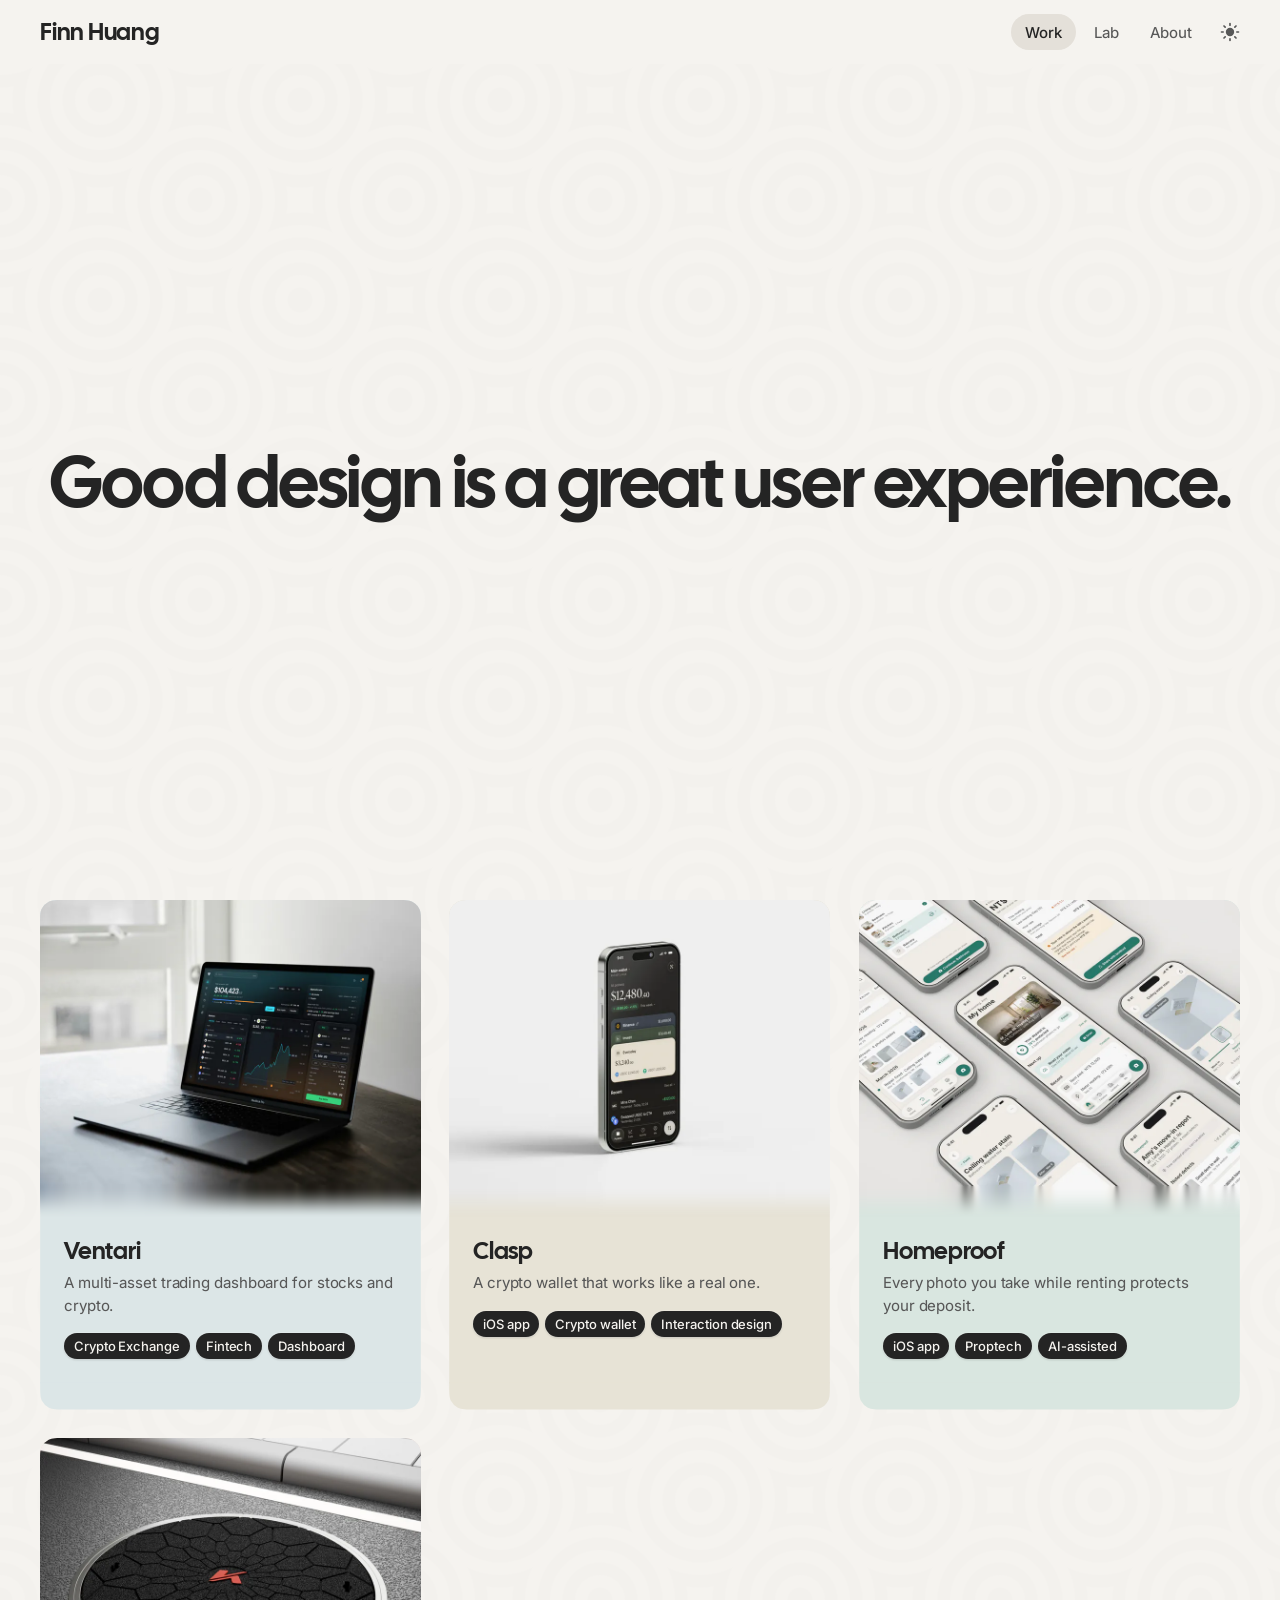
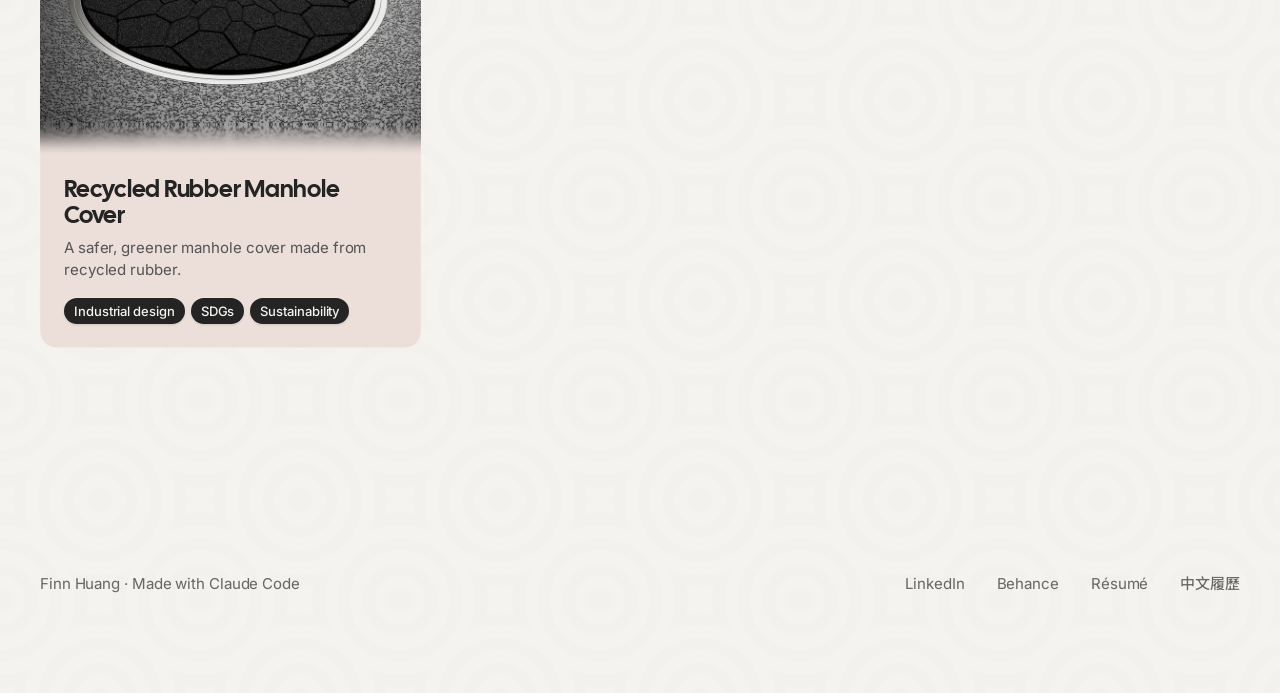
<file: index.html>
<!doctype html>
<html lang="en">
<head>
<meta charset="utf-8">
<meta name="viewport" content="width=device-width, initial-scale=1">
<title>Finn Huang</title>
<!-- Opt in to the page transition before anything else loads, so Chrome always sees it (§4.2). -->
<style>@view-transition { navigation: auto; }</style>
<meta name="description" content="Finn Huang is a UI/UX designer in New Taipei.">
<link rel="icon" href="/favicon.ico" sizes="32x32">
<link rel="icon" href="/favicon.svg" type="image/svg+xml">
<link rel="apple-touch-icon" href="/apple-touch-icon.png">
<meta property="og:type" content="website">
<meta property="og:title" content="Finn Huang">
<meta property="og:description" content="Finn Huang is a UI/UX designer in New Taipei.">
<meta property="og:url" content="https://finnhuang0803.github.io/">
<meta property="og:image" content="https://finnhuang0803.github.io/share-card.png">
<meta property="og:image:width" content="1200">
<meta property="og:image:height" content="630">
<meta name="twitter:card" content="summary_large_image">
<meta name="twitter:image" content="https://finnhuang0803.github.io/share-card.png">
<script src="/assets/js/theme-init.js"></script>
<script src="/assets/js/transition.js"></script>
<script>document.documentElement.classList.add("js")</script>
<link rel="preload" href="/assets/fonts/cal-sans-latin-400-normal.woff2" as="font" type="font/woff2" crossorigin>
<link rel="preload" href="/assets/fonts/inter-latin-wght-normal.woff2" as="font" type="font/woff2" crossorigin>
<link rel="stylesheet" href="/assets/css/tokens.css">
<link rel="stylesheet" href="/assets/css/site.css">
<link rel="stylesheet" href="/assets/css/transition.css">
<link rel="stylesheet" href="/assets/css/home.css">
<link rel="preload" href="/content/projects.json" as="fetch" crossorigin>
<script type="module" src="/assets/js/site.js"></script>
<script type="module" src="/assets/js/home.js"></script>
</head>
<body>
  <!-- Background pattern (§4.1): resting layer + pointer spotlight, drawn behind everything. -->
  <div class="home-bg" aria-hidden="true"><div class="home-bg__rest"></div><div class="home-bg__lit"></div></div>
  <a class="skip-link" href="#main">Skip to content</a>

  <!-- Navigation bar: identical on every page; only aria-current moves. -->
  <header class="site-nav">
    <div class="container site-nav__inner">
      <a class="site-nav__name" href="/">Finn Huang</a>
      <nav aria-label="Main">
        <ul class="site-nav__list">
          <li><a class="site-nav__link" href="/" aria-current="page">Work</a></li>
          <li><a class="site-nav__link" href="/lab/">Lab</a></li>
          <li><a class="site-nav__link" href="/about/">About</a></li>
        </ul>
      </nav>
      <button class="theme-toggle sq" data-squircle="12" type="button" aria-label="Switch theme">
        <svg class="sq-shape" aria-hidden="true"><path class="hover"/><path class="ring"/></svg>
        <svg class="theme-toggle__icon" viewBox="0 0 24 24" aria-hidden="true">
          <mask id="theme-toggle-mask" maskUnits="userSpaceOnUse" x="-4" y="-4" width="32" height="32">
            <rect x="-4" y="-4" width="32" height="32" fill="#fff"/>
            <circle class="theme-toggle__cut" cx="17.2" cy="7.6" r="7.4" fill="#000"/>
          </mask>
          <g mask="url(#theme-toggle-mask)"><circle class="theme-toggle__disc" cx="12" cy="12" r="5"/></g>
          <path class="theme-toggle__rays" d="M12 1.8v2M12 20.2v2M1.8 12h2M20.2 12h2M4.79 4.79l1.41 1.41M17.8 17.8l1.41 1.41M4.79 19.21l1.41-1.41M17.8 6.2l1.41-1.41"/>
        </svg>
      </button>
    </div>
  </header>

  <main id="main" class="page">
    <h1 class="visually-hidden">Work</h1>

    <!-- Opening (§4.1): "Good design is" + a phrase that changes every 3s with a split-flap wave. -->
    <section class="opening" aria-label="Opening">
      <div class="container">
        <p class="opening__statement" data-page-enter data-flap-static="Good design is" data-flap='["a great user experience.", "intuitive to use.", "easy to understand.", "accessible to all."]'>Good design is a great user experience.</p>
      </div>
      <!-- Scroll hint: fades in 2s after arrival, fades out as soon as the page scrolls. -->
      <svg class="scroll-hint" viewBox="0 0 24 24" aria-hidden="true"><path d="M12 4v15M6 13l6 6 6-6"/></svg>
    </section>

    <!-- Project cards (§4.2), built from /content/projects.json. -->
    <section class="work" aria-labelledby="work-heading">
      <div class="container">
        <h2 class="visually-hidden" id="work-heading">Projects</h2>
        <ul class="card-grid" data-project-grid></ul>
      </div>
    </section>

    <!-- The "View" magnifier that replaces the cursor over a card. -->
    <div class="view-cursor" aria-hidden="true"><div class="view-cursor__glass"><span class="view-cursor__handle"></span><span class="view-cursor__lens">View</span></div></div>
  </main>

  <!-- Footer: identical on every page. -->
  <footer class="site-footer">
    <div class="container site-footer__inner">
      <p class="site-footer__credit">Finn Huang · Made with Claude Code</p>
      <ul class="site-footer__links">
        <li><a class="site-footer__link" href="https://www.linkedin.com/in/finn-huang-227323421" target="_blank" rel="noopener">LinkedIn</a></li>
        <li><a class="site-footer__link" href="https://www.behance.net/huangjack2" target="_blank" rel="noopener">Behance</a></li>
        <li><a class="site-footer__link" href="/Finn-Huang-Resume.pdf" target="_blank" rel="noopener">Résumé</a></li>
        <li><a class="site-footer__link" href="/Finn-Huang-Resume-zh.pdf" target="_blank" rel="noopener" lang="zh-Hant">中文履歷</a></li>
      </ul>
    </div>
  </footer>
</body>
</html>
</file>
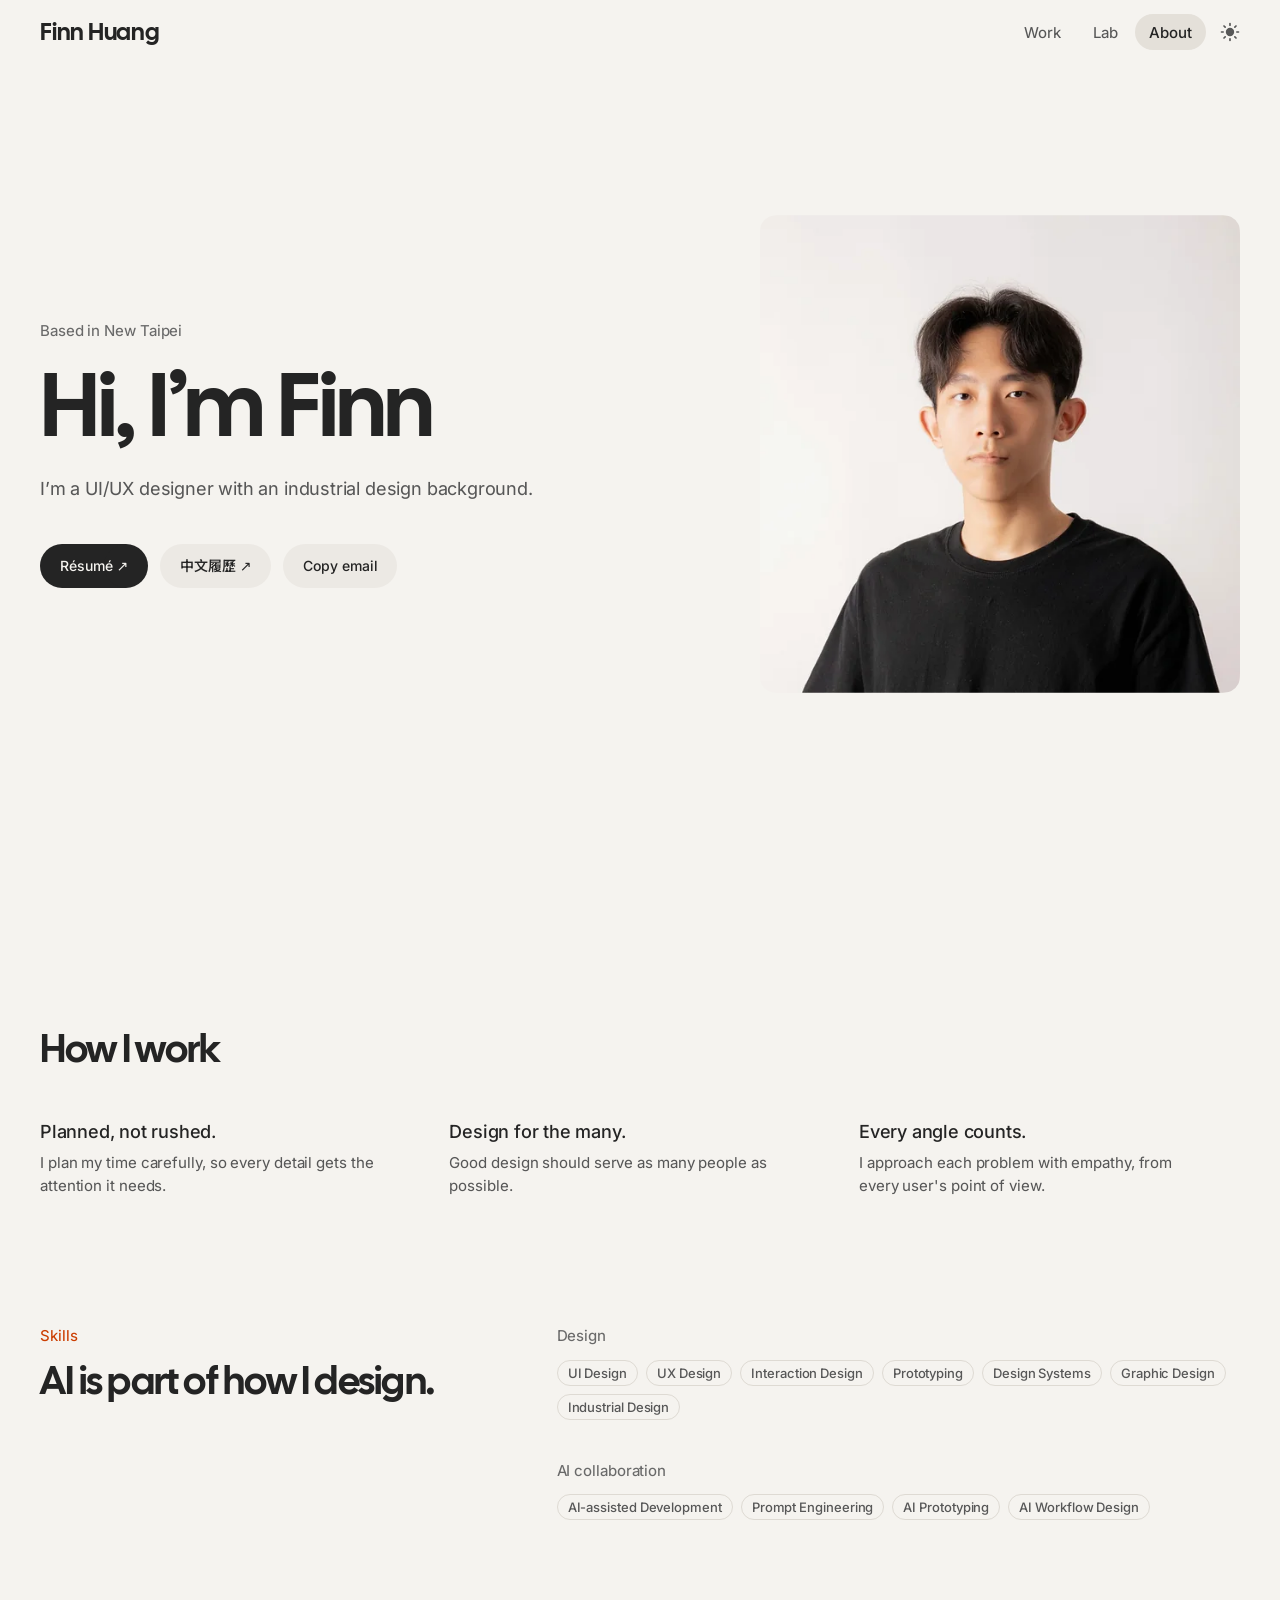
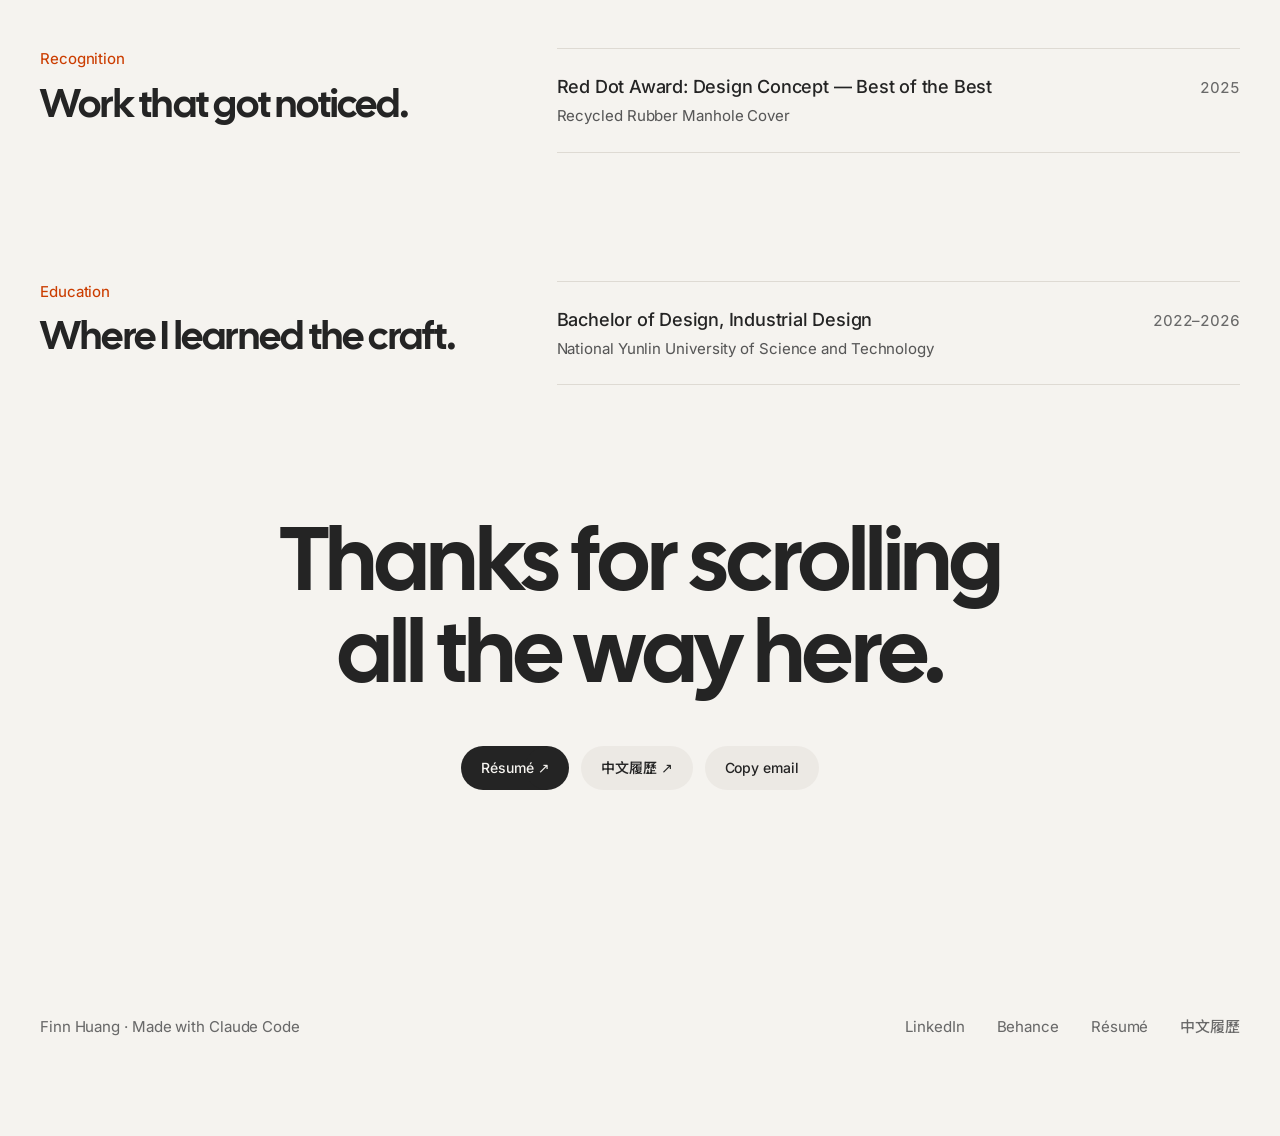
<file: about/index.html>
<!doctype html>
<html lang="en">
<head>
<meta charset="utf-8">
<meta name="viewport" content="width=device-width, initial-scale=1">
<title>About | Finn Huang</title>
<meta name="description" content="About Finn, UI/UX designer.">
<link rel="icon" href="/favicon.ico" sizes="32x32">
<link rel="icon" href="/favicon.svg" type="image/svg+xml">
<link rel="apple-touch-icon" href="/apple-touch-icon.png">
<meta property="og:type" content="website">
<meta property="og:title" content="About | Finn Huang">
<meta property="og:description" content="About Finn, UI/UX designer.">
<meta property="og:url" content="https://finnhuang0803.github.io/about/">
<meta property="og:image" content="https://finnhuang0803.github.io/share-card.png">
<meta property="og:image:width" content="1200">
<meta property="og:image:height" content="630">
<meta name="twitter:card" content="summary_large_image">
<meta name="twitter:image" content="https://finnhuang0803.github.io/share-card.png">
<script src="/assets/js/theme-init.js"></script>
<script>document.documentElement.classList.add("js")</script>
<link rel="preload" href="/assets/fonts/cal-sans-latin-400-normal.woff2" as="font" type="font/woff2" crossorigin>
<link rel="preload" href="/assets/fonts/inter-latin-wght-normal.woff2" as="font" type="font/woff2" crossorigin>
<link rel="preload" as="image" href="/about/finn-huang-560.webp" imagesrcset="/about/finn-huang-560.webp 1x, /about/finn-huang-1120.webp 2x" fetchpriority="high">
<link rel="stylesheet" href="/assets/css/tokens.css">
<link rel="stylesheet" href="/assets/css/site.css">
<link rel="stylesheet" href="/assets/css/about.css">
<script type="module" src="/assets/js/site.js"></script>
<script type="module" src="/assets/js/about.js"></script>
</head>
<body>
  <a class="skip-link" href="#main">Skip to content</a>

  <!-- Navigation bar: identical on every page; only aria-current moves. -->
  <header class="site-nav">
    <div class="container site-nav__inner">
      <a class="site-nav__name" href="/">Finn Huang</a>
      <nav aria-label="Main">
        <ul class="site-nav__list">
          <li><a class="site-nav__link" href="/">Work</a></li>
          <li><a class="site-nav__link" href="/lab/">Lab</a></li>
          <li><a class="site-nav__link" href="/about/" aria-current="page">About</a></li>
        </ul>
      </nav>
      <button class="theme-toggle sq" data-squircle="12" type="button" aria-label="Switch theme">
        <svg class="sq-shape" aria-hidden="true"><path class="hover"/><path class="ring"/></svg>
        <svg class="theme-toggle__icon" viewBox="0 0 24 24" aria-hidden="true">
          <mask id="theme-toggle-mask" maskUnits="userSpaceOnUse" x="-4" y="-4" width="32" height="32">
            <rect x="-4" y="-4" width="32" height="32" fill="#fff"/>
            <circle class="theme-toggle__cut" cx="17.2" cy="7.6" r="7.4" fill="#000"/>
          </mask>
          <g mask="url(#theme-toggle-mask)"><circle class="theme-toggle__disc" cx="12" cy="12" r="5"/></g>
          <path class="theme-toggle__rays" d="M12 1.8v2M12 20.2v2M1.8 12h2M20.2 12h2M4.79 4.79l1.41 1.41M17.8 17.8l1.41 1.41M4.79 19.21l1.41-1.41M17.8 6.2l1.41-1.41"/>
        </svg>
      </button>
    </div>
  </header>

  <main id="main" class="page about">

    <!-- 7.1 Intro: fills the first screen. Its elements play the page entrance (§3). -->
    <section class="container about-intro" aria-labelledby="about-name">
      <div class="about-intro__text">
        <p class="about-intro__place" data-page-enter>Based in New Taipei</p>
        <h1 class="about-intro__name" id="about-name" data-page-enter>Hi, I’m Finn</h1>
        <p class="about-intro__lead" data-page-enter>I’m a UI/UX designer with an industrial design background.</p>
        <div class="about-actions" data-page-enter>
          <a class="btn btn--primary" href="/Finn-Huang-Resume.pdf" target="_blank" rel="noopener" aria-label="Résumé (opens in a new tab)">
            <span class="btn__shape" aria-hidden="true"><span class="btn__ring-a"><i class="l"></i><i class="m"></i><i class="r"></i></span><span class="btn__ring-b"><i class="l"></i><i class="m"></i><i class="r"></i></span><span class="btn__fill"><i class="l"></i><i class="m"></i><i class="r"></i></span></span>
            <span class="btn__label">Résumé ↗</span>
          </a>
          <a class="btn btn--secondary" href="/Finn-Huang-Resume-zh.pdf" target="_blank" rel="noopener" aria-label="Chinese résumé (opens in a new tab)">
            <span class="btn__shape" aria-hidden="true"><span class="btn__ring-a"><i class="l"></i><i class="m"></i><i class="r"></i></span><span class="btn__ring-b"><i class="l"></i><i class="m"></i><i class="r"></i></span><span class="btn__fill"><i class="l"></i><i class="m"></i><i class="r"></i></span></span>
            <span class="btn__label"><span lang="zh-Hant">中文履歷</span> ↗</span>
          </a>
          <button class="btn btn--secondary" type="button" data-copy-email="jack47340695@gmail.com">
            <span class="btn__shape" aria-hidden="true"><span class="btn__ring-a"><i class="l"></i><i class="m"></i><i class="r"></i></span><span class="btn__ring-b"><i class="l"></i><i class="m"></i><i class="r"></i></span><span class="btn__fill"><i class="l"></i><i class="m"></i><i class="r"></i></span></span>
            <span class="btn__label">Copy email</span>
          </button>
        </div>
        <p class="copy-fallback">Email <a href="mailto:jack47340695@gmail.com">jack47340695@gmail.com</a></p>
      </div>
      <div class="about-photo sq" data-squircle="16" data-page-enter>
        <img src="/about/finn-huang-560.webp" srcset="/about/finn-huang-560.webp 1x, /about/finn-huang-1120.webp 2x"
             width="560" height="557" alt="Portrait of Finn Huang" fetchpriority="high" decoding="async">
      </div>
    </section>

    <!-- 7.2 How I work -->
    <section class="container about-section" aria-labelledby="how-i-work">
      <h2 class="about-heading" id="how-i-work" data-reveal>How I work</h2>
      <ul class="ways">
        <li class="ways__item" data-reveal>
          <h3 class="ways__title">Planned, not rushed.</h3>
          <p class="ways__body">I plan my time carefully, so every detail gets the attention it needs.</p>
        </li>
        <li class="ways__item" data-reveal>
          <h3 class="ways__title">Design for the many.</h3>
          <p class="ways__body">Good design should serve as many people as possible.</p>
        </li>
        <li class="ways__item" data-reveal>
          <h3 class="ways__title">Every angle counts.</h3>
          <p class="ways__body">I approach each problem with empathy, from every user's point of view.</p>
        </li>
      </ul>
    </section>

    <!-- 7.2a Skills (same layout as Recognition and Education; capsules are a plain list, not controls) -->
    <section class="container about-section about-list" aria-labelledby="skills">
      <div class="about-list__head" data-reveal>
        <p class="section-label">Skills</p>
        <h2 class="about-heading" id="skills">AI is part of how I design.</h2>
      </div>
      <div class="skill-groups" data-reveal>
        <div class="skill-group">
          <h3 class="skill-group__label" id="skills-design">Design</h3>
          <ul class="capsules" aria-labelledby="skills-design">
            <li class="capsule">UI Design</li>
            <li class="capsule">UX Design</li>
            <li class="capsule">Interaction Design</li>
            <li class="capsule">Prototyping</li>
            <li class="capsule">Design Systems</li>
            <li class="capsule">Graphic Design</li>
            <li class="capsule">Industrial Design</li>
          </ul>
        </div>
        <div class="skill-group">
          <h3 class="skill-group__label" id="skills-ai">AI collaboration</h3>
          <ul class="capsules" aria-labelledby="skills-ai">
            <li class="capsule">AI-assisted Development</li>
            <li class="capsule">Prompt Engineering</li>
            <li class="capsule">AI Prototyping</li>
            <li class="capsule">AI Workflow Design</li>
          </ul>
        </div>
      </div>
    </section>

    <!-- 7.3 Recognition (same layout as Education) -->
    <section class="container about-section about-list" aria-labelledby="recognition">
      <div class="about-list__head" data-reveal>
        <p class="section-label">Recognition</p>
        <h2 class="about-heading" id="recognition">Work that got noticed.</h2>
      </div>
      <ul class="entries" data-reveal>
        <li class="entry">
          <div class="entry__main">
            <p class="entry__title">Red Dot Award: Design Concept — Best of the Best</p>
            <p class="entry__sub">Recycled Rubber Manhole Cover</p>
          </div>
          <p class="entry__year">2025</p>
        </li>
      </ul>
    </section>

    <!-- 7.4 Education -->
    <section class="container about-section about-list" aria-labelledby="education">
      <div class="about-list__head" data-reveal>
        <p class="section-label">Education</p>
        <h2 class="about-heading" id="education">Where I learned the craft.</h2>
      </div>
      <ul class="entries" data-reveal>
        <li class="entry">
          <div class="entry__main">
            <p class="entry__title">Bachelor of Design, Industrial Design</p>
            <p class="entry__sub">National Yunlin University of Science and Technology</p>
          </div>
          <p class="entry__year">2022–2026</p>
        </li>
      </ul>
    </section>

    <!-- 7.5 Closing -->
    <section class="container about-section about-closing" aria-label="Closing">
      <p class="about-closing__line" data-reveal>Thanks for scrolling all the way here.</p>
      <div class="about-actions about-actions--center" data-reveal>
        <a class="btn btn--primary" href="/Finn-Huang-Resume.pdf" target="_blank" rel="noopener" aria-label="Résumé (opens in a new tab)">
          <span class="btn__shape" aria-hidden="true"><span class="btn__ring-a"><i class="l"></i><i class="m"></i><i class="r"></i></span><span class="btn__ring-b"><i class="l"></i><i class="m"></i><i class="r"></i></span><span class="btn__fill"><i class="l"></i><i class="m"></i><i class="r"></i></span></span>
          <span class="btn__label">Résumé ↗</span>
        </a>
        <a class="btn btn--secondary" href="/Finn-Huang-Resume-zh.pdf" target="_blank" rel="noopener" aria-label="Chinese résumé (opens in a new tab)">
          <span class="btn__shape" aria-hidden="true"><span class="btn__ring-a"><i class="l"></i><i class="m"></i><i class="r"></i></span><span class="btn__ring-b"><i class="l"></i><i class="m"></i><i class="r"></i></span><span class="btn__fill"><i class="l"></i><i class="m"></i><i class="r"></i></span></span>
          <span class="btn__label"><span lang="zh-Hant">中文履歷</span> ↗</span>
        </a>
        <button class="btn btn--secondary" type="button" data-copy-email="jack47340695@gmail.com">
          <span class="btn__shape" aria-hidden="true"><span class="btn__ring-a"><i class="l"></i><i class="m"></i><i class="r"></i></span><span class="btn__ring-b"><i class="l"></i><i class="m"></i><i class="r"></i></span><span class="btn__fill"><i class="l"></i><i class="m"></i><i class="r"></i></span></span>
          <span class="btn__label">Copy email</span>
        </button>
      </div>
      <p class="copy-fallback copy-fallback--center">Email <a href="mailto:jack47340695@gmail.com">jack47340695@gmail.com</a></p>
    </section>

    <!-- Screen-reader announcements for Copy email (§7.6) -->
    <p class="visually-hidden" aria-live="polite" data-copy-status></p>
  </main>

  <!-- Footer: identical on every page. -->
  <footer class="site-footer">
    <div class="container site-footer__inner">
      <p class="site-footer__credit">Finn Huang · Made with Claude Code</p>
      <ul class="site-footer__links">
        <li><a class="site-footer__link" href="https://www.linkedin.com/in/finn-huang-227323421" target="_blank" rel="noopener">LinkedIn</a></li>
        <li><a class="site-footer__link" href="https://www.behance.net/huangjack2" target="_blank" rel="noopener">Behance</a></li>
        <li><a class="site-footer__link" href="/Finn-Huang-Resume.pdf" target="_blank" rel="noopener">Résumé</a></li>
        <li><a class="site-footer__link" href="/Finn-Huang-Resume-zh.pdf" target="_blank" rel="noopener" lang="zh-Hant">中文履歷</a></li>
      </ul>
    </div>
  </footer>
</body>
</html>
</file>
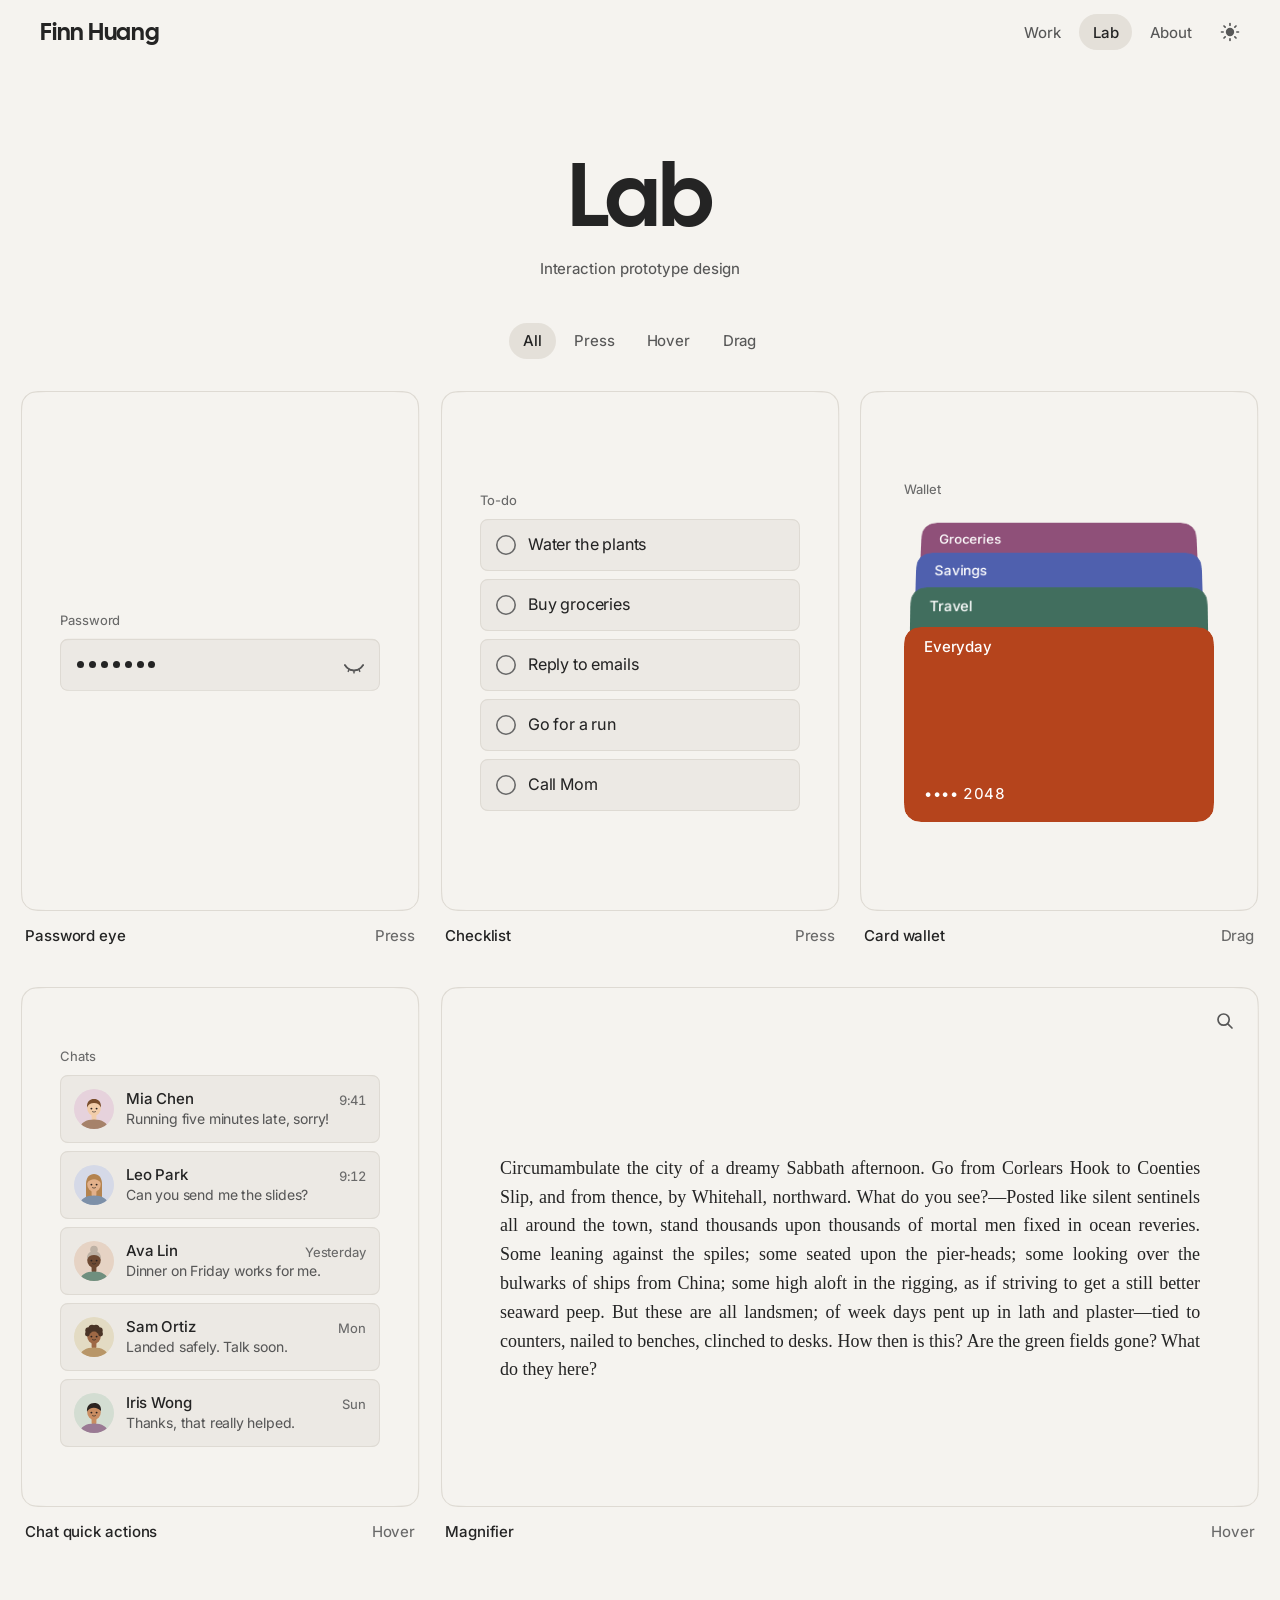
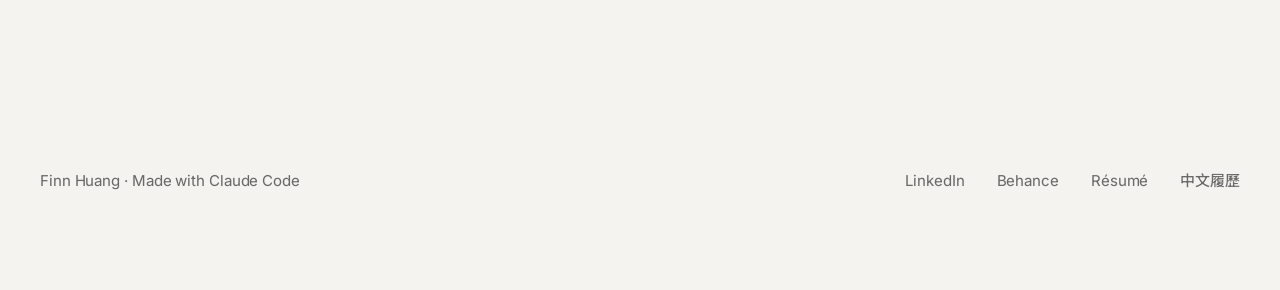
<file: lab/index.html>
<!doctype html>
<html lang="en">
<head>
<meta charset="utf-8">
<meta name="viewport" content="width=device-width, initial-scale=1">
<title>Lab | Finn Huang</title>
<meta name="description" content="Interaction prototypes by Finn.">
<link rel="icon" href="/favicon.ico" sizes="32x32">
<link rel="icon" href="/favicon.svg" type="image/svg+xml">
<link rel="apple-touch-icon" href="/apple-touch-icon.png">
<meta property="og:type" content="website">
<meta property="og:title" content="Lab | Finn Huang">
<meta property="og:description" content="Interaction prototypes by Finn.">
<meta property="og:url" content="https://finnhuang0803.github.io/lab/">
<meta property="og:image" content="https://finnhuang0803.github.io/share-card.png">
<meta property="og:image:width" content="1200">
<meta property="og:image:height" content="630">
<meta name="twitter:card" content="summary_large_image">
<meta name="twitter:image" content="https://finnhuang0803.github.io/share-card.png">
<script src="/assets/js/theme-init.js"></script>
<link rel="preload" href="/assets/fonts/cal-sans-latin-400-normal.woff2" as="font" type="font/woff2" crossorigin>
<link rel="preload" href="/assets/fonts/inter-latin-wght-normal.woff2" as="font" type="font/woff2" crossorigin>
<link rel="stylesheet" href="/assets/css/tokens.css">
<link rel="stylesheet" href="/assets/css/site.css">
<link rel="stylesheet" href="/assets/css/lab.css">
<link rel="preload" href="/content/lab.json" as="fetch" crossorigin>
<script type="module" src="/assets/js/site.js"></script>
<script type="module" src="/assets/js/lab.js"></script>
</head>
<body>
  <a class="skip-link" href="#main">Skip to content</a>

  <!-- Navigation bar: identical on every page; only aria-current moves. -->
  <header class="site-nav">
    <div class="container site-nav__inner">
      <a class="site-nav__name" href="/">Finn Huang</a>
      <nav aria-label="Main">
        <ul class="site-nav__list">
          <li><a class="site-nav__link" href="/">Work</a></li>
          <li><a class="site-nav__link" href="/lab/" aria-current="page">Lab</a></li>
          <li><a class="site-nav__link" href="/about/">About</a></li>
        </ul>
      </nav>
      <button class="theme-toggle sq" data-squircle="12" type="button" aria-label="Switch theme">
        <svg class="sq-shape" aria-hidden="true"><path class="hover"/><path class="ring"/></svg>
        <svg class="theme-toggle__icon" viewBox="0 0 24 24" aria-hidden="true">
          <mask id="theme-toggle-mask" maskUnits="userSpaceOnUse" x="-4" y="-4" width="32" height="32">
            <rect x="-4" y="-4" width="32" height="32" fill="#fff"/>
            <circle class="theme-toggle__cut" cx="17.2" cy="7.6" r="7.4" fill="#000"/>
          </mask>
          <g mask="url(#theme-toggle-mask)"><circle class="theme-toggle__disc" cx="12" cy="12" r="5"/></g>
          <path class="theme-toggle__rays" d="M12 1.8v2M12 20.2v2M1.8 12h2M20.2 12h2M4.79 4.79l1.41 1.41M17.8 17.8l1.41 1.41M4.79 19.21l1.41-1.41M17.8 6.2l1.41-1.41"/>
        </svg>
      </button>
    </div>
  </header>

  <main id="main" class="page lab">
    <header class="lab-head">
      <h1 class="lab-title" data-page-enter>Lab</h1>
      <p class="lab-sub" data-page-enter>Interaction prototype design</p>
    </header>

    <!-- Filters (§6): the selected pill slides between them on spring-state (lab.js). -->
    <div class="lab-filters" data-page-enter role="group" aria-label="Filter prototypes by interaction" data-lab-filters>
      <span class="lab-pill" aria-hidden="true"><i class="lab-pill__l"></i><i class="lab-pill__m"></i><i class="lab-pill__r"></i></span>
      <button class="lab-filter" type="button" data-filter="all" data-label="All" aria-pressed="true">All</button>
      <button class="lab-filter" type="button" data-filter="press" data-label="Press" aria-pressed="false">Press</button>
      <button class="lab-filter" type="button" data-filter="hover" data-label="Hover" aria-pressed="false">Hover</button>
      <button class="lab-filter" type="button" data-filter="drag" data-label="Drag" aria-pressed="false">Drag</button>
    </div>
    <p class="visually-hidden" aria-live="polite" data-lab-status></p>

    <!-- Cards are built from /content/lab.json; each hosts its prototype live (lab.js). -->
    <ul class="lab-grid" data-lab-grid></ul>
  </main>

  <!-- Footer: identical on every page. -->
  <footer class="site-footer">
    <div class="container site-footer__inner">
      <p class="site-footer__credit">Finn Huang · Made with Claude Code</p>
      <ul class="site-footer__links">
        <li><a class="site-footer__link" href="https://www.linkedin.com/in/finn-huang-227323421" target="_blank" rel="noopener">LinkedIn</a></li>
        <li><a class="site-footer__link" href="https://www.behance.net/huangjack2" target="_blank" rel="noopener">Behance</a></li>
        <li><a class="site-footer__link" href="/Finn-Huang-Resume.pdf" target="_blank" rel="noopener">Résumé</a></li>
        <li><a class="site-footer__link" href="/Finn-Huang-Resume-zh.pdf" target="_blank" rel="noopener" lang="zh-Hant">中文履歷</a></li>
      </ul>
    </div>
  </footer>
</body>
</html>
</file>
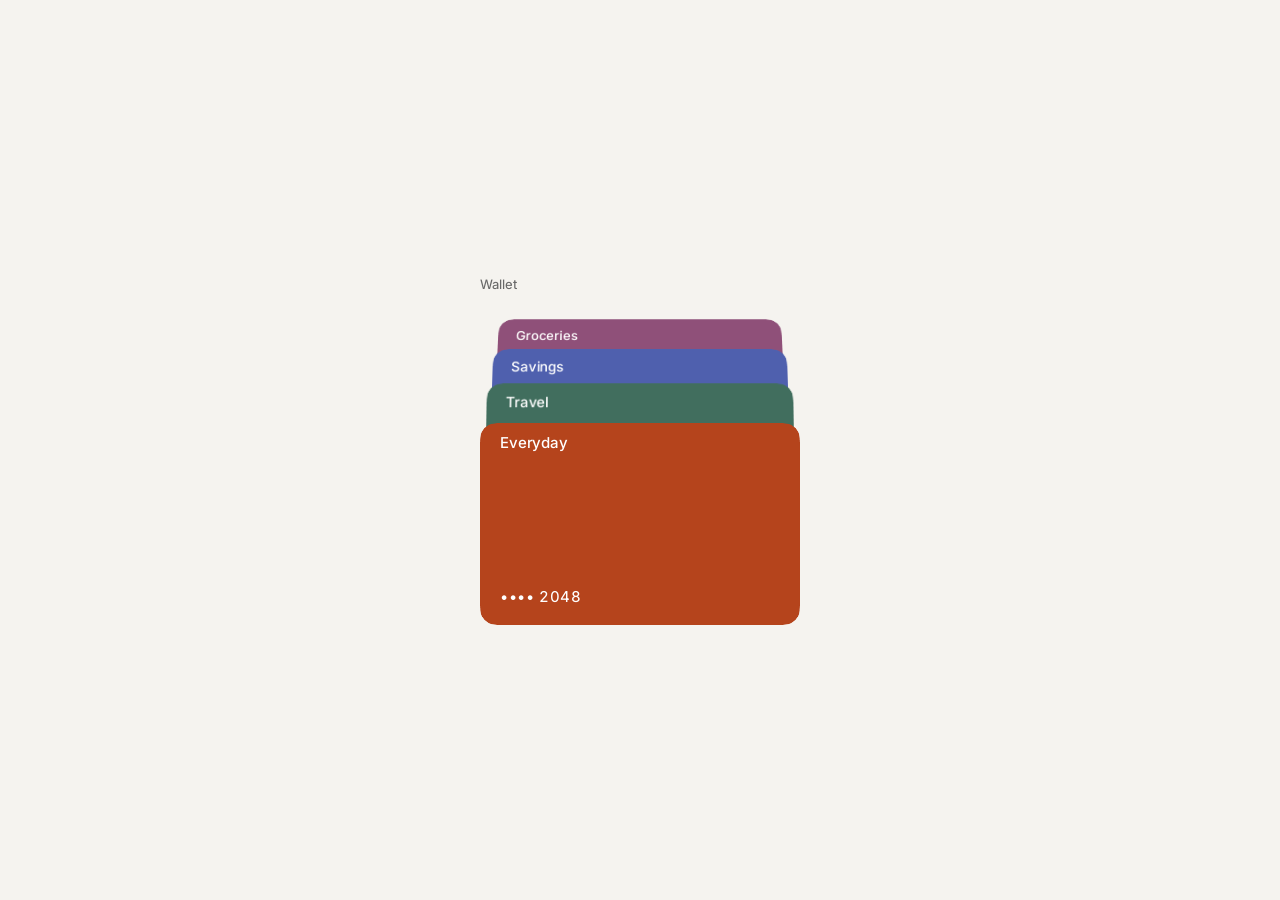
<file: lab/card-wallet/index.html>
<!doctype html>
<html lang="en">
<head>
<meta charset="utf-8">
<meta name="viewport" content="width=device-width, initial-scale=1">
<title>Card wallet</title>
<style>
  @font-face {
    font-family: "Inter";
    src: url("fonts/inter-latin-wght-normal.woff2") format("woff2");
    font-weight: 100 900;
    font-style: normal;
    font-display: swap;
  }

  /* Linen + Ember tokens (site-design-system.md §2) */
  :root {
    color-scheme: light;
    --bg: #F5F3EF;
    --surface: #ECE9E4;
    --line: #DEDAD3;
    --nav-selected: #E4E0D9;
    --ink: #242424;
    --ink-2: #575757;
    --ink-3: #696969;
    --accent: #C2410C;
  }
  @media (prefers-color-scheme: dark) {
    :root:not([data-theme="light"]) {
      color-scheme: dark;
      --bg: #161514;
      --surface: #1F1E1C;
      --line: #2C2A27;
      --nav-selected: #2B2926;
      --ink: #E6E6E6;
      --ink-2: #B0B0B0;
      --ink-3: #8C8C8C;
      --accent: #FB8A5C;
    }
  }
  :root[data-theme="dark"] {
    color-scheme: dark;
    --bg: #161514;
    --surface: #1F1E1C;
    --line: #2C2A27;
    --nav-selected: #2B2926;
    --ink: #E6E6E6;
    --ink-2: #B0B0B0;
    --ink-3: #8C8C8C;
    --accent: #FB8A5C;
  }

  /* Spring easing for hover / press (generated in JS; this is a fallback). */
  :root {
    --spring-press: cubic-bezier(.3, 1.4, .5, 1);
    --spring-press-dur: 360ms;
  }

  *, *::before, *::after { box-sizing: border-box; }
  html, body { height: 100%; margin: 0; }
  body {
    background: var(--bg);
    color: var(--ink);
    font-family: "Inter", system-ui, -apple-system, "Segoe UI", sans-serif;
    font-size: 16px;
    line-height: 25.6px;
    font-weight: 420;
    letter-spacing: -0.011em;
    -webkit-font-smoothing: antialiased;
    display: grid;
    place-items: center;
    padding: 16px;
    transition: background-color 400ms ease, color 400ms ease;
  }

  .proto {
    width: min(320px, 100%);
    display: grid;
    gap: 8px;
  }

  .label {
    font-size: 13px;
    line-height: 1.5;
    font-weight: 450;
    color: var(--ink-3);
    letter-spacing: -0.006em;
    user-select: none;
  }

  /* Stage: cards are positioned by JS (translateY + opacity). */
  .stage {
    --card-h: 202px;
    --peek: 40px;
    position: relative;
    height: calc(var(--card-h) + 3 * var(--peek));
    perspective: 1000px;             /* real depth for the flip and the stack */
    perspective-origin: 50% 20%;
    touch-action: none;              /* our own vertical drag, also on touch screens */
    cursor: grab;
    user-select: none;
    -webkit-user-select: none;
    -webkit-tap-highlight-color: transparent;
    outline: none;
  }
  .stage.is-dragging { cursor: grabbing; }
  .stage.is-popped { cursor: pointer; }
  /* While a card is out, the others sink into the "pocket": cut off at the stage's bottom edge. */
  .stage.is-pocket { clip-path: inset(-400px -200px 0 -200px); }

  .card {
    position: absolute;
    left: 0; right: 0; top: 0;
    height: var(--card-h);
    transform-origin: 50% 100%;      /* the flip axis: the card's bottom edge */
    backface-visibility: hidden;     /* a card flipped past 90° is gone, never seen from behind */
    will-change: transform, opacity;
  }

  /* Squircle shapes: element is clipped to the path, fill drawn on the same path. */
  .sq { position: relative; isolation: isolate; }
  .sq > svg.shape {
    position: absolute; inset: 0;
    width: 100%; height: 100%;
    overflow: visible;
    pointer-events: none;
    z-index: -1;
  }

  .face {
    width: 100%; height: 100%;
    display: flex;
    flex-direction: column;
    justify-content: space-between;
    padding: 10px 20px 18px;
    color: #FFFFFF;
    transition: transform var(--spring-press-dur) var(--spring-press);
  }
  .face > svg.shape .fill { fill: var(--card); }
  .face > svg.shape .ring { fill: none; stroke: var(--accent); stroke-width: 4; opacity: 0; }

  .name {
    font-size: 15px;
    line-height: 20px;
    font-weight: 500;
    letter-spacing: -0.01em;
  }
  .num {
    font-size: 15px;
    line-height: 20px;
    font-weight: 450;
    font-variant-numeric: tabular-nums;
    letter-spacing: 0.04em;
  }

  /* Instant feedback: hover lifts a card a little, press presses it in. */
  @media (hover: hover) {
    .stage:not(.is-dragging) .card:hover .face { transform: translateY(-4px); }
  }
  .stage:not(.is-dragging) .card.is-pressed .face { transform: scale(.98); transition-duration: 120ms; transition-timing-function: ease-out; }

  /* Keyboard focus: accent ring on the front (or popped) card. */
  .stage:focus-visible .card.is-current .face > svg.shape .ring { opacity: 1; }

  .sr-only {
    position: absolute; width: 1px; height: 1px;
    margin: -1px; padding: 0; overflow: hidden;
    clip: rect(0 0 0 0); white-space: nowrap; border: 0;
  }

  @media (prefers-reduced-motion: reduce) {
    .face { transition: none !important; }
    .stage .card:hover .face, .stage .card.is-pressed .face { transform: none !important; }
  }
</style>
</head>
<body>
  <div class="proto">
    <span class="label" id="wallet-label">Wallet</span>
    <div class="stage" id="stage" tabindex="0" role="group"
         aria-labelledby="wallet-label" aria-describedby="wallet-help"></div>
    <span class="sr-only" id="wallet-help">Up and down arrow keys flip through the cards. Enter pops out the front card; Escape puts it back.</span>
    <span class="sr-only" id="wallet-status" aria-live="polite"></span>
  </div>

<script>
(() => {
  // Fictional cards: plain solid colours, a name and a masked number. No brands or logos.
  const CARDS = [
    { name: "Everyday",  num: "2048", color: "#B5441C" },  // Ember
    { name: "Travel",    num: "7315", color: "#416E5E" },  // Sage   (was #3F6B5C: 3.01:1 on dark)
    { name: "Savings",   num: "0926", color: "#4F60AE" },  // Indigo (was #4A5AA3: 2.85:1 on dark)
    { name: "Groceries", num: "4471", color: "#8F5079" },  // Plum   (was #8A4D75: 2.95:1 on dark)
    { name: "Gifts",     num: "5803", color: "#8A6420" },  // Ochre
  ];
  const N = CARDS.length;
  const PEEK = 40;            // px of each card visible above the front card
  const BACK = 3;             // how many cards peek out behind the front card
  const DRAG_PX = 100;        // px of drag that flips one card
  const PROJECT = 0.25;       // s: how far a flick carries (velocity × this)
  const MAX_FLICK = 3;        // a flick moves at most this many cards
  const TAP_SLOP = 6;         // px: less movement than this is a click, not a drag
  const FLIP = 100;           // degrees the front card turns over one card of drag (gone past 90°)
  const TILT = 6;             // degrees each card behind leans back
  const DEPTH = 24;           // px each card behind sits further away
  const POCKET_GAP = 6;       // px between the popped card and the sunken stack
  const POCKET_STRIP = 28;    // px of each sunken card left showing
  const POP_FORWARD = 16;     // px the popped card comes toward the viewer

  const root = document.documentElement;
  const stage = document.getElementById("stage");
  const statusEl = document.getElementById("wallet-status");

  // Theme: ?theme=light|dark overrides the system setting (the Lab page can also set data-theme).
  const qTheme = new URLSearchParams(location.search).get("theme");
  if (qTheme === "light" || qTheme === "dark") root.dataset.theme = qTheme;

  const reduceMotion = matchMedia("(prefers-reduced-motion: reduce)");

  // ---------- Spring easing for hover / press (same as password-eye and checklist) ----------
  function springLinear(response, damping) {
    const w = 2 * Math.PI / response;
    const wd = w * Math.sqrt(1 - damping * damping);
    const x = t => 1 - Math.exp(-damping * w * t) * (Math.cos(wd * t) + (damping * w / wd) * Math.sin(wd * t));
    const dur = Math.log(1000) / (damping * w);
    const n = 48, pts = [];
    for (let i = 0; i <= n; i++) pts.push(+x(dur * i / n).toFixed(4));
    pts[n] = 1;
    return { easing: `linear(${pts.join(", ")})`, ms: Math.round(dur * 1000) };
  }
  if (CSS.supports("transition-timing-function", "linear(0, 1)")) {
    const press = springLinear(0.3, 0.6);
    root.style.setProperty("--spring-press", press.easing);
    root.style.setProperty("--spring-press-dur", press.ms + "ms");
  }

  // ---------- Squircle (site-design-system.md §2) ----------
  function squircle(w, h, r, s = 0.6) {
    const rad = d => d * Math.PI / 180, f = v => +v.toFixed(3);
    const p = (1 + s) * r;
    if (p > Math.min(w, h) / 2) throw new Error("too small for 60% smoothing: " + w + "x" + h + " r" + r);
    const am = 90 * (1 - s), L = Math.sin(rad(am / 2)) * r * Math.SQRT2;
    const p34 = r * Math.tan(rad((90 - am) / 4)), beta = 45 * s;
    const c = p34 * Math.cos(rad(beta)), d = c * Math.tan(rad(beta));
    const b = (p - L - c - d) / 3, a = 2 * b;
    const A=f(a),AB=f(a+b),ABC=f(a+b+c),BC=f(b+c),C=f(c),D=f(d),R=f(r),l=f(L);
    return [`M ${f(w-p)} 0`,`c ${A} 0 ${AB} 0 ${ABC} ${D}`,`a ${R} ${R} 0 0 1 ${l} ${l}`,`c ${D} ${C} ${D} ${BC} ${D} ${ABC}`,
      `L ${w} ${f(h-p)}`,`c 0 ${A} 0 ${AB} ${-D} ${ABC}`,`a ${R} ${R} 0 0 1 ${-l} ${l}`,`c ${-C} ${D} ${-BC} ${D} ${-ABC} ${D}`,
      `L ${f(p)} ${h}`,`c ${-A} 0 ${-AB} 0 ${-ABC} ${-D}`,`a ${R} ${R} 0 0 1 ${-l} ${-l}`,`c ${-D} ${-C} ${-D} ${-BC} ${-D} ${-ABC}`,
      `L 0 ${f(p)}`,`c 0 ${-A} 0 ${-AB} ${D} ${-ABC}`,`a ${R} ${R} 0 0 1 ${l} ${-l}`,`c ${C} ${-D} ${BC} ${-D} ${ABC} ${-D}`,`Z`].join(" ");
  }
  function shapeSquircle(el) {
    const w = el.offsetWidth, h = el.offsetHeight, r = +el.dataset.radius;
    if (!w || !h) return;
    const d = squircle(w, h, r);
    el.style.clipPath = `path("${d}")`;
    const svg = el.querySelector(":scope > svg.shape");
    svg.setAttribute("viewBox", `0 0 ${w} ${h}`);
    svg.querySelectorAll("path").forEach(p => p.setAttribute("d", d));
  }

  // ---------- Build cards ----------
  const cards = CARDS.map((c, i) => {
    const el = document.createElement("div");
    el.className = "card";
    el.dataset.i = i;
    el.setAttribute("aria-hidden", "true");
    el.innerHTML = `
      <div class="face sq" data-radius="16" style="--card:${c.color}">
        <svg class="shape" aria-hidden="true"><path class="fill"/><path class="ring"/></svg>
        <span class="name">${c.name}</span>
        <span class="num">•••• ${c.num}</span>
      </div>`;
    stage.appendChild(el);
    return { el, face: el.firstElementChild };
  });

  // The flip must stay inside the prototype's own area (its Lab card): near edge-on the falling
  // card's top edge comes about one card height toward the viewer, so with perspective it looks
  // wider than the stack and reaches below it. The stack is as wide as it can be (at most 320)
  // while that widest moment still fits inside the page, with a small margin, never clipped.
  const PERSPECTIVE = 1000, ORIGIN_Y = 0.2, FIT_MARGIN = 6, MAX_W = 320;
  const proto = stage.parentElement;
  function flipFits(w, availW, availH, labelH) {
    const h = w / 1.586, stageH = h + BACK * PEEK;
    const grow = PERSPECTIVE / (PERSPECTIVE - h);              // scale of the near edge
    const wide = w * grow;                                      // its projected width
    const below = (1 - ORIGIN_Y) * stageH * (grow - 1);         // how far it reaches under the stack
    const spaceBelow = (availH - (labelH + 8 + stageH)) / 2;    // the stage is centred in the page
    return wide <= availW - 2 * FIT_MARGIN && below <= spaceBelow - FIT_MARGIN;
  }
  function fitStack() {
    const availW = root.clientWidth, availH = root.clientHeight;
    const labelH = proto.firstElementChild.offsetHeight || 20;
    let w = Math.min(MAX_W, availW - 32);                       // 16px page padding each side
    while (w > 200 && !flipFits(w, availW, availH, labelH)) w -= 1;
    proto.style.width = w + "px";
  }
  fitStack();
  addEventListener("resize", fitStack);

  // Card height follows the credit-card ratio of the available width.
  let cardH = 202;
  const ro = new ResizeObserver(() => {
    cardH = Math.round(stage.offsetWidth / 1.586);
    stage.style.setProperty("--card-h", cardH + "px");
    stage.style.setProperty("--peek", PEEK + "px");
    cards.forEach(c => shapeSquircle(c.face));
    render();
  });
  ro.observe(stage);

  // ---------- State ----------
  // p: continuous position in the deck (p = 2 means card 2 is in front). Grows when dragging down.
  // q: pop-out progress 0..1 for card `popIdx`.
  const S = {
    p: 0, pv: 0, pTarget: 0,
    q: 0, qv: 0, qTarget: 0,
    popIdx: -1, pendingPop: -1,
    dragging: false,
  };
  const mod = (a, n) => ((a % n) + n) % n;
  const frontIdx = () => mod(Math.round(S.pTarget), N);

  // Where card i sits for deck position p (before pop-out is applied).
  // y: px from the stage top; a: degrees around the card's bottom edge (negative = top toward you);
  // z: px toward the viewer.
  function restPose(d) {
    const Y0 = BACK * PEEK;
    if (d < 0) {                                 // the front card flipping down, rigid, around its bottom edge
      return { y: Y0, a: Math.max(-FLIP, d * FLIP), z: 0 };
    }
    const k = Math.min(d, BACK);
    return {
      y: Y0 - k * PEEK,
      a: k * TILT,
      z: -d * DEPTH,                             // the hidden fifth card keeps going further back
    };
  }

  function render() {
    const popping = S.popIdx >= 0 && S.q !== 0;
    // Order of the other cards in the sunken stack (front-most first).
    const ds = cards.map((_, i) => { let d = mod(i - S.p, N); if (d > N - 1) d -= N; return d; });
    const others = cards.map((_, i) => i).filter(i => i !== S.popIdx).sort((a, b) => ds[a] - ds[b]);
    const pocketTop = cardH + POCKET_GAP;
    cards.forEach((c, i) => {
      const d = ds[i];
      const rest = restPose(d);
      let { y, a, z } = rest;
      if (popping) {
        let tgt;
        if (i === S.popIdx) {
          tgt = { y: 0, a: 0, z: POP_FORWARD };   // jumps up out of the stack
        } else {
          const r = others.indexOf(i);           // 0 = front-most of the rest
          tgt = { y: pocketTop + (others.length - 1 - r) * POCKET_STRIP, a: 0, z: -r * 6 };
        }
        y += (tgt.y - y) * S.q;
        a += (tgt.a - a) * S.q;
        z += (tgt.z - z) * S.q;
      }
      // Stacking always follows the deck order, also while a card is out or going back,
      // so a card never jumps in front of the cards that are in front of it.
      const zi = Math.round(100 - d * 10);
      c.el.style.transform =
        `translateY(${y.toFixed(2)}px) translateZ(${z.toFixed(2)}px) rotateX(${a.toFixed(2)}deg)`;
      c.el.style.zIndex = zi;
      const gone = a <= -90;                     // flipped past edge-on
      c.el.style.opacity = gone ? "0" : "1";
      c.el.style.pointerEvents = gone ? "none" : "";
      c.el.classList.toggle("is-current", S.popIdx >= 0 ? i === S.popIdx : i === frontIdx());
    });
    stage.classList.toggle("is-popped", S.popIdx >= 0 && S.qTarget === 1);
    stage.classList.toggle("is-pocket", S.popIdx >= 0);
  }

  // ---------- Springs (real elapsed time, sub-stepped, interruptible) ----------
  const springK = (response) => (2 * Math.PI / response) ** 2;
  const springC = (response, damping) => 2 * damping * (2 * Math.PI / response);
  // Deck travel: same values as the checklist row travel. Pop: same as the state-change spring.
  const DECK = { K: springK(0.5), C: springC(0.5, 0.8) };
  const POP  = { K: springK(0.42), C: springC(0.42, 0.72) };
  const CALM = { K: springK(0.2), C: springC(0.2, 1) };   // reduce motion: quick, no bounce

  let raf = 0, last = 0;
  function step(t) {
    const dt = Math.min(0.5, Math.max(0, (t - last) / 1000) || 0.016);
    last = t;
    const n = Math.max(1, Math.ceil(dt / 0.004)), h = dt / n;
    const deck = reduceMotion.matches ? CALM : DECK;
    const pop = reduceMotion.matches ? CALM : POP;
    for (let s = 0; s < n; s++) {
      if (!S.dragging) {
        S.pv += (-deck.K * (S.p - S.pTarget) - deck.C * S.pv) * h;
        S.p += S.pv * h;
      }
      S.qv += (-pop.K * (S.q - S.qTarget) - pop.C * S.qv) * h;
      S.q += S.qv * h;
    }
    let busy = false;
    if (!S.dragging) {
      if (Math.abs(S.p - S.pTarget) < 0.0005 && Math.abs(S.pv) < 0.005) { S.p = S.pTarget; S.pv = 0; }
      else busy = true;
    }
    if (Math.abs(S.q - S.qTarget) < 0.0005 && Math.abs(S.qv) < 0.005) {
      S.q = S.qTarget; S.qv = 0;
      if (S.q === 0 && S.popIdx >= 0) {
        S.popIdx = -1;
        if (S.pendingPop >= 0) { const k = S.pendingPop; S.pendingPop = -1; popOut(k); busy = true; }
      }
    } else busy = true;
    render();
    raf = busy ? requestAnimationFrame(step) : 0;
  }
  function kick() {
    if (!raf) { last = performance.now(); raf = requestAnimationFrame(step); }
  }

  // ---------- Actions ----------
  function announce() {
    const c = CARDS[S.popIdx >= 0 && S.qTarget === 1 ? S.popIdx : frontIdx()];
    statusEl.textContent = S.popIdx >= 0 && S.qTarget === 1
      ? `${c.name} card, ending ${c.num}, popped out.`
      : `${c.name} card, ending ${c.num}, in front. ${frontIdx() + 1} of ${N}.`;
  }
  function flipTo(target, velocity = 0) {
    S.pTarget = target;
    S.pv = velocity;
    kick();
    announce();
  }
  function popOut(i) {
    if (S.popIdx >= 0 && S.popIdx !== i) {       // another card is still settling back
      S.pendingPop = i; S.qTarget = 0; kick(); return;
    }
    S.popIdx = i; S.qTarget = 1; kick(); announce();
  }
  function putBack() {
    if (S.popIdx < 0) return;
    S.pendingPop = -1; S.qTarget = 0; kick(); announce();
  }
  const isPopped = () => S.popIdx >= 0 && S.qTarget === 1;

  // ---------- Pointer: vertical drag (mouse, pen, touch), flick momentum, click to pop ----------
  let drag = null;
  stage.addEventListener("pointerdown", e => {
    if (e.button !== 0) return;
    const cardEl = e.target.closest(".card");
    drag = {
      id: e.pointerId, y0: e.clientY, p0: S.p, moved: false,
      cardEl, samples: [{ t: e.timeStamp, y: e.clientY }],
    };
    if (cardEl) cardEl.classList.add("is-pressed");
    try { stage.setPointerCapture(e.pointerId); } catch (_) { /* pointer already gone */ }
  });
  stage.addEventListener("pointermove", e => {
    if (!drag || e.pointerId !== drag.id) return;
    const dy = e.clientY - drag.y0;
    if (!drag.moved && Math.abs(dy) > TAP_SLOP && !isPopped()) {
      drag.moved = true;
      drag.y0 = e.clientY;                       // start tracking from here, no jump
      drag.p0 = S.p;
      S.dragging = true; S.pv = 0;
      stage.classList.add("is-dragging");
      if (drag.cardEl) drag.cardEl.classList.remove("is-pressed");
    }
    if (!drag.moved) return;
    S.p = drag.p0 + (e.clientY - drag.y0) / DRAG_PX;  // drag down = next card
    drag.samples.push({ t: e.timeStamp, y: e.clientY });
    while (drag.samples.length > 2 && e.timeStamp - drag.samples[0].t > 100) drag.samples.shift();
    render();
  });
  function endDrag(e, cancelled) {
    if (!drag || e.pointerId !== drag.id) return;
    const d = drag; drag = null;
    if (d.cardEl) d.cardEl.classList.remove("is-pressed");
    if (!d.moved) {
      if (cancelled) return;
      // Click: pop the card out, or put the popped card back.
      if (isPopped()) putBack();
      else if (d.cardEl) popOut(+d.cardEl.dataset.i);
      return;
    }
    S.dragging = false;
    stage.classList.remove("is-dragging");
    // Release velocity (cards per second) from the last ~100ms of movement.
    let v = 0;
    const a = d.samples[0], b = d.samples[d.samples.length - 1];
    if (!cancelled && b.t - a.t > 8 && e.timeStamp - b.t < 80) v = (b.y - a.y) / (b.t - a.t) * 1000 / DRAG_PX;
    // A flick carries on with its momentum, then the spring settles on a whole card.
    let target = Math.round(S.p + v * PROJECT);
    const base = Math.round(S.p);
    target = Math.max(base - MAX_FLICK, Math.min(base + MAX_FLICK, target));
    flipTo(target, v);
  }
  // Touch: the stack owns vertical drags. touch-action: none already stops the page from
  // scrolling; this also covers browsers that ignore it inside a frame (older iOS Safari).
  stage.addEventListener("touchmove", e => { if (drag) e.preventDefault(); }, { passive: false });
  stage.addEventListener("pointerup", e => endDrag(e, false));
  stage.addEventListener("pointercancel", e => endDrag(e, true));
  stage.addEventListener("lostpointercapture", e => { if (drag && e.pointerId === drag.id) endDrag(e, true); });

  // Clicking anywhere outside the cards (blank space in the prototype) puts a popped card back.
  document.addEventListener("pointerdown", e => {
    if (isPopped() && !e.target.closest(".card")) putBack();
  });

  // ---------- Keyboard ----------
  stage.addEventListener("keydown", e => {
    if (e.key === "ArrowDown" || e.key === "ArrowUp") {
      e.preventDefault();
      if (S.popIdx >= 0) { putBack(); return; }  // first put the card back, then flip
      flipTo(S.pTarget + (e.key === "ArrowDown" ? 1 : -1));
    } else if (e.key === "Enter" || e.key === " ") {
      e.preventDefault();
      if (isPopped()) putBack(); else popOut(frontIdx());
    } else if (e.key === "Escape") {
      putBack();
    }
  });

  render();
  announce();
})();
</script>
</body>
</html>
</file>
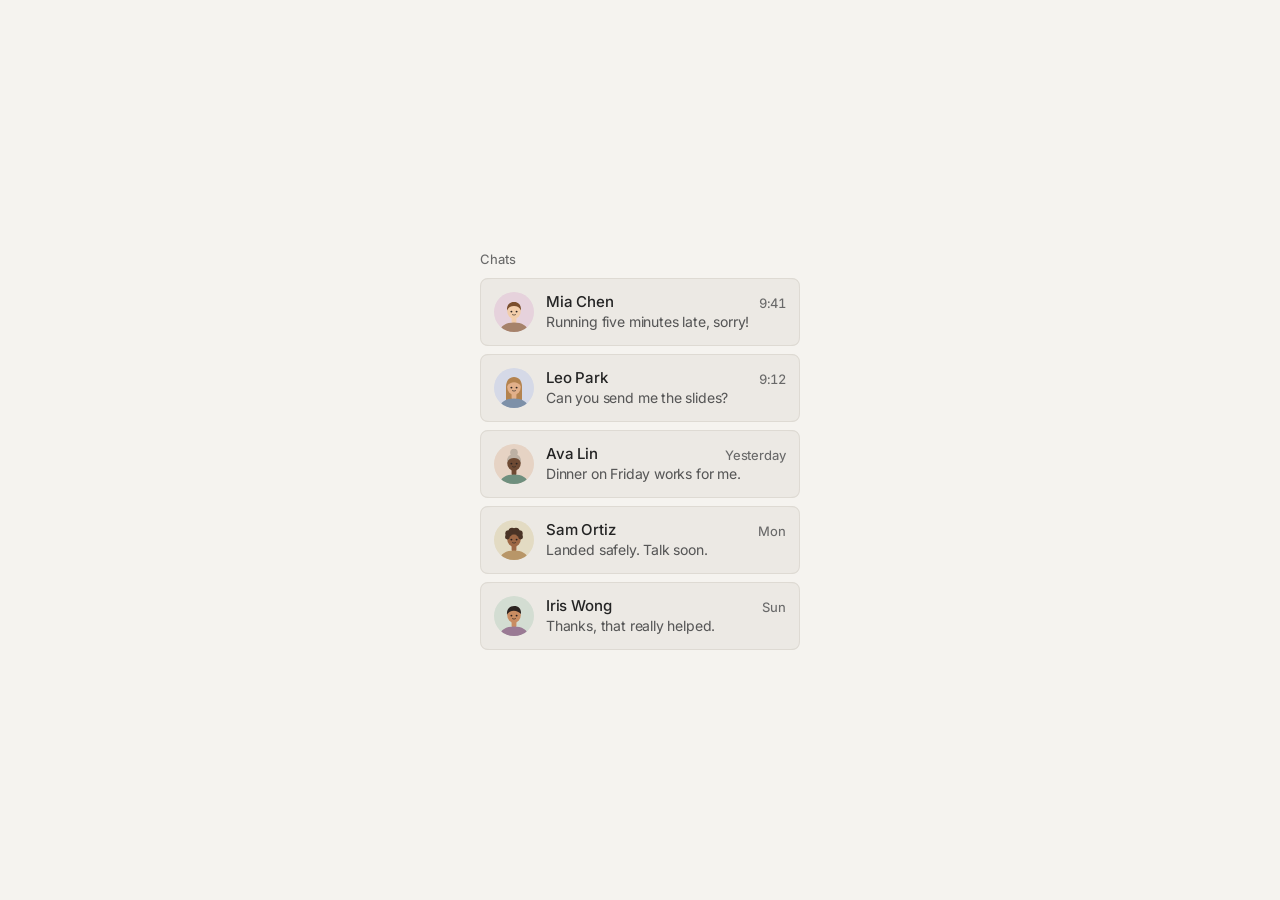
<file: lab/chat-quick-actions/index.html>
<!doctype html>
<html lang="en">
<head>
<meta charset="utf-8">
<meta name="viewport" content="width=device-width, initial-scale=1">
<title>Chat quick actions</title>
<style>
  @font-face {
    font-family: "Inter";
    src: url("fonts/inter-latin-wght-normal.woff2") format("woff2");
    font-weight: 100 900;
    font-style: normal;
    font-display: swap;
  }

  /* Linen + Ember tokens (site-design-system.md §2) */
  :root {
    color-scheme: light;
    --bg: #F5F3EF;
    --surface: #ECE9E4;
    --line: #DEDAD3;
    --nav-selected: #E4E0D9;
    --ink: #242424;
    --ink-2: #575757;
    --ink-3: #696969;
    --accent: #C2410C;
    /* Avatar backgrounds: soft tints in light mode, deep tints in dark mode. */
    --av-1: #E6D3C4;
    --av-2: #D3DDD2;
    --av-3: #D5D9E7;
    --av-4: #E6D2DC;
    --av-5: #E3DBC3;
  }
  @media (prefers-color-scheme: dark) {
    :root:not([data-theme="light"]) {
      --av-1: #3B2F28;
      --av-2: #2C3630;
      --av-3: #2D3241;
      --av-4: #3A2D35;
      --av-5: #38331F;
    }
  }
  :root[data-theme="dark"] {
    --av-1: #3B2F28;
    --av-2: #2C3630;
    --av-3: #2D3241;
    --av-4: #3A2D35;
    --av-5: #38331F;
  }
  @media (prefers-color-scheme: dark) {
    :root:not([data-theme="light"]) {
      color-scheme: dark;
      --bg: #161514;
      --surface: #1F1E1C;
      --line: #2C2A27;
      --nav-selected: #2B2926;
      --ink: #E6E6E6;
      --ink-2: #B0B0B0;
      --ink-3: #8C8C8C;
      --accent: #FB8A5C;
    }
  }
  :root[data-theme="dark"] {
    color-scheme: dark;
    --bg: #161514;
    --surface: #1F1E1C;
    --line: #2C2A27;
    --nav-selected: #2B2926;
    --ink: #E6E6E6;
    --ink-2: #B0B0B0;
    --ink-3: #8C8C8C;
    --accent: #FB8A5C;
  }

  /* Spring easing for state changes (generated in JS; this is a fallback). */
  :root {
    --spring-check: cubic-bezier(.3, 1.3, .5, 1);
    --spring-check-dur: 520ms;
  }

  *, *::before, *::after { box-sizing: border-box; }
  html, body { height: 100%; margin: 0; }
  body {
    background: var(--bg);
    color: var(--ink);
    font-family: "Inter", system-ui, -apple-system, "Segoe UI", sans-serif;
    font-size: 16px;
    line-height: 25.6px;
    font-weight: 420;
    letter-spacing: -0.011em;
    -webkit-font-smoothing: antialiased;
    display: grid;
    place-items: center;
    padding: 16px;
    transition: background-color 400ms ease, color 400ms ease;
  }
  .defs { position: absolute; width: 0; height: 0; overflow: hidden; }

  .proto {
    width: min(320px, 100%);
    display: grid;
    gap: 8px;
  }

  .head {
    display: flex;
    justify-content: space-between;
    align-items: baseline;
  }
  .label {
    font-size: 13px;
    line-height: 1.5;
    font-weight: 450;
    color: var(--ink-3);
    letter-spacing: -0.006em;
    user-select: none;
  }
  .restore {
    margin: 0; padding: 0; border: 0; background: none;
    font: inherit;
    font-size: 13px;
    line-height: 1.5;
    font-weight: 450;
    letter-spacing: -0.006em;
    color: var(--ink-2);
    cursor: pointer;
    border-radius: 4px;
    opacity: 0;
    pointer-events: none;
    -webkit-tap-highlight-color: transparent;
    transition: opacity 200ms ease, color 120ms ease;
  }
  .restore.is-on { opacity: 1; pointer-events: auto; }
  @media (hover: hover) { .restore:hover { color: var(--ink); } }
  .restore:focus { outline: none; }
  .restore:focus-visible { outline: 2px solid var(--accent); outline-offset: 2px; }

  /* Squircle shapes: element is clipped to the path, fill + border drawn on the same path. */
  .sq { position: relative; isolation: isolate; }
  .sq > svg.shape {
    position: absolute; inset: 0;
    width: 100%; height: 100%;
    overflow: visible;
    pointer-events: none;
    z-index: -1;
  }
  .sq > svg.shape path { transition: fill 400ms ease, stroke 400ms ease; }

  /* List: rows are stacked by JS (translateY), so they can glide past each other. */
  .list {
    position: relative;
    height: calc(5 * 68px + 4 * 8px);
    margin: 0; padding: 0;
    list-style: none;
  }
  .row {
    position: absolute;
    left: 0; right: 0; top: 0;
    height: 68px;
    z-index: 1;
    will-change: transform;
  }
  .row.is-front { z-index: 2; }
  .row.is-hidden { pointer-events: none; }

  .chat {
    width: 100%; height: 100%;
    display: flex;
    align-items: center;
    gap: 12px;
    padding: 0 14px;
    cursor: default;
    user-select: none;
    -webkit-user-select: none;
    -webkit-tap-highlight-color: transparent;
    touch-action: manipulation;      /* page scrolling stays free; taps answer at once (no double-tap zoom wait) */
    transition:
      transform var(--spring-check-dur) var(--spring-check),
      opacity 200ms ease;
  }
  .chat:focus { outline: none; }
  .row.is-hidden .chat { opacity: 0; transform: scale(.94); }
  .chat > svg.shape .fill  { fill: var(--surface); stroke: var(--line); stroke-width: 2; }
  .chat > svg.shape .hover { fill: var(--nav-selected); stroke: var(--line); stroke-width: 2; opacity: 0; transition: opacity 120ms ease, fill 400ms ease, stroke 400ms ease; }
  .chat > svg.shape .ring  { fill: none; stroke: var(--accent); stroke-width: 4; opacity: 0; }
  .row.is-open .chat > svg.shape .hover { opacity: 1; }
  .chat:focus-visible > svg.shape .ring { opacity: 1; }

  /* Portrait avatars: flat illustrations generated in JS (no photos, no real people). */
  .avatar {
    width: 40px; height: 40px;
    flex: none;
    border-radius: 50%;
    overflow: hidden;
    display: block;
  }
  .avatar svg { display: block; width: 100%; height: 100%; }
  .avatar .bg { transition: fill 400ms ease; }
  .meta { flex: 1; min-width: 0; display: grid; }
  .name-line { display: flex; align-items: center; gap: 6px; height: 20px; }
  .name {
    font-size: 15px;
    line-height: 20px;
    font-weight: 500;
    white-space: nowrap;
  }
  .badge {
    width: 12px; height: 12px;
    flex: none;
    fill: none;
    stroke: var(--ink-3);
    stroke-width: 2.2;
    stroke-linecap: round;
    stroke-linejoin: round;
    transform: scale(.4);
    opacity: 0;
    transition:
      transform var(--spring-check-dur) var(--spring-check),
      opacity 200ms ease,
      stroke 400ms ease;
  }
  .row.is-pinned .badge { transform: none; opacity: 1; }
  .sr {
    position: absolute;
    width: 1px; height: 1px;
    overflow: hidden;
    clip-path: inset(50%);
    white-space: nowrap;
  }
  .preview {
    font-size: 14px;
    line-height: 20px;
    color: var(--ink-2);
    white-space: nowrap;
    overflow: hidden;
    text-overflow: ellipsis;
  }
  .time {
    position: absolute;
    top: 15px; right: 14px;
    font-size: 13px;
    line-height: 20px;
    font-weight: 450;
    letter-spacing: -0.006em;
    color: var(--ink-3);
    font-variant-numeric: tabular-nums;
    transition: opacity 150ms ease, color 400ms ease;
  }
  .row.is-open .time { opacity: 0; }

  /* Droplets: drawn as one liquid layer (gooey filter), so neighbours merge while they touch. */
  .goo {
    position: absolute; inset: 0;
    width: 100%; height: 100%;
    pointer-events: none;
  }
  .goo circle { fill: var(--ink); transition: fill 400ms ease; }

  /* Buttons: transparent 36 × 36 hit areas carrying the icons; JS moves them with their droplet. */
  .actions { position: absolute; inset: 0; pointer-events: none; }
  .act {
    position: absolute;
    top: 4px;
    width: 36px; height: 36px;
    margin: 0; padding: 0; border: 0;
    background: none;
    border-radius: 50%;
    display: grid;
    place-items: center;
    color: var(--surface);
    cursor: pointer;
    pointer-events: none;
    -webkit-tap-highlight-color: transparent;
    will-change: transform;
    transform: scale(0);
  }
  .row.is-open .act { pointer-events: auto; }
  .act:focus { outline: none; }
  .act:focus-visible { outline: 2px solid var(--accent); outline-offset: 0; }
  .act svg {
    width: 15px; height: 15px;
    fill: none;
    stroke: currentColor;
    stroke-width: 1.8;
    stroke-linecap: round;
    stroke-linejoin: round;
    opacity: 0;
    transition: color 400ms ease;
  }
  .act .ko { stroke: var(--ink); stroke-width: 5; transition: stroke 400ms ease; }
  .act .unpin { display: none; }
  .row.is-pinned .act[data-act="pin"] .unpin { display: inline; }

  @media (prefers-reduced-motion: reduce) {
    .chat, .badge { transition: opacity 150ms ease !important; }
    .row.is-hidden .chat { transform: none; }
    .badge { transform: none; }
  }
</style>
</head>
<body>
  <svg class="defs" aria-hidden="true" focusable="false">
    <defs>
      <!-- Blur + alpha threshold: circles that touch melt into one shape, then pinch apart. -->
      <filter id="goo" filterUnits="userSpaceOnUse" x="-200" y="-200" width="2400" height="500" color-interpolation-filters="sRGB">
        <feGaussianBlur in="SourceGraphic" stdDeviation="4"/>
        <feColorMatrix values="1 0 0 0 0  0 1 0 0 0  0 0 1 0 0  0 0 0 22 -10"/>
      </filter>
    </defs>
  </svg>

  <div class="proto" id="proto">
    <div class="head">
      <span class="label" id="list-label">Chats</span>
      <button class="restore" id="restore" type="button" tabindex="-1">Show hidden</button>
    </div>
    <ul class="list" id="list" aria-labelledby="list-label"></ul>
  </div>

<script>
(() => {
  const CHATS = [
    { name: "Mia Chen",  msg: "Running five minutes late, sorry!", time: "9:41" },
    { name: "Leo Park",  msg: "Can you send me the slides?",       time: "9:12" },
    { name: "Ava Lin",   msg: "Dinner on Friday works for me.",    time: "Yesterday" },
    { name: "Sam Ortiz", msg: "Landed safely. Talk soon.",         time: "Mon" },
    { name: "Iris Wong", msg: "Thanks, that really helped.",       time: "Sun" },
  ];

  // ---------- Portrait avatars ----------
  // Every part is drawn from a seeded shuffle, so the five people always look different.
  // A fixed seed gives the same faces on every visit; use Date.now() for new faces on each load.
  const AVATAR_SEED = 20261111;
  function rng(seed) {             // mulberry32
    return () => {
      seed = (seed + 0x6D2B79F5) | 0;
      let t = Math.imul(seed ^ (seed >>> 15), 1 | seed);
      t = (t + Math.imul(t ^ (t >>> 7), 61 | t)) ^ t;
      return ((t ^ (t >>> 14)) >>> 0) / 4294967296;
    };
  }
  function shuffled(arr, rand) {
    const a = arr.slice();
    for (let i = a.length - 1; i > 0; i--) { const j = Math.floor(rand() * (i + 1)); [a[i], a[j]] = [a[j], a[i]]; }
    return a;
  }
  const SKINS   = ["#F2CDAA", "#E2B08A", "#C98D62", "#9E6845", "#6E4A33"];
  const HAIRS   = ["#2B2320", "#4A3426", "#7A4E2D", "#B4834F", "#BDB1A4"];
  const CLOTHES = ["#7D90A8", "#A6826A", "#6F8F7E", "#9A7A94", "#B89668"];
  const BGS     = ["var(--av-1)", "var(--av-2)", "var(--av-3)", "var(--av-4)", "var(--av-5)"];
  const CROWN = "M13 18.5C12.6 12.6 15.8 10 20 10s7.4 2.6 7 8.5c-1.3-3.2-3.9-4.6-7-4.6s-5.7 1.4-7 4.6Z";
  const STYLES = [
    { back: "", front: `<path d="${CROWN}"/>` },                                                  // short crop
    { back: `<path d="M12 19c0-6.6 3.4-10 8-10s8 3.4 8 10v13H12Z"/>`,                           // long
      front: `<path d="M13 18c0-5 3-8 7-8s7 3 7 8c-2-2.6-4.4-3.8-7-3.8S15 15.4 13 18Z"/>` },
    { back: `<circle cx="20" cy="8.6" r="3.8"/>`, front: `<path d="${CROWN}"/>` },               // bun
    { back: "", front: `<path d="M13 19c-.6-6 2.8-9 7.2-9 4.2 0 7.2 2.6 6.8 8-2.6-3-7.4-4.4-11.2-2.2-1.4.8-2.3 1.9-2.8 3.2Z"/>` }, // side part
    { back: "", front: [[14.6,13.6,3.3],[18,11.2,3.5],[22,11.2,3.5],[25.4,13.6,3.3],[13.4,17,2.4],[26.6,17,2.4]]
        .map(([x, y, r]) => `<circle cx="${x}" cy="${y}" r="${r}"/>`).join("") },              // curly
  ];
  const avatarParts = (() => {
    const rand = rng(AVATAR_SEED);
    const [s, h, c, b, st] = [SKINS, HAIRS, CLOTHES, BGS, STYLES].map(a => shuffled(a, rand));
    return CHATS.map((_, i) => ({ skin: s[i], hair: h[i], clothes: c[i], bg: b[i], style: st[i] }));
  })();
  function portrait({ skin, hair, clothes, bg, style }) {
    return `<svg viewBox="0 0 40 40" aria-hidden="true">
      <rect class="bg" width="40" height="40" style="fill:${bg}"/>
      <g fill="${hair}">${style.back}</g>
      <rect x="17.6" y="24" width="4.8" height="8" rx="2" fill="${skin}"/>
      <path d="M5 42c0-7.5 6.5-11.5 15-11.5S35 34.5 35 42Z" fill="${clothes}"/>
      <ellipse cx="20" cy="19" rx="6.8" ry="7.8" fill="${skin}"/>
      <circle cx="17.4" cy="19.6" r=".95" fill="#2B2320"/>
      <circle cx="22.6" cy="19.6" r=".95" fill="#2B2320"/>
      <path d="M18.4 22.7q1.6 1.1 3.2 0" fill="none" stroke="#2B2320" stroke-width=".9" stroke-linecap="round" opacity=".7"/>
      <g fill="${hair}">${style.front}</g>
    </svg>`;
  }
  const ROW_H = 68, GAP = 8, STEP = ROW_H + GAP;
  const R = 14;              // droplet radius (28px buttons)
  const INSET = 8;           // droplets sit 8px in from the row's top and right edges
  const PITCH = 36;          // centre to centre (8px gap between buttons)
  const CY = INSET + R;      // droplet centre line
  const STAGGER = 45;        // ms between droplets
  const MOVE_DELAY = 180;    // ms: let the pin land before the row travels
  const HIDE_DELAY = 120;    // ms: let the row start fading before the others close the gap

  // Emerging order: Hide buds from the row's edge, Pin from Hide, Video from Pin, Call from Video.
  const ACTS = [
    { id: "hide",  label: "Hide",
      icon: `<path d="M2.5 12S6 6 12 6s9.5 6 9.5 6-3.5 6-9.5 6S2.5 12 2.5 12Z"/><circle cx="12" cy="12" r="2.6"/><path class="ko" d="M4.5 4.5l15 15"/><path d="M4.5 4.5l15 15"/>` },
    { id: "pin",   label: "Pin",
      icon: `<path d="M9 4h6M10 4v5.5L7 13v1.5h10V13l-3-3.5V4M12 14.5V20"/><g class="unpin"><path class="ko" d="M4.5 4.5l15 15"/><path d="M4.5 4.5l15 15"/></g>` },
    { id: "video", label: "Video call",
      icon: `<rect x="2.5" y="6.5" width="12.5" height="11" rx="2.5"/><path d="M15 10.5l6.5-3.5v10l-6.5-3.5"/>` },
    { id: "call",  label: "Call",
      icon: `<path d="M6.5 3.5h2.8l1.4 4-1.9 1.3a10.5 10.5 0 0 0 6.4 6.4l1.3-1.9 4 1.4v2.8a2 2 0 0 1-2.1 2A16.5 16.5 0 0 1 4.5 5.6a2 2 0 0 1 2-2.1Z"/>` },
  ];
  const PIN_PATH = "M9 4h6M10 4v5.5L7 13v1.5h10V13l-3-3.5V4M12 14.5V20";

  const root = document.documentElement;
  const list = document.getElementById("list");
  const restoreBtn = document.getElementById("restore");
  const SVGNS = "http://www.w3.org/2000/svg";

  // Theme: ?theme=light|dark overrides the system setting (the Lab page can also set data-theme).
  const qTheme = new URLSearchParams(location.search).get("theme");
  if (qTheme === "light" || qTheme === "dark") root.dataset.theme = qTheme;

  const reduceMotion = matchMedia("(prefers-reduced-motion: reduce)");

  // ---------- Spring easing as CSS linear() (same generator as the other Lab prototypes) ----------
  function springLinear(response, damping) {
    const w = 2 * Math.PI / response;
    const wd = w * Math.sqrt(1 - damping * damping);
    const x = t => 1 - Math.exp(-damping * w * t) * (Math.cos(wd * t) + (damping * w / wd) * Math.sin(wd * t));
    const dur = Math.log(1000) / (damping * w);
    const n = 48, pts = [];
    for (let i = 0; i <= n; i++) pts.push(+x(dur * i / n).toFixed(4));
    pts[n] = 1;
    return { easing: `linear(${pts.join(", ")})`, ms: Math.round(dur * 1000) };
  }
  if (CSS.supports("transition-timing-function", "linear(0, 1)")) {
    const check = springLinear(0.42, 0.72);
    root.style.setProperty("--spring-check", check.easing);
    root.style.setProperty("--spring-check-dur", check.ms + "ms");
  }

  // ---------- Squircle (site-design-system.md §2) ----------
  function squircle(w, h, r, s = 0.6) {
    const rad = d => d * Math.PI / 180, f = v => +v.toFixed(3);
    const p = (1 + s) * r;
    if (p > Math.min(w, h) / 2) throw new Error("too small for 60% smoothing: " + w + "x" + h + " r" + r);
    const am = 90 * (1 - s), L = Math.sin(rad(am / 2)) * r * Math.SQRT2;
    const p34 = r * Math.tan(rad((90 - am) / 4)), beta = 45 * s;
    const c = p34 * Math.cos(rad(beta)), d = c * Math.tan(rad(beta));
    const b = (p - L - c - d) / 3, a = 2 * b;
    const A=f(a),AB=f(a+b),ABC=f(a+b+c),BC=f(b+c),C=f(c),D=f(d),R=f(r),l=f(L);
    return [`M ${f(w-p)} 0`,`c ${A} 0 ${AB} 0 ${ABC} ${D}`,`a ${R} ${R} 0 0 1 ${l} ${l}`,`c ${D} ${C} ${D} ${BC} ${D} ${ABC}`,
      `L ${w} ${f(h-p)}`,`c 0 ${A} 0 ${AB} ${-D} ${ABC}`,`a ${R} ${R} 0 0 1 ${-l} ${l}`,`c ${-C} ${D} ${-BC} ${D} ${-ABC} ${D}`,
      `L ${f(p)} ${h}`,`c ${-A} 0 ${-AB} 0 ${-ABC} ${-D}`,`a ${R} ${R} 0 0 1 ${-l} ${-l}`,`c ${-D} ${-C} ${-D} ${-BC} ${-D} ${-ABC}`,
      `L 0 ${f(p)}`,`c 0 ${-A} 0 ${-AB} ${D} ${-ABC}`,`a ${R} ${R} 0 0 1 ${l} ${-l}`,`c ${C} ${-D} ${BC} ${-D} ${ABC} ${-D}`,`Z`].join(" ");
  }

  // ---------- Springs ----------
  const spring = (response, damping) => {
    const k = (2 * Math.PI / response) ** 2;
    return { k, c: 2 * damping * Math.sqrt(k) };
  };
  const SP_DROP  = spring(0.30, 0.60);   // droplets: quick pop with a little bounce (= press spring)
  const SP_PRESS = spring(0.30, 0.60);   // button hover / press
  const SP_MOVE  = spring(0.50, 0.80);   // row travel (= checklist rows)
  function integrate(o, key, target, sp, dt) {
    const n = Math.max(1, Math.ceil(dt / 0.004)), h = dt / n;
    let x = o[key], v = o[key + "V"];
    for (let s = 0; s < n; s++) {
      v += (-sp.k * (x - target) - sp.c * v) * h;
      x += v * h;
    }
    o[key] = x; o[key + "V"] = v;
  }
  const clamp = (v, a, b) => Math.min(b, Math.max(a, v));

  // ---------- Build rows ----------
  const ro = new ResizeObserver(entries => entries.forEach(e => {
    const r = rows.find(t => t.chat === e.target);
    if (r) shapeRow(r);
  }));

  const rows = CHATS.map((c, i) => {
    const li = document.createElement("li");
    li.className = "row";
    li.innerHTML = `
      <div class="chat sq" data-radius="8" tabindex="-1" role="group" aria-label="${c.name}">
        <svg class="shape" aria-hidden="true"><path class="fill"/><path class="hover"/><path class="ring"/></svg>
        <span class="avatar" aria-hidden="true">${portrait(avatarParts[i])}</span>
        <span class="meta">
          <span class="name-line">
            <span class="name">${c.name}</span>
            <svg class="badge" viewBox="0 0 24 24" aria-hidden="true"><path d="${PIN_PATH}"/></svg>
            <span class="sr" hidden>, pinned</span>
          </span>
          <span class="preview">${c.msg}</span>
        </span>
        <span class="time">${c.time}</span>
        <svg class="goo" aria-hidden="true"><g filter="url(#goo)"><circle class="lip" r="${R}"/>${ACTS.map(() => `<circle r="${R}"/>`).join("")}</g></svg>
        <div class="actions">
          ${ACTS.map((a, k) => [a, k]).reverse().map(([a, k]) => `
          <button class="act" type="button" tabindex="-1" data-act="${a.id}" aria-label="${a.label} ${c.name}" style="right:${INSET - 4 + k * PITCH}px">
            <svg viewBox="0 0 24 24" aria-hidden="true">${a.icon}</svg>
          </button>`).join("")}
        </div>
      </div>`;
    list.appendChild(li);
    const chat = li.firstElementChild;
    const goo = chat.querySelector(".goo");
    const circles = [...goo.querySelectorAll("circle")];
    const r = {
      i, li, chat, goo,
      lip: circles[0],
      drops: ACTS.map((a, k) => {
        const btn = chat.querySelector(`.act[data-act="${a.id}"]`);
        return { k, btn, icon: btn.firstElementChild, circle: circles[k + 1],
                 p: 0, pV: 0, goal: 0, cur: 0, at: 0,
                 s: 1, sV: 0, hover: false, down: false };
      }),
      W: 320, y: i * STEP, yV: 0, target: i * STEP,
      open: false, pinned: false, pinAt: 0, hidden: false,
    };
    li.style.transform = `translateY(${r.y}px)`;
    shapeRow(r); ro.observe(chat);
    render(r);
    return r;
  });

  function shapeRow(r) {
    const w = r.chat.offsetWidth, h = r.chat.offsetHeight;
    if (!w || !h) return;
    r.W = w;
    const d = squircle(w, h, +r.chat.dataset.radius);
    r.chat.style.clipPath = `path("${d}")`;
    const svg = r.chat.querySelector(":scope > svg.shape");
    svg.setAttribute("viewBox", `0 0 ${w} ${h}`);
    svg.querySelectorAll("path").forEach(p => p.setAttribute("d", d));
    r.goo.setAttribute("viewBox", `0 0 ${w} ${h}`);
    render(r);
  }

  // ---------- Droplet drawing ----------
  function render(r) {
    const W = r.W, reduce = reduceMotion.matches;
    for (const d of r.drops) {
      const rest = W - INSET - R - d.k * PITCH;
      // Each droplet buds from its neighbour (Hide from just past the row's right edge).
      const from = d.k === 0 ? W + 6 : rest + PITCH;
      const p = d.p;
      let x, sc, alpha, iconAlpha;
      if (reduce) {
        x = rest; sc = 1; alpha = clamp(p, 0, 1); iconAlpha = alpha;
      } else {
        x = from + (rest - from) * p;
        sc = p <= 0 ? 0 : 0.3 + 0.7 * p;
        alpha = clamp(p / 0.12, 0, 1);
        iconAlpha = clamp((p - 0.6) / 0.35, 0, 1);
      }
      sc *= d.s;
      d.circle.setAttribute("transform", `translate(${x.toFixed(2)} ${CY}) scale(${Math.max(0, sc).toFixed(3)})`);
      d.circle.style.opacity = alpha;
      d.btn.style.transform = `translateX(${(x - rest).toFixed(2)}px) scale(${Math.max(0, sc).toFixed(3)})`;
      d.icon.style.opacity = iconAlpha;
    }
    // The row's edge swells while Hide squeezes out of it (and back in).
    const p0 = clamp(r.drops[0].p, 0, 1);
    const lip = reduce ? 0 : 4 * p0 * (1 - p0) * 0.85;
    r.lip.setAttribute("transform", `translate(${W + 4} ${CY}) scale(${lip.toFixed(3)})`);
  }

  // ---------- Open / close ----------
  let hoverRow = null, touchRow = null;
  function focusOpen(r) {
    const a = document.activeElement;
    return r.chat.contains(a) && a.matches(":focus-visible");
  }
  function updateOpen() {
    for (const r of rows) setOpen(r, !r.hidden && (r === hoverRow || r === touchRow || focusOpen(r)));
  }
  function setOpen(r, open) {
    if (r.open === open) return;
    r.open = open;
    r.li.classList.toggle("is-open", open);
    const now = performance.now();
    for (const d of r.drops) {
      d.goal = open ? 1 : 0;
      // Out: Hide first. Back in: reverse order, Call first.
      d.at = now + (reduceMotion.matches ? 0 : (open ? d.k : ACTS.length - 1 - d.k) * STAGGER);
    }
    kick();
  }

  // Mouse / pen: the row under the cursor is open. Checked by position, so a row that moves
  // under a still cursor (after Pin or Hide) is picked up too.
  let lastPt = null;
  function rowAtPoint() {
    if (!lastPt) return null;
    const el = document.elementFromPoint(lastPt.x, lastPt.y);
    const li = el && el.closest(".row");
    return rows.find(r => r.li === li && !r.hidden) || null;
  }
  function reevalHover() {
    const r = rowAtPoint();
    if (r !== hoverRow) { hoverRow = r; updateOpen(); }
  }
  document.addEventListener("pointermove", e => {
    if (e.pointerType === "touch") return;
    lastPt = { x: e.clientX, y: e.clientY };
    reevalHover();
  });
  document.addEventListener("pointerout", e => {
    if (e.pointerType !== "touch" && !e.relatedTarget) { lastPt = null; reevalHover(); }
  });

  // Touch: tapping a row reveals its buttons; tapping it again or anywhere else retracts them.
  let lastPointerType = "mouse";
  document.addEventListener("pointerdown", e => {
    lastPointerType = e.pointerType;
    if (e.pointerType === "touch" && touchRow && !touchRow.chat.contains(e.target)) {
      touchRow = null; updateOpen();
    }
  }, true);
  list.addEventListener("click", e => {
    if (lastPointerType !== "touch" || e.target.closest(".act")) return;
    const r = rows.find(t => t.chat.contains(e.target));
    if (!r || r.hidden) return;
    touchRow = touchRow === r ? null : r;
    updateOpen();
  });

  // Keyboard: a focused row (or one of its buttons) is open.
  document.addEventListener("focusin", updateOpen);
  document.addEventListener("focusout", () => requestAnimationFrame(updateOpen));
  // The whole list is one Tab stop (roving focus, step 7): Tab lands on one chat; Up and Down
  // move between chats (Home / End: first / last); Right goes into that chat's buttons and
  // Left / Right move between them; Left from the first button or Escape returns to the chat;
  // Escape on a chat leaves the list.
  let current = null;                        // the chat that holds the list's Tab stop
  function syncRoving() {
    const vis = order();
    if (!current || current.hidden) current = vis[0] || null;
    for (const r of rows) r.chat.tabIndex = r === current ? 0 : -1;
  }
  list.addEventListener("focusin", e => {
    const r = rows.find(t => t.chat.contains(e.target));
    if (r && r !== current) { current = r; syncRoving(); }
  });
  list.addEventListener("keydown", e => {
    const r = rows.find(t => t.chat.contains(document.activeElement));
    if (!r) return;
    const onChat = document.activeElement === r.chat;
    const acts = [...r.chat.querySelectorAll(".act")];
    const k = acts.indexOf(document.activeElement);
    const vis = order(), i = vis.indexOf(r);
    let to = null;
    if (e.key === "ArrowDown") to = vis[i + 1] && vis[i + 1].chat;
    else if (e.key === "ArrowUp") to = vis[i - 1] && vis[i - 1].chat;
    else if (e.key === "Home") to = vis[0] && vis[0].chat;
    else if (e.key === "End") to = vis[vis.length - 1] && vis[vis.length - 1].chat;
    else if (e.key === "ArrowRight") to = onChat ? acts[0] : acts[k + 1];
    else if (e.key === "ArrowLeft") to = onChat ? null : (k > 0 ? acts[k - 1] : r.chat);
    else if (e.key === "Escape") { if (onChat) document.activeElement.blur(); else r.chat.focus(); e.preventDefault(); return; }
    else return;
    e.preventDefault();
    if (to) to.focus();
  });
  syncRoving();

  // ---------- Buttons ----------
  for (const r of rows) for (const d of r.drops) {
    const b = d.btn;
    b.addEventListener("pointerenter", e => { if (e.pointerType !== "touch") { d.hover = true; kick(); } });
    b.addEventListener("pointerleave", () => { d.hover = false; d.down = false; kick(); });
    b.addEventListener("pointerdown", () => { d.down = true; kick(); });
    b.addEventListener("pointerup", () => { d.down = false; kick(); });
    b.addEventListener("pointercancel", () => { d.down = false; kick(); });
    b.addEventListener("click", e => {
      if (e.detail === 0) {             // keyboard: show the same press
        d.down = true; kick();
        setTimeout(() => { d.down = false; kick(); }, 120);
      }
      const id = ACTS[d.k].id;
      if (id === "pin") togglePin(r);
      else if (id === "hide") hideRow(r);
    });
  }

  // ---------- Pin / Hide / Restore ----------
  let stamp = 0, moveTimer = 0;
  function togglePin(r) {
    r.pinned = !r.pinned;
    r.pinAt = r.pinned ? ++stamp : 0;
    r.li.classList.toggle("is-pinned", r.pinned);
    r.li.querySelector(".sr").hidden = !r.pinned;
    r.chat.setAttribute("aria-label", CHATS[r.i].name + (r.pinned ? ", pinned" : ""));
    const pinBtn = r.drops[1].btn;
    pinBtn.setAttribute("aria-label", `${r.pinned ? "Unpin" : "Pin"} ${CHATS[r.i].name}`);
    // The row is about to travel away from the cursor or finger: tuck its buttons back in.
    if (hoverRow === r) hoverRow = null;
    if (touchRow === r) touchRow = null;
    updateOpen();
    rows.forEach(t => t.li.classList.toggle("is-front", t === r));
    clearTimeout(moveTimer);
    moveTimer = setTimeout(relayout, reduceMotion.matches ? 0 : MOVE_DELAY);
  }

  function hideRow(r) {
    const vis = order();
    const idx = vis.indexOf(r);
    const hadFocus = r.chat.contains(document.activeElement);
    r.hidden = true;
    r.li.classList.add("is-hidden");
    r.li.inert = true;
    if (hoverRow === r) hoverRow = null;
    if (touchRow === r) touchRow = null;
    updateOpen();
    syncRestore();
    if (hadFocus) {
      const next = vis[idx + 1] || vis[idx - 1];
      (next ? next.chat : restoreBtn).focus();
    }
    clearTimeout(moveTimer);
    moveTimer = setTimeout(relayout, reduceMotion.matches ? 0 : HIDE_DELAY);
  }

  restoreBtn.addEventListener("click", () => {
    for (const r of rows) if (r.hidden) {
      r.hidden = false;
      r.li.inert = false;
    }
    relayout(true);
    syncRestore();
  });
  function syncRestore() {
    syncRoving();
    const n = rows.filter(r => r.hidden).length;
    restoreBtn.classList.toggle("is-on", n > 0);
    restoreBtn.tabIndex = n > 0 ? 0 : -1;
    restoreBtn.textContent = n > 0 ? `Show hidden (${n})` : "Show hidden";
    if (n === 0 && document.activeElement === restoreBtn) {
      const first = order()[0]; if (first) first.chat.focus();
    }
  }

  // Pinned chats on top (most recently pinned first), then the rest in their original order.
  function order() {
    const vis = rows.filter(r => !r.hidden);
    const pinned = vis.filter(r => r.pinned).sort((a, b) => b.pinAt - a.pinAt);
    const rest = vis.filter(r => !r.pinned).sort((a, b) => a.i - b.i);
    return pinned.concat(rest);
  }

  function relayout(restoring = false) {
    const next = order();
    // Keep the DOM (and Tab order) in visual order without moving the focused row.
    const focused = rows.find(t => t.li.contains(document.activeElement));
    const seq = next.concat(rows.filter(r => r.hidden));
    if (focused && seq.includes(focused)) {
      const k = seq.indexOf(focused);
      seq.slice(0, k).forEach(t => list.insertBefore(t.li, focused.li));
      seq.slice(k + 1).forEach(t => list.appendChild(t.li));
    } else {
      seq.forEach(t => list.appendChild(t.li));
    }
    next.forEach((t, idx) => {
      const y = idx * STEP;
      const wasHidden = t.li.classList.contains("is-hidden");
      if (wasHidden) {
        // Restored rows appear in their slot (fade + grow) while the others make room.
        t.y = y; t.yV = 0; t.target = y;
        t.li.style.transform = `translateY(${y}px)`;
        t.li.classList.remove("is-hidden");
        return;
      }
      if (t.target === y) return;
      t.target = y;
      if (reduceMotion.matches) {
        t.y = y; t.yV = 0;
        t.li.style.transform = `translateY(${y}px)`;
        t.li.animate([{ opacity: 0 }, { opacity: 1 }], { duration: 150, easing: "ease" });
      }
    });
    kick();
  }

  // ---------- One animation loop for droplets, presses and row travel (all interruptible) ----------
  let raf = 0, last = 0, running = false;
  function frame(t) {
    raf = 0;   // anything below that calls kick() schedules the next frame
    const dt = Math.min(0.5, Math.max(0, (t - last) / 1000) || 0.016);
    last = t;
    const now = performance.now(), reduce = reduceMotion.matches;
    let busy = false, travelled = false;

    for (const r of rows) {
      let dirty = false;
      for (const d of r.drops) {
        if (now >= d.at) d.cur = d.goal;
        if (now < d.at) busy = true;
        if (d.p !== d.cur || d.pV !== 0) {
          if (reduce) {
            const dir = Math.sign(d.cur - d.p);
            d.p = clamp(d.p + dir * dt / 0.15, Math.min(d.p, d.cur), Math.max(d.p, d.cur));
            d.pV = 0;
          } else {
            integrate(d, "p", d.cur, SP_DROP, dt);
            if (Math.abs(d.p - d.cur) < 0.001 && Math.abs(d.pV) < 0.01) { d.p = d.cur; d.pV = 0; }
          }
          if (d.p !== d.cur) busy = true;
          dirty = true;
        }
        const sGoal = reduce ? 1 : d.down ? 0.88 : d.hover ? 1.08 : 1;
        if (d.s !== sGoal || d.sV !== 0) {
          integrate(d, "s", sGoal, SP_PRESS, dt);
          if (Math.abs(d.s - sGoal) < 0.0005 && Math.abs(d.sV) < 0.01) { d.s = sGoal; d.sV = 0; }
          else busy = true;
          dirty = true;
        }
      }
      if (dirty) render(r);

      if (!reduce && (r.y !== r.target || r.yV !== 0)) {
        integrate(r, "y", r.target, SP_MOVE, dt);
        if (Math.abs(r.y - r.target) < 0.05 && Math.abs(r.yV) < 0.5) { r.y = r.target; r.yV = 0; travelled = true; }
        else busy = true;
        r.li.style.transform = `translateY(${r.y.toFixed(2)}px)`;
      }
    }
    if (travelled) reevalHover();   // whichever row now sits under a still cursor opens
    if (busy) kick();
    else if (!raf) running = false;
  }
  function kick() {
    if (!raf) {
      if (!running) last = performance.now();
      running = true;
      raf = requestAnimationFrame(frame);
    }
  }
})();
</script>
</body>
</html>
</file>
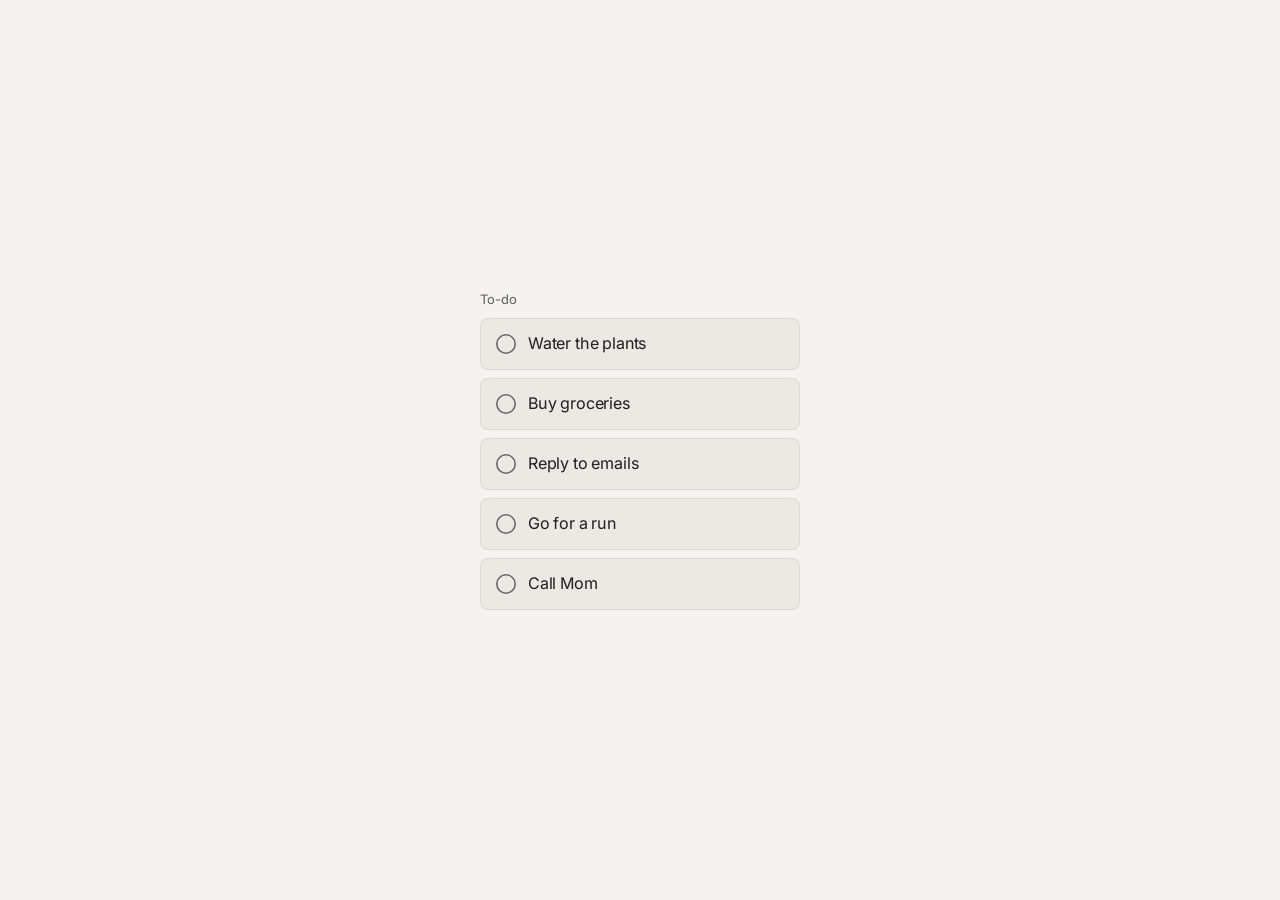
<file: lab/checklist/index.html>
<!doctype html>
<html lang="en">
<head>
<meta charset="utf-8">
<meta name="viewport" content="width=device-width, initial-scale=1">
<title>Checklist</title>
<style>
  @font-face {
    font-family: "Inter";
    src: url("fonts/inter-latin-wght-normal.woff2") format("woff2");
    font-weight: 100 900;
    font-style: normal;
    font-display: swap;
  }

  /* Linen + Ember tokens (site-design-system.md §2) */
  :root {
    color-scheme: light;
    --bg: #F5F3EF;
    --surface: #ECE9E4;
    --line: #DEDAD3;
    --nav-selected: #E4E0D9;
    --ink: #242424;
    --ink-2: #575757;
    --ink-3: #696969;
    --accent: #C2410C;
    --done-opacity: .7;   /* faded text still ≥ 4.5:1 on the row, also while hovered */
  }
  @media (prefers-color-scheme: dark) {
    :root:not([data-theme="light"]) {
      color-scheme: dark;
      --bg: #161514;
      --surface: #1F1E1C;
      --line: #2C2A27;
      --nav-selected: #2B2926;
      --ink: #E6E6E6;
      --ink-2: #B0B0B0;
      --ink-3: #8C8C8C;
      --accent: #FB8A5C;
      --done-opacity: .6;
    }
  }
  :root[data-theme="dark"] {
    color-scheme: dark;
    --bg: #161514;
    --surface: #1F1E1C;
    --line: #2C2A27;
    --nav-selected: #2B2926;
    --ink: #E6E6E6;
    --ink-2: #B0B0B0;
    --ink-3: #8C8C8C;
    --accent: #FB8A5C;
    --done-opacity: .6;
  }

  /* Spring easings are generated in JS; these are fallbacks. */
  :root {
    --spring-check: cubic-bezier(.3, 1.3, .5, 1);
    --spring-check-dur: 520ms;
    --spring-press: cubic-bezier(.3, 1.4, .5, 1);
    --spring-press-dur: 360ms;
  }

  *, *::before, *::after { box-sizing: border-box; }
  html, body { height: 100%; margin: 0; }
  body {
    background: var(--bg);
    color: var(--ink);
    font-family: "Inter", system-ui, -apple-system, "Segoe UI", sans-serif;
    font-size: 16px;
    line-height: 25.6px;
    font-weight: 420;
    letter-spacing: -0.011em;
    -webkit-font-smoothing: antialiased;
    display: grid;
    place-items: center;
    padding: 16px;
    transition: background-color 400ms ease, color 400ms ease;
  }

  .proto {
    width: min(320px, 100%);
    display: grid;
    gap: 8px;
  }

  .label {
    font-size: 13px;
    line-height: 1.5;
    font-weight: 450;
    color: var(--ink-3);
    letter-spacing: -0.006em;
    user-select: none;
  }

  /* Squircle shapes: element is clipped to the path, fill + border drawn on the same path. */
  .sq { position: relative; isolation: isolate; }
  .sq > svg.shape {
    position: absolute; inset: 0;
    width: 100%; height: 100%;
    overflow: visible;
    pointer-events: none;
    z-index: -1;
  }
  .sq > svg.shape path { transition: fill 400ms ease, stroke 400ms ease; }

  /* List: rows are stacked by JS (translateY), so they can glide past each other. */
  .list {
    position: relative;
    height: calc(5 * 52px + 4 * 8px);
    margin: 0; padding: 0;
    list-style: none;
  }
  .row {
    position: absolute;
    left: 0; right: 0; top: 0;
    height: 52px;
    z-index: 1;
    will-change: transform;
  }
  .row.is-front { z-index: 2; }

  .item {
    width: 100%; height: 100%;
    display: flex;
    align-items: center;
    gap: 12px;
    padding: 0 16px;
    margin: 0;
    border: 0;
    background: none;
    font: inherit;
    letter-spacing: inherit;
    color: var(--ink);
    text-align: left;
    cursor: pointer;
    user-select: none;
    -webkit-user-select: none;
    -webkit-tap-highlight-color: transparent;
    transition: transform var(--spring-press-dur) var(--spring-press);
  }
  .item:active { transform: scale(.98); transition-duration: 120ms; transition-timing-function: ease-out; }
  .item:focus { outline: none; }
  .item > svg.shape .fill  { fill: var(--surface); stroke: var(--line); stroke-width: 2; }
  .item > svg.shape .hover { fill: var(--nav-selected); stroke: var(--line); stroke-width: 2; opacity: 0; transition: opacity 120ms ease, fill 400ms ease, stroke 400ms ease; }
  .item > svg.shape .ring  { fill: none; stroke: var(--accent); stroke-width: 4; opacity: 0; }
  @media (hover: hover) {
    .item:hover > svg.shape .hover { opacity: 1; }
    .item:hover .box .ring { stroke: var(--ink); }
  }
  .item:focus-visible > svg.shape .ring { opacity: 1; }

  /* Check box: circle outline; checked = solid circle springs in, check mark pops in on it. */
  .box { width: 20px; height: 20px; flex: none; overflow: visible; display: block; }
  .box .ring  { fill: none; stroke: var(--ink-3); stroke-width: 1.6; transition: stroke 400ms ease; }
  .box .solid { fill: var(--ink); transition: fill 400ms ease; }
  .box .tick  { fill: none; stroke: var(--surface); stroke-width: 1.8; stroke-linecap: round; stroke-linejoin: round; }
  .box .solid, .box .tick {
    transform-box: view-box;
    transform-origin: 10px 10px;
    transition:
      transform var(--spring-check-dur) var(--spring-check),
      opacity 200ms ease,
      fill 400ms ease, stroke 400ms ease;
  }
  .row:not(.is-done) .box .solid { transform: scale(0); opacity: 0; }
  .row:not(.is-done) .box .tick  { transform: scale(.4); opacity: 0; }
  .row.is-done .box .solid { transform: none; opacity: 1; }
  .row.is-done .box .tick  { transform: none; opacity: 1; }

  /* Text: strike line grows from the left; text fades. */
  .text {
    position: relative;
    display: inline-block;
    white-space: nowrap;
    transition: opacity 300ms ease;
  }
  .strike {
    position: absolute;
    left: -2px; right: -2px;
    top: 50%;
    height: 1.5px;
    margin-top: -0.25px;
    background: currentColor;
    transform-origin: 0 50%;
    transition: transform var(--spring-check-dur) var(--spring-check);
  }
  .row:not(.is-done) .strike { transform: scaleX(0); }
  .row.is-done .strike { transform: none; }
  .row.is-done .text { opacity: var(--done-opacity); }

  @media (prefers-reduced-motion: reduce) {
    .box .solid, .box .tick, .strike, .item { transition: opacity 150ms ease !important; }
    .row:not(.is-done) .box .solid,
    .row:not(.is-done) .box .tick { transform: none; }
    .row:not(.is-done) .strike { transform: none; opacity: 0; }
    .row.is-done .strike { opacity: 1; }
    .text { transition-duration: 150ms; }
    .item:active { transform: none; }
  }
</style>
</head>
<body>
  <div class="proto" id="proto">
    <span class="label" id="list-label">To-do</span>
    <ul class="list" id="list" aria-labelledby="list-label"></ul>
  </div>

<script>
(() => {
  const TASKS = ["Water the plants", "Buy groceries", "Reply to emails", "Go for a run", "Call Mom"];
  const ROW_H = 52, GAP = 8, STEP = ROW_H + GAP;
  const MOVE_DELAY = 180;                 // ms: let the check land before the row travels
  const root = document.documentElement;
  const list = document.getElementById("list");

  // Theme: ?theme=light|dark overrides the system setting (the Lab page can also set data-theme).
  const qTheme = new URLSearchParams(location.search).get("theme");
  if (qTheme === "light" || qTheme === "dark") root.dataset.theme = qTheme;

  const reduceMotion = matchMedia("(prefers-reduced-motion: reduce)");

  // ---------- Spring easings as CSS linear() (same generator as password-eye) ----------
  function springLinear(response, damping) {
    const w = 2 * Math.PI / response;
    const wd = w * Math.sqrt(1 - damping * damping);
    const x = t => 1 - Math.exp(-damping * w * t) * (Math.cos(wd * t) + (damping * w / wd) * Math.sin(wd * t));
    const dur = Math.log(1000) / (damping * w);
    const n = 48, pts = [];
    for (let i = 0; i <= n; i++) pts.push(+x(dur * i / n).toFixed(4));
    pts[n] = 1;
    return { easing: `linear(${pts.join(", ")})`, ms: Math.round(dur * 1000) };
  }
  if (CSS.supports("transition-timing-function", "linear(0, 1)")) {
    const check = springLinear(0.42, 0.72);
    const press = springLinear(0.3, 0.6);
    root.style.setProperty("--spring-check", check.easing);
    root.style.setProperty("--spring-check-dur", check.ms + "ms");
    root.style.setProperty("--spring-press", press.easing);
    root.style.setProperty("--spring-press-dur", press.ms + "ms");
  }

  // ---------- Squircle (site-design-system.md §2) ----------
  function squircle(w, h, r, s = 0.6) {
    const rad = d => d * Math.PI / 180, f = v => +v.toFixed(3);
    const p = (1 + s) * r;
    if (p > Math.min(w, h) / 2) throw new Error("too small for 60% smoothing: " + w + "x" + h + " r" + r);
    const am = 90 * (1 - s), L = Math.sin(rad(am / 2)) * r * Math.SQRT2;
    const p34 = r * Math.tan(rad((90 - am) / 4)), beta = 45 * s;
    const c = p34 * Math.cos(rad(beta)), d = c * Math.tan(rad(beta));
    const b = (p - L - c - d) / 3, a = 2 * b;
    const A=f(a),AB=f(a+b),ABC=f(a+b+c),BC=f(b+c),C=f(c),D=f(d),R=f(r),l=f(L);
    return [`M ${f(w-p)} 0`,`c ${A} 0 ${AB} 0 ${ABC} ${D}`,`a ${R} ${R} 0 0 1 ${l} ${l}`,`c ${D} ${C} ${D} ${BC} ${D} ${ABC}`,
      `L ${w} ${f(h-p)}`,`c 0 ${A} 0 ${AB} ${-D} ${ABC}`,`a ${R} ${R} 0 0 1 ${-l} ${l}`,`c ${-C} ${D} ${-BC} ${D} ${-ABC} ${D}`,
      `L ${f(p)} ${h}`,`c ${-A} 0 ${-AB} 0 ${-ABC} ${-D}`,`a ${R} ${R} 0 0 1 ${-l} ${-l}`,`c ${-D} ${-C} ${-D} ${-BC} ${-D} ${-ABC}`,
      `L 0 ${f(p)}`,`c 0 ${-A} 0 ${-AB} ${D} ${-ABC}`,`a ${R} ${R} 0 0 1 ${l} ${-l}`,`c ${C} ${-D} ${BC} ${-D} ${ABC} ${-D}`,`Z`].join(" ");
  }
  function shapeSquircle(el) {
    const w = el.offsetWidth, h = el.offsetHeight, r = +el.dataset.radius;
    if (!w || !h) return;
    const d = squircle(w, h, r);
    el.style.clipPath = `path("${d}")`;
    const svg = el.querySelector(":scope > svg.shape");
    svg.setAttribute("viewBox", `0 0 ${w} ${h}`);
    svg.querySelectorAll("path").forEach(p => p.setAttribute("d", d));
  }
  const ro = new ResizeObserver(entries => entries.forEach(e => shapeSquircle(e.target)));

  // ---------- Build rows ----------
  const items = TASKS.map((label, i) => {
    const li = document.createElement("li");
    li.className = "row";
    li.innerHTML = `
      <button class="item sq" data-radius="8" type="button" role="checkbox" aria-checked="false">
        <svg class="shape" aria-hidden="true"><path class="fill"/><path class="hover"/><path class="ring"/></svg>
        <svg class="box" viewBox="0 0 20 20" aria-hidden="true">
          <circle class="ring" cx="10" cy="10" r="9.2"/>
          <circle class="solid" cx="10" cy="10" r="10"/>
          <path class="tick" d="M6 10.3L8.7 13L14.1 7.4"/>
        </svg>
        <span class="text">${label}<span class="strike" aria-hidden="true"></span></span>
      </button>`;
    list.appendChild(li);
    const btn = li.firstElementChild;
    shapeSquircle(btn); ro.observe(btn);
    const it = { i, li, btn, done: false, doneAt: 0, y: i * STEP, v: 0, target: i * STEP };
    li.style.transform = `translateY(${it.y}px)`;
    btn.addEventListener("click", () => toggle(it));
    return it;
  });

  // ---------- Order: unchecked in original order on top, checked below in the order they were checked ----------
  function order() {
    const open = items.filter(t => !t.done).sort((a, b) => a.i - b.i);
    const done = items.filter(t => t.done).sort((a, b) => a.doneAt - b.doneAt);
    return open.concat(done);
  }

  let stamp = 0, moveTimer = 0;
  function toggle(it) {
    it.done = !it.done;
    it.doneAt = it.done ? ++stamp : 0;
    it.li.classList.toggle("is-done", it.done);
    it.btn.setAttribute("aria-checked", String(it.done));
    items.forEach(t => t.li.classList.toggle("is-front", t === it));
    clearTimeout(moveTimer);
    moveTimer = setTimeout(relayout, reduceMotion.matches ? 0 : MOVE_DELAY);
  }

  function relayout() {
    const next = order();
    // Keep the DOM (and Tab order) in visual order without ever moving the focused row,
    // so keyboard focus is not lost.
    const focused = items.find(t => t.li.contains(document.activeElement));
    if (focused) {
      const k = next.indexOf(focused);
      next.slice(0, k).forEach(t => list.insertBefore(t.li, focused.li));
      next.slice(k + 1).forEach(t => list.appendChild(t.li));
    } else {
      next.forEach(t => list.appendChild(t.li));
    }
    next.forEach((t, idx) => {
      const y = idx * STEP;
      if (t.target === y) return;
      t.target = y;
      if (reduceMotion.matches) {
        t.y = y; t.v = 0;
        t.li.style.transform = `translateY(${y}px)`;
        t.li.animate([{ opacity: 0 }, { opacity: 1 }], { duration: 150, easing: "ease" });
      }
    });
    if (!reduceMotion.matches) kick();
  }

  // ---------- Row travel: one spring per row, interruptible (keeps position and velocity) ----------
  const MOVE_RESPONSE = 0.5, MOVE_DAMPING = 0.8;
  const K = (2 * Math.PI / MOVE_RESPONSE) ** 2;
  const C = 2 * MOVE_DAMPING * Math.sqrt(K);
  let raf = 0, last = 0;
  function step(t) {
    // Real elapsed time, integrated in small sub-steps: the spring keeps its timing
    // even if the browser delivers frames slowly.
    const dt = Math.min(0.5, Math.max(0, (t - last) / 1000) || 0.016);
    last = t;
    const n = Math.max(1, Math.ceil(dt / 0.004));
    let moving = false;
    for (const it of items) {
      if (it.y === it.target && it.v === 0) continue;
      for (let s = 0; s < n; s++) {
        const h = dt / n;
        const f = -K * (it.y - it.target) - C * it.v;
        it.v += f * h;
        it.y += it.v * h;
      }
      if (Math.abs(it.y - it.target) < 0.05 && Math.abs(it.v) < 0.5) { it.y = it.target; it.v = 0; }
      else moving = true;
      it.li.style.transform = `translateY(${it.y.toFixed(2)}px)`;
    }
    raf = moving ? requestAnimationFrame(step) : 0;
  }
  function kick() {
    if (!raf) { last = performance.now(); raf = requestAnimationFrame(step); }
  }
})();
</script>
</body>
</html>
</file>
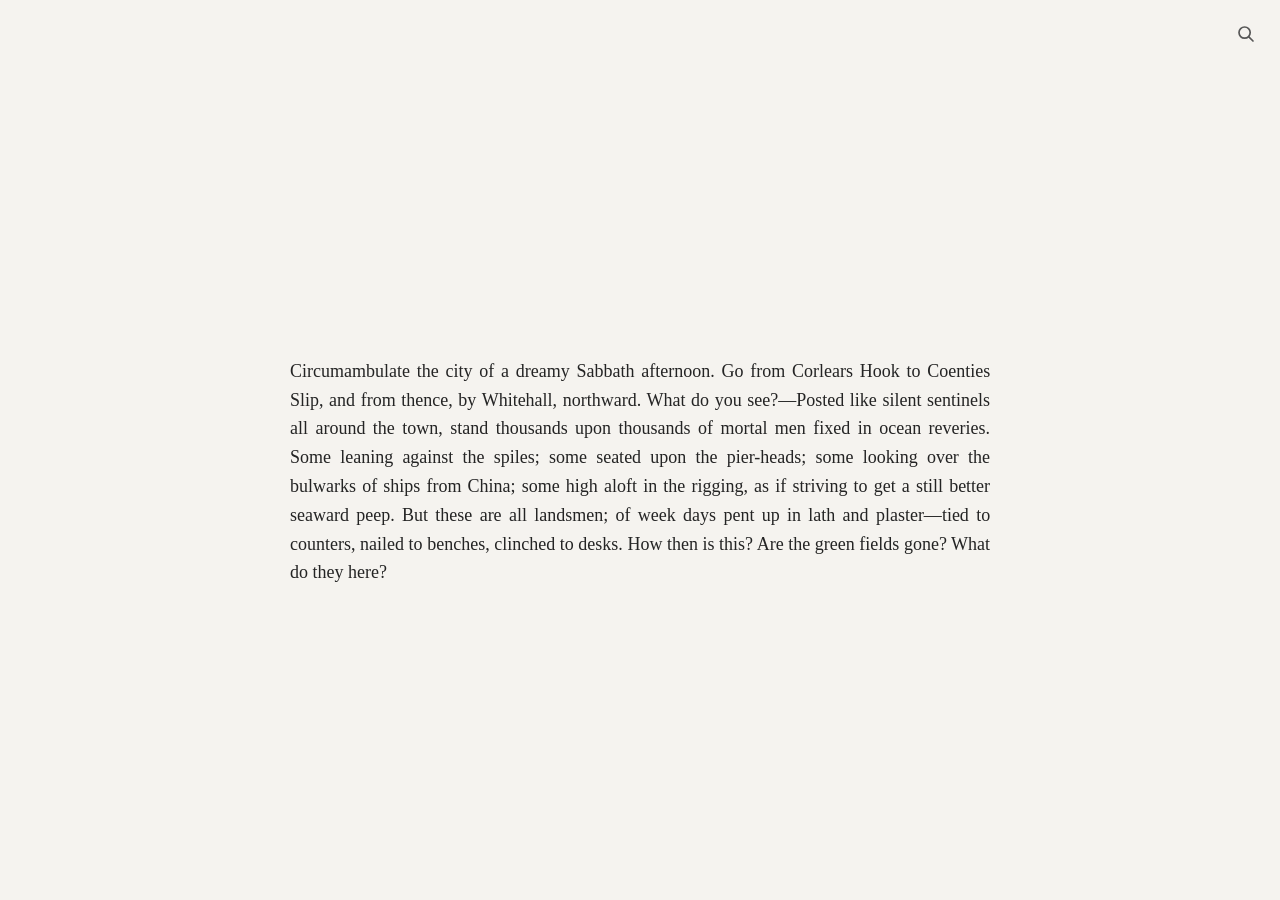
<file: lab/magnifier/index.html>
<!doctype html>
<html lang="en">
<head>
<meta charset="utf-8">
<meta name="viewport" content="width=device-width, initial-scale=1">
<title>Magnifier</title>
<style>
  /* Theme tokens: the Lab page hands these over live during a theme switch (§6). */
  :root {
    color-scheme: light;
    --bg: #F5F3EF;
    --ink: #242424;
    --ink-2: #575757;
    --ink-3: #696969;
    --accent: #C2410C;
  }
  @media (prefers-color-scheme: dark) {
    :root:not([data-theme="light"]) {
      color-scheme: dark;
      --bg: #161514;
      --ink: #E6E6E6;
      --ink-2: #B0B0B0;
      --ink-3: #8C8C8C;
      --accent: #FB8A5C;
    }
  }
  :root[data-theme="dark"] {
    color-scheme: dark;
    --bg: #161514;
    --ink: #E6E6E6;
    --ink-2: #B0B0B0;
    --ink-3: #8C8C8C;
    --accent: #FB8A5C;
  }
  :root {
    --spring-ui: cubic-bezier(.3, 1.25, .5, 1);
    --spring-ui-dur: 520ms;
    --ui-font: -apple-system, BlinkMacSystemFont, "SF Pro Text", "Segoe UI", system-ui, sans-serif;
    --read-font: Georgia, "Times New Roman", serif;
  }

  *, *::before, *::after { box-sizing: border-box; }
  html, body { height: 100%; margin: 0; }
  body {
    background: var(--bg);
    color: var(--ink);
    transition: background-color 400ms ease, color 400ms ease;
    -webkit-font-smoothing: antialiased;
  }

  .stage {
    position: relative;
    height: 100%;
    overflow: hidden;
    display: grid;
    place-items: center;
    padding: 68px 24px 24px;
  }
  html.lens-cursor, html.lens-cursor * { cursor: none !important; }

  /* The passage: text only, no paper. */
  .passage {
    position: relative;
    z-index: 0;
    width: min(700px, 100%);         /* room for the lens to travel along a line (Jack, 2026-11-17) */
    margin: 0;
    font-family: var(--read-font);
    font-size: 18px;
    line-height: 28.8px;
    text-align: justify;
    hyphens: manual;
    color: var(--ink);
    transition: color 400ms ease;
  }
  html.mag-on .passage { user-select: none; -webkit-user-select: none; }
  .w { white-space: nowrap; transition: opacity 220ms ease; }
  .passage.dimming .w:not(.cur) { opacity: .22; }

  canvas.glass {
    position: absolute;
    inset: 0;
    width: 100%;
    height: 100%;
    z-index: 1;
    pointer-events: none;
  }

  /* ---------- Toolbar (top right) ---------- */
  .toolbar {
    position: absolute;
    z-index: 2;
    top: 16px;
    right: 16px;
    display: flex;
    flex-direction: row-reverse;
    align-items: center;
    gap: 14px;
    font-family: var(--ui-font);
    font-size: 13px;
    line-height: 1.3;
    letter-spacing: -0.006em;
    color: var(--ink-2);
  }
  .mag-btn {
    width: 36px; height: 36px;
    display: grid; place-items: center;
    padding: 0; margin: 0; border: 0;
    border-radius: 11px;
    background: transparent;
    color: var(--ink-2);
    cursor: default;
    -webkit-tap-highlight-color: transparent;
    transition: background-color 150ms ease, color 150ms ease, transform var(--spring-ui-dur) var(--spring-ui);
  }
  .mag-btn:hover { color: var(--ink); background: color-mix(in srgb, var(--ink) 8%, transparent); }
  .mag-btn:active { transform: scale(.9); transition-duration: 120ms, 120ms, 120ms; transition-timing-function: ease-out; }
  .mag-btn[aria-pressed="true"] { background: var(--ink); color: var(--bg); }
  .mag-btn svg { width: 20px; height: 20px; display: block; }
  .mag-btn svg * { fill: none; stroke: currentColor; stroke-width: 1.7; stroke-linecap: round; }
  :focus-visible { outline: 2px solid var(--accent); outline-offset: 2px; }
  .mag-btn:focus { outline: none; }
  .mag-btn:focus-visible { outline: 2px solid var(--accent); outline-offset: 2px; }

  .extras {
    display: flex;
    flex-direction: row-reverse;
    align-items: center;
    gap: 16px;
    opacity: 0;
    transform: translateX(10px);
    pointer-events: none;
    transition: opacity 180ms ease, transform var(--spring-ui-dur) var(--spring-ui);
  }
  html.mag-on .extras { opacity: 1; transform: none; pointer-events: auto; }

  .size { display: flex; align-items: center; gap: 6px; }
  .size .dot { display: block; border-radius: 50%; border: 1.5px solid var(--ink-3); flex: none; }
  .size .dot.s { width: 7px; height: 7px; }
  .size .dot.l { width: 12px; height: 12px; }
  input[type="range"] {
    -webkit-appearance: none; appearance: none;
    width: 84px; height: 28px; margin: 0;
    background: transparent;
    cursor: default;
  }
  input[type="range"]::-webkit-slider-runnable-track {
    height: 4px; border-radius: 2px;
    background: color-mix(in srgb, var(--ink) 18%, transparent);
  }
  input[type="range"]::-moz-range-track {
    height: 4px; border-radius: 2px;
    background: color-mix(in srgb, var(--ink) 18%, transparent);
  }
  input[type="range"]::-webkit-slider-thumb {
    -webkit-appearance: none; appearance: none;
    width: 18px; height: 18px; margin-top: -7px;
    border-radius: 50%;
    background: #FFFFFF;
    box-shadow: 0 1px 3px rgb(0 0 0 / .32), 0 0 0 .5px rgb(0 0 0 / .1);
  }
  input[type="range"]::-moz-range-thumb {
    width: 18px; height: 18px; border: 0;
    border-radius: 50%;
    background: #FFFFFF;
    box-shadow: 0 1px 3px rgb(0 0 0 / .32), 0 0 0 .5px rgb(0 0 0 / .1);
  }
  input[type="range"]:focus { outline: none; }
  input[type="range"]:focus-visible { outline: 2px solid var(--accent); outline-offset: 2px; border-radius: 6px; }

  .switch {
    display: flex; align-items: center; gap: 8px;
    padding: 4px 2px; margin: 0; border: 0;
    background: none;
    font: inherit; color: var(--ink-2);
    cursor: default;
    white-space: nowrap;
    -webkit-tap-highlight-color: transparent;
  }
  .switch:hover { color: var(--ink); }
  .switch:focus { outline: none; }
  .switch:focus-visible .track { outline: 2px solid var(--accent); outline-offset: 2px; }
  .track {
    position: relative;
    width: 34px; height: 20px;
    border-radius: 10px;
    background: color-mix(in srgb, var(--ink) 18%, transparent);
    transition: background-color 200ms ease;
    flex: none;
  }
  .knob {
    position: absolute; top: 2px; left: 2px;
    width: 16px; height: 16px;
    border-radius: 50%;
    background: #FFFFFF;
    box-shadow: 0 1px 2px rgb(0 0 0 / .3);
    transition: transform var(--spring-ui-dur) var(--spring-ui);
  }
  .switch[aria-checked="true"] .track { background: var(--ink); }
  .switch[aria-checked="true"] .knob { transform: translateX(14px); background: var(--bg); }

  /* Live preview of the lens size, under the slider while it is used. */
  .preview {
    position: absolute;
    z-index: 3;
    top: 0; left: 0;
    pointer-events: none;
    opacity: 0;
    transform: scale(.9);
    transform-origin: 50% 0;
    background: color-mix(in srgb, var(--bg) 70%, #FFFFFF);
    box-shadow:
      inset 0 1px 0 rgb(255 255 255 / .9),
      inset 0 0 0 1px color-mix(in srgb, var(--ink) 10%, transparent),
      0 6px 16px rgb(0 0 0 / .14);
    transition:
      opacity 160ms ease,
      transform var(--spring-ui-dur) var(--spring-ui),
      width var(--spring-ui-dur) var(--spring-ui),
      height var(--spring-ui-dur) var(--spring-ui),
      left var(--spring-ui-dur) var(--spring-ui),
      border-radius var(--spring-ui-dur) var(--spring-ui);
  }
  :root[data-theme="dark"] .preview { background: color-mix(in srgb, var(--bg) 92%, #FFFFFF); box-shadow: inset 0 1px 0 rgb(255 255 255 / .25), inset 0 0 0 1px rgb(255 255 255 / .1), 0 6px 16px rgb(0 0 0 / .5); }
  @media (prefers-color-scheme: dark) {
    :root:not([data-theme="light"]) .preview { background: color-mix(in srgb, var(--bg) 92%, #FFFFFF); box-shadow: inset 0 1px 0 rgb(255 255 255 / .25), inset 0 0 0 1px rgb(255 255 255 / .1), 0 6px 16px rgb(0 0 0 / .5); }
  }
  .preview.show { opacity: 1; transform: none; }
  /* The exact magnification while adjusting, so a stronger lens covering fewer words makes sense. */
  .preview { display: flex; align-items: center; justify-content: center; gap: 8px; font-family: var(--ui-font); letter-spacing: -0.006em; white-space: nowrap; }
  .pv-m { font-size: 17px; line-height: 1; font-weight: 600; color: var(--ink); font-variant-numeric: tabular-nums; }
  .pv-n { font-size: 13px; line-height: 1; font-weight: 450; color: var(--ink-3); }

  .sr-only {
    position: absolute; width: 1px; height: 1px;
    margin: -1px; padding: 0; overflow: hidden;
    clip: rect(0 0 0 0); white-space: nowrap; border: 0;
  }

  @media (prefers-reduced-motion: reduce) {
    .mag-btn, .extras, .knob, .preview { transition-property: opacity, background-color, color !important; transition-duration: 150ms !important; }
    .extras, .preview { transform: none; }
    .mag-btn:active { transform: none; }
  }
</style>
</head>
<body>
<main class="stage" id="stage">
  <div class="toolbar" id="toolbar">
    <button class="mag-btn" id="magBtn" type="button" aria-pressed="false" aria-label="Magnifier">
      <svg viewBox="0 0 20 20" aria-hidden="true"><circle cx="8.6" cy="8.6" r="5.6"/><path d="M12.8 12.8L17 17"/></svg>
    </button>
    <div class="extras" id="extras" inert>
      <div class="size" id="sizeWrap">
        <span class="dot s" aria-hidden="true"></span>
        <input type="range" id="size" min="0" max="2" step="1" value="1" aria-label="Magnification" aria-valuetext="1.65×, 3 words">
        <span class="dot l" aria-hidden="true"></span>
      </div>
      <button class="switch" id="dim" type="button" role="switch" aria-checked="false">
        <span>Dim other lines</span>
        <span class="track" aria-hidden="true"><span class="knob"></span></span>
      </button>
    </div>
  </div>

  <!-- Herman Melville, Moby-Dick (1851 US edition), Chapter 1 "Loomings", third paragraph. Public domain. -->
  <p class="passage" id="passage">Circumambulate the city of a dreamy Sabbath afternoon. Go from Corlears Hook to Coenties Slip, and from thence, by Whitehall, northward. What do you see?—Posted like silent sentinels all around the town, stand thousands upon thousands of mortal men fixed in ocean reveries. Some leaning against the spiles; some seated upon the pier-heads; some looking over the bulwarks of ships from China; some high aloft in the rigging, as if striving to get a still better seaward peep. But these are all landsmen; of week days pent up in lath and plaster—tied to counters, nailed to benches, clinched to desks. How then is this? Are the green fields gone? What do they here?</p>

  <canvas class="glass" id="glass" aria-hidden="true"></canvas>
  <div class="preview" id="preview" aria-hidden="true"><span class="pv-m" id="pvM">1.65×</span><span class="pv-n" id="pvN">3 words</span></div>
  <div class="sr-only" id="live" aria-live="polite"></div>
</main>

<script>
(() => {
  "use strict";

  // ===================================================================
  // Setup
  // ===================================================================
  const root = document.documentElement;
  const qTheme = new URLSearchParams(location.search).get("theme");
  if (qTheme === "light" || qTheme === "dark") root.dataset.theme = qTheme;
  const RM = matchMedia("(prefers-reduced-motion: reduce)");

  const stage = document.getElementById("stage");
  const toolbar = document.getElementById("toolbar");
  const magBtn = document.getElementById("magBtn");
  const extras = document.getElementById("extras");
  const sizeEl = document.getElementById("size");
  const sizeWrap = document.getElementById("sizeWrap");
  const dimBtn = document.getElementById("dim");
  const passage = document.getElementById("passage");
  const canvas = document.getElementById("glass");
  const previewEl = document.getElementById("preview");
  const live = document.getElementById("live");

  // Spring easing for the small UI parts (response 0.42s, damping 0.72).
  (function springCss() {
    if (!CSS.supports("transition-timing-function", "linear(0, 1)")) return;
    const r = 0.42, z = 0.72, w = 2 * Math.PI / r, wd = w * Math.sqrt(1 - z * z);
    const x = t => 1 - Math.exp(-z * w * t) * (Math.cos(wd * t) + (z * w / wd) * Math.sin(wd * t));
    const dur = Math.log(1000) / (z * w), pts = [];
    for (let i = 0; i <= 48; i++) pts.push(+x(dur * i / 48).toFixed(4));
    pts[48] = 1;
    root.style.setProperty("--spring-ui", `linear(${pts.join(", ")})`);
    root.style.setProperty("--spring-ui-dur", Math.round(dur * 1000) + "ms");
  })();

  // ===================================================================
  // Lens constants
  // ===================================================================
  const FONT = 18;                 // passage font size (px)
  const PITCH = 28.8;              // line height (px)
  const READ_FONT = getComputedStyle(root).getPropertyValue("--read-font").trim() || "Georgia, serif";
  const STOPS = [                  // slider sets magnification; to the right: stronger, fewer words,
    { n: 4, M: 1.4 },              // so the lens keeps roughly the same width (Jack, 2026-11-17)
    { n: 3, M: 1.65 },
    { n: 2, M: 1.9 },
  ];
  const M_MAX = 1.9;
  const RIM = 8;                   // rim zone width (px)
  const RAMP = 22;                 // transition zone at 1.65×, natural px on each side of the plateau
  const PAD = 3;                   // plateau padding around the focus words, natural px
  const INNER_H = 1.34;            // inner text area height, in magnified font sizes
  const CORNER = 0.4;              // corner radius, share of lens height
  const HYST = 9;                  // line-change margin past the midpoint between lines (px): a switch
                                   // needs 23.4 of the 28.8px line spacing (Jack, 2026-11-17)
  const GROUP_SNAP = 0.6;          // word-group snap strength (0 = none, 1 = hard). Line snap is full.
  const EDGE = 6;                  // lens keeps this far inside the card

  // ===================================================================
  // Words and lines
  // ===================================================================
  const TEXT = passage.textContent.trim();
  const allWords = [];
  let words = allWords;            // the words shown (a narrow card may show fewer sentences)
  let sentence = 0;
  passage.textContent = "";
  TEXT.split(/\s+/).forEach((chunk, i) => {
    if (i) passage.appendChild(document.createTextNode(" "));
    // Words joined by an em dash ("see?—Posted") are two words.
    chunk.split(/(?<=—)/).forEach(tok => {
      const el = document.createElement("span");
      el.className = "w";
      el.textContent = tok;
      passage.appendChild(el);
      allWords.push({ el, text: tok, sent: sentence, qual: (tok.match(/[A-Za-z]/g) || []).length >= 3 });
      if (/[.?!]["”’)]?—?$/.test(tok)) sentence++;
    });
  });

  // A narrow card (tablet, phone) cannot hold the whole paragraph in its 520px stage: the
  // passage then ends at the last whole sentence that fits. Wider cards show all of it.
  function fitPassage() {
    allWords.forEach(w => { w.el.hidden = false; });
    const room = stage.clientHeight - 68 - 24;
    let last = allWords[allWords.length - 1].sent;
    while (passage.offsetHeight > room && last > 0) {
      last--;
      allWords.forEach(w => { w.el.hidden = w.sent > last; });
    }
    allWords.forEach(w => { if (w.el.hidden) w.el.classList.remove("cur"); });
    words = allWords.filter(w => !w.el.hidden);
  }

  let lines = [];                  // { words:[], mid, top, bot, wins:{2:[],3:[],4:[]} }
  let textRect = null;             // passage rect in stage coordinates
  let stageW = 0, stageH = 0;
  let avgH = { 2: 40, 3: 60, 4: 80 };        // typical focus-group half width (natural)
  let avgHalf = { 2: 90, 3: 120, 4: 150 };   // typical inner half width (screen)

  const mctx = document.createElement("canvas").getContext("2d");
  function fontMetrics() {
    mctx.font = `${FONT}px ${READ_FONT}`;
    const m = mctx.measureText("x");
    return {
      asc: m.fontBoundingBoxAscent || FONT * 0.92,
      xh: m.actualBoundingBoxAscent || FONT * 0.48,
    };
  }

  function measure() {
    const sr = stage.getBoundingClientRect();
    stageW = sr.width; stageH = sr.height;
    const pr = passage.getBoundingClientRect();
    textRect = { l: pr.left - sr.left, t: pr.top - sr.top, r: pr.right - sr.left, b: pr.bottom - sr.top };
    const fm = fontMetrics();
    lines = [];
    let cur = null;
    words.forEach((w, i) => {
      const r = w.el.getBoundingClientRect();
      w.a = r.left - sr.left;
      w.b = r.right - sr.left;
      w.base = r.top - sr.top + fm.asc;
      if (!cur || Math.abs(w.base - cur.base) > 4) {
        cur = { words: [], base: w.base };
        lines.push(cur);
      }
      w.line = lines.length - 1;
      cur.words.push(w);
    });
    for (const L of lines) {
      L.mid = L.base - fm.xh / 2;
      L.top = L.mid - PITCH / 2;
      L.bot = L.mid + PITCH / 2;
      L.wins = {};
      const q = L.words.filter(w => w.qual);
      for (const { n } of STOPS) {
        const list = [];
        if (q.length >= n) {
          for (let i = 0; i + n <= q.length; i++) list.push(win(L, q[i], q[i + n - 1]));
        } else if (q.length) {
          list.push(win(L, q[0], q[q.length - 1]));
        } else {
          list.push(win(L, L.words[0], L.words[L.words.length - 1]));
        }
        L.wins[n] = list;
      }
    }
    // Segments along each line: words, and the gaps between them.
    mctx.font = `${FONT}px ${READ_FONT}`;
    const space = mctx.measureText(" ").width;
    for (const L of lines) {
      L.segs = [];
      L.words.forEach((w, i) => {
        L.segs.push({ s: w.a, e: w.b, word: true });
        const nx = L.words[i + 1];
        if (nx && nx.a > w.b) L.segs.push({ s: w.b, e: nx.a, word: false, fg: Math.min(1, space / (nx.a - w.b)) });
      });
    }
    for (const { n, M } of STOPS) {
      let s = 0, sh = 0, c = 0;
      for (const L of lines) for (const g of L.wins[n]) { s += innerHalf(L, g.c, g.h + PAD, M); sh += g.h; c++; }
      avgHalf[n] = c ? s / c : 100;
      avgH[n] = c ? sh / c : 40;
    }
  }
  function win(L, w0, w1) {
    const ws = L.words.slice(L.words.indexOf(w0), L.words.indexOf(w1) + 1);
    return { c: (w0.a + w1.b) / 2, h: (w1.b - w0.a) / 2, words: ws };
  }

  // ===================================================================
  // Magnification profile
  //   prof(u) = 1 on the plateau (|u| <= p), eases to 0 over the ramp
  //   (smoothstep), 0 outside. The local scale is 1 + (k - 1) * prof, where k
  //   is M over letters and, over the gaps between words, whatever brings a
  //   justified gap back to one magnified space (so the lens stays compact).
  //   Screen position X = integral of the local scale, so every word keeps
  //   one uniform scale (letters never warp) and sizes change smoothly.
  // ===================================================================
  // Transition zone length grows with magnification, so words grow equally gently at every
  // stop (22px at 1.65×; Jack, 2026-11-17). R is set from the lens magnification, not from
  // the fade-in, so the zone never changes while the lens reaches the text.
  const rampFor = M => RAMP * (M - 1) / 0.65;
  function PF(u, p, R) {            // signed integral of prof from 0 to u
    const a = Math.abs(u);
    const v = Math.min(Math.max(a - p, 0), R), t = v / R;
    return Math.sign(u) * (Math.min(a, p) + v - R * (t * t * t - t * t * t * t / 2));
  }
  function Xabs(L, x, c, p, M, R) { // screen x (before centring) of natural x on line L
    let X = x;
    for (const g of L.segs) {
      if (g.s >= x) break;
      const e = Math.min(g.e, x);
      const k = g.word ? M : M * g.fg;
      X += (k - 1) * (PF(e - c, p, R) - PF(g.s - c, p, R));
    }
    return X;
  }
  function innerHalf(L, c, p, M, R = rampFor(M)) {  // half width of the inner text area
    const X0 = Xabs(L, c, c, p, M, R);
    return Math.max(Xabs(L, c + p + R, c, p, M, R) - X0, X0 - Xabs(L, c - p - R, c, p, M, R));
  }
  function dims(half, M) {
    const H = FONT * M * INNER_H + 2 * RIM;
    return { W: 2 * half + 2 * RIM, H, R: H * CORNER };
  }

  // ===================================================================
  // Springs (interruptible; keep their velocity)
  // ===================================================================
  class Spring {
    constructor(v) { this.x = v; this.v = 0; this.t = v; }
    set(v) { this.x = this.t = v; this.v = 0; }
    step(dt, resp, damp) {
      const w = 2 * Math.PI / resp, k = w * w, c = 2 * damp * w;
      this.v += (-k * (this.x - this.t) - c * this.v) * dt;
      this.x += this.v * dt;
    }
    settled(eps = 0.01) { return Math.abs(this.x - this.t) < eps && Math.abs(this.v) < eps * 10; }
  }
  const S = {
    x: new Spring(0), y: new Spring(0),
    p: new Spring(60), M: new Spring(STOPS[1].M),
    aw: new Spring(120),              // lens half width while off the text
    e: new Spring(0),                 // 0 = off the text (no magnification), 1 = reading
    g: new Spring(0),                 // grow: 0 = point, 1 = full lens
    sx: new Spring(0), sy: new Spring(0),   // squish (stretch along travel)
    prev: new Spring(0),              // previous line's visibility while sliding to a new line
  };

  // ===================================================================
  // State
  // ===================================================================
  let on = false;          // magnifier mode
  let shown = false;       // lens exists (growing, visible or shrinking)
  let pinned = false;
  let kbd = null;          // { line, i } while the keyboard drives the lens
  let dimOn = false;
  let stop = 1;            // slider stop
  let line = -1, prevLine = -1;
  let onText = false;
  let fade = 1;            // reduced-motion appear / disappear (opacity)
  const ptr = { x: 0, y: 0, in: false, overTools: false };

  // ===================================================================
  // WebGL glass
  // ===================================================================
  // ?debug (testing only): keeps the drawn frame readable and exposes the state.
  const DEBUG = new URLSearchParams(location.search).has("debug");
  const SCENE = DEBUG && new URLSearchParams(location.search).has("scene");
  const CARD = DEBUG && new URLSearchParams(location.search).get("card");
  if (CARD) { const [cw, ch] = CARD.split("x"); Object.assign(document.getElementById("stage").style, { width: cw + "px", height: ch + "px" }); }
  const gl = canvas.getContext("webgl2", { premultipliedAlpha: true, antialias: false, alpha: true, preserveDrawingBuffer: DEBUG });
  const MAXW = 48;
  let prog = null, U = {}, tex = null, texInfo = null;

  const VS = `#version 300 es
  in vec2 aPos; void main(){ gl_Position = vec4(aPos, 0.0, 1.0); }`;

  const FS = `#version 300 es
  precision highp float;
  uniform vec2 uRes; uniform float uDpr;
  uniform vec2 uC; uniform float uF; uniform vec2 uB; uniform float uR; uniform float uRim; uniform float uAlpha;
  uniform sampler2D uTex; uniform vec2 uTexO; uniform vec2 uTexS; uniform float uTexScale;
  uniform vec3 uInk; uniform vec3 uBg; uniform float uDark;
  uniform vec4 uW[${MAXW}]; uniform int uNA; uniform int uNB;
  uniform vec4 uLA; uniform vec4 uLB;   // line: mid, top, bottom, alpha
  uniform float uOn; uniform float uDim;
  out vec4 o;

  // Rounded rectangle with continuous (squircle-like) corners.
  float sdLens(vec2 p, vec2 b, float r) {
    vec2 q = abs(p) - b + r;
    vec2 m = max(q, 0.0);
    float l = pow(pow(m.x, 2.6) + pow(m.y, 2.6), 1.0 / 2.6);
    return l + min(max(q.x, q.y), 0.0) - r;
  }
  float texA(vec2 nat, float lod) {
    vec2 uv = (nat - uTexO) / uTexS;
    if (uv.x < 0.0 || uv.y < 0.0 || uv.x > 1.0 || uv.y > 1.0) return 0.0;
    return textureLod(uTex, uv, lod).a;
  }
  // Magnified line: find the word under this pixel and sample it at its own uniform scale.
  float magLine(vec2 p, int start, int count, vec4 L) {
    if (L.w <= 0.001) return 0.0;
    for (int i = 0; i < ${MAXW}; i++) {
      if (i >= count) break;
      vec4 w = uW[start + i];
      if (p.x >= w.x && p.x <= w.y) {
        float s = (w.y - w.x) / max(w.w - w.z, 0.001);
        vec2 nat = vec2(uF + w.z + (p.x - w.x) / s, uC.y + p.y / s);
        if (nat.y < L.y || nat.y > L.z) return 0.0;      // never another line
        float lod = max(0.0, log2(uTexScale / (s * uDpr)));
        return texA(nat, lod) * L.w;
      }
    }
    return 0.0;
  }

  void main() {
    vec2 frag = vec2(gl_FragCoord.x, uRes.y * uDpr - gl_FragCoord.y) / uDpr;
    vec2 p = frag - uC;
    float r = min(uR, min(uB.x, uB.y));
    float d = sdLens(p, uB, r);
    if (d > 34.0) { o = vec4(0.0); return; }

    float px = 1.0 / uDpr;
    float cov = 1.0 - smoothstep(-0.7 * px, 0.7 * px, d);

    // Soft shadow
    float ds = sdLens(p - vec2(0.0, 7.0), uB, r);
    float sh = 1.0 - smoothstep(-8.0, 20.0, ds);
    sh = sh * sh * mix(0.13, 0.5, uDark);

    // Zones: rim (outer band) and the inner text area.
    vec2 bi = max(uB - uRim, vec2(1.0));
    float ri = max(r - uRim, 1.0);
    ri = min(ri, min(bi.x, bi.y));
    float dIn = sdLens(p, bi, ri);

    vec3 glass = mix(uBg, vec3(1.0), mix(0.26, 0.04, uDark));
    float base = log2(uTexScale / uDpr);

    // Outward normal
    vec2 e = vec2(0.5, 0.0);
    vec2 n = vec2(sdLens(p + e.xy, uB, r) - sdLens(p - e.xy, uB, r),
                  sdLens(p + e.yx, uB, r) - sdLens(p - e.yx, uB, r));
    n = n / max(length(n), 1e-5);

    vec3 col;
    float depth = -d;
    if (dIn < 0.0) {
      // ---- Inner text area: only the magnified current line ----
      float a = magLine(p, 0, uNA, uLA);
      a = max(a, magLine(p, uNA, uNB, uLB));
      // Off the text: clear glass (other lines at 1x), gone once reading.
      if (uOn < 0.999) {
        float inBand = step(uLA.y, frag.y) * step(frag.y, uLA.z);
        a = max(a, texA(frag, base) * (1.0 - inBand) * (1.0 - uOn));
      }
      a *= smoothstep(0.0, 2.2, -dIn);                    // letters never touch the rim
      col = mix(glass, uInk, a);
    } else {
      // ---- Rim: what lies under it is pushed out and smeared toward the edge ----
      float t = clamp(depth / max(depth + dIn, 0.001), 0.0, 1.0);   // 0 = outer edge, 1 = inner edge
      float k = uRim * 2.4 * (1.0 - t) * (1.0 - t);
      vec2 s0 = frag - n * k;
      float lod = base + 1.7 + 1.4 * (1.0 - t);
      float a = (texA(s0, lod) + texA(s0 - n * 2.0, lod) + texA(s0 - n * 4.0, lod + 0.4)) / 3.0;
      a *= 0.8 * uDim;
      col = mix(glass, uInk, a);
      // curved-edge shading
      col = mix(col, uInk, (1.0 - uDark) * 0.07 * pow(1.0 - t, 1.5));
      col = mix(col, vec3(1.0), uDark * 0.06 * pow(1.0 - t, 1.5));
      // faint line where rim meets the text area
      col = mix(col, uInk, exp(-abs(dIn) / 0.6) * mix(0.06, 0.0, uDark));
      col = mix(col, vec3(1.0), exp(-abs(dIn) / 0.6) * mix(0.0, 0.07, uDark));
    }

    // Highlight: a fine bright edge, strongest at the top left, a faint glint bottom right.
    vec2 Ld = normalize(vec2(-0.5, -0.86));
    float edge = exp(-depth / 0.9);
    float hl = edge * (0.28 + 0.72 * pow(max(dot(n, Ld), 0.0), 1.4)) + edge * 0.4 * pow(max(dot(n, -Ld), 0.0), 2.0);
    col = mix(col, vec3(1.0), clamp(hl * mix(0.95, 0.5, uDark), 0.0, 1.0));
    // Outline so the glass reads on a light page
    col = mix(col, uInk, exp(-depth / 0.55) * (1.0 - uDark) * 0.16);

    float A = cov * uAlpha;
    o = vec4(col * A, A) + vec4(0.0, 0.0, 0.0, sh * (1.0 - cov) * uAlpha);
  }`;

  function initGL() {
    if (!gl) return false;
    const sh = (type, src) => {
      const s = gl.createShader(type);
      gl.shaderSource(s, src);
      gl.compileShader(s);
      if (!gl.getShaderParameter(s, gl.COMPILE_STATUS)) { console.error(gl.getShaderInfoLog(s)); return null; }
      return s;
    };
    const vs = sh(gl.VERTEX_SHADER, VS), fs = sh(gl.FRAGMENT_SHADER, FS);
    if (!vs || !fs) return false;
    prog = gl.createProgram();
    gl.attachShader(prog, vs); gl.attachShader(prog, fs);
    gl.linkProgram(prog);
    if (!gl.getProgramParameter(prog, gl.LINK_STATUS)) { console.error(gl.getProgramInfoLog(prog)); return false; }
    gl.useProgram(prog);
    const buf = gl.createBuffer();
    gl.bindBuffer(gl.ARRAY_BUFFER, buf);
    gl.bufferData(gl.ARRAY_BUFFER, new Float32Array([-1, -1, 3, -1, -1, 3]), gl.STATIC_DRAW);
    const loc = gl.getAttribLocation(prog, "aPos");
    gl.enableVertexAttribArray(loc);
    gl.vertexAttribPointer(loc, 2, gl.FLOAT, false, 0, 0);
    for (const n of ["uRes", "uDpr", "uC", "uF", "uB", "uR", "uRim", "uAlpha", "uTex", "uTexO", "uTexS", "uTexScale",
      "uInk", "uBg", "uDark", "uW", "uNA", "uNB", "uLA", "uLB", "uOn", "uDim"]) U[n] = gl.getUniformLocation(prog, n);
    tex = gl.createTexture();
    gl.enable(gl.BLEND);
    gl.blendFunc(gl.ONE, gl.ONE_MINUS_SRC_ALPHA);
    return true;
  }
  const glOK = initGL();
  if (!glOK) { magBtn.disabled = true; magBtn.title = "This browser cannot draw the lens"; }

  let dpr = 1;
  function resizeCanvas() {
    dpr = Math.min(window.devicePixelRatio || 1, 2.5);
    if (DEBUG && +new URLSearchParams(location.search).get("dpr")) dpr = +new URLSearchParams(location.search).get("dpr");
    canvas.width = Math.round(stageW * dpr);
    canvas.height = Math.round(stageH * dpr);
  }

  // GPU memory (drawing buffer + text texture) exists only while the magnifier is on; when it
  // is off, or the card is off screen, both are released.
  let glHeld = false;
  function acquireGL(force) {
    if (!glOK || (glHeld && !force)) return;
    resizeCanvas();
    buildTexture();
    glHeld = true;
  }
  function releaseGL() {
    if (!glOK) return;
    canvas.width = canvas.height = 1;
    if (tex) { gl.bindTexture(gl.TEXTURE_2D, tex); gl.texImage2D(gl.TEXTURE_2D, 0, gl.RGBA, 1, 1, 0, gl.RGBA, gl.UNSIGNED_BYTE, null); }
    texInfo = null;
    glHeld = false;
  }

  // The passage drawn once, sharp enough to magnify (alpha mask; coloured in the shader).
  function buildTexture() {
    if (!glOK || !textRect) return;
    const pad = 40;
    const ox = textRect.l - pad, oy = textRect.t - pad;
    const w = textRect.r - textRect.l + pad * 2, h = textRect.b - textRect.t + pad * 2;
    const max = gl.getParameter(gl.MAX_TEXTURE_SIZE);
    const scale = Math.min(dpr * M_MAX, max / w, max / h);
    const c = document.createElement("canvas");
    c.width = Math.ceil(w * scale); c.height = Math.ceil(h * scale);
    const ctx = c.getContext("2d");
    ctx.scale(scale, scale);
    ctx.font = `${FONT}px ${READ_FONT}`;
    ctx.fillStyle = "#FFFFFF";
    ctx.textBaseline = "alphabetic";
    for (const wd of words) ctx.fillText(wd.text, wd.a - ox, wd.base - oy);
    gl.bindTexture(gl.TEXTURE_2D, tex);
    gl.pixelStorei(gl.UNPACK_PREMULTIPLY_ALPHA_WEBGL, false);
    gl.texImage2D(gl.TEXTURE_2D, 0, gl.RGBA, gl.RGBA, gl.UNSIGNED_BYTE, c);
    gl.texParameteri(gl.TEXTURE_2D, gl.TEXTURE_MIN_FILTER, gl.LINEAR_MIPMAP_LINEAR);
    gl.texParameteri(gl.TEXTURE_2D, gl.TEXTURE_MAG_FILTER, gl.LINEAR);
    gl.texParameteri(gl.TEXTURE_2D, gl.TEXTURE_WRAP_S, gl.CLAMP_TO_EDGE);
    gl.texParameteri(gl.TEXTURE_2D, gl.TEXTURE_WRAP_T, gl.CLAMP_TO_EDGE);
    gl.generateMipmap(gl.TEXTURE_2D);
    texInfo = { ox, oy, w: c.width / scale, h: c.height / scale, scale };
  }

  // Theme colours, read live (the Lab page animates them during a theme switch).
  function rgb(str) {
    str = str.trim();
    if (str[0] === "#") {
      const h = str.length === 4 ? str.slice(1).split("").map(c => c + c).join("") : str.slice(1, 7);
      return [0, 2, 4].map(i => parseInt(h.slice(i, i + 2), 16) / 255);
    }
    const m = str.match(/[\d.]+/g);
    return m ? m.slice(0, 3).map(v => +v / 255) : [0, 0, 0];
  }

  // ===================================================================
  // Targets: where the lens wants to be
  // ===================================================================
  const smooth = t => t * t * (3 - 2 * t);

  function nearestLine(y) {
    let best = 0, bd = Infinity;
    lines.forEach((L, i) => { const d = Math.abs(L.mid - y); if (d < bd) { bd = d; best = i; } });
    return best;
  }
  // Strong line snap with a small hysteresis past the midpoint between lines.
  function pickLine(y) {
    if (line < 0 || line >= lines.length) return nearestLine(y);
    let l = line;
    while (l < lines.length - 1 && y > (lines[l].mid + lines[l + 1].mid) / 2 + HYST) l++;
    while (l > 0 && y < (lines[l].mid + lines[l - 1].mid) / 2 - HYST) l--;
    return l;
  }
  // Light word-group snap: pointer motion is slowed near each group's centre.
  function snapAlong(L, x, n) {
    const ws = L.wins[n];
    if (ws.length === 1 || x <= ws[0].c) return { x: ws[0].c, h: ws[0].h };
    const last = ws[ws.length - 1];
    if (x >= last.c) return { x: last.c, h: last.h };
    let i = 0;
    while (i < ws.length - 2 && x > ws[i + 1].c) i++;
    const a = ws[i], b = ws[i + 1];
    const span = b.c - a.c;
    if (span < 0.5) return { x: a.c, h: Math.max(a.h, b.h) };
    const t = (x - a.c) / span;
    const ts = t - GROUP_SNAP * Math.sin(2 * Math.PI * t) / (2 * Math.PI);
    return { x: a.c + ts * span, h: a.h + (b.h - a.h) * smooth(ts) };
  }
  function overText(x, y) {
    return textRect && x >= textRect.l - 14 && x <= textRect.r + 14 &&
      y >= textRect.t - PITCH * 0.5 && y <= textRect.b + PITCH * 0.5;
  }
  function setLine(l) {
    if (l === line) return;
    if (line >= 0) { prevLine = line; S.prev.set(1); }
    line = l;
    markCurrent();
  }
  function markCurrent() {
    words.forEach(w => w.el.classList.toggle("cur", w.line === line));
  }

  function updateTargets() {
    const n = STOPS[stop].n;
    S.M.t = STOPS[stop].M;
    S.aw.t = avgHalf[n];
    if (pinned) return;
    if (kbd) {
      const L = lines[kbd.line], g = L.wins[n][Math.min(kbd.i, L.wins[n].length - 1)];
      setLine(kbd.line);
      onText = true;
      S.x.t = g.c; S.y.t = L.mid; S.p.t = g.h + PAD; S.e.t = 1;
    } else if (ptr.in && !ptr.overTools) {
      onText = overText(ptr.x, ptr.y);
      if (onText) {
        setLine(pickLine(ptr.y));
        const L = lines[line];
        const s = snapAlong(L, ptr.x, n);
        S.x.t = s.x; S.y.t = L.mid; S.p.t = s.h + PAD; S.e.t = 1;
      } else {
        S.x.t = ptr.x; S.y.t = ptr.y; S.p.t = avgH[n] + PAD; S.e.t = 0;
        if (lines.length) setLine(nearestLine(ptr.y));
      }
    }
    // Keep the lens inside the card.
    const half = onText && line >= 0 ? innerHalf(lines[line], S.x.t, S.p.t, S.M.t) : avgHalf[n];
    const { W, H } = dims(Math.min(half, stageW / 2 - EDGE - RIM), S.M.t);
    // (Horizontally only the glass body is held inside the card, in draw(); the reading focus
    // keeps gliding along the whole line.)
    S.y.t = Math.min(Math.max(S.y.t, H / 2 + EDGE), stageH - H / 2 - EDGE);
  }

  // ===================================================================
  // Frame loop
  // ===================================================================
  let raf = 0, last = 0;
  const wbuf = new Float32Array(MAXW * 4);

  function frame(now) {
    raf = 0;
    let dt = Math.min(0.05, (now - last) / 1000 || 0.016);
    last = now;
    if (!shown) { clearGL(); return; }

    updateTargets();
    const rm = RM.matches;

    if (rm) {
      for (const k of ["x", "y", "p", "M", "aw", "e", "sx", "sy"]) S[k].set(S[k].t);
      S.sx.set(0); S.sy.set(0);
      S.g.x = 1; S.g.v = 0;               // full size; appear / disappear is a fade
      S.prev.set(0);
      const target = S.g.t > 0 ? 1 : 0;
      fade += Math.sign(target - fade) * dt / 0.15;
      fade = Math.min(1, Math.max(0, fade));
    } else {
      fade = 1;
      const freeFollow = 0.085;                 // short, so it feels immediate
      const yResp = onText || kbd || pinned ? 0.26 : freeFollow;   // line change: a spring slide
      const sub = Math.ceil(dt / (1 / 240));
      const h = dt / sub;
      for (let i = 0; i < sub; i++) {
        S.x.step(h, freeFollow, 0.86);
        S.y.step(h, yResp, 0.74);
        S.p.step(h, 0.2, 0.9);
        S.M.step(h, 0.3, 0.9);
        S.aw.step(h, 0.3, 0.9);
        S.e.step(h, 0.3, 1);
        if (S.g.t > 0) S.g.step(h, 0.42, 0.68); else S.g.step(h, 0.3, 1);
        // Squish: a little stretch along the direction of travel, settling back on its own spring.
        S.sx.t = Math.min(Math.abs(S.x.v) / 2600, 0.09);
        S.sy.t = Math.min(Math.abs(S.y.v) / 2600, 0.09);
        S.sx.step(h, 0.16, 0.72);
        S.sy.step(h, 0.16, 0.72);
        S.prev.t = 0;
        S.prev.step(h, 0.14, 1);
      }
      if (S.g.t === 0 && S.g.x < 0.02) S.g.set(0);
    }
    if (S.e.x < 0) S.e.x = 0;
    if (S.e.x > 1) S.e.x = 1;

    draw();

    const gone = S.g.t === 0 && (rm ? fade <= 0 : S.g.x <= 0);
    // Gone: either switched off (free the GPU), or hidden over the toolbar (keep it, it comes back).
    if (gone) { shown = false; clearGL(); if (!on) finishOff(); return; }
    raf = requestAnimationFrame(frame);
  }
  function kick() { if (!raf) { last = performance.now(); raf = requestAnimationFrame(frame); } }

  function clearGL() {
    if (!glOK) return;
    gl.viewport(0, 0, canvas.width, canvas.height);
    gl.clearColor(0, 0, 0, 0);
    gl.clear(gl.COLOR_BUFFER_BIT);
  }

  function packLine(L, start, c, p, M, R) {
    let n = 0;
    if (!L) return 0;
    const X0 = Xabs(L, c, c, p, M, R);
    for (const w of L.words) {
      if (start + n >= MAXW) break;
      const o = (start + n) * 4;
      wbuf[o] = Xabs(L, w.a, c, p, M, R) - X0; wbuf[o + 1] = Xabs(L, w.b, c, p, M, R) - X0;
      wbuf[o + 2] = w.a - c; wbuf[o + 3] = w.b - c;
      n++;
    }
    return n;
  }
  let drawn = { cx: 0, cy: 0, bx: 0, by: 0 };   // the lens as last drawn (for clicks on it)
  function currentHalf() {
    const L = lines[line];
    const onHalf = L ? innerHalf(L, S.x.x, Math.max(S.p.x, 4), S.M.x) : S.aw.x;
    return S.aw.x + (onHalf - S.aw.x) * Math.min(1, Math.max(0, S.e.x));
  }

  function draw() {
    if (!glOK || !texInfo) return;
    const cs = getComputedStyle(root);
    const bg = rgb(cs.getPropertyValue("--bg")), ink = rgb(cs.getPropertyValue("--ink"));
    const dark = Math.min(1, Math.max(0, 1 - (0.2126 * bg[0] + 0.7152 * bg[1] + 0.0722 * bg[2]) / 0.9));

    const Ms = S.M.x, p = Math.max(S.p.x, 4);
    const Mcur = 1 + (Ms - 1) * S.e.x;           // magnification grows in as the lens reaches the text
    const { W, H, R } = dims(Math.min(currentHalf(), stageW / 2 - EDGE - RIM), Ms);
    const g = Math.max(S.g.x, 0);
    const fx = 1 + S.sx.x - 0.5 * S.sy.x, fy = 1 + S.sy.x - 0.5 * S.sx.x;
    const bx = Math.min(W / 2 * fx * g, stageW / 2 - EDGE), by = Math.min(H / 2 * fy * g, stageH / 2 - EDGE);
    // The lens never leaves the card, even mid-motion or stretched.
    const cx = Math.min(Math.max(S.x.x, bx + EDGE), stageW - bx - EDGE);
    const cy = Math.min(Math.max(S.y.x, by + EDGE), stageH - by - EDGE);
    // Reading focus. Off the text it is simply the lens centre (clear glass shows what is beneath).
    const F = cx + (S.x.x - cx) * Math.min(1, Math.max(0, S.e.x));

    const LA = lines[line], LB = prevLine >= 0 ? lines[prevLine] : null;
    const nA = packLine(LA, 0, F, p, Mcur, rampFor(Ms));
    const prevA = LB && LB !== LA ? Math.min(1, Math.max(0, S.prev.x)) : 0;
    const nB = prevA > 0 ? packLine(LB, nA, F, p, Mcur, rampFor(Ms)) : 0;

    gl.viewport(0, 0, canvas.width, canvas.height);
    gl.clearColor(0, 0, 0, 0);
    gl.clear(gl.COLOR_BUFFER_BIT);
    gl.useProgram(prog);
    gl.uniform2f(U.uRes, stageW, stageH);
    gl.uniform1f(U.uDpr, canvas.width / stageW);
    gl.uniform2f(U.uC, cx, cy);
    gl.uniform1f(U.uF, F);                // reading focus: magnified words are centred on it, drawn at the lens centre
    drawn = { cx, cy, bx, by };
    gl.uniform2f(U.uB, Math.max(bx, 0.01), Math.max(by, 0.01));
    gl.uniform1f(U.uR, R * g);
    gl.uniform1f(U.uRim, RIM * g);
    gl.uniform1f(U.uAlpha, fade);
    gl.activeTexture(gl.TEXTURE0);
    gl.bindTexture(gl.TEXTURE_2D, tex);
    gl.uniform1i(U.uTex, 0);
    gl.uniform2f(U.uTexO, texInfo.ox, texInfo.oy);
    gl.uniform2f(U.uTexS, texInfo.w, texInfo.h);
    gl.uniform1f(U.uTexScale, texInfo.scale);
    gl.uniform3f(U.uInk, ink[0], ink[1], ink[2]);
    gl.uniform3f(U.uBg, bg[0], bg[1], bg[2]);
    gl.uniform1f(U.uDark, dark);
    gl.uniform4fv(U.uW, wbuf);
    gl.uniform1i(U.uNA, nA);
    gl.uniform1i(U.uNB, nB);
    gl.uniform4f(U.uLA, LA ? LA.mid : 0, LA ? LA.top : 0, LA ? LA.bot : 0, LA ? 1 : 0);
    gl.uniform4f(U.uLB, LB ? LB.mid : 0, LB ? LB.top : 0, LB ? LB.bot : 0, prevA);
    gl.uniform1f(U.uOn, S.e.x);
    gl.uniform1f(U.uDim, dimOn ? 0.4 : 1);
    gl.drawArrays(gl.TRIANGLES, 0, 3);

    // Dim other lines while the lens reads.
    passage.classList.toggle("dimming", dimOn && on && S.g.t > 0 && S.e.t > 0.5);
  }

  // ===================================================================
  // Turning on / off, pinning
  // ===================================================================
  function syncCursor() {
    root.classList.toggle("lens-cursor", on && shown && !pinned && !kbd && ptr.in && !ptr.overTools);
  }

  function spawn(x, y) {
    shown = true;
    acquireGL();
    S.x.set(x); S.y.set(y);
    S.g.set(0); S.g.t = 1;
    fade = 0;
    S.sx.set(0); S.sy.set(0);
    const n = STOPS[stop].n;
    S.p.set(avgH[n] + PAD);
    S.aw.set(avgHalf[n]);
    S.M.set(STOPS[stop].M);
    S.e.set(0);
    line = -1; prevLine = -1;
    updateTargets();
    syncCursor();
    kick();
  }

  function turnOn(viaKeyboard) {
    if (on || !glOK) return;
    on = true;
    root.classList.add("mag-on");
    magBtn.setAttribute("aria-pressed", "true");
    extras.inert = false;
    if (viaKeyboard || !ptr.in) {
      kbd = { line: 0, i: 0 };
      const L = lines[0], g0 = L.wins[STOPS[stop].n][0];
      spawn(g0.c, L.mid);
      announce();
    } else if (!ptr.overTools) {
      spawn(ptr.x, ptr.y);
    }
    // Otherwise the lens grows out of the pointer as soon as it leaves the toolbar.
  }

  function turnOff() {
    if (!on) return;
    on = false;
    pinned = false;
    kbd = null;
    root.classList.remove("mag-on");
    magBtn.setAttribute("aria-pressed", "false");
    if (extras.contains(document.activeElement)) magBtn.focus();
    extras.inert = true;
    hidePreview(true);
    passage.classList.remove("dimming");
    if (shown) {
      S.g.t = 0;
      // Shrink back into the pointer.
      if (ptr.in) { S.x.t = ptr.x; S.y.t = ptr.y; }
      kick();
    } else finishOff();          // already hidden (pointer was over the toolbar): free the GPU now
    syncCursor();
  }
  function finishOff() {
    line = -1; prevLine = -1;
    words.forEach(w => w.el.classList.remove("cur"));
    releaseGL();
    syncCursor();
  }

  function insideLens(x, y) {
    return Math.abs(x - drawn.cx) <= drawn.bx && Math.abs(y - drawn.cy) <= drawn.by;
  }

  // ===================================================================
  // Pointer
  // ===================================================================
  function toolsHit(x, y) {
    const sr = stage.getBoundingClientRect();
    const r = toolbar.getBoundingClientRect();
    const m = 6;
    return x >= r.left - sr.left - m && x <= r.right - sr.left + m && y >= r.top - sr.top - m && y <= r.bottom - sr.top + m;
  }

  document.addEventListener("pointermove", e => {
    if (SCENE) return;
    if (e.pointerType === "touch") return;
    const sr = stage.getBoundingClientRect();
    const nx = e.clientX - sr.left, ny = e.clientY - sr.top;
    const moved = Math.hypot(nx - ptr.x, ny - ptr.y) > 2 || !ptr.in;
    ptr.x = nx; ptr.y = ny; ptr.in = true;
    ptr.overTools = toolsHit(nx, ny);
    if (kbd && moved && !pinned) kbd = null;
    if (on && !shown && !ptr.overTools) spawn(ptr.x, ptr.y);
    // Over the toolbar (icon, slider, toggle) the glass shrinks into the pointer and the normal
    // cursor shows; leaving the toolbar brings the glass back out of the pointer (Jack, 2026-11-17).
    if (on && shown && ptr.overTools && !pinned && !kbd && S.g.t !== 0) {
      S.g.t = 0; S.x.t = ptr.x; S.y.t = ptr.y; S.e.t = 0;
    }
    if (on && shown && S.g.t === 0 && !ptr.overTools) { S.g.t = 1; }   // regrow if it was shrinking
    syncCursor();
    if (shown) kick();
  });

  // Leaving the card turns the magnifier off.
  document.addEventListener("pointerout", e => {
    if (SCENE) return;
    if (e.relatedTarget) return;
    ptr.in = false;
    turnOff();
  });

  stage.addEventListener("pointerdown", e => {
    if (!on || !shown || e.button !== 0 || e.pointerType === "touch") return;
    const sr = stage.getBoundingClientRect();
    ptr.x = e.clientX - sr.left; ptr.y = e.clientY - sr.top; ptr.in = true;
    ptr.overTools = toolsHit(ptr.x, ptr.y);
    if (toolbar.contains(e.target) || ptr.overTools) return;
    if (pinned) {
      if (insideLens(ptr.x, ptr.y)) {
        pinned = false;
        kbd = null;
        syncCursor();
        kick();
      }
      return;
    }
    if (onText || kbd) {
      // Pin where the lens is reading.
      kbd = null;
      updateTargets();
      pinned = true;
      syncCursor();
      kick();
    }
  });

  magBtn.addEventListener("click", e => {
    if (on) turnOff();
    else turnOn(e.detail === 0);
  });

  // ===================================================================
  // Keyboard: Enter on the icon; arrows move the lens; Esc turns it off.
  // ===================================================================
  function announce() {
    if (!kbd) return;
    const L = lines[kbd.line], ws = L.wins[STOPS[stop].n];
    const g = ws[Math.min(kbd.i, ws.length - 1)];
    live.textContent = g.words.map(w => w.text).join(" ");
  }
  document.addEventListener("keydown", e => {
    if (e.key === "Escape" && on) { e.preventDefault(); turnOff(); return; }
    if (!on || !lines.length) return;
    if (e.target === sizeEl || e.target === dimBtn) return;
    const keys = ["ArrowLeft", "ArrowRight", "ArrowUp", "ArrowDown"];
    if (!keys.includes(e.key)) return;
    e.preventDefault();
    const n = STOPS[stop].n;
    if (!kbd) {
      const l = line >= 0 ? line : 0;
      const ws = lines[l].wins[n];
      let bi = 0, bd = Infinity;
      ws.forEach((g, i) => { const d = Math.abs(g.c - S.x.x); if (d < bd) { bd = d; bi = i; } });
      kbd = { line: l, i: bi };
    }
    pinned = false;
    const ws = () => lines[kbd.line].wins[n];
    if (e.key === "ArrowRight") {
      if (kbd.i + n <= ws().length - 1) kbd.i += n;
      else if (kbd.i < ws().length - 1) kbd.i = ws().length - 1;
      else if (kbd.line < lines.length - 1) { kbd.line++; kbd.i = 0; }
    } else if (e.key === "ArrowLeft") {
      if (kbd.i - n >= 0) kbd.i -= n;
      else if (kbd.i > 0) kbd.i = 0;
      else if (kbd.line > 0) { kbd.line--; kbd.i = ws().length - 1; }
    } else {
      const x = ws()[Math.min(kbd.i, ws().length - 1)].c;
      const nl = kbd.line + (e.key === "ArrowDown" ? 1 : -1);
      if (nl < 0 || nl >= lines.length) return;
      kbd.line = nl;
      let bi = 0, bd = Infinity;
      ws().forEach((g, i) => { const d = Math.abs(g.c - x); if (d < bd) { bd = d; bi = i; } });
      kbd.i = bi;
    }
    if (!shown) spawn(S.x.t, S.y.t);
    syncCursor();
    announce();
    kick();
  });

  // ===================================================================
  // Size slider + its live preview, Dim toggle
  // ===================================================================
  let previewTimer = 0, sliding = false;
  function placePreview() {
    const n = STOPS[stop].n;
    const { W, H, R } = dims(avgHalf[n], STOPS[stop].M);
    document.getElementById("pvM").textContent = STOPS[stop].M + "×";
    document.getElementById("pvN").textContent = n + " words";
    const sr = stage.getBoundingClientRect();
    const r = sizeEl.getBoundingClientRect();
    const cx = (r.left + r.right) / 2 - sr.left;
    const left = Math.min(Math.max(cx - W / 2, 8), stageW - W - 8);
    previewEl.style.width = W + "px";
    previewEl.style.height = H + "px";
    previewEl.style.borderRadius = R + "px";
    previewEl.style.left = left + "px";
    previewEl.style.top = (r.bottom - sr.top + 14) + "px";
  }
  function showPreview() {
    clearTimeout(previewTimer);
    if (!previewEl.classList.contains("show")) {
      // First appearance: take the right size and place at once, then only fade / settle in.
      previewEl.style.transitionProperty = "none";
      placePreview();
      previewEl.getBoundingClientRect();
      previewEl.style.transitionProperty = "";
    } else placePreview();
    previewEl.classList.add("show");
  }
  function hidePreview(now) {
    clearTimeout(previewTimer);
    if (now) { previewEl.classList.remove("show"); return; }
    previewTimer = setTimeout(() => previewEl.classList.remove("show"), 450);
  }
  const valueText = v => `${STOPS[v].M}×, ${STOPS[v].n} words`;
  sizeEl.setAttribute("aria-valuetext", valueText(stop));
  function setStop(v) {
    stop = v;
    sizeEl.setAttribute("aria-valuetext", valueText(v));
    if (kbd) announce();
    kick();
  }
  sizeEl.addEventListener("pointerdown", () => { sliding = true; showPreview(); });
  document.addEventListener("pointerup", () => { if (sliding) { sliding = false; hidePreview(); } });
  document.addEventListener("pointercancel", () => { if (sliding) { sliding = false; hidePreview(); } });
  sizeEl.addEventListener("input", () => {
    setStop(+sizeEl.value);
    showPreview();
    if (!sliding) hidePreview();
  });

  dimBtn.addEventListener("click", () => {
    dimOn = !dimOn;
    dimBtn.setAttribute("aria-checked", String(dimOn));
    kick();
  });

  // ===================================================================
  // Layout
  // ===================================================================
  function relayout() {
    fitPassage();
    measure();
    if (shown || on) acquireGL(true); else releaseGL();   // GPU memory is held only while the magnifier is on
    if (line >= lines.length) line = lines.length - 1;
    if (kbd && kbd.line >= lines.length) kbd.line = lines.length - 1;
    markCurrent();
    if (shown) kick(); else clearGL();
  }
  if (DEBUG) window.__mag = { S, get lines() { return lines; }, get state() { return { on, shown, pinned, kbd, line, prevLine, onText, stop, dimOn }; }, dims, Xabs, innerHalf, get avgHalf() { return avgHalf; }, get drawn() { return drawn; }, get gpu() { return { held: glHeld, canvas: canvas.width + "x" + canvas.height, tex: texInfo ? Math.round(texInfo.w * texInfo.scale) + "x" + Math.round(texInfo.h * texInfo.scale) : "1x1", raf }; },
    tick(ms) { if (raf) cancelAnimationFrame(raf); raf = 0; frame(last + ms); } };
  // ?debug&scene=line:3,word:4,... sets up a still frame for visual checks (testing only).
  const scene = DEBUG && new URLSearchParams(location.search).get("scene");
  if (scene) (document.fonts ? document.fonts.ready : Promise.resolve()).then(() => setTimeout(() => {
    relayout();
    const o = Object.fromEntries(scene.split(",").map(kv => kv.split(":")));
    if (o.stop) { stop = +o.stop; sizeEl.value = o.stop; }
    if (o.dim) { dimOn = true; dimBtn.setAttribute("aria-checked", "true"); }
    let x, y;
    if (o.line) { const L = lines[+o.line], w = L.words[+(o.word || 0)]; x = (w.a + w.b) / 2 + (+o.dx || 0); y = L.mid + (+o.dy || 0); }
    else { x = +o.x; y = +o.y; }
    const run = n => { for (let i = 0; i < n; i++) { if (raf) cancelAnimationFrame(raf); raf = 0; frame(last + 16); } };
    Object.assign(ptr, { x: x + (+o.fromx || 0), y: y + (+o.fromy || 0), in: true, overTools: false });
    turnOn(false);
    run(60);
    if (o.fromx || o.fromy) { ptr.x = x; ptr.y = y; run(+o.t || 4); }
    if (o.pin) { pinned = true; ptr.x = +o.px || x; ptr.y = +o.py || y; syncCursor(); }
    if (o.preview) showPreview();
    if (o.off) { turnOff(); run(+o.t || 4); }
    if (o.freeze) { if (raf) cancelAnimationFrame(raf); raf = 0; } else kick();
    setInterval(() => { document.title = JSON.stringify({ iw: innerWidth, ih: innerHeight, stageW, stageH, line, y: +S.y.x.toFixed(1), ty: +S.y.t.toFixed(1), mids: lines.map(L => +L.mid.toFixed(1)), ptr, shown, raf }); }, 100);
  }, 600));

  // Card scrolled fully out of view: switch off and free the GPU at once (no one can see it).
  new IntersectionObserver(([en]) => {
    if (en.isIntersecting || !shown) return;
    turnOff();
    if (raf) cancelAnimationFrame(raf);
    raf = 0; shown = false; S.g.set(0);
    clearGL(); finishOff();
  }).observe(stage);

  new ResizeObserver(relayout).observe(stage);
  if (document.fonts && document.fonts.ready) document.fonts.ready.then(relayout);
  relayout();
})();
</script>
</body>
</html>
</file>
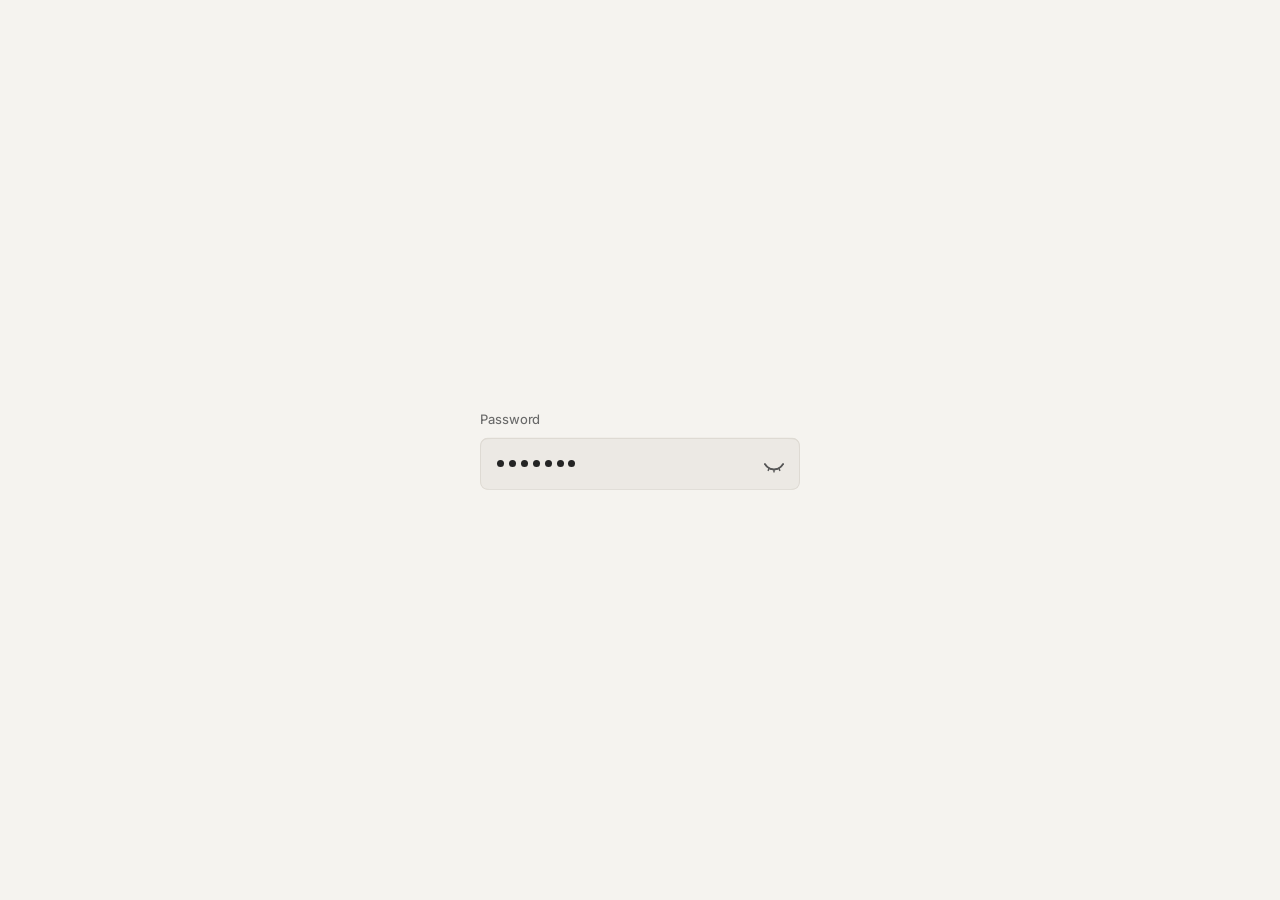
<file: lab/password-eye/index.html>
<!doctype html>
<html lang="en">
<head>
<meta charset="utf-8">
<meta name="viewport" content="width=device-width, initial-scale=1">
<title>Password eye</title>
<style>
  @font-face {
    font-family: "Inter";
    src: url("fonts/inter-latin-wght-normal.woff2") format("woff2");
    font-weight: 100 900;
    font-style: normal;
    font-display: swap;
  }

  /* Linen + Ember tokens (site-design-system.md §2) */
  :root {
    color-scheme: light;
    --bg: #F5F3EF;
    --surface: #ECE9E4;
    --line: #DEDAD3;
    --nav-selected: #E4E0D9;
    --ink: #242424;
    --ink-2: #575757;
    --ink-3: #696969;
    --accent: #C2410C;
  }
  @media (prefers-color-scheme: dark) {
    :root:not([data-theme="light"]) {
      color-scheme: dark;
      --bg: #161514;
      --surface: #1F1E1C;
      --line: #2C2A27;
      --nav-selected: #2B2926;
      --ink: #E6E6E6;
      --ink-2: #B0B0B0;
      --ink-3: #8C8C8C;
      --accent: #FB8A5C;
    }
  }
  :root[data-theme="dark"] {
    color-scheme: dark;
    --bg: #161514;
    --surface: #1F1E1C;
    --line: #2C2A27;
    --nav-selected: #2B2926;
    --ink: #E6E6E6;
    --ink-2: #B0B0B0;
    --ink-3: #8C8C8C;
    --accent: #FB8A5C;
  }

  /* Spring easings are generated in JS; these are fallbacks. */
  :root {
    --spring-lid: cubic-bezier(.3, 1.3, .5, 1);
    --spring-lid-dur: 520ms;
    --spring-press: cubic-bezier(.3, 1.4, .5, 1);
    --spring-press-dur: 360ms;
  }

  *, *::before, *::after { box-sizing: border-box; }
  html, body { height: 100%; margin: 0; }
  body {
    background: var(--bg);
    color: var(--ink);
    font-family: "Inter", system-ui, -apple-system, "Segoe UI", sans-serif;
    font-size: 16px;
    line-height: 25.6px;
    font-weight: 420;
    letter-spacing: -0.011em;
    -webkit-font-smoothing: antialiased;
    display: grid;
    place-items: center;
    padding: 16px;
    transition: background-color 400ms ease, color 400ms ease;
  }

  .proto {
    width: min(320px, 100%);
    display: grid;
    gap: 8px;
  }

  .label {
    font-size: 13px;
    line-height: 1.5;
    font-weight: 450;
    color: var(--ink-3);
    letter-spacing: -0.006em;
    user-select: none;
  }

  /* Squircle shapes: element is clipped to the path, fill + border drawn on the same path. */
  .sq { position: relative; isolation: isolate; }
  .sq > svg.shape {
    position: absolute; inset: 0;
    width: 100%; height: 100%;
    overflow: visible;
    pointer-events: none;
    z-index: -1;
  }
  .sq > svg.shape path { transition: fill 400ms ease, stroke 400ms ease; }

  .field {
    height: 52px;
    display: flex;
    align-items: center;
    padding: 0 8px 0 16px;
    cursor: default;
    user-select: none;
    -webkit-user-select: none;
  }
  .field > svg.shape .fill { fill: var(--surface); stroke: var(--line); stroke-width: 2; }

  .chars {
    flex: 1;
    display: flex;
    gap: 2px;
    font-variant-numeric: tabular-nums;
    font-size: 16px;
    font-weight: 450;
    color: var(--ink);
  }
  .cell { position: relative; display: inline-block; }
  .cell .digit, .cell .dot {
    transition:
      transform var(--spring-lid-dur) var(--spring-lid),
      opacity 200ms ease;
  }
  .cell .digit { display: inline-block; }
  .cell .dot {
    position: absolute;
    left: 50%; top: 50%;
    width: 7px; height: 7px;
    margin: -3.5px 0 0 -3.5px;
    border-radius: 50%;
    background: currentColor;
  }

  /* Hidden (default) */
  .proto:not(.is-shown) .digit { opacity: 0; transform: translateY(5px) scale(.6); }
  .proto:not(.is-shown) .dot   { opacity: 1; transform: none; }
  /* Shown */
  .proto.is-shown .digit { opacity: 1; transform: none; }
  .proto.is-shown .dot   { opacity: 0; transform: scale(.3); }

  /* Eye button */
  .eye {
    width: 36px; height: 36px;
    flex: none;
    display: grid; place-items: center;
    padding: 0; margin: 0;
    border: 0;
    background: none;
    color: var(--ink-2);
    cursor: pointer;
    -webkit-tap-highlight-color: transparent;
    transition: transform var(--spring-press-dur) var(--spring-press);
  }
  .eye:hover { color: var(--ink); }
  .eye:active { transform: scale(.88); transition-duration: 120ms; transition-timing-function: ease-out; }
  .eye:focus { outline: none; }
  .eye > svg.shape .hover { fill: var(--nav-selected); opacity: 0; transition: opacity 120ms ease, fill 400ms ease; }
  .eye > svg.shape .ring  { fill: none; stroke: var(--accent); stroke-width: 4; opacity: 0; }
  .eye:hover > svg.shape .hover { opacity: 1; }
  .eye:focus-visible > svg.shape .ring { opacity: 1; }

  .icon { width: 22px; height: 22px; overflow: visible; display: block; }
  .icon * {
    fill: none;
    stroke: currentColor;
    stroke-width: 1.6;
    stroke-linecap: round;
    stroke-linejoin: round;
  }
  .icon .pupil { fill: currentColor; stroke: none; }
  .icon .lid, .icon .iris, .icon .lashes {
    transform-box: view-box;
    transform-origin: 12px 12px;
    transition:
      transform var(--spring-lid-dur) var(--spring-lid),
      opacity 200ms ease;
  }
  /* Closed (password hidden): upper lid folds down onto the lower lid. */
  .proto:not(.is-shown) .icon .lid    { transform: scaleY(-1); }
  .proto:not(.is-shown) .icon .iris   { transform: scaleY(0); opacity: 0; }
  .proto:not(.is-shown) .icon .lashes { transform: none; opacity: 1; }
  /* Open (password shown) */
  .proto.is-shown .icon .lid    { transform: none; }
  .proto.is-shown .icon .iris   { transform: none; opacity: 1; }
  .proto.is-shown .icon .lashes { transform: translateY(-2px); opacity: 0; }

  .sr-only {
    position: absolute; width: 1px; height: 1px;
    margin: -1px; padding: 0; overflow: hidden;
    clip: rect(0 0 0 0); white-space: nowrap; border: 0;
  }

  @media (prefers-reduced-motion: reduce) {
    .cell .digit, .cell .dot,
    .icon .lid, .icon .iris, .icon .lashes,
    .eye { transition: opacity 150ms ease !important; }
    .proto:not(.is-shown) .digit,
    .proto.is-shown .dot { transform: none; }
    .eye:active { transform: none; }
  }
</style>
</head>
<body>
  <div class="proto" id="proto">
    <span class="label" id="pw-label">Password</span>
    <div class="field sq" data-radius="8" role="textbox" aria-readonly="true" aria-labelledby="pw-label">
      <svg class="shape" aria-hidden="true"><path class="fill"/></svg>
      <span class="chars" aria-hidden="true" id="chars"></span>
      <span class="sr-only" id="pw-sr">Hidden, 7 characters</span>
      <button class="eye sq" data-radius="8" type="button" aria-pressed="false" aria-label="Show password" id="eye">
        <svg class="shape" aria-hidden="true"><path class="hover"/><path class="ring"/></svg>
        <svg class="icon" viewBox="0 0 24 24" aria-hidden="true">
          <defs>
            <clipPath id="almond"><path d="M2 12C5 7.5 8.5 6 12 6C15.5 6 19 7.5 22 12C19 16.5 15.5 18 12 18C8.5 18 5 16.5 2 12Z"/></clipPath>
          </defs>
          <g class="lashes">
            <path d="M12 18V20.6"/>
            <path d="M6.8 16.7L5.7 19"/>
            <path d="M17.2 16.7L18.3 19"/>
          </g>
          <path class="lower" d="M22 12C19 16.5 15.5 18 12 18C8.5 18 5 16.5 2 12"/>
          <path class="lid" d="M2 12C5 7.5 8.5 6 12 6C15.5 6 19 7.5 22 12"/>
          <g clip-path="url(#almond)">
            <g class="iris">
              <g id="look">
                <circle cx="12" cy="12" r="3.4"/>
                <circle class="pupil" id="pupil" cx="12" cy="12" r="1.6"/>
              </g>
            </g>
          </g>
        </svg>
      </button>
    </div>
  </div>

<script>
(() => {
  const PASSWORD = "0123456";
  const root = document.documentElement;
  const proto = document.getElementById("proto");
  const eye = document.getElementById("eye");
  const charsEl = document.getElementById("chars");
  const srEl = document.getElementById("pw-sr");
  const look = document.getElementById("look");
  const pupil = document.getElementById("pupil");

  // Theme: ?theme=light|dark overrides the system setting (the Lab page can also set data-theme).
  const qTheme = new URLSearchParams(location.search).get("theme");
  if (qTheme === "light" || qTheme === "dark") root.dataset.theme = qTheme;

  const reduceMotion = matchMedia("(prefers-reduced-motion: reduce)");

  // ---------- Spring easings as CSS linear() ----------
  function springLinear(response, damping) {
    const w = 2 * Math.PI / response;
    const wd = w * Math.sqrt(1 - damping * damping);
    const x = t => 1 - Math.exp(-damping * w * t) * (Math.cos(wd * t) + (damping * w / wd) * Math.sin(wd * t));
    // settle when the envelope drops below 0.1%
    const dur = Math.log(1000) / (damping * w);
    const n = 48, pts = [];
    for (let i = 0; i <= n; i++) pts.push(+x(dur * i / n).toFixed(4));
    pts[n] = 1;
    return { easing: `linear(${pts.join(", ")})`, ms: Math.round(dur * 1000) };
  }
  if (CSS.supports("transition-timing-function", "linear(0, 1)")) {
    const lid = springLinear(0.42, 0.72);
    const press = springLinear(0.3, 0.6);
    root.style.setProperty("--spring-lid", lid.easing);
    root.style.setProperty("--spring-lid-dur", lid.ms + "ms");
    root.style.setProperty("--spring-press", press.easing);
    root.style.setProperty("--spring-press-dur", press.ms + "ms");
  }

  // ---------- Squircle (site-design-system.md §2) ----------
  function squircle(w, h, r, s = 0.6) {
    const rad = d => d * Math.PI / 180, f = v => +v.toFixed(3);
    const p = (1 + s) * r;
    if (p > Math.min(w, h) / 2) throw new Error("too small for 60% smoothing: " + w + "x" + h + " r" + r);
    const am = 90 * (1 - s), L = Math.sin(rad(am / 2)) * r * Math.SQRT2;
    const p34 = r * Math.tan(rad((90 - am) / 4)), beta = 45 * s;
    const c = p34 * Math.cos(rad(beta)), d = c * Math.tan(rad(beta));
    const b = (p - L - c - d) / 3, a = 2 * b;
    const A=f(a),AB=f(a+b),ABC=f(a+b+c),BC=f(b+c),C=f(c),D=f(d),R=f(r),l=f(L);
    return [`M ${f(w-p)} 0`,`c ${A} 0 ${AB} 0 ${ABC} ${D}`,`a ${R} ${R} 0 0 1 ${l} ${l}`,`c ${D} ${C} ${D} ${BC} ${D} ${ABC}`,
      `L ${w} ${f(h-p)}`,`c 0 ${A} 0 ${AB} ${-D} ${ABC}`,`a ${R} ${R} 0 0 1 ${-l} ${l}`,`c ${-C} ${D} ${-BC} ${D} ${-ABC} ${D}`,
      `L ${f(p)} ${h}`,`c ${-A} 0 ${-AB} 0 ${-ABC} ${-D}`,`a ${R} ${R} 0 0 1 ${-l} ${-l}`,`c ${-D} ${-C} ${-D} ${-BC} ${-D} ${-ABC}`,
      `L 0 ${f(p)}`,`c 0 ${-A} 0 ${-AB} ${D} ${-ABC}`,`a ${R} ${R} 0 0 1 ${l} ${-l}`,`c ${C} ${-D} ${BC} ${-D} ${ABC} ${-D}`,`Z`].join(" ");
  }
  function shapeSquircle(el) {
    const w = el.offsetWidth, h = el.offsetHeight, r = +el.dataset.radius;
    if (!w || !h) return;
    const d = squircle(w, h, r);
    el.style.clipPath = `path("${d}")`;
    const svg = el.querySelector(":scope > svg.shape");
    svg.setAttribute("viewBox", `0 0 ${w} ${h}`);
    svg.querySelectorAll("path").forEach(p => p.setAttribute("d", d));
  }
  const ro = new ResizeObserver(entries => entries.forEach(e => shapeSquircle(e.target)));
  document.querySelectorAll(".sq").forEach(el => { shapeSquircle(el); ro.observe(el); });

  // ---------- Characters ----------
  for (const ch of PASSWORD) {
    const cell = document.createElement("span");
    cell.className = "cell";
    cell.innerHTML = `<span class="digit">${ch}</span><span class="dot"></span>`;
    charsEl.appendChild(cell);
  }

  // ---------- Toggle ----------
  let shown = false;
  function setShown(v) {
    shown = v;
    proto.classList.toggle("is-shown", v);
    eye.setAttribute("aria-pressed", String(v));
    eye.setAttribute("aria-label", v ? "Hide password" : "Show password");
    srEl.textContent = v ? PASSWORD.split("").join(" ") : "Hidden, 7 characters";
    if (!v) { target.x = target.y = 0; kick(); }
    else if (pointer) aim(pointer.x, pointer.y);
  }
  eye.addEventListener("click", () => setShown(!shown));

  // ---------- Pupil follows the cursor (only inside this prototype) ----------
  const MAX_X = 3.0, MAX_Y = 1.6;          // view-box units the iris may travel
  const PUPIL_EXTRA = 0.35;                 // pupil travels a little further for depth
  const target = { x: 0, y: 0 }, pos = { x: 0, y: 0 }, vel = { x: 0, y: 0 };
  let raf = 0, last = 0;

  function aim(clientX, clientY) {
    if (!shown) return;
    const r = eye.getBoundingClientRect();
    const dx = clientX - (r.left + r.width / 2);
    const dy = clientY - (r.top + r.height / 2);
    const dist = Math.hypot(dx, dy);
    if (dist < 0.5) { target.x = target.y = 0; kick(); return; }
    const k = 1 - Math.exp(-dist / 90);       // close to the eye = small movement
    target.x = dx / dist * k * MAX_X;
    target.y = dy / dist * k * MAX_Y;
    kick();
  }
  function rest() { target.x = target.y = 0; kick(); }

  function render() {
    look.setAttribute("transform", `translate(${pos.x.toFixed(3)} ${pos.y.toFixed(3)})`);
    pupil.setAttribute("transform", `translate(${(pos.x * PUPIL_EXTRA).toFixed(3)} ${(pos.y * PUPIL_EXTRA).toFixed(3)})`);
  }
  function step(t) {
    const dt = Math.min(0.032, (t - last) / 1000 || 0.016);
    last = t;
    if (reduceMotion.matches) {
      pos.x = target.x; pos.y = target.y; vel.x = vel.y = 0;
    } else {
      const K = 320, C = 26;                  // stiffness, damping (slightly underdamped)
      for (const a of ["x", "y"]) {
        const f = -K * (pos[a] - target[a]) - C * vel[a];
        vel[a] += f * dt;
        pos[a] += vel[a] * dt;
      }
    }
    render();
    const settled = Math.abs(pos.x - target.x) < 0.001 && Math.abs(pos.y - target.y) < 0.001 &&
                    Math.abs(vel.x) < 0.01 && Math.abs(vel.y) < 0.01;
    if (settled) { pos.x = target.x; pos.y = target.y; render(); raf = 0; }
    else raf = requestAnimationFrame(step);
  }
  function kick() {
    if (!raf) { last = performance.now(); raf = requestAnimationFrame(step); }
  }

  let pointer = null;
  const track = e => { pointer = { x: e.clientX, y: e.clientY }; aim(pointer.x, pointer.y); };
  document.addEventListener("pointermove", track);
  document.addEventListener("pointerdown", track);
  document.addEventListener("pointerout", e => { if (!e.relatedTarget) { pointer = null; rest(); } });
  window.addEventListener("blur", rest);
})();
</script>
</body>
</html>
</file>
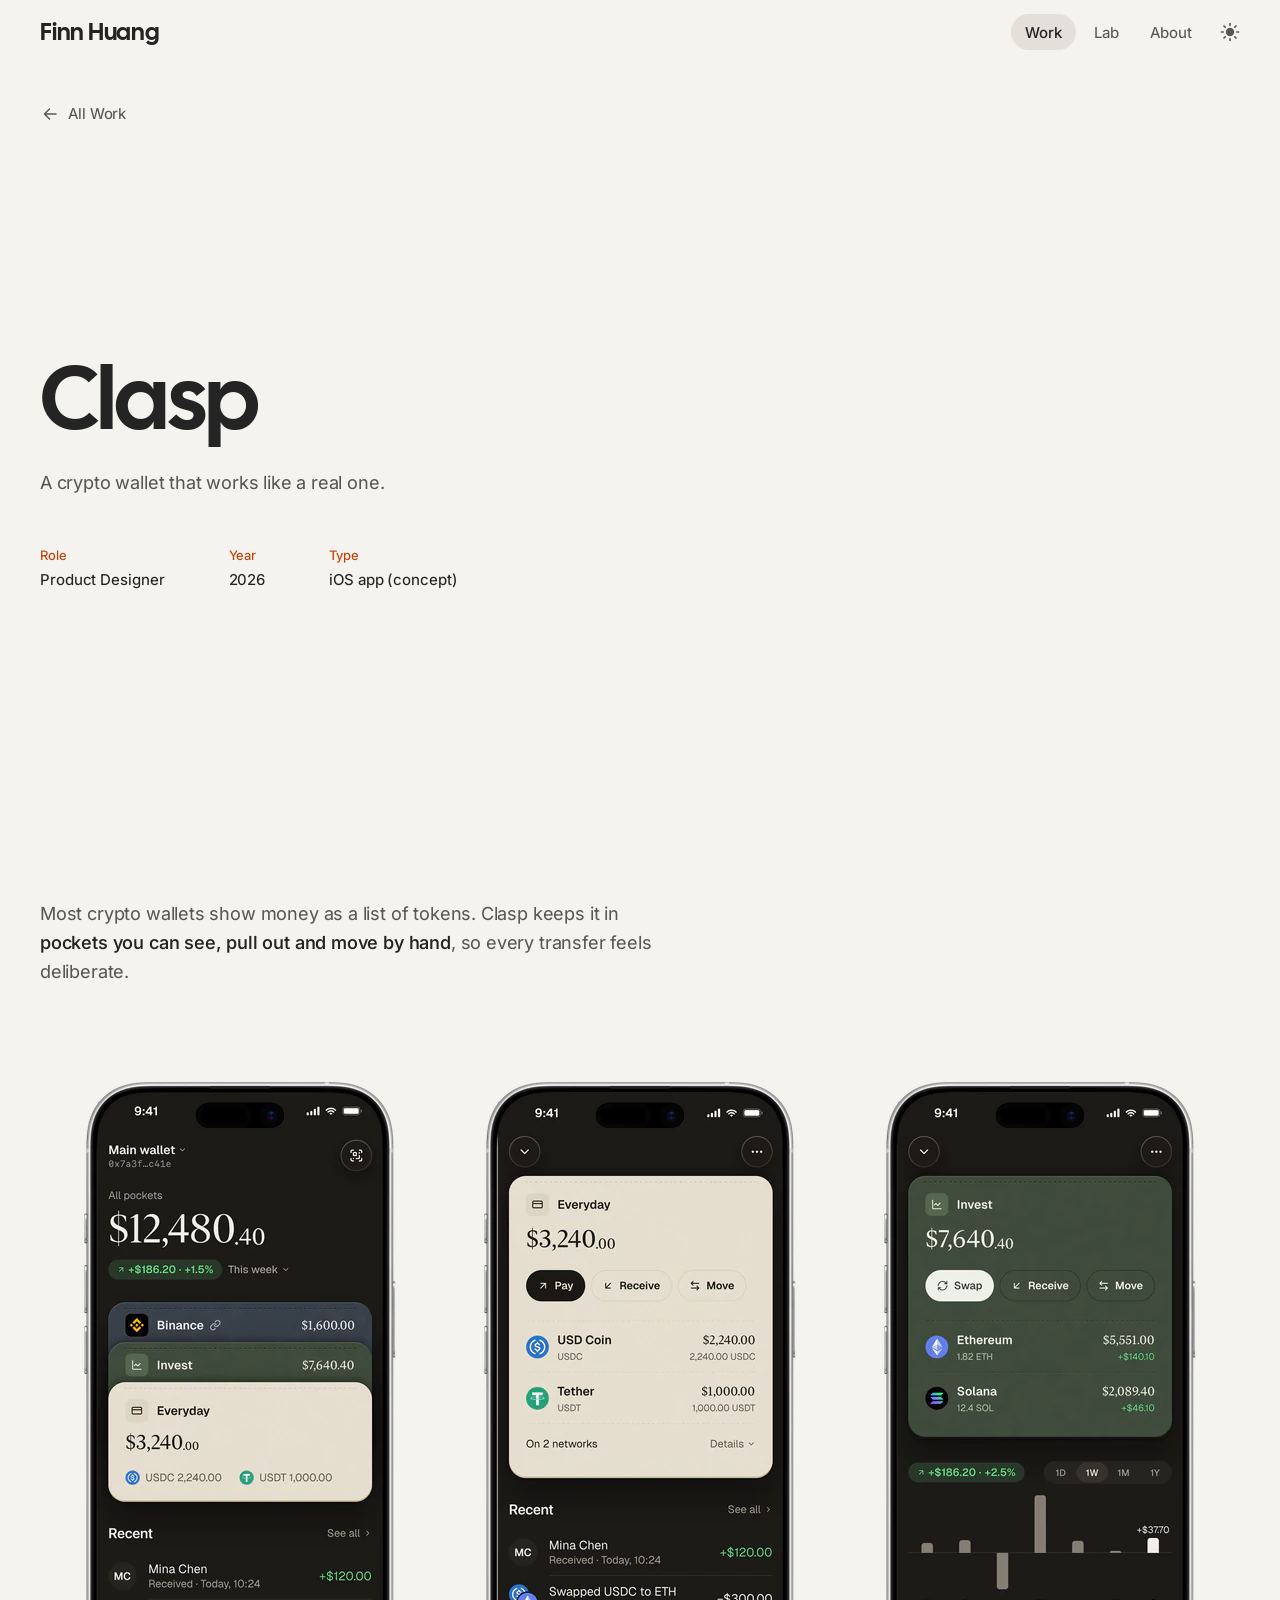
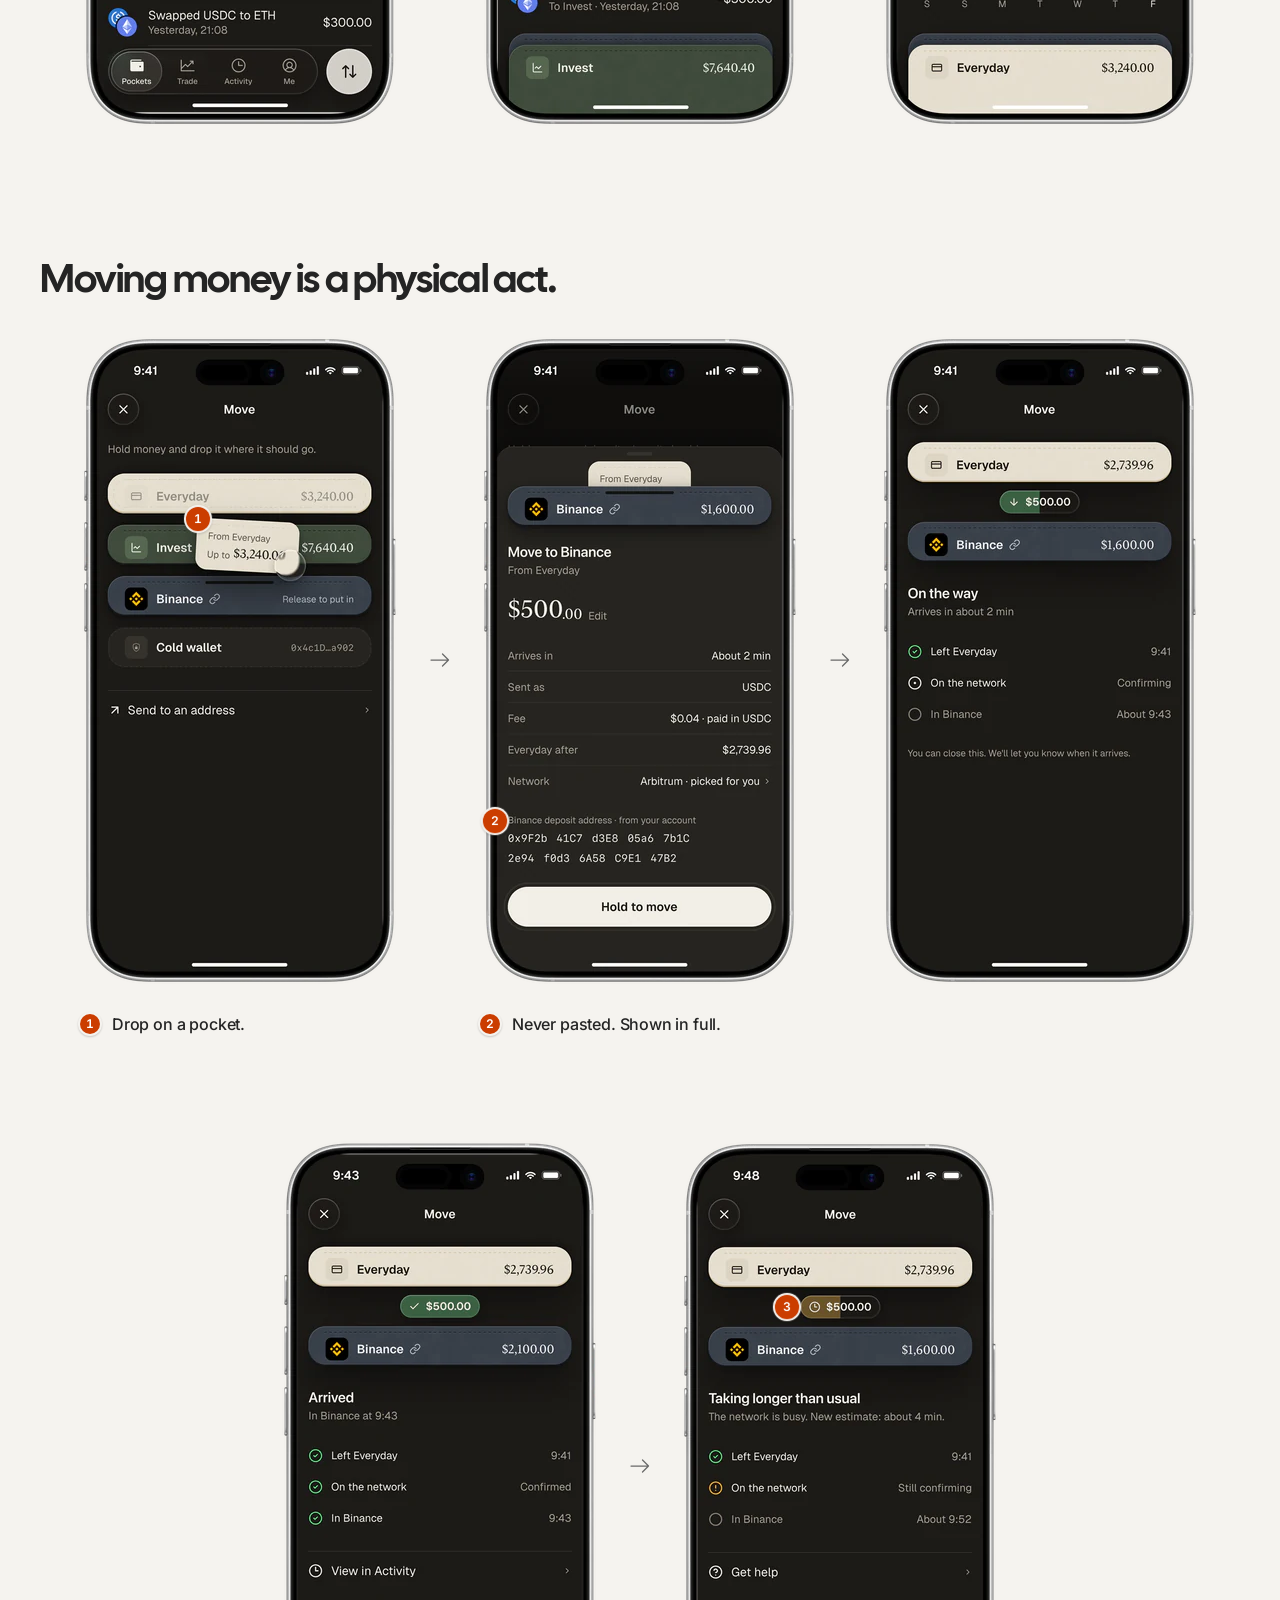
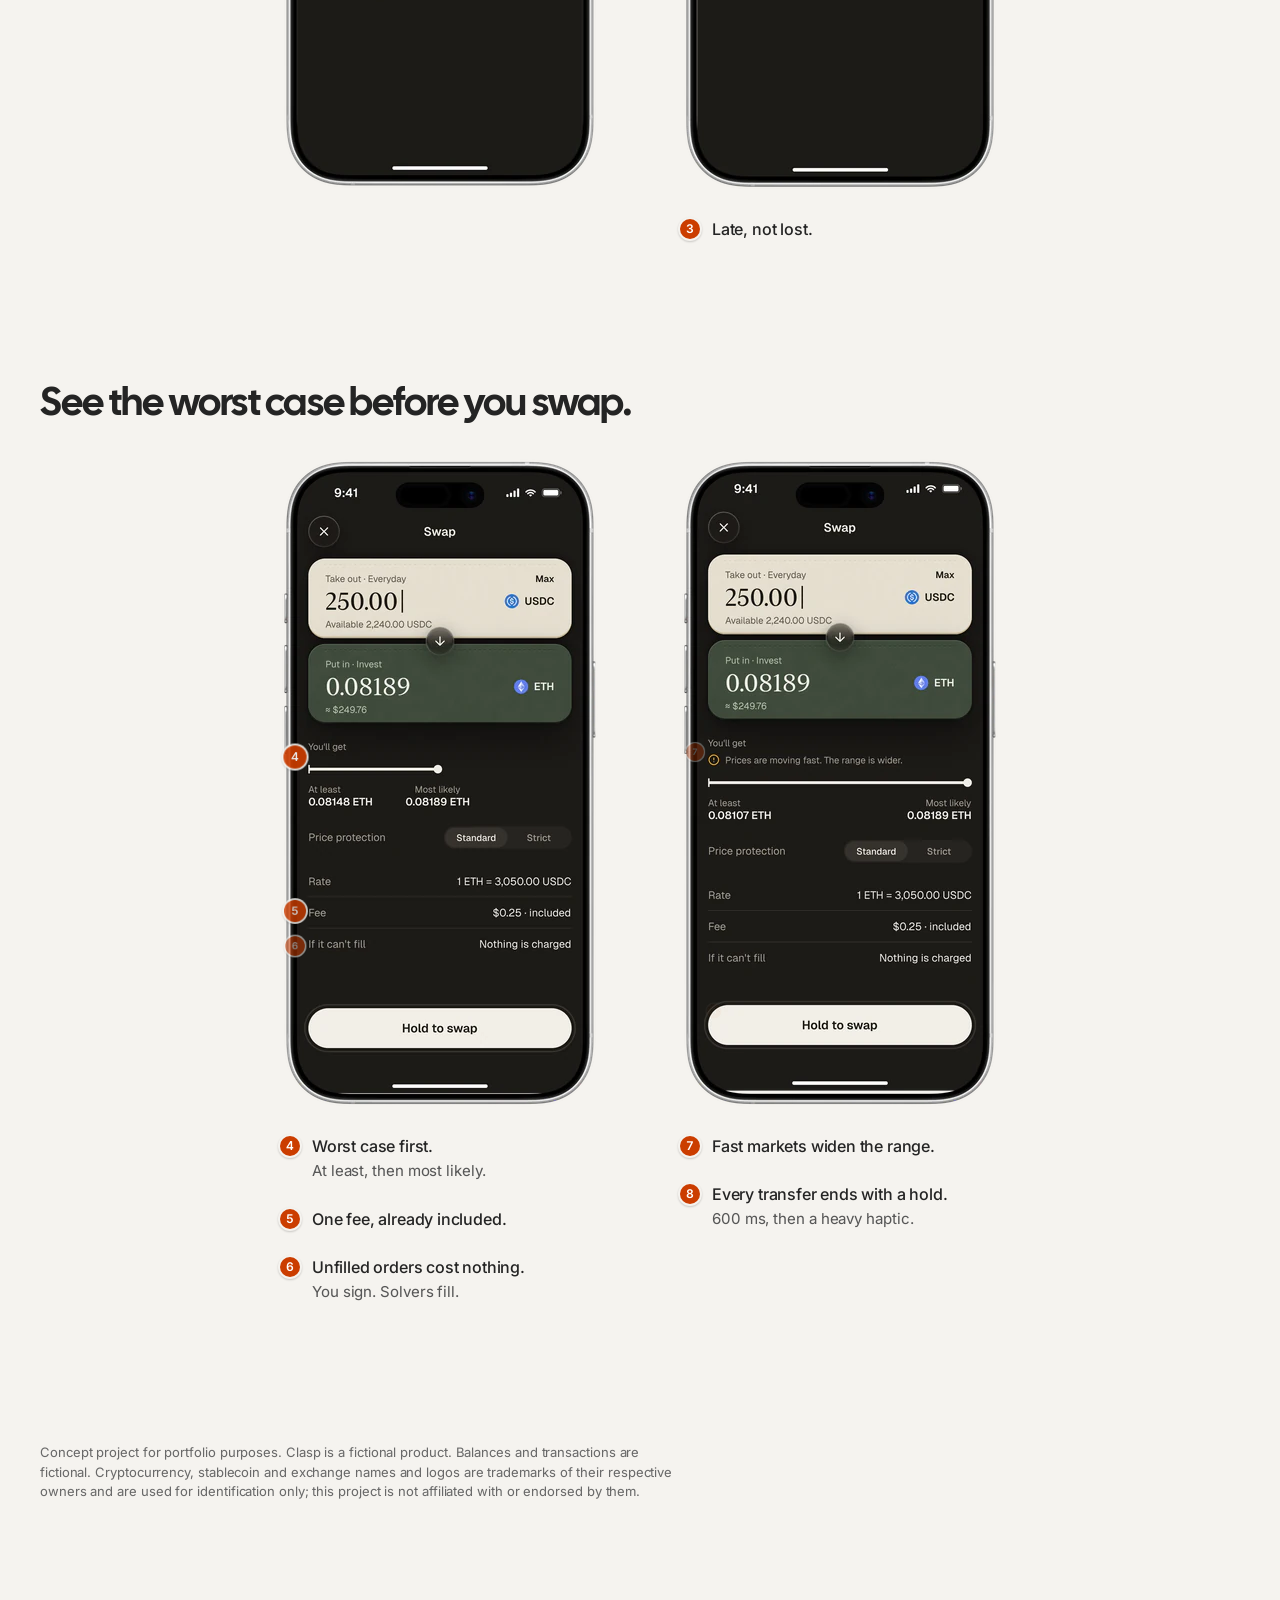
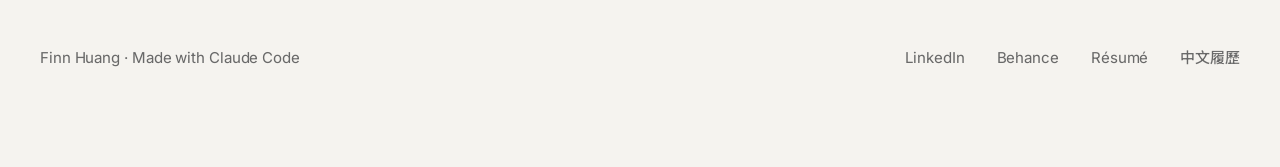
<file: work/clasp/index.html>
<!doctype html>
<html lang="en">
<head>
<meta charset="utf-8">
<meta name="viewport" content="width=device-width, initial-scale=1">
<title>Clasp | Finn Huang</title>
<!-- Opt in to the page transition before anything else loads, so Chrome always sees it (§4.2). -->
<style>@view-transition { navigation: auto; }</style>
<meta name="description" content="A crypto wallet that works like a real one.">
<link rel="icon" href="/favicon.ico" sizes="32x32">
<link rel="icon" href="/favicon.svg" type="image/svg+xml">
<link rel="apple-touch-icon" href="/apple-touch-icon.png">
<meta property="og:type" content="website">
<meta property="og:title" content="Clasp | Finn Huang">
<meta property="og:description" content="A crypto wallet that works like a real one.">
<meta property="og:url" content="https://finnhuang0803.github.io/work/clasp/">
<meta property="og:image" content="https://finnhuang0803.github.io/share-card.png">
<meta property="og:image:width" content="1200">
<meta property="og:image:height" content="630">
<meta name="twitter:card" content="summary_large_image">
<meta name="twitter:image" content="https://finnhuang0803.github.io/share-card.png">
<script src="/assets/js/theme-init.js"></script>
<script src="/assets/js/transition.js"></script>
<script>document.documentElement.classList.add("js")</script>
<link rel="preload" href="/assets/fonts/cal-sans-latin-400-normal.woff2" as="font" type="font/woff2" crossorigin>
<link rel="preload" href="/assets/fonts/inter-latin-wght-normal.woff2" as="font" type="font/woff2" crossorigin>
<link rel="stylesheet" href="/assets/css/tokens.css">
<link rel="stylesheet" href="/assets/css/site.css">
<link rel="stylesheet" href="/assets/css/transition.css">
<link rel="stylesheet" href="/assets/css/project.css">
<script type="module" src="/assets/js/site.js"></script>
<script type="module" src="/assets/js/project.js"></script>
</head>
<body>
  <a class="skip-link" href="#main">Skip to content</a>

  <!-- Navigation bar: identical on every page; only aria-current moves. -->
  <header class="site-nav">
    <div class="container site-nav__inner">
      <a class="site-nav__name" href="/">Finn Huang</a>
      <nav aria-label="Main">
        <ul class="site-nav__list">
          <li><a class="site-nav__link" href="/" aria-current="page">Work</a></li>
          <li><a class="site-nav__link" href="/lab/">Lab</a></li>
          <li><a class="site-nav__link" href="/about/">About</a></li>
        </ul>
      </nav>
      <button class="theme-toggle sq" data-squircle="12" type="button" aria-label="Switch theme">
        <svg class="sq-shape" aria-hidden="true"><path class="hover"/><path class="ring"/></svg>
        <svg class="theme-toggle__icon" viewBox="0 0 24 24" aria-hidden="true">
          <mask id="theme-toggle-mask" maskUnits="userSpaceOnUse" x="-4" y="-4" width="32" height="32">
            <rect x="-4" y="-4" width="32" height="32" fill="#fff"/>
            <circle class="theme-toggle__cut" cx="17.2" cy="7.6" r="7.4" fill="#000"/>
          </mask>
          <g mask="url(#theme-toggle-mask)"><circle class="theme-toggle__disc" cx="12" cy="12" r="5"/></g>
          <path class="theme-toggle__rays" d="M12 1.8v2M12 20.2v2M1.8 12h2M20.2 12h2M4.79 4.79l1.41 1.41M17.8 17.8l1.41 1.41M4.79 19.21l1.41-1.41M17.8 6.2l1.41-1.41"/>
        </svg>
      </button>
    </div>
  </header>

  <main id="main" class="page project">
    <header class="project-hero container">
      <a class="back-link" href="/" data-enter>
        <svg viewBox="0 0 20 20" aria-hidden="true"><path d="M16 10H4.5M9.5 5l-5 5 5 5"/></svg>
        All Work
      </a>
      <div class="project-hero__body">
        <h1 class="project-hero__title" data-enter>Clasp</h1>
        <p class="project-hero__intro" data-enter>A crypto wallet that works like a real one.</p>
        <dl class="info-line" data-enter>
          <div><dt>Role</dt><dd>Product Designer</dd></div>
          <div><dt>Year</dt><dd>2026</dd></div>
          <div><dt>Type</dt><dd>iOS app (concept)</dd></div>
        </dl>
      </div>
    </header>
    <section class="project-section container" aria-label="Overview">
      <div class="lead" data-reveal="text">
        <p>Most crypto wallets show money as a list of tokens. Clasp keeps it in <strong>pockets you can see, pull out and move by hand</strong>, so every transfer feels deliberate.</p>
      </div>
      <figure class="fig fig--rows">
        <div class="row" data-reveal="figure">
          <div class="step">
            <div class="step__phones">
              <div class="phone">
                <img src="/projects/clasp/01-320.webp" srcset="/projects/clasp/01-320.webp 320w, /projects/clasp/01-640.webp 640w" sizes="(max-width: 767.98px) 260px, 320px" width="320" height="654" alt="Clasp main wallet screen" loading="lazy" decoding="async">
              </div>
            </div>
          </div>
          <div class="step">
            <div class="step__phones">
              <div class="phone">
                <img src="/projects/clasp/02-320.webp" srcset="/projects/clasp/02-320.webp 320w, /projects/clasp/02-640.webp 640w" sizes="(max-width: 767.98px) 260px, 320px" width="320" height="654" alt="Everyday pocket pulled out" loading="lazy" decoding="async">
              </div>
            </div>
          </div>
          <div class="step">
            <div class="step__phones">
              <div class="phone">
                <img src="/projects/clasp/03-320.webp" srcset="/projects/clasp/03-320.webp 320w, /projects/clasp/03-640.webp 640w" sizes="(max-width: 767.98px) 260px, 320px" width="320" height="654" alt="Invest pocket pulled out" loading="lazy" decoding="async">
              </div>
            </div>
          </div>
        </div>
      </figure>
    </section>
    <section class="project-section container" aria-labelledby="s-move">
      <h2 class="section-title" id="s-move" data-reveal="text">Moving money is a physical act.</h2>
      <figure class="fig fig--rows">
        <div class="row" data-reveal="figure">
          <div class="step">
            <div class="step__phones">
              <div class="phone">
                <img src="/projects/clasp/04-320.webp" srcset="/projects/clasp/04-320.webp 320w, /projects/clasp/04-640.webp 640w" sizes="(max-width: 767.98px) 260px, 320px" width="320" height="655" alt="Dragging money from Everyday onto a pocket" loading="lazy" decoding="async">
                <button class="marker" type="button" style="--x: 37%; --y: 28.3%" data-note="note-1" aria-label="Note 1" aria-describedby="note-1"><span>1</span></button>
              </div>
            </div>
            <div class="notes">
              <div class="note sq" id="note-1" data-squircle="8" data-note="note-1">
                <svg class="sq-shape" aria-hidden="true"><path class="fill"/></svg>
                <span class="note__badge" aria-hidden="true">1</span>
                <div class="note__text">
                  <p class="note__title">Drop on a pocket.</p>
                </div>
              </div>
            </div>
          </div>
          <div class="step">
            <svg class="step__arrow" viewBox="0 0 24 24" aria-hidden="true"><path d="M3 12h17.5M14.5 6l6 6-6 6"/></svg>
            <div class="step__phones">
              <div class="phone">
                <img src="/projects/clasp/05-320.webp" srcset="/projects/clasp/05-320.webp 320w, /projects/clasp/05-640.webp 640w" sizes="(max-width: 767.98px) 260px, 320px" width="320" height="655" alt="Move to Binance confirmation sheet" loading="lazy" decoding="async">
                <button class="marker" type="button" style="--x: 4.6%; --y: 74.4%" data-note="note-2" aria-label="Note 2" aria-describedby="note-2"><span>2</span></button>
              </div>
            </div>
            <div class="notes">
              <div class="note sq" id="note-2" data-squircle="8" data-note="note-2">
                <svg class="sq-shape" aria-hidden="true"><path class="fill"/></svg>
                <span class="note__badge" aria-hidden="true">2</span>
                <div class="note__text">
                  <p class="note__title">Never pasted. Shown in full.</p>
                </div>
              </div>
            </div>
          </div>
          <div class="step">
            <svg class="step__arrow" viewBox="0 0 24 24" aria-hidden="true"><path d="M3 12h17.5M14.5 6l6 6-6 6"/></svg>
            <div class="step__phones">
              <div class="phone">
                <img src="/projects/clasp/06-320.webp" srcset="/projects/clasp/06-320.webp 320w, /projects/clasp/06-640.webp 640w" sizes="(max-width: 767.98px) 260px, 320px" width="320" height="655" alt="Transfer on the way" loading="lazy" decoding="async">
              </div>
            </div>
          </div>
        </div>
        <div class="row" data-reveal="figure">
          <div class="step">
            <svg class="step__arrow" viewBox="0 0 24 24" aria-hidden="true"><path d="M3 12h17.5M14.5 6l6 6-6 6"/></svg>
            <div class="step__phones">
              <div class="phone">
                <img src="/projects/clasp/07-320.webp" srcset="/projects/clasp/07-320.webp 320w, /projects/clasp/07-640.webp 640w" sizes="(max-width: 767.98px) 260px, 320px" width="320" height="653" alt="Transfer arrived in Binance" loading="lazy" decoding="async">
              </div>
            </div>
          </div>
          <div class="step">
            <svg class="step__arrow" viewBox="0 0 24 24" aria-hidden="true"><path d="M3 12h17.5M14.5 6l6 6-6 6"/></svg>
            <div class="step__phones">
              <div class="phone">
                <img src="/projects/clasp/08-320.webp" srcset="/projects/clasp/08-320.webp 320w, /projects/clasp/08-640.webp 640w" sizes="(max-width: 767.98px) 260px, 320px" width="320" height="655" alt="Transfer taking longer than usual" loading="lazy" decoding="async">
                <button class="marker" type="button" style="--x: 33.3%; --y: 25.8%" data-note="note-3" aria-label="Note 3" aria-describedby="note-3"><span>3</span></button>
              </div>
            </div>
            <div class="notes">
              <div class="note sq" id="note-3" data-squircle="8" data-note="note-3">
                <svg class="sq-shape" aria-hidden="true"><path class="fill"/></svg>
                <span class="note__badge" aria-hidden="true">3</span>
                <div class="note__text">
                  <p class="note__title">Late, not lost.</p>
                </div>
              </div>
            </div>
          </div>
        </div>
      </figure>
    </section>
    <section class="project-section container" aria-labelledby="s-swap">
      <h2 class="section-title" id="s-swap" data-reveal="text">See the worst case before you swap.</h2>
      <figure class="fig fig--rows">
        <div class="row" data-reveal="figure">
          <div class="step">
            <div class="step__phones">
              <div class="phone">
                <img src="/projects/clasp/09-320.webp" srcset="/projects/clasp/09-320.webp 320w, /projects/clasp/09-640.webp 640w" sizes="(max-width: 767.98px) 260px, 320px" width="320" height="654" alt="Swap screen" loading="lazy" decoding="async">
                <button class="marker" type="button" style="--x: 4.6%; --y: 46%" data-note="note-4" aria-label="Note 4" aria-describedby="note-4"><span>4</span></button>
                <button class="marker" type="button" style="--x: 4.6%; --y: 69.5%" data-note="note-5" aria-label="Note 5" aria-describedby="note-5"><span>5</span></button>
                <button class="marker" type="button" style="--x: 4.6%; --y: 74.9%" data-note="note-6" aria-label="Note 6" aria-describedby="note-6"><span>6</span></button>
              </div>
            </div>
            <div class="notes">
              <div class="note sq" id="note-4" data-squircle="8" data-note="note-4">
                <svg class="sq-shape" aria-hidden="true"><path class="fill"/></svg>
                <span class="note__badge" aria-hidden="true">4</span>
                <div class="note__text">
                  <p class="note__title">Worst case first.</p>
                  <p class="note__body">At least, then most likely.</p>
                </div>
              </div>
              <div class="note sq" id="note-5" data-squircle="8" data-note="note-5">
                <svg class="sq-shape" aria-hidden="true"><path class="fill"/></svg>
                <span class="note__badge" aria-hidden="true">5</span>
                <div class="note__text">
                  <p class="note__title">One fee, already included.</p>
                </div>
              </div>
              <div class="note sq" id="note-6" data-squircle="8" data-note="note-6">
                <svg class="sq-shape" aria-hidden="true"><path class="fill"/></svg>
                <span class="note__badge" aria-hidden="true">6</span>
                <div class="note__text">
                  <p class="note__title">Unfilled orders cost nothing.</p>
                  <p class="note__body">You sign. Solvers fill.</p>
                </div>
              </div>
            </div>
          </div>
          <div class="step">
            <div class="step__phones">
              <div class="phone">
                <img src="/projects/clasp/10-320.webp" srcset="/projects/clasp/10-320.webp 320w, /projects/clasp/10-640.webp 640w" sizes="(max-width: 767.98px) 260px, 320px" width="320" height="654" alt="Swap screen in a fast market" loading="lazy" decoding="async">
                <button class="marker" type="button" style="--x: 4.6%; --y: 45.3%" data-note="note-7" aria-label="Note 7" aria-describedby="note-7"><span>7</span></button>
                <button class="marker" type="button" style="--x: 10.6%; --y: 84.8%" data-note="note-8" aria-label="Note 8" aria-describedby="note-8"><span>8</span></button>
              </div>
            </div>
            <div class="notes">
              <div class="note sq" id="note-7" data-squircle="8" data-note="note-7">
                <svg class="sq-shape" aria-hidden="true"><path class="fill"/></svg>
                <span class="note__badge" aria-hidden="true">7</span>
                <div class="note__text">
                  <p class="note__title">Fast markets widen the range.</p>
                </div>
              </div>
              <div class="note sq" id="note-8" data-squircle="8" data-note="note-8">
                <svg class="sq-shape" aria-hidden="true"><path class="fill"/></svg>
                <span class="note__badge" aria-hidden="true">8</span>
                <div class="note__text">
                  <p class="note__title">Every transfer ends with a hold.</p>
                  <p class="note__body">600 ms, then a heavy haptic.</p>
                </div>
              </div>
            </div>
          </div>
        </div>
      </figure>
    </section>
    <aside class="project-disclaimer container" aria-label="Disclaimer">
      <p data-reveal="text">Concept project for portfolio purposes. Clasp is a fictional product. Balances and transactions are fictional. Cryptocurrency, stablecoin and exchange names and logos are trademarks of their respective owners and are used for identification only; this project is not affiliated with or endorsed by them.</p>
    </aside>
  </main>

  <!-- Footer: identical on every page. -->
  <footer class="site-footer">
    <div class="container site-footer__inner">
      <p class="site-footer__credit">Finn Huang · Made with Claude Code</p>
      <ul class="site-footer__links">
        <li><a class="site-footer__link" href="https://www.linkedin.com/in/finn-huang-227323421" target="_blank" rel="noopener">LinkedIn</a></li>
        <li><a class="site-footer__link" href="https://www.behance.net/huangjack2" target="_blank" rel="noopener">Behance</a></li>
        <li><a class="site-footer__link" href="/Finn-Huang-Resume.pdf" target="_blank" rel="noopener">Résumé</a></li>
        <li><a class="site-footer__link" href="/Finn-Huang-Resume-zh.pdf" target="_blank" rel="noopener" lang="zh-Hant">中文履歷</a></li>
      </ul>
    </div>
  </footer>
</body>
</html>
</file>
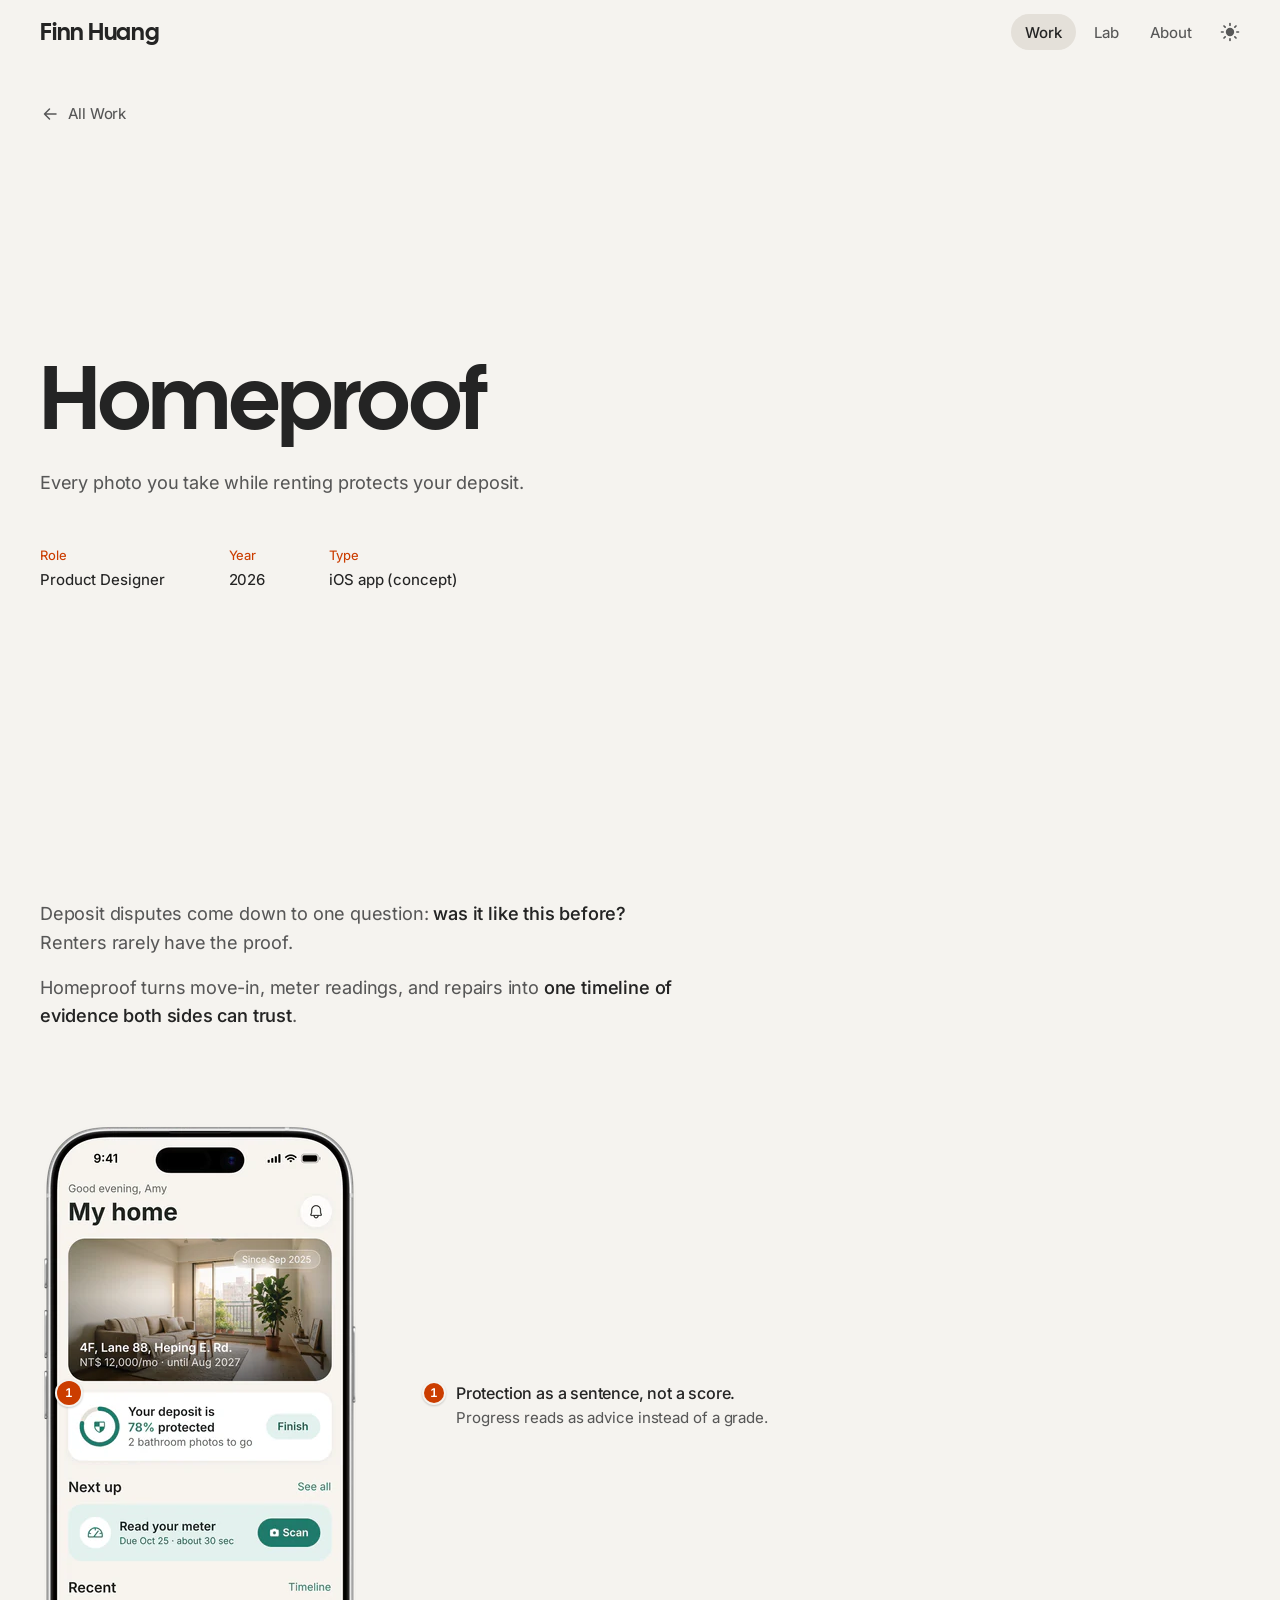
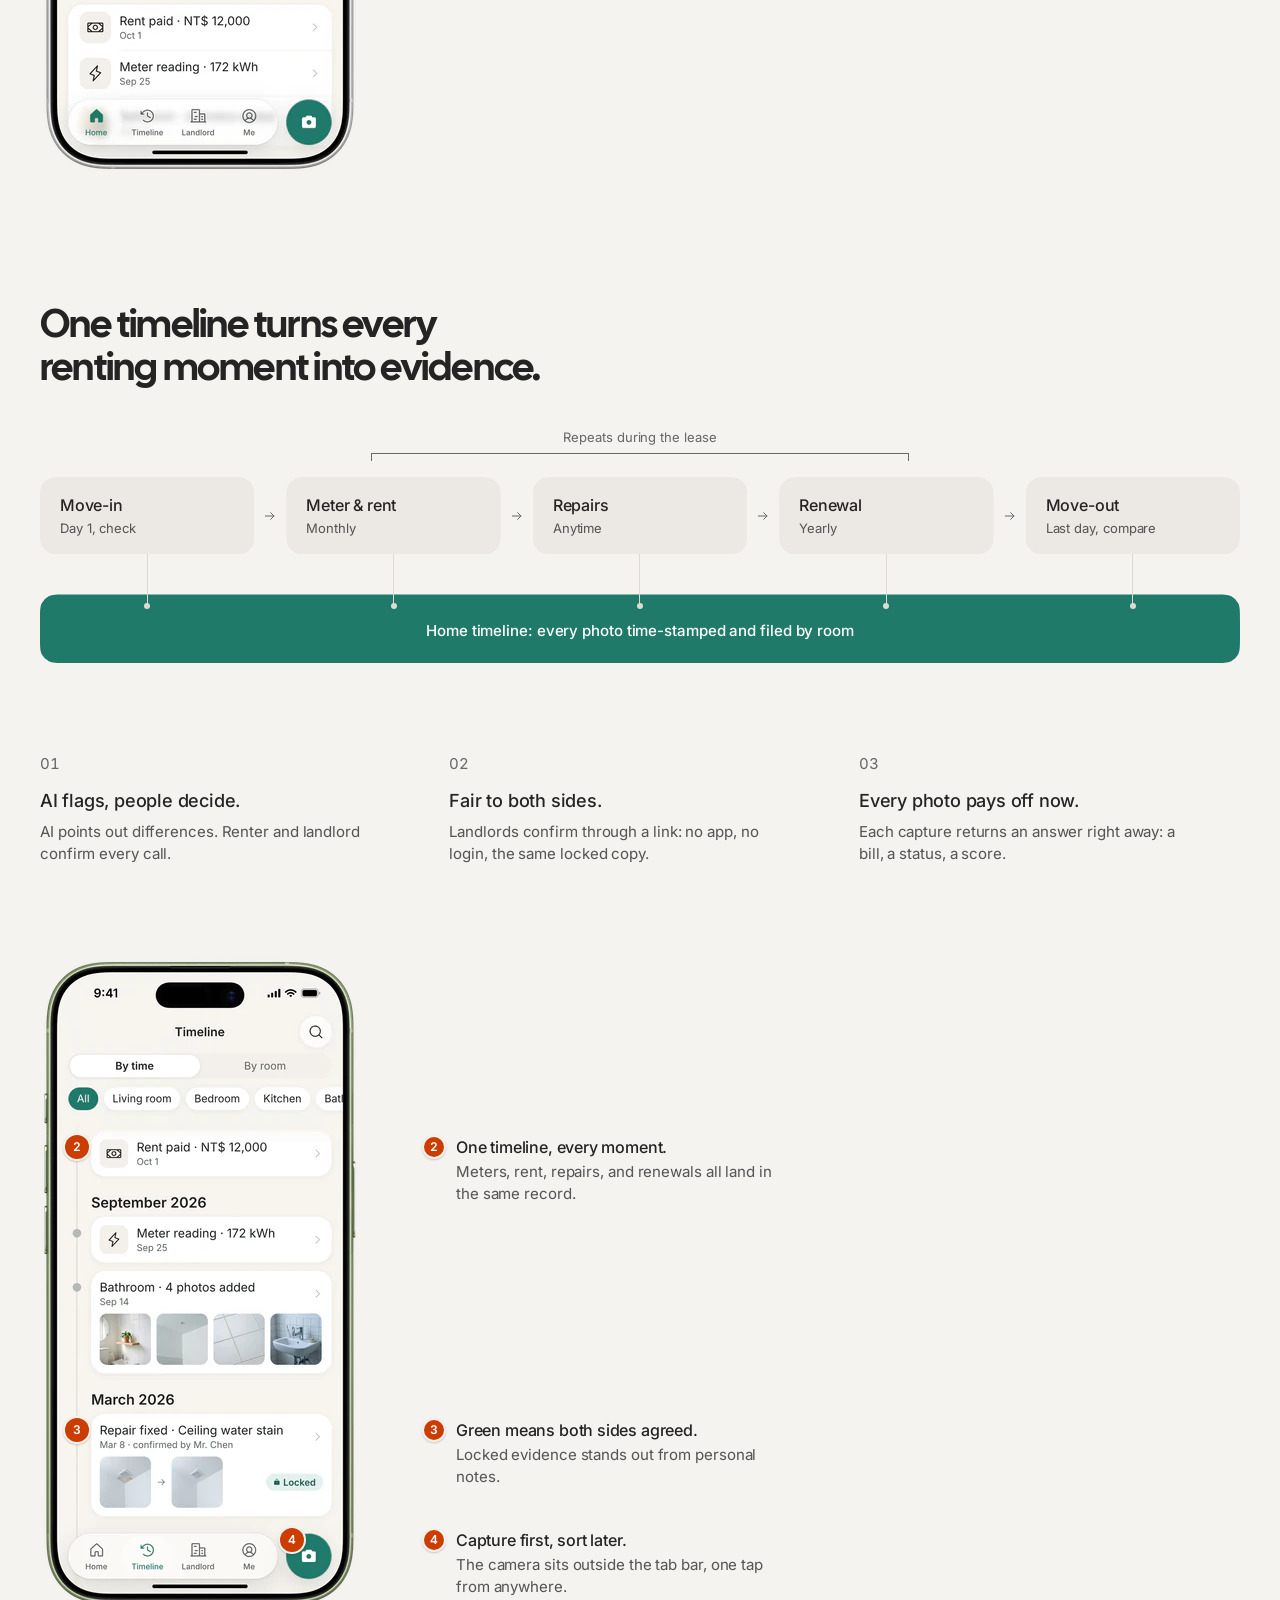
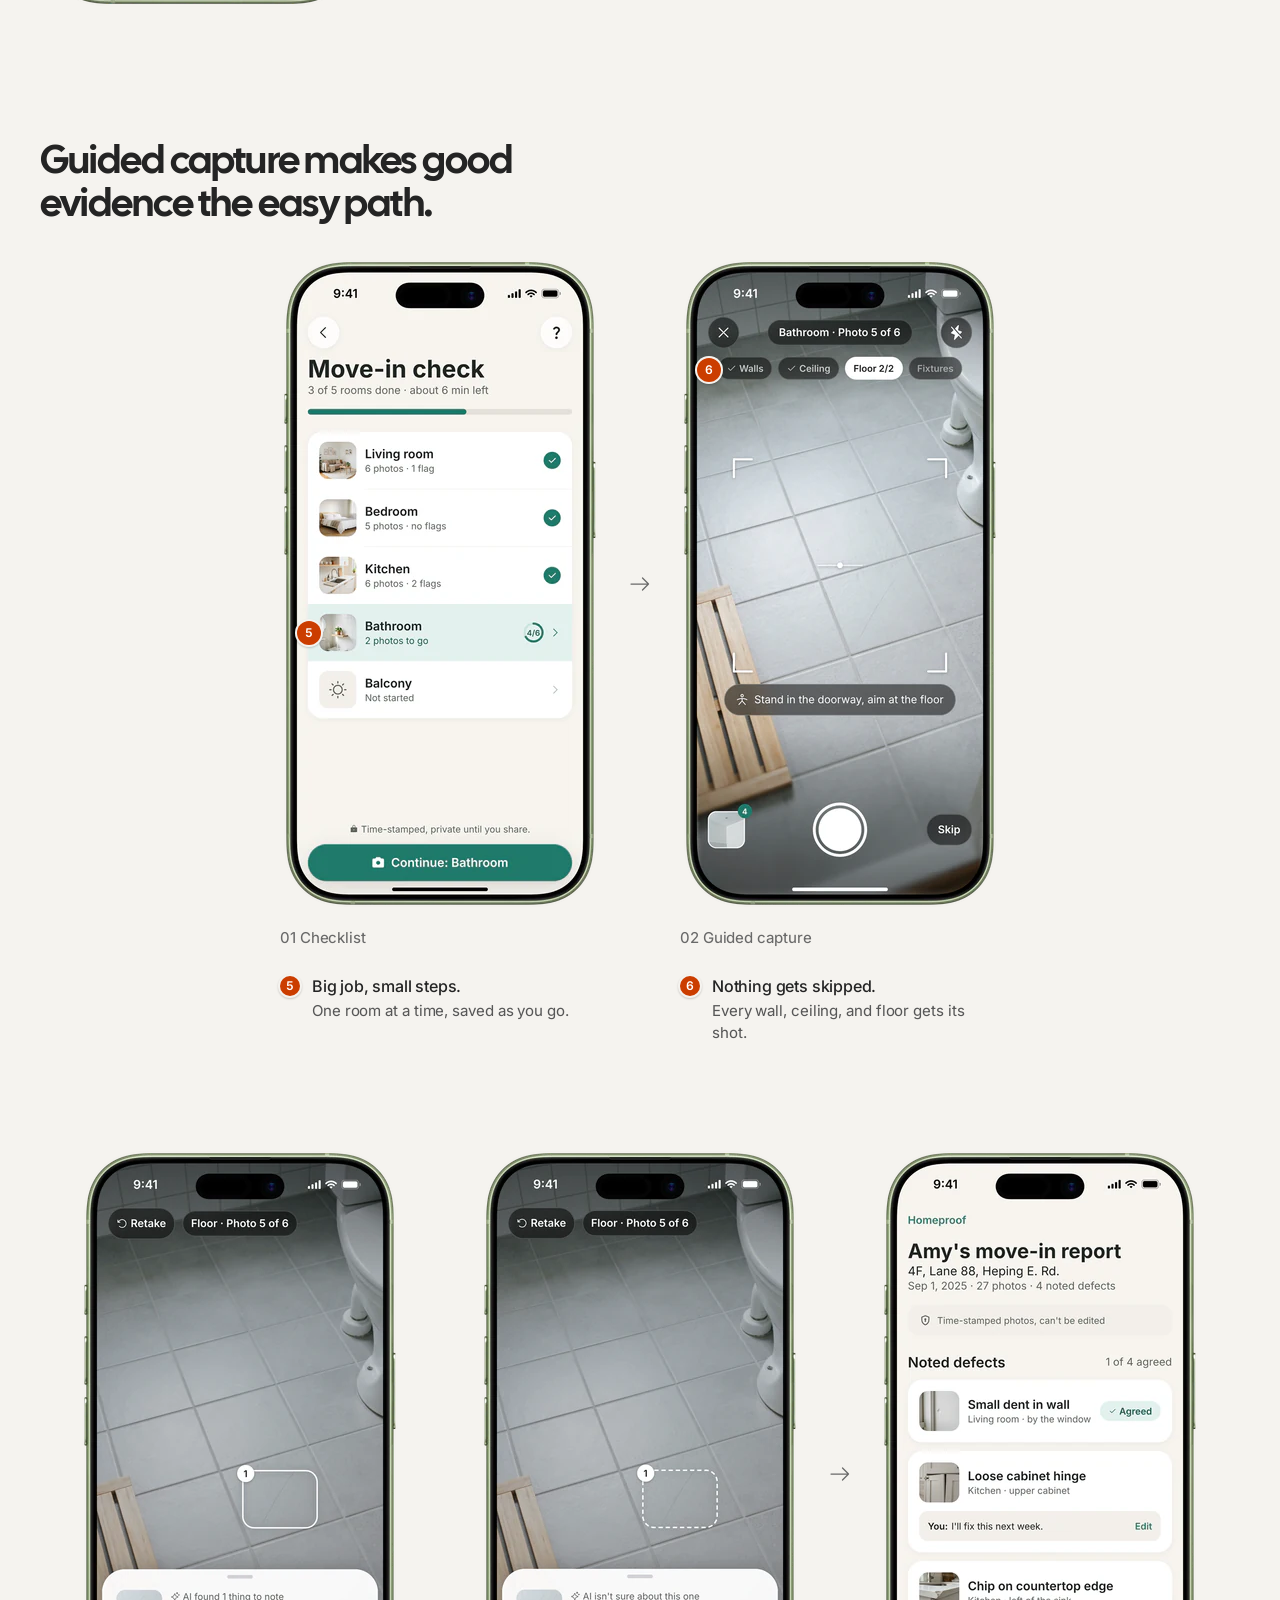
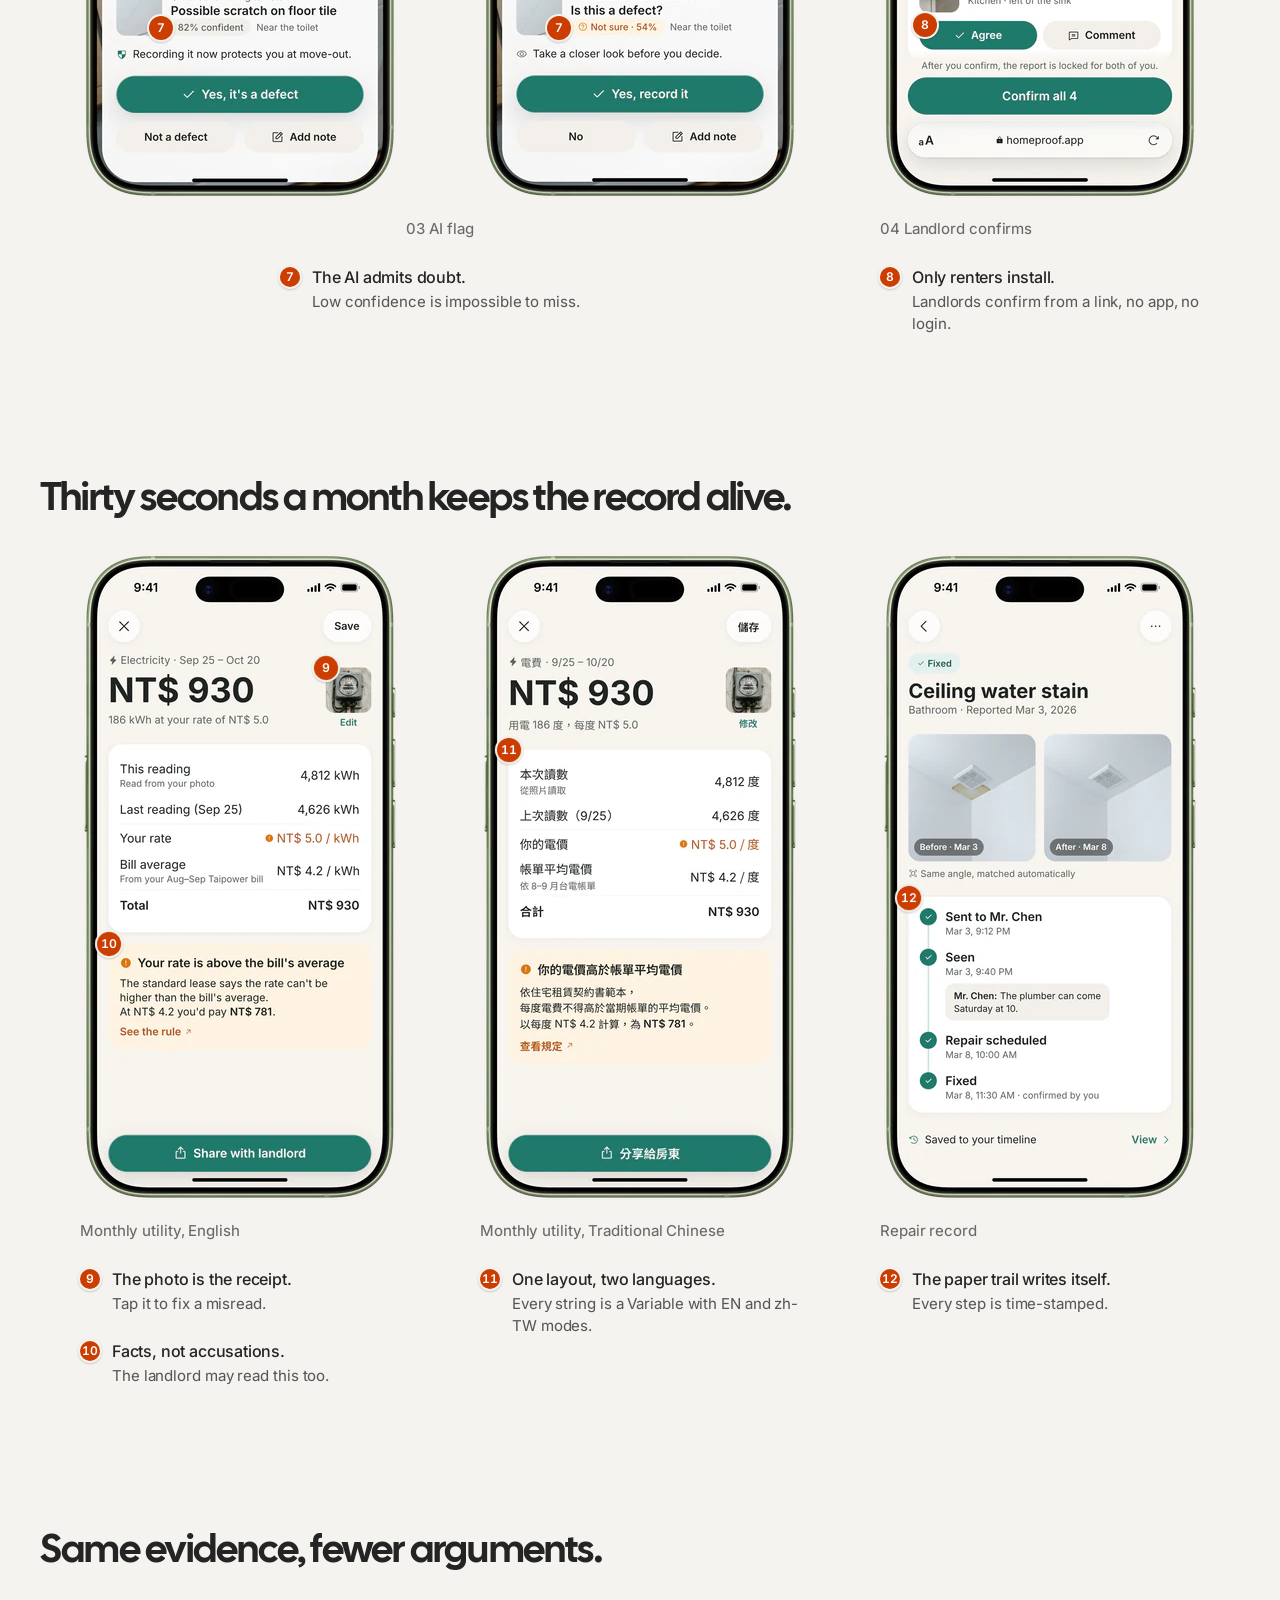
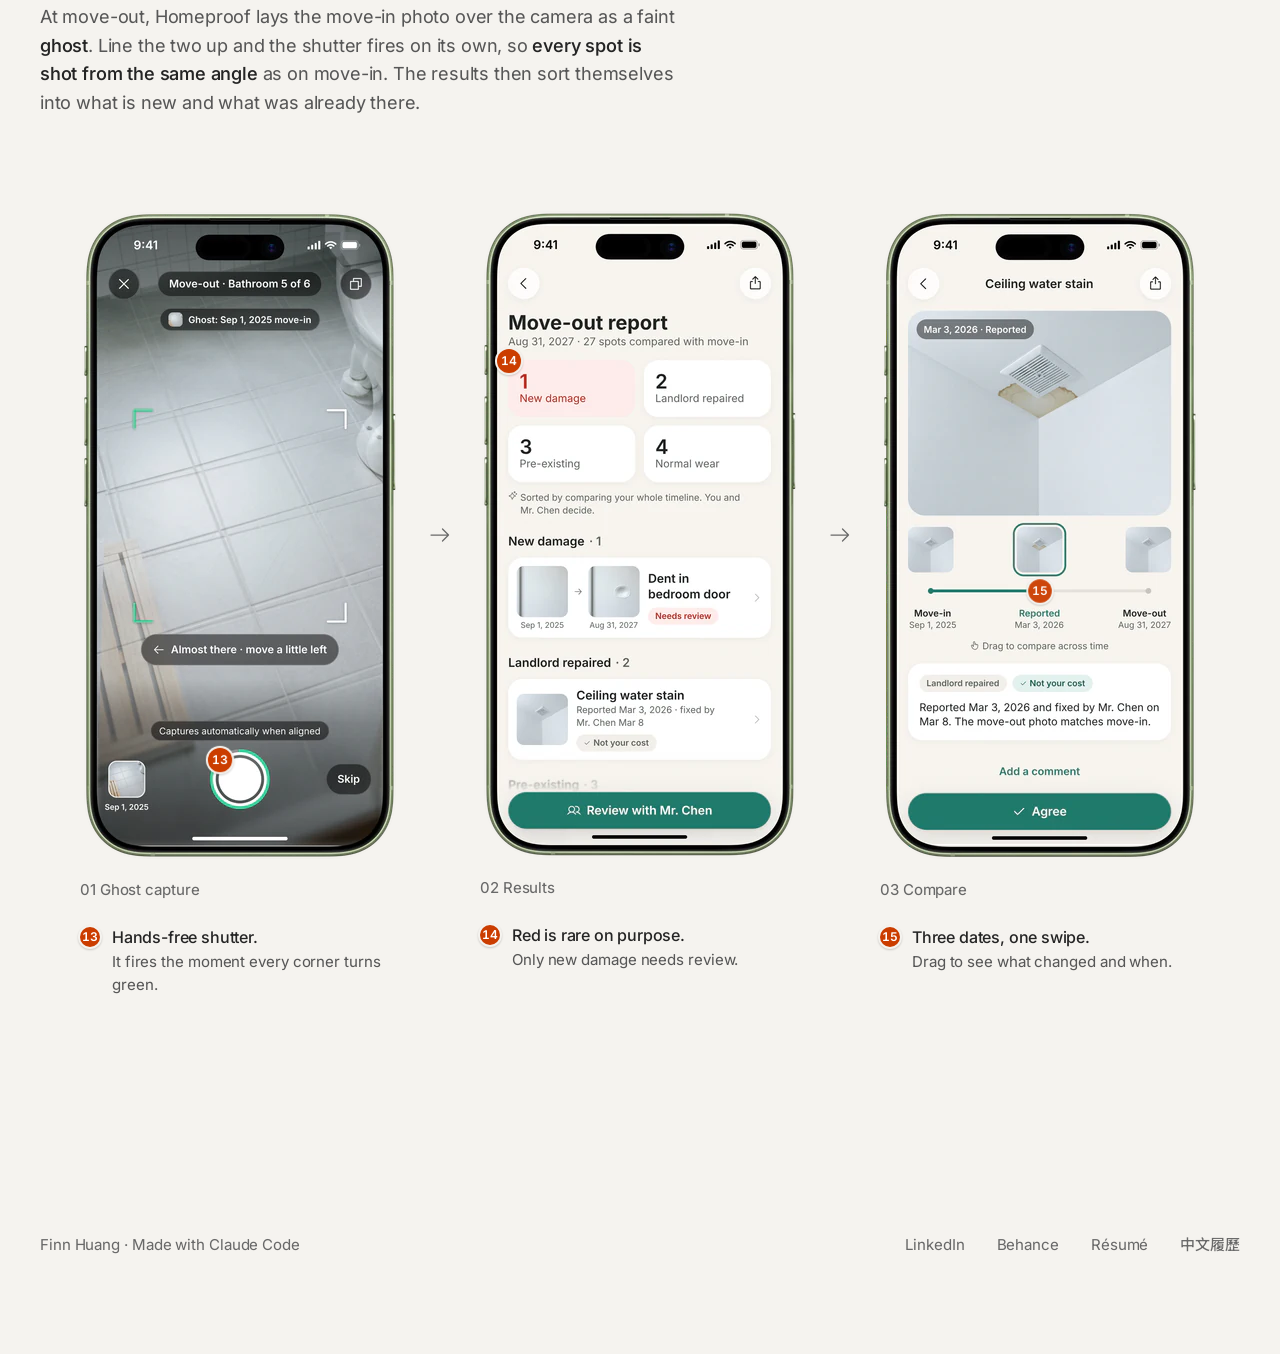
<file: work/homeproof/index.html>
<!doctype html>
<html lang="en">
<head>
<meta charset="utf-8">
<meta name="viewport" content="width=device-width, initial-scale=1">
<title>Homeproof | Finn Huang</title>
<!-- Opt in to the page transition before anything else loads, so Chrome always sees it (§4.2). -->
<style>@view-transition { navigation: auto; }</style>
<meta name="description" content="Every photo you take while renting protects your deposit.">
<link rel="icon" href="/favicon.ico" sizes="32x32">
<link rel="icon" href="/favicon.svg" type="image/svg+xml">
<link rel="apple-touch-icon" href="/apple-touch-icon.png">
<meta property="og:type" content="website">
<meta property="og:title" content="Homeproof | Finn Huang">
<meta property="og:description" content="Every photo you take while renting protects your deposit.">
<meta property="og:url" content="https://finnhuang0803.github.io/work/homeproof/">
<meta property="og:image" content="https://finnhuang0803.github.io/share-card.png">
<meta property="og:image:width" content="1200">
<meta property="og:image:height" content="630">
<meta name="twitter:card" content="summary_large_image">
<meta name="twitter:image" content="https://finnhuang0803.github.io/share-card.png">
<script src="/assets/js/theme-init.js"></script>
<script src="/assets/js/transition.js"></script>
<script>document.documentElement.classList.add("js")</script>
<link rel="preload" href="/assets/fonts/cal-sans-latin-400-normal.woff2" as="font" type="font/woff2" crossorigin>
<link rel="preload" href="/assets/fonts/inter-latin-wght-normal.woff2" as="font" type="font/woff2" crossorigin>
<link rel="stylesheet" href="/assets/css/tokens.css">
<link rel="stylesheet" href="/assets/css/site.css">
<link rel="stylesheet" href="/assets/css/transition.css">
<link rel="stylesheet" href="/assets/css/project.css">
<script type="module" src="/assets/js/site.js"></script>
<script type="module" src="/assets/js/project.js"></script>
</head>
<body>
  <a class="skip-link" href="#main">Skip to content</a>

  <!-- Navigation bar: identical on every page; only aria-current moves. -->
  <header class="site-nav">
    <div class="container site-nav__inner">
      <a class="site-nav__name" href="/">Finn Huang</a>
      <nav aria-label="Main">
        <ul class="site-nav__list">
          <li><a class="site-nav__link" href="/" aria-current="page">Work</a></li>
          <li><a class="site-nav__link" href="/lab/">Lab</a></li>
          <li><a class="site-nav__link" href="/about/">About</a></li>
        </ul>
      </nav>
      <button class="theme-toggle sq" data-squircle="12" type="button" aria-label="Switch theme">
        <svg class="sq-shape" aria-hidden="true"><path class="hover"/><path class="ring"/></svg>
        <svg class="theme-toggle__icon" viewBox="0 0 24 24" aria-hidden="true">
          <mask id="theme-toggle-mask" maskUnits="userSpaceOnUse" x="-4" y="-4" width="32" height="32">
            <rect x="-4" y="-4" width="32" height="32" fill="#fff"/>
            <circle class="theme-toggle__cut" cx="17.2" cy="7.6" r="7.4" fill="#000"/>
          </mask>
          <g mask="url(#theme-toggle-mask)"><circle class="theme-toggle__disc" cx="12" cy="12" r="5"/></g>
          <path class="theme-toggle__rays" d="M12 1.8v2M12 20.2v2M1.8 12h2M20.2 12h2M4.79 4.79l1.41 1.41M17.8 17.8l1.41 1.41M4.79 19.21l1.41-1.41M17.8 6.2l1.41-1.41"/>
        </svg>
      </button>
    </div>
  </header>

  <main id="main" class="page project">
    <header class="project-hero container">
      <a class="back-link" href="/" data-enter>
        <svg viewBox="0 0 20 20" aria-hidden="true"><path d="M16 10H4.5M9.5 5l-5 5 5 5"/></svg>
        All Work
      </a>
      <div class="project-hero__body">
        <h1 class="project-hero__title" data-enter>Homeproof</h1>
        <p class="project-hero__intro" data-enter>Every photo you take while renting protects your deposit.</p>
        <dl class="info-line" data-enter>
          <div><dt>Role</dt><dd>Product Designer</dd></div>
          <div><dt>Year</dt><dd>2026</dd></div>
          <div><dt>Type</dt><dd>iOS app (concept)</dd></div>
        </dl>
      </div>
    </header>

    <section class="project-section container" aria-label="Overview">
      <div class="lead" data-reveal="text">
        <p>Deposit disputes come down to one question: <strong>was it like this before?</strong> Renters rarely have the proof.</p>
        <p>Homeproof turns move-in, meter readings, and repairs into <strong>one timeline of evidence both sides can trust</strong>.</p>
      </div>
      <figure class="fig fig--single" data-reveal="figure">
        <div class="phone">
          <img src="/projects/homeproof/01-320.webp" srcset="/projects/homeproof/01-320.webp 320w, /projects/homeproof/01-640.webp 640w" sizes="(max-width: 767.98px) 260px, 320px" width="320" height="654" alt="Homeproof home screen" loading="lazy" decoding="async">
          <button class="marker" type="button" style="--x: 9%; --y: 41.5%" data-note="note-1" aria-label="Note 1" aria-describedby="note-1"><span>1</span></button>
        </div>
        <div class="notes">
          <div class="note sq" id="note-1" data-squircle="8" data-note="note-1">
            <svg class="sq-shape" aria-hidden="true"><path class="fill"/></svg>
            <span class="note__badge" aria-hidden="true">1</span>
            <div class="note__text">
              <p class="note__title">Protection as a sentence, not a score.</p>
              <p class="note__body">Progress reads as advice instead of a grade.</p>
            </div>
          </div>
        </div>
      </figure>
    </section>

    <section class="project-section container" aria-labelledby="s-timeline">
      <h2 class="section-title" id="s-timeline" data-reveal="text">One timeline turns every renting moment into evidence.</h2>
      <figure class="timeline" data-timeline>
        <div class="timeline__bracket"><span>Repeats during the lease</span></div>
        <div class="timeline__box tl-1 sq" data-squircle="16"><p class="timeline__title">Move-in</p><p class="timeline__sub">Day 1, check</p></div>
        <div class="timeline__box tl-2 sq" data-squircle="16"><p class="timeline__title">Meter &amp; rent</p><p class="timeline__sub">Monthly</p></div>
        <div class="timeline__box tl-3 sq" data-squircle="16"><p class="timeline__title">Repairs</p><p class="timeline__sub">Anytime</p></div>
        <div class="timeline__box tl-4 sq" data-squircle="16"><p class="timeline__title">Renewal</p><p class="timeline__sub">Yearly</p></div>
        <div class="timeline__box tl-5 sq" data-squircle="16"><p class="timeline__title">Move-out</p><p class="timeline__sub">Last day, compare</p></div>
        <svg class="timeline__arrow tl-a1" viewBox="0 0 24 24" aria-hidden="true"><path d="M5 12h13M13 7l5 5-5 5"/></svg>
        <svg class="timeline__arrow tl-a2" viewBox="0 0 24 24" aria-hidden="true"><path d="M5 12h13M13 7l5 5-5 5"/></svg>
        <svg class="timeline__arrow tl-a3" viewBox="0 0 24 24" aria-hidden="true"><path d="M5 12h13M13 7l5 5-5 5"/></svg>
        <svg class="timeline__arrow tl-a4" viewBox="0 0 24 24" aria-hidden="true"><path d="M5 12h13M13 7l5 5-5 5"/></svg>
        <span class="timeline__link tl-1" aria-hidden="true"></span>
        <span class="timeline__link tl-2" aria-hidden="true"></span>
        <span class="timeline__link tl-3" aria-hidden="true"></span>
        <span class="timeline__link tl-4" aria-hidden="true"></span>
        <span class="timeline__link tl-5" aria-hidden="true"></span>
        <span class="timeline__rail" aria-hidden="true"></span>
        <p class="timeline__bar sq" data-squircle="16"><span>Home timeline: every photo time-stamped and filed by room</span></p>
      </figure>
      <ol class="principles" data-reveal="text">
        <li><span class="principles__num">01</span><p class="principles__title">AI flags, people decide.</p><p class="principles__body">AI points out differences. Renter and landlord confirm every call.</p></li>
        <li><span class="principles__num">02</span><p class="principles__title">Fair to both sides.</p><p class="principles__body">Landlords confirm through a link: no app, no login, the same locked copy.</p></li>
        <li><span class="principles__num">03</span><p class="principles__title">Every photo pays off now.</p><p class="principles__body">Each capture returns an answer right away: a bill, a status, a score.</p></li>
      </ol>
      <figure class="fig fig--single" data-reveal="figure">
        <div class="phone">
          <img src="/projects/homeproof/02-320.webp" srcset="/projects/homeproof/02-320.webp 320w, /projects/homeproof/02-640.webp 640w" sizes="(max-width: 767.98px) 260px, 320px" width="320" height="654" alt="Homeproof timeline screen" loading="lazy" decoding="async">
          <button class="marker" type="button" style="--x: 11.5%; --y: 29.2%" data-note="note-2" aria-label="Note 2" aria-describedby="note-2"><span>2</span></button>
          <button class="marker" type="button" style="--x: 11.5%; --y: 72.5%" data-note="note-3" aria-label="Note 3" aria-describedby="note-3"><span>3</span></button>
          <button class="marker" type="button" style="--x: 78.9%; --y: 89.3%" data-note="note-4" aria-label="Note 4" aria-describedby="note-4"><span>4</span></button>
        </div>
        <div class="notes">
          <div class="note sq" id="note-2" data-squircle="8" data-note="note-2">
            <svg class="sq-shape" aria-hidden="true"><path class="fill"/></svg>
            <span class="note__badge" aria-hidden="true">2</span>
            <div class="note__text">
              <p class="note__title">One timeline, every moment.</p>
              <p class="note__body">Meters, rent, repairs, and renewals all land in the same record.</p>
            </div>
          </div>
          <div class="note sq" id="note-3" data-squircle="8" data-note="note-3">
            <svg class="sq-shape" aria-hidden="true"><path class="fill"/></svg>
            <span class="note__badge" aria-hidden="true">3</span>
            <div class="note__text">
              <p class="note__title">Green means both sides agreed.</p>
              <p class="note__body">Locked evidence stands out from personal notes.</p>
            </div>
          </div>
          <div class="note sq" id="note-4" data-squircle="8" data-note="note-4">
            <svg class="sq-shape" aria-hidden="true"><path class="fill"/></svg>
            <span class="note__badge" aria-hidden="true">4</span>
            <div class="note__text">
              <p class="note__title">Capture first, sort later.</p>
              <p class="note__body">The camera sits outside the tab bar, one tap from anywhere.</p>
            </div>
          </div>
        </div>
      </figure>
    </section>

    <section class="project-section container" aria-labelledby="s-capture">
      <h2 class="section-title" id="s-capture" data-reveal="text">Guided capture makes good evidence the easy path.</h2>
      <figure class="fig fig--rows">
        <div class="row" data-reveal="figure">
          <div class="step">
            <div class="step__phones">
              <div class="phone">
                <img src="/projects/homeproof/03-320.webp" srcset="/projects/homeproof/03-320.webp 320w, /projects/homeproof/03-640.webp 640w" sizes="(max-width: 767.98px) 260px, 320px" width="320" height="655" alt="Checklist screen" loading="lazy" decoding="async">
                <button class="marker" type="button" style="--x: 9.2%; --y: 57.5%" data-note="note-5" aria-label="Note 5" aria-describedby="note-5"><span>5</span></button>
              </div>
            </div>
            <p class="step__label">01 Checklist</p>
            <div class="notes">
              <div class="note sq" id="note-5" data-squircle="8" data-note="note-5">
                <svg class="sq-shape" aria-hidden="true"><path class="fill"/></svg>
                <span class="note__badge" aria-hidden="true">5</span>
                <div class="note__text">
                  <p class="note__title">Big job, small steps.</p>
                  <p class="note__body">One room at a time, saved as you go.</p>
                </div>
              </div>
            </div>
          </div>
          <div class="step">
            <svg class="step__arrow" viewBox="0 0 24 24" aria-hidden="true"><path d="M3 12h17.5M14.5 6l6 6-6 6"/></svg>
            <div class="step__phones">
              <div class="phone">
                <img src="/projects/homeproof/04-320.webp" srcset="/projects/homeproof/04-320.webp 320w, /projects/homeproof/04-640.webp 640w" sizes="(max-width: 767.98px) 260px, 320px" width="320" height="655" alt="Guided capture screen" loading="lazy" decoding="async">
                <button class="marker" type="button" style="--x: 9.2%; --y: 17.4%" data-note="note-6" aria-label="Note 6" aria-describedby="note-6"><span>6</span></button>
              </div>
            </div>
            <p class="step__label">02 Guided capture</p>
            <div class="notes">
              <div class="note sq" id="note-6" data-squircle="8" data-note="note-6">
                <svg class="sq-shape" aria-hidden="true"><path class="fill"/></svg>
                <span class="note__badge" aria-hidden="true">6</span>
                <div class="note__text">
                  <p class="note__title">Nothing gets skipped.</p>
                  <p class="note__body">Every wall, ceiling, and floor gets its shot.</p>
                </div>
              </div>
            </div>
          </div>
        </div>
        <div class="row" data-reveal="figure">
          <div class="step step--pair">
            <svg class="step__arrow" viewBox="0 0 24 24" aria-hidden="true"><path d="M3 12h17.5M14.5 6l6 6-6 6"/></svg>
            <div class="step__phones">
              <div class="phone">
                <img src="/projects/homeproof/05-320.webp" srcset="/projects/homeproof/05-320.webp 320w, /projects/homeproof/05-640.webp 640w" sizes="(max-width: 767.98px) 260px, 320px" width="320" height="655" alt="AI flag screen, 82% confident" loading="lazy" decoding="async">
                <button class="marker" type="button" style="--x: 25.3%; --y: 73.5%" data-note="note-7" aria-label="Note 7" aria-describedby="note-7"><span>7</span></button>
              </div>
              <div class="phone">
                <img src="/projects/homeproof/06-320.webp" srcset="/projects/homeproof/06-320.webp 320w, /projects/homeproof/06-640.webp 640w" sizes="(max-width: 767.98px) 260px, 320px" width="320" height="655" alt="AI flag screen, not sure" loading="lazy" decoding="async">
                <button class="marker" type="button" style="--x: 24.8%; --y: 73.5%" data-note="note-7" aria-label="Note 7" aria-describedby="note-7"><span>7</span></button>
              </div>
            </div>
            <p class="step__label">03 AI flag</p>
            <div class="notes">
              <div class="note sq" id="note-7" data-squircle="8" data-note="note-7">
                <svg class="sq-shape" aria-hidden="true"><path class="fill"/></svg>
                <span class="note__badge" aria-hidden="true">7</span>
                <div class="note__text">
                  <p class="note__title">The AI admits doubt.</p>
                  <p class="note__body">Low confidence is impossible to miss.</p>
                </div>
              </div>
            </div>
          </div>
          <div class="step">
            <svg class="step__arrow" viewBox="0 0 24 24" aria-hidden="true"><path d="M3 12h17.5M14.5 6l6 6-6 6"/></svg>
            <div class="step__phones">
              <div class="phone">
                <img src="/projects/homeproof/07-320.webp" srcset="/projects/homeproof/07-320.webp 320w, /projects/homeproof/07-640.webp 640w" sizes="(max-width: 767.98px) 260px, 320px" width="320" height="655" alt="Landlord confirmation screen" loading="lazy" decoding="async">
                <button class="marker" type="button" style="--x: 14.2%; --y: 73%" data-note="note-8" aria-label="Note 8" aria-describedby="note-8"><span>8</span></button>
              </div>
            </div>
            <p class="step__label">04 Landlord confirms</p>
            <div class="notes">
              <div class="note sq" id="note-8" data-squircle="8" data-note="note-8">
                <svg class="sq-shape" aria-hidden="true"><path class="fill"/></svg>
                <span class="note__badge" aria-hidden="true">8</span>
                <div class="note__text">
                  <p class="note__title">Only renters install.</p>
                  <p class="note__body">Landlords confirm from a link, no app, no login.</p>
                </div>
              </div>
            </div>
          </div>
        </div>
      </figure>
    </section>

    <section class="project-section container" aria-labelledby="s-monthly">
      <h2 class="section-title" id="s-monthly" data-reveal="text">Thirty seconds a month keeps the record alive.</h2>
      <figure class="fig fig--rows">
        <div class="row" data-reveal="figure">
          <div class="step">
            <div class="step__phones">
              <div class="phone">
                <img src="/projects/homeproof/08-320.webp" srcset="/projects/homeproof/08-320.webp 320w, /projects/homeproof/08-640.webp 640w" sizes="(max-width: 767.98px) 260px, 320px" width="320" height="654" alt="Monthly utility screen in English" loading="lazy" decoding="async">
                <button class="marker" type="button" style="--x: 76.8%; --y: 18%" data-note="note-9" aria-label="Note 9" aria-describedby="note-9"><span>9</span></button>
                <button class="marker" type="button" style="--x: 9%; --y: 60.2%" data-note="note-10" aria-label="Note 10" aria-describedby="note-10"><span>10</span></button>
              </div>
            </div>
            <p class="step__label">Monthly utility, English</p>
            <div class="notes">
              <div class="note sq" id="note-9" data-squircle="8" data-note="note-9">
                <svg class="sq-shape" aria-hidden="true"><path class="fill"/></svg>
                <span class="note__badge" aria-hidden="true">9</span>
                <div class="note__text">
                  <p class="note__title">The photo is the receipt.</p>
                  <p class="note__body">Tap it to fix a misread.</p>
                </div>
              </div>
              <div class="note sq" id="note-10" data-squircle="8" data-note="note-10">
                <svg class="sq-shape" aria-hidden="true"><path class="fill"/></svg>
                <span class="note__badge" aria-hidden="true">10</span>
                <div class="note__text">
                  <p class="note__title">Facts, not accusations.</p>
                  <p class="note__body">The landlord may read this too.</p>
                </div>
              </div>
            </div>
          </div>
          <div class="step">
            <div class="step__phones">
              <div class="phone">
                <img src="/projects/homeproof/09-320.webp" srcset="/projects/homeproof/09-320.webp 320w, /projects/homeproof/09-640.webp 640w" sizes="(max-width: 767.98px) 260px, 320px" width="320" height="654" alt="Monthly utility screen in Traditional Chinese" loading="lazy" decoding="async">
                <button class="marker" type="button" style="--x: 9%; --y: 30.5%" data-note="note-11" aria-label="Note 11" aria-describedby="note-11"><span>11</span></button>
              </div>
            </div>
            <p class="step__label">Monthly utility, Traditional Chinese</p>
            <div class="notes">
              <div class="note sq" id="note-11" data-squircle="8" data-note="note-11">
                <svg class="sq-shape" aria-hidden="true"><path class="fill"/></svg>
                <span class="note__badge" aria-hidden="true">11</span>
                <div class="note__text">
                  <p class="note__title">One layout, two languages.</p>
                  <p class="note__body">Every string is a Variable with EN and zh-TW modes.</p>
                </div>
              </div>
            </div>
          </div>
          <div class="step">
            <div class="step__phones">
              <div class="phone">
                <img src="/projects/homeproof/10-320.webp" srcset="/projects/homeproof/10-320.webp 320w, /projects/homeproof/10-640.webp 640w" sizes="(max-width: 767.98px) 260px, 320px" width="320" height="654" alt="Repair record screen" loading="lazy" decoding="async">
                <button class="marker" type="button" style="--x: 9%; --y: 53.2%" data-note="note-12" aria-label="Note 12" aria-describedby="note-12"><span>12</span></button>
              </div>
            </div>
            <p class="step__label">Repair record</p>
            <div class="notes">
              <div class="note sq" id="note-12" data-squircle="8" data-note="note-12">
                <svg class="sq-shape" aria-hidden="true"><path class="fill"/></svg>
                <span class="note__badge" aria-hidden="true">12</span>
                <div class="note__text">
                  <p class="note__title">The paper trail writes itself.</p>
                  <p class="note__body">Every step is time-stamped.</p>
                </div>
              </div>
            </div>
          </div>
        </div>
      </figure>
    </section>

    <section class="project-section container" aria-labelledby="s-moveout">
      <h2 class="section-title" id="s-moveout" data-reveal="text">Same evidence, fewer arguments.</h2>
      <div class="lead" data-reveal="text">
        <p>At move-out, Homeproof lays the move-in photo over the camera as a faint <strong>ghost</strong>. Line the two up and the shutter fires on its own, so <strong>every spot is shot from the same angle</strong> as on move-in. The results then sort themselves into what is new and what was already there.</p>
      </div>
      <figure class="fig fig--rows">
        <div class="row" data-reveal="figure">
          <div class="step">
            <div class="step__phones">
              <div class="phone">
                <img src="/projects/homeproof/11-320.webp" srcset="/projects/homeproof/11-320.webp 320w, /projects/homeproof/11-640.webp 640w" sizes="(max-width: 767.98px) 260px, 320px" width="320" height="655" alt="Ghost capture screen" loading="lazy" decoding="async">
                <button class="marker" type="button" style="--x: 43.8%; --y: 84.3%" data-note="note-13" aria-label="Note 13" aria-describedby="note-13"><span>13</span></button>
              </div>
            </div>
            <p class="step__label">01 Ghost capture</p>
            <div class="notes">
              <div class="note sq" id="note-13" data-squircle="8" data-note="note-13">
                <svg class="sq-shape" aria-hidden="true"><path class="fill"/></svg>
                <span class="note__badge" aria-hidden="true">13</span>
                <div class="note__text">
                  <p class="note__title">Hands-free shutter.</p>
                  <p class="note__body">It fires the moment every corner turns green.</p>
                </div>
              </div>
            </div>
          </div>
          <div class="step">
            <svg class="step__arrow" viewBox="0 0 24 24" aria-hidden="true"><path d="M3 12h17.5M14.5 6l6 6-6 6"/></svg>
            <div class="step__phones">
              <div class="phone">
                <img src="/projects/homeproof/12-320.webp" srcset="/projects/homeproof/12-320.webp 320w, /projects/homeproof/12-640.webp 640w" sizes="(max-width: 767.98px) 260px, 320px" width="320" height="653" alt="Move-out results screen" loading="lazy" decoding="async">
                <button class="marker" type="button" style="--x: 9%; --y: 23.4%" data-note="note-14" aria-label="Note 14" aria-describedby="note-14"><span>14</span></button>
              </div>
            </div>
            <p class="step__label">02 Results</p>
            <div class="notes">
              <div class="note sq" id="note-14" data-squircle="8" data-note="note-14">
                <svg class="sq-shape" aria-hidden="true"><path class="fill"/></svg>
                <span class="note__badge" aria-hidden="true">14</span>
                <div class="note__text">
                  <p class="note__title">Red is rare on purpose.</p>
                  <p class="note__body">Only new damage needs review.</p>
                </div>
              </div>
            </div>
          </div>
          <div class="step">
            <svg class="step__arrow" viewBox="0 0 24 24" aria-hidden="true"><path d="M3 12h17.5M14.5 6l6 6-6 6"/></svg>
            <div class="step__phones">
              <div class="phone">
                <img src="/projects/homeproof/13-320.webp" srcset="/projects/homeproof/13-320.webp 320w, /projects/homeproof/13-640.webp 640w" sizes="(max-width: 767.98px) 260px, 320px" width="320" height="655" alt="Compare screen with a date slider" loading="lazy" decoding="async">
                <button class="marker" type="button" style="--x: 50%; --y: 58.5%" data-note="note-15" aria-label="Note 15" aria-describedby="note-15"><span>15</span></button>
              </div>
            </div>
            <p class="step__label">03 Compare</p>
            <div class="notes">
              <div class="note sq" id="note-15" data-squircle="8" data-note="note-15">
                <svg class="sq-shape" aria-hidden="true"><path class="fill"/></svg>
                <span class="note__badge" aria-hidden="true">15</span>
                <div class="note__text">
                  <p class="note__title">Three dates, one swipe.</p>
                  <p class="note__body">Drag to see what changed and when.</p>
                </div>
              </div>
            </div>
          </div>
        </div>
      </figure>
    </section>
  </main>

  <!-- Footer: identical on every page. -->
  <footer class="site-footer">
    <div class="container site-footer__inner">
      <p class="site-footer__credit">Finn Huang · Made with Claude Code</p>
      <ul class="site-footer__links">
        <li><a class="site-footer__link" href="https://www.linkedin.com/in/finn-huang-227323421" target="_blank" rel="noopener">LinkedIn</a></li>
        <li><a class="site-footer__link" href="https://www.behance.net/huangjack2" target="_blank" rel="noopener">Behance</a></li>
        <li><a class="site-footer__link" href="/Finn-Huang-Resume.pdf" target="_blank" rel="noopener">Résumé</a></li>
        <li><a class="site-footer__link" href="/Finn-Huang-Resume-zh.pdf" target="_blank" rel="noopener" lang="zh-Hant">中文履歷</a></li>
      </ul>
    </div>
  </footer>
</body>
</html>
</file>
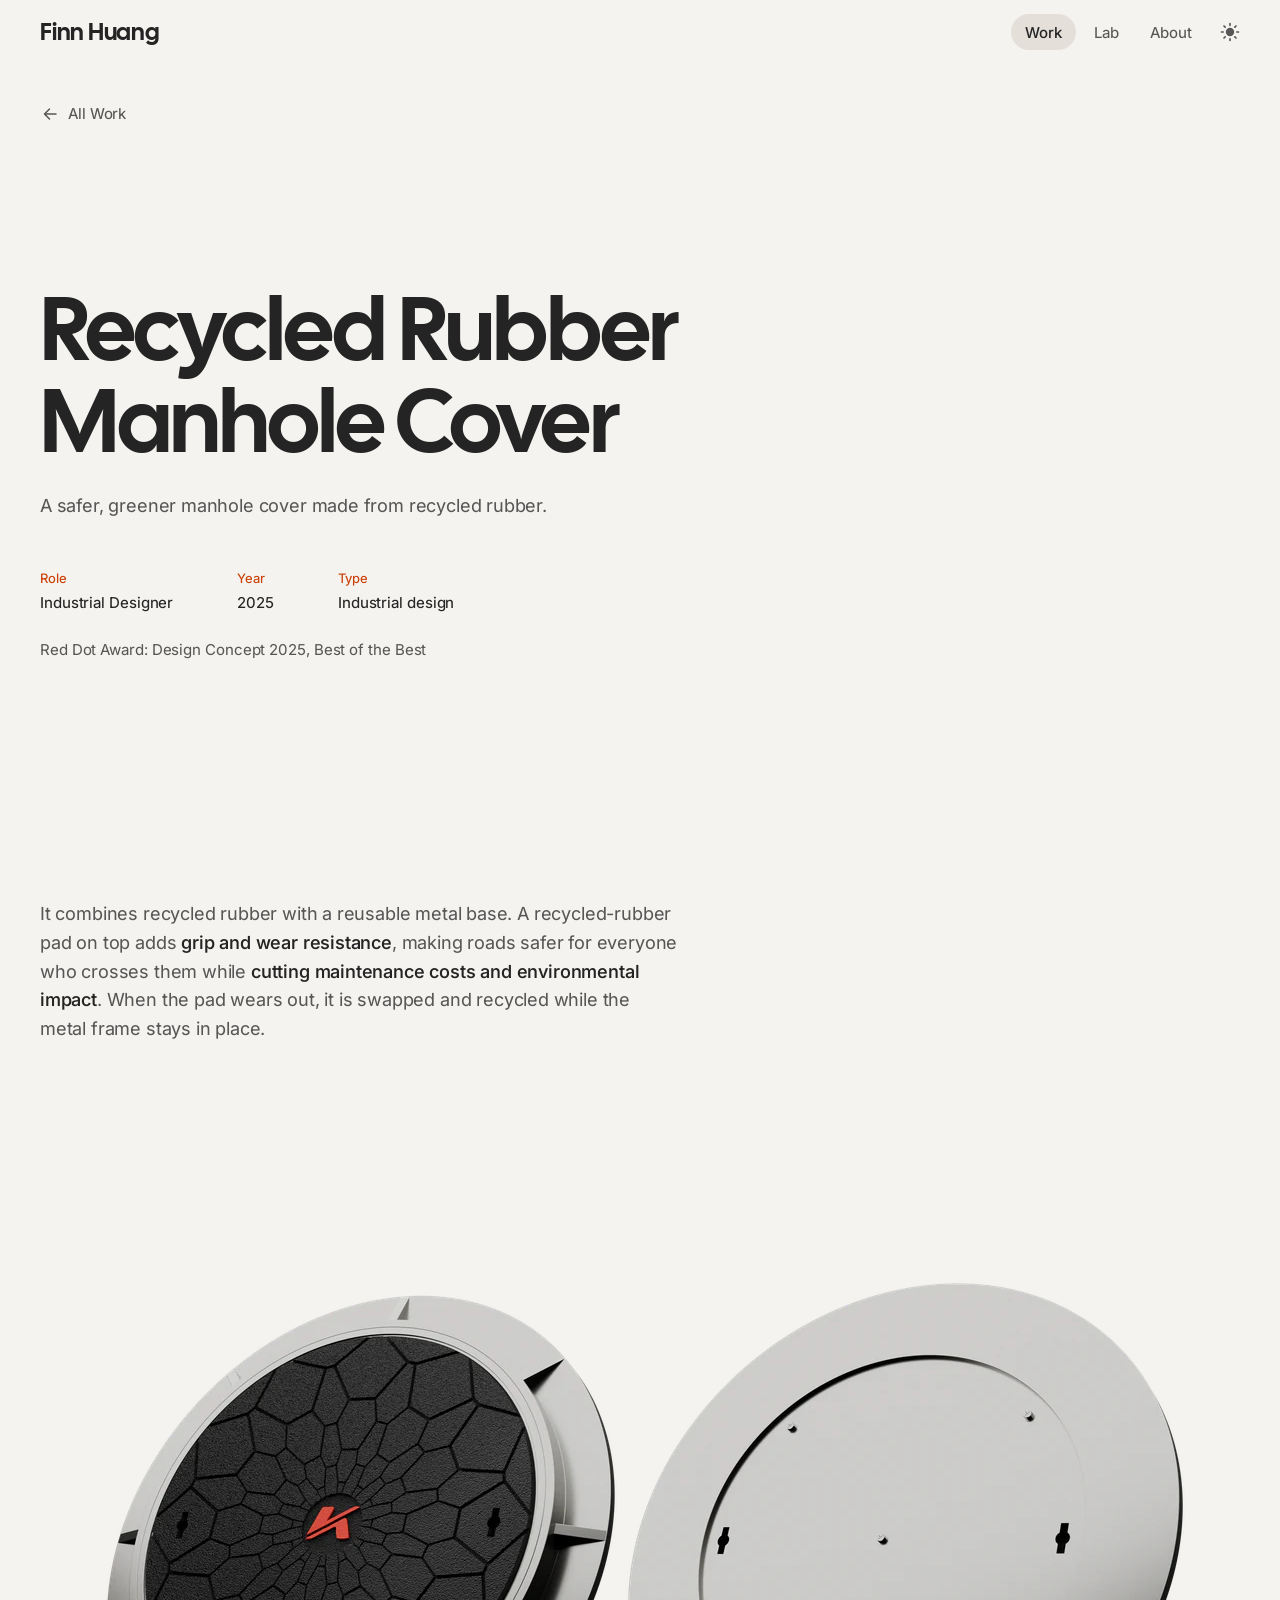
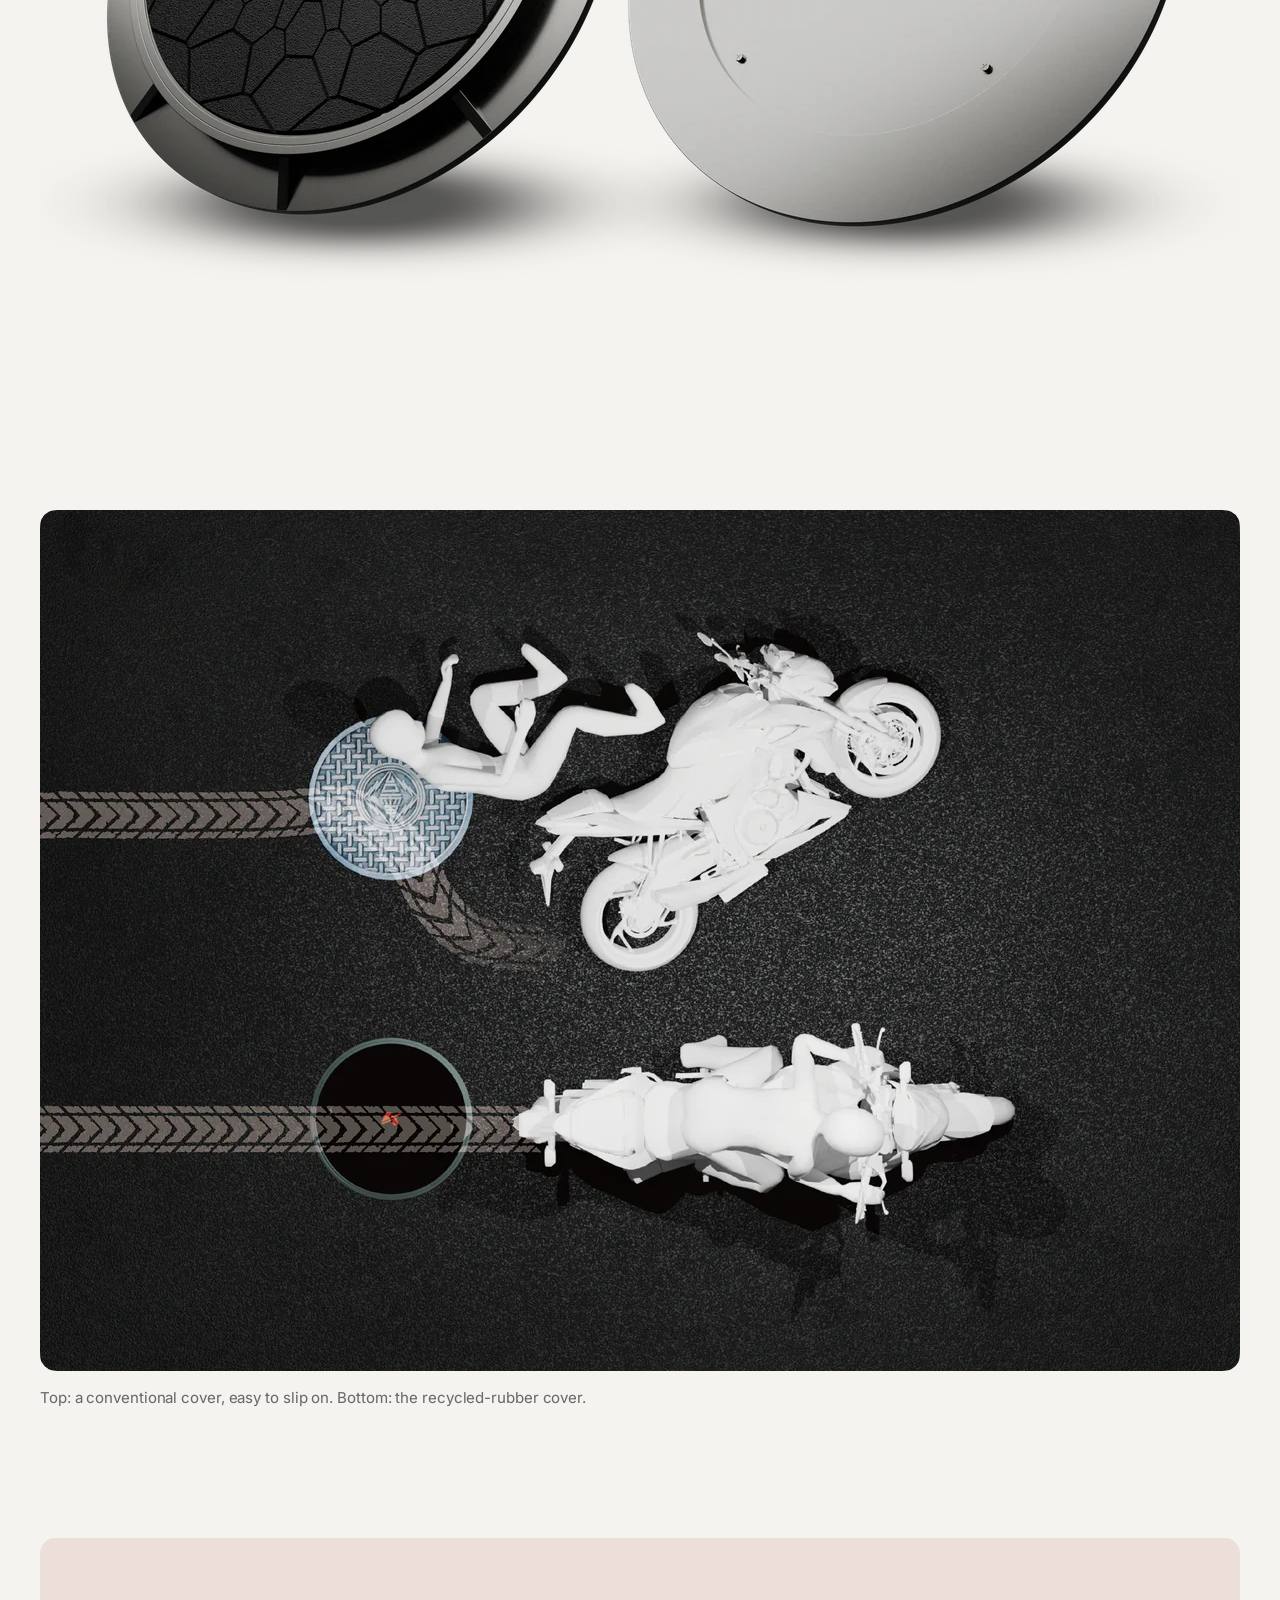
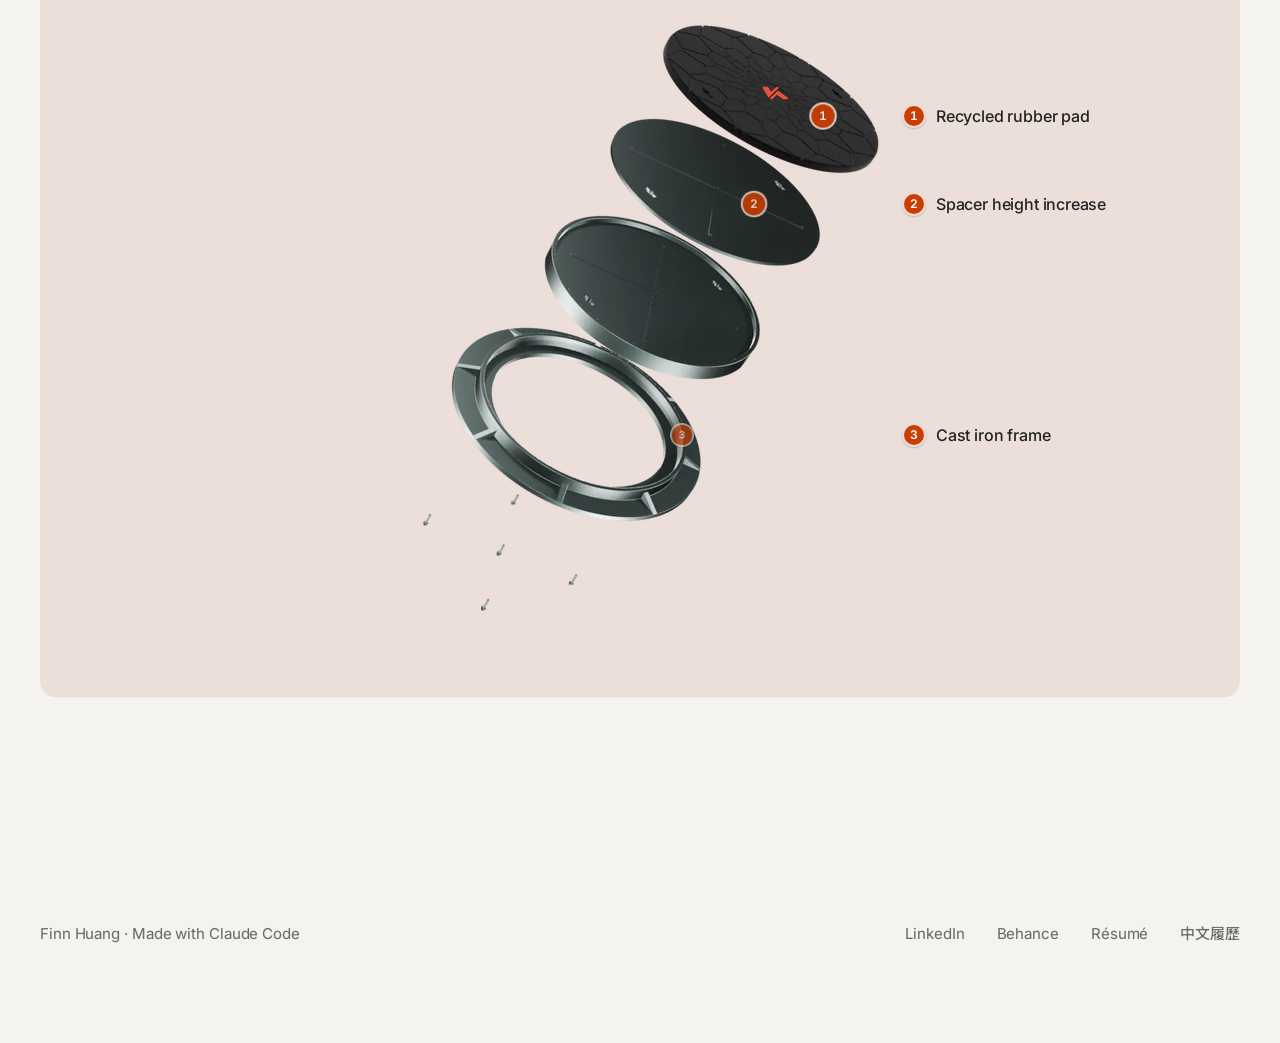
<file: work/manhole-cover/index.html>
<!doctype html>
<html lang="en">
<head>
<meta charset="utf-8">
<meta name="viewport" content="width=device-width, initial-scale=1">
<title>Recycled Rubber Manhole Cover | Finn Huang</title>
<!-- Opt in to the page transition before anything else loads, so Chrome always sees it (§4.2). -->
<style>@view-transition { navigation: auto; }</style>
<meta name="description" content="A safer, greener manhole cover made from recycled rubber.">
<link rel="icon" href="/favicon.ico" sizes="32x32">
<link rel="icon" href="/favicon.svg" type="image/svg+xml">
<link rel="apple-touch-icon" href="/apple-touch-icon.png">
<meta property="og:type" content="website">
<meta property="og:title" content="Recycled Rubber Manhole Cover | Finn Huang">
<meta property="og:description" content="A safer, greener manhole cover made from recycled rubber.">
<meta property="og:url" content="https://finnhuang0803.github.io/work/manhole-cover/">
<meta property="og:image" content="https://finnhuang0803.github.io/share-card.png">
<meta property="og:image:width" content="1200">
<meta property="og:image:height" content="630">
<meta name="twitter:card" content="summary_large_image">
<meta name="twitter:image" content="https://finnhuang0803.github.io/share-card.png">
<script src="/assets/js/theme-init.js"></script>
<script src="/assets/js/transition.js"></script>
<script>document.documentElement.classList.add("js")</script>
<link rel="preload" href="/assets/fonts/cal-sans-latin-400-normal.woff2" as="font" type="font/woff2" crossorigin>
<link rel="preload" href="/assets/fonts/inter-latin-wght-normal.woff2" as="font" type="font/woff2" crossorigin>
<link rel="stylesheet" href="/assets/css/tokens.css">
<link rel="stylesheet" href="/assets/css/site.css">
<link rel="stylesheet" href="/assets/css/transition.css">
<link rel="stylesheet" href="/assets/css/project.css">
<script type="module" src="/assets/js/site.js"></script>
<script type="module" src="/assets/js/project.js"></script>
</head>
<body>
  <a class="skip-link" href="#main">Skip to content</a>

  <!-- Navigation bar: identical on every page; only aria-current moves. -->
  <header class="site-nav">
    <div class="container site-nav__inner">
      <a class="site-nav__name" href="/">Finn Huang</a>
      <nav aria-label="Main">
        <ul class="site-nav__list">
          <li><a class="site-nav__link" href="/" aria-current="page">Work</a></li>
          <li><a class="site-nav__link" href="/lab/">Lab</a></li>
          <li><a class="site-nav__link" href="/about/">About</a></li>
        </ul>
      </nav>
      <button class="theme-toggle sq" data-squircle="12" type="button" aria-label="Switch theme">
        <svg class="sq-shape" aria-hidden="true"><path class="hover"/><path class="ring"/></svg>
        <svg class="theme-toggle__icon" viewBox="0 0 24 24" aria-hidden="true">
          <mask id="theme-toggle-mask" maskUnits="userSpaceOnUse" x="-4" y="-4" width="32" height="32">
            <rect x="-4" y="-4" width="32" height="32" fill="#fff"/>
            <circle class="theme-toggle__cut" cx="17.2" cy="7.6" r="7.4" fill="#000"/>
          </mask>
          <g mask="url(#theme-toggle-mask)"><circle class="theme-toggle__disc" cx="12" cy="12" r="5"/></g>
          <path class="theme-toggle__rays" d="M12 1.8v2M12 20.2v2M1.8 12h2M20.2 12h2M4.79 4.79l1.41 1.41M17.8 17.8l1.41 1.41M4.79 19.21l1.41-1.41M17.8 6.2l1.41-1.41"/>
        </svg>
      </button>
    </div>
  </header>

  <main id="main" class="page project">
    <header class="project-hero container">
      <a class="back-link" href="/" data-enter>
        <svg viewBox="0 0 20 20" aria-hidden="true"><path d="M16 10H4.5M9.5 5l-5 5 5 5"/></svg>
        All Work
      </a>
      <div class="project-hero__body">
        <h1 class="project-hero__title" data-enter>Recycled Rubber Manhole Cover</h1>
        <p class="project-hero__intro" data-enter>A safer, greener manhole cover made from recycled rubber.</p>
        <dl class="info-line" data-enter>
          <div><dt>Role</dt><dd>Industrial Designer</dd></div>
          <div><dt>Year</dt><dd>2025</dd></div>
          <div><dt>Type</dt><dd>Industrial design</dd></div>
        </dl>
        <p class="project-hero__recognition" data-enter>Red Dot Award: Design Concept 2025, Best of the Best</p>
      </div>
    </header>
    <section class="project-section container" aria-label="Overview">
      <div class="lead" data-reveal="text">
        <p>It combines recycled rubber with a reusable metal base. A recycled-rubber pad on top adds <strong>grip and wear resistance</strong>, making roads safer for everyone who crosses them while <strong>cutting maintenance costs and environmental impact</strong>. When the pad wears out, it is swapped and recycled while the metal frame stays in place.</p>
      </div>
      <figure class="fig fig--large" data-reveal="figure">
        <div class="shot sq" data-squircle="16">
          <img src="/projects/manhole-cover/01-1200.webp" srcset="/projects/manhole-cover/01-1200.webp 1200w, /projects/manhole-cover/01-2400.webp 2400w" sizes="(min-width: 1280px) 1200px, (min-width: 800px) calc(100vw - 80px), calc(100vw - 40px)" width="1200" height="848" alt="Manhole cover, top and underside views" loading="lazy" decoding="async">
        </div>
      </figure>
    </section>
    <section class="project-section container" aria-label="Grip">
      <figure class="fig fig--large" data-reveal="figure">
        <div class="shot sq" data-squircle="16">
          <img src="/projects/manhole-cover/02-1200.webp" srcset="/projects/manhole-cover/02-1200.webp 1200w, /projects/manhole-cover/02-2400.webp 2400w" sizes="(min-width: 1280px) 1200px, (min-width: 800px) calc(100vw - 80px), calc(100vw - 40px)" width="1200" height="861" alt="Two riders crossing manhole covers, seen from above" loading="lazy" decoding="async">
        </div>
        <figcaption class="caption">Top: a conventional cover, easy to slip on. Bottom: the recycled-rubber cover.</figcaption>
      </figure>
    </section>
    <section class="project-section container" aria-label="Parts">
      <figure class="fig fig--exploded" data-reveal="figure">
        <div class="exploded__panel sq" data-squircle="16">
          <div class="shot">
            <img src="/projects/manhole-cover/03-1200.webp" srcset="/projects/manhole-cover/03-1200.webp 1200w, /projects/manhole-cover/03-2400.webp 2400w" sizes="(min-width: 1280px) 1200px, (min-width: 900px) calc(100vw - 80px), (min-width: 600px) 150vw, 200vw" width="1200" height="760" alt="Exploded view of the manhole cover" loading="lazy" decoding="async">
            <button class="marker" type="button" style="--x: 65.25%; --y: 23.5%" data-note="note-1" aria-label="Note 1" aria-describedby="note-1"><span>1</span></button>
            <button class="marker" type="button" style="--x: 59.5%; --y: 35%" data-note="note-2" aria-label="Note 2" aria-describedby="note-2"><span>2</span></button>
            <button class="marker" type="button" style="--x: 53.5%; --y: 65.4%" data-note="note-3" aria-label="Note 3" aria-describedby="note-3"><span>3</span></button>
          </div>
        </div>
        <div class="notes">
          <div class="note sq" id="note-1" data-squircle="8" data-note="note-1">
            <svg class="sq-shape" aria-hidden="true"><path class="fill"/></svg>
            <span class="note__badge" aria-hidden="true">1</span>
            <div class="note__text">
              <p class="note__title">Recycled rubber pad</p>
            </div>
          </div>
          <div class="note sq" id="note-2" data-squircle="8" data-note="note-2">
            <svg class="sq-shape" aria-hidden="true"><path class="fill"/></svg>
            <span class="note__badge" aria-hidden="true">2</span>
            <div class="note__text">
              <p class="note__title">Spacer height increase</p>
            </div>
          </div>
          <div class="note sq" id="note-3" data-squircle="8" data-note="note-3">
            <svg class="sq-shape" aria-hidden="true"><path class="fill"/></svg>
            <span class="note__badge" aria-hidden="true">3</span>
            <div class="note__text">
              <p class="note__title">Cast iron frame</p>
            </div>
          </div>
        </div>
      </figure>
    </section>
  </main>

  <!-- Footer: identical on every page. -->
  <footer class="site-footer">
    <div class="container site-footer__inner">
      <p class="site-footer__credit">Finn Huang · Made with Claude Code</p>
      <ul class="site-footer__links">
        <li><a class="site-footer__link" href="https://www.linkedin.com/in/finn-huang-227323421" target="_blank" rel="noopener">LinkedIn</a></li>
        <li><a class="site-footer__link" href="https://www.behance.net/huangjack2" target="_blank" rel="noopener">Behance</a></li>
        <li><a class="site-footer__link" href="/Finn-Huang-Resume.pdf" target="_blank" rel="noopener">Résumé</a></li>
        <li><a class="site-footer__link" href="/Finn-Huang-Resume-zh.pdf" target="_blank" rel="noopener" lang="zh-Hant">中文履歷</a></li>
      </ul>
    </div>
  </footer>
</body>
</html>
</file>
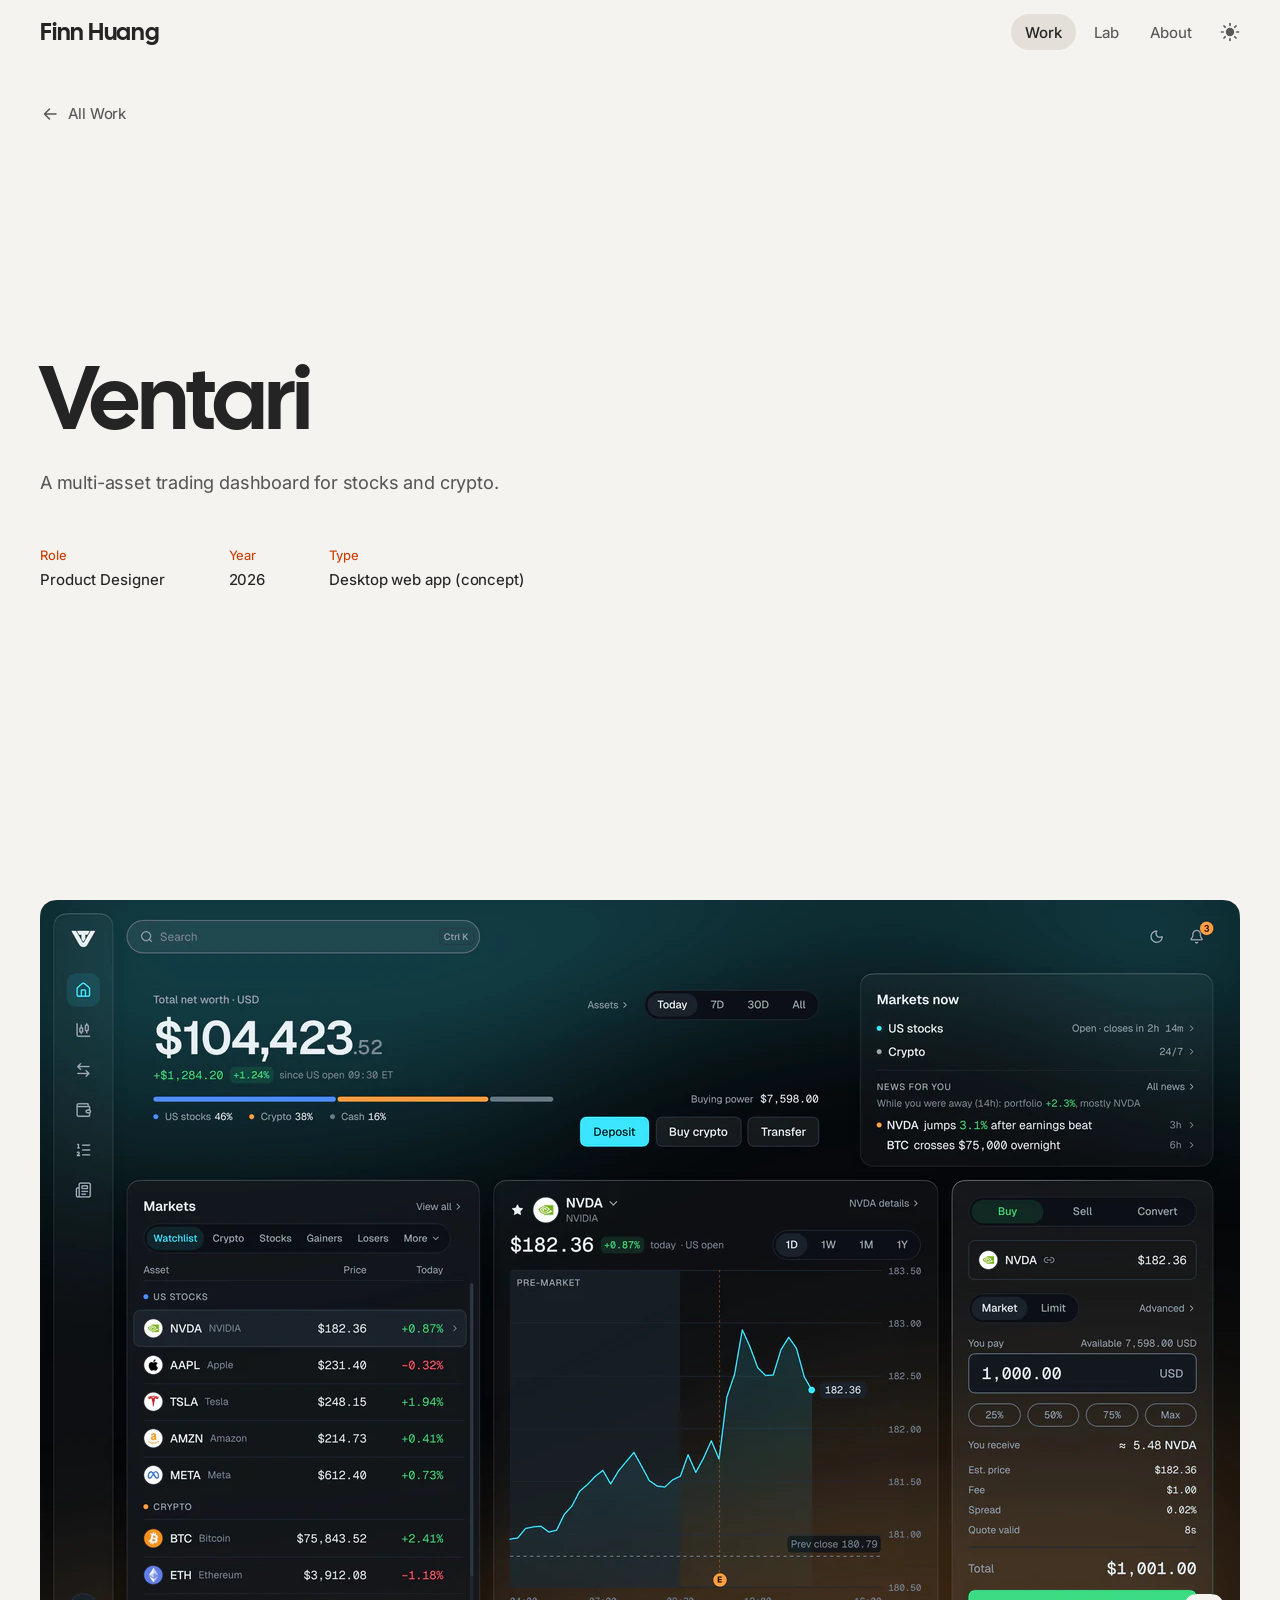
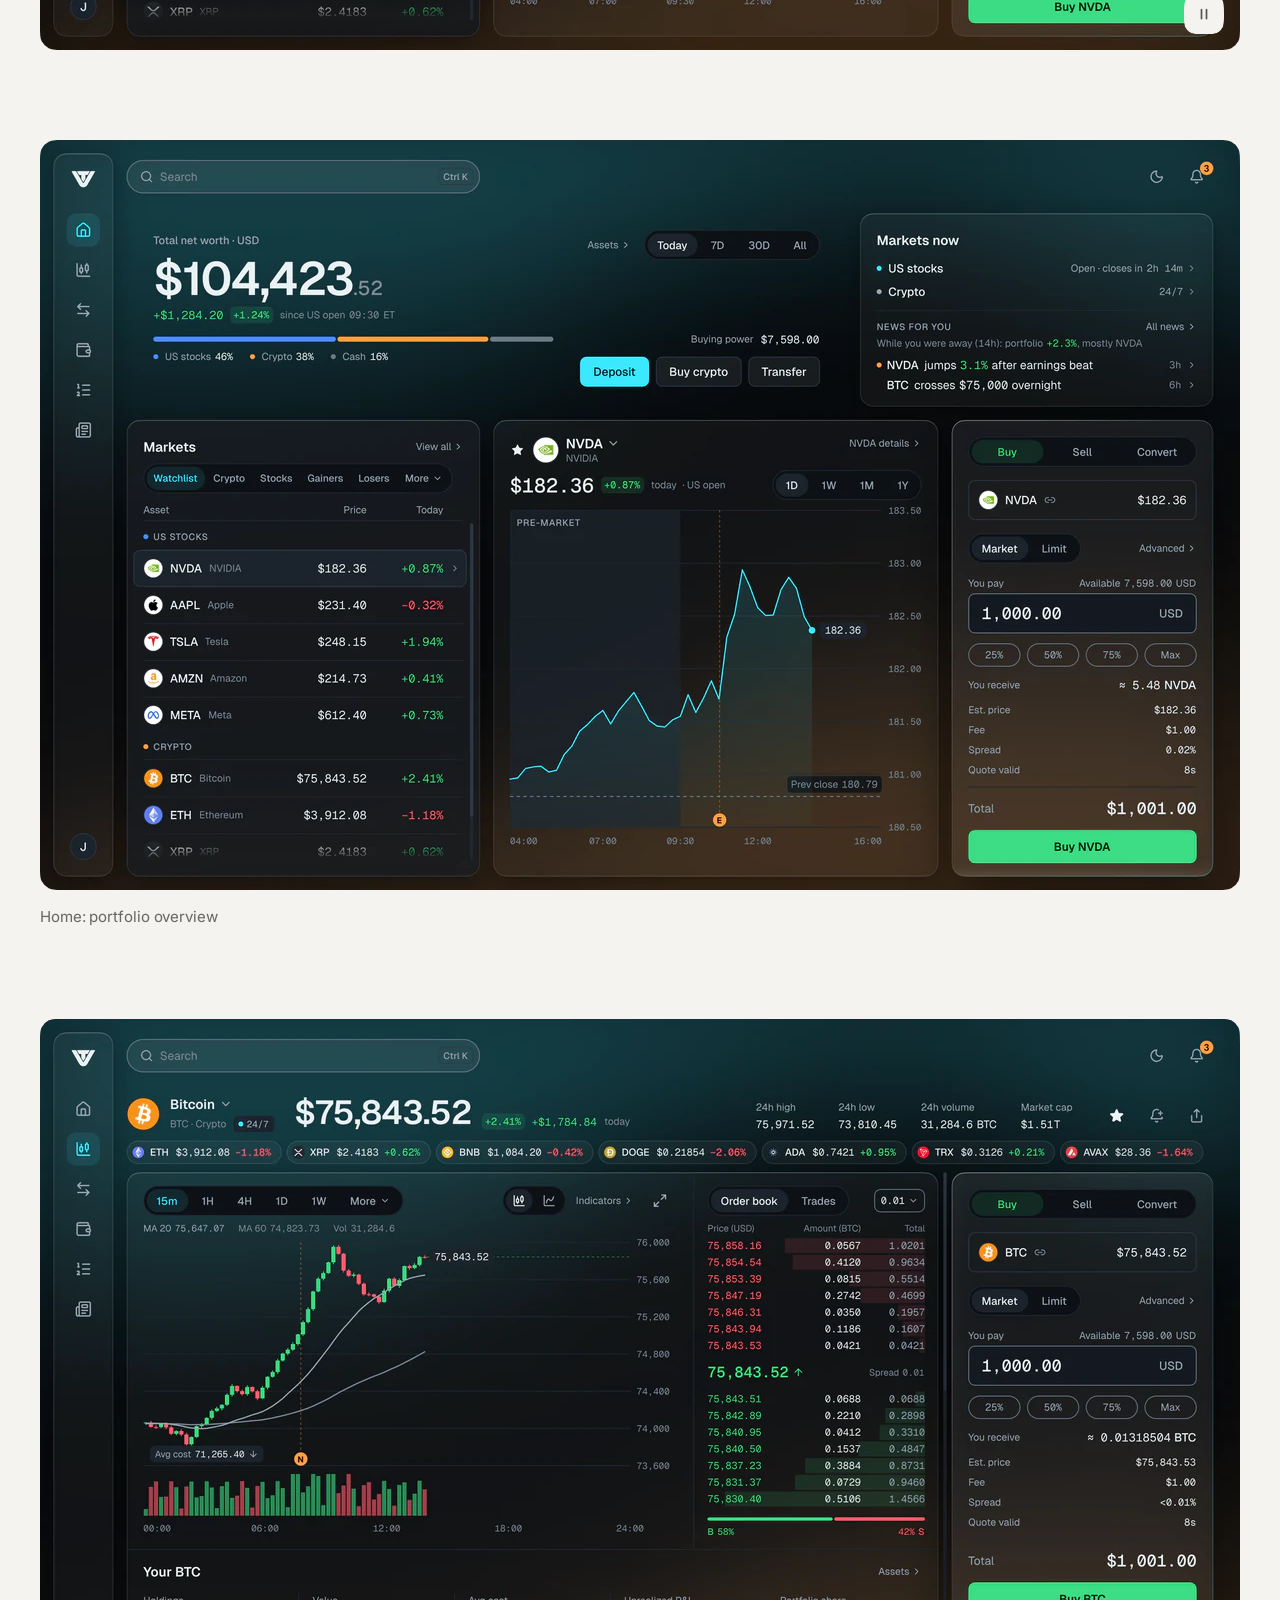
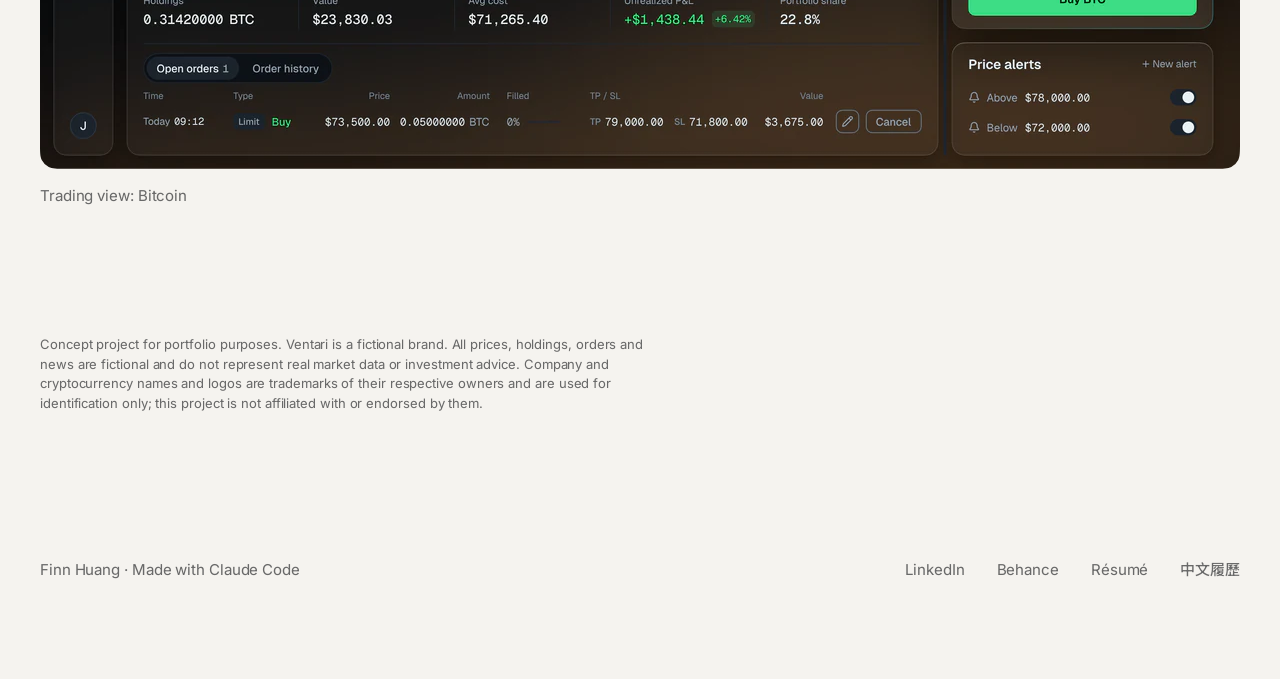
<file: work/ventari/index.html>
<!doctype html>
<html lang="en">
<head>
<meta charset="utf-8">
<meta name="viewport" content="width=device-width, initial-scale=1">
<title>Ventari | Finn Huang</title>
<!-- Opt in to the page transition before anything else loads, so Chrome always sees it (§4.2). -->
<style>@view-transition { navigation: auto; }</style>
<meta name="description" content="A multi-asset trading dashboard for stocks and crypto.">
<link rel="icon" href="/favicon.ico" sizes="32x32">
<link rel="icon" href="/favicon.svg" type="image/svg+xml">
<link rel="apple-touch-icon" href="/apple-touch-icon.png">
<meta property="og:type" content="website">
<meta property="og:title" content="Ventari | Finn Huang">
<meta property="og:description" content="A multi-asset trading dashboard for stocks and crypto.">
<meta property="og:url" content="https://finnhuang0803.github.io/work/ventari/">
<meta property="og:image" content="https://finnhuang0803.github.io/share-card.png">
<meta property="og:image:width" content="1200">
<meta property="og:image:height" content="630">
<meta name="twitter:card" content="summary_large_image">
<meta name="twitter:image" content="https://finnhuang0803.github.io/share-card.png">
<script src="/assets/js/theme-init.js"></script>
<script src="/assets/js/transition.js"></script>
<script>document.documentElement.classList.add("js")</script>
<link rel="preload" href="/assets/fonts/cal-sans-latin-400-normal.woff2" as="font" type="font/woff2" crossorigin>
<link rel="preload" href="/assets/fonts/inter-latin-wght-normal.woff2" as="font" type="font/woff2" crossorigin>
<link rel="stylesheet" href="/assets/css/tokens.css">
<link rel="stylesheet" href="/assets/css/site.css">
<link rel="stylesheet" href="/assets/css/transition.css">
<link rel="stylesheet" href="/assets/css/project.css">
<script type="module" src="/assets/js/site.js"></script>
<script type="module" src="/assets/js/project.js"></script>
</head>
<body>
  <a class="skip-link" href="#main">Skip to content</a>

  <!-- Navigation bar: identical on every page; only aria-current moves. -->
  <header class="site-nav">
    <div class="container site-nav__inner">
      <a class="site-nav__name" href="/">Finn Huang</a>
      <nav aria-label="Main">
        <ul class="site-nav__list">
          <li><a class="site-nav__link" href="/" aria-current="page">Work</a></li>
          <li><a class="site-nav__link" href="/lab/">Lab</a></li>
          <li><a class="site-nav__link" href="/about/">About</a></li>
        </ul>
      </nav>
      <button class="theme-toggle sq" data-squircle="12" type="button" aria-label="Switch theme">
        <svg class="sq-shape" aria-hidden="true"><path class="hover"/><path class="ring"/></svg>
        <svg class="theme-toggle__icon" viewBox="0 0 24 24" aria-hidden="true">
          <mask id="theme-toggle-mask" maskUnits="userSpaceOnUse" x="-4" y="-4" width="32" height="32">
            <rect x="-4" y="-4" width="32" height="32" fill="#fff"/>
            <circle class="theme-toggle__cut" cx="17.2" cy="7.6" r="7.4" fill="#000"/>
          </mask>
          <g mask="url(#theme-toggle-mask)"><circle class="theme-toggle__disc" cx="12" cy="12" r="5"/></g>
          <path class="theme-toggle__rays" d="M12 1.8v2M12 20.2v2M1.8 12h2M20.2 12h2M4.79 4.79l1.41 1.41M17.8 17.8l1.41 1.41M4.79 19.21l1.41-1.41M17.8 6.2l1.41-1.41"/>
        </svg>
      </button>
    </div>
  </header>

  <main id="main" class="page project">
    <header class="project-hero container">
      <a class="back-link" href="/" data-enter>
        <svg viewBox="0 0 20 20" aria-hidden="true"><path d="M16 10H4.5M9.5 5l-5 5 5 5"/></svg>
        All Work
      </a>
      <div class="project-hero__body">
        <h1 class="project-hero__title" data-enter>Ventari</h1>
        <p class="project-hero__intro" data-enter>A multi-asset trading dashboard for stocks and crypto.</p>
        <dl class="info-line" data-enter>
          <div><dt>Role</dt><dd>Product Designer</dd></div>
          <div><dt>Year</dt><dd>2026</dd></div>
          <div><dt>Type</dt><dd>Desktop web app (concept)</dd></div>
        </dl>
      </div>
    </header>
    <section class="project-section container" aria-label="Showcase">
      <figure class="fig fig--large fig--video" data-reveal="figure">
        <div class="shot sq" data-squircle="16">
          <img class="shot__poster" src="/projects/ventari/animation-poster-1200.webp" srcset="/projects/ventari/animation-poster-1200.webp 1200w, /projects/ventari/animation-poster-2400.webp 2400w" sizes="(min-width: 1280px) 1200px, (min-width: 800px) calc(100vw - 80px), calc(100vw - 40px)" width="1200" height="750" alt="" aria-hidden="true" loading="lazy" decoding="async">
          <video class="shot__video" muted loop playsinline preload="none" width="1200" height="750" data-start="5.5" aria-label="Ventari interface animation, from the home screen to the Bitcoin trading view">
            <source src="/projects/ventari/animation-1200.mp4" type="video/mp4" media="(max-width: 767.98px)">
            <source src="/projects/ventari/animation-2400.mp4" type="video/mp4">
          </video>
          <button class="video-toggle sq" data-squircle="12" type="button" aria-label="Pause animation">
            <svg class="sq-shape" aria-hidden="true"><path class="fill"/></svg>
            <svg class="video-toggle__icon" viewBox="0 0 20 20" aria-hidden="true"><path class="video-toggle__pause" d="M7.5 5.5v9M12.5 5.5v9"/><path class="video-toggle__play" d="M7.5 5.2v9.6l7.4-4.8z"/></svg>
          </button>
        </div>
      </figure>
      <figure class="fig fig--large" data-reveal="figure">
        <div class="shot sq" data-squircle="16">
          <img src="/projects/ventari/01-1200.webp" srcset="/projects/ventari/01-1200.webp 1200w, /projects/ventari/01-2400.webp 2400w" sizes="(min-width: 1280px) 1200px, (min-width: 800px) calc(100vw - 80px), calc(100vw - 40px)" width="1200" height="750" alt="Ventari home screen" loading="lazy" decoding="async">
        </div>
        <figcaption class="caption">Home: portfolio overview</figcaption>
      </figure>
      <figure class="fig fig--large" data-reveal="figure">
        <div class="shot sq" data-squircle="16">
          <img src="/projects/ventari/02-1200.webp" srcset="/projects/ventari/02-1200.webp 1200w, /projects/ventari/02-2400.webp 2400w" sizes="(min-width: 1280px) 1200px, (min-width: 800px) calc(100vw - 80px), calc(100vw - 40px)" width="1200" height="750" alt="Ventari Bitcoin trading view" loading="lazy" decoding="async">
        </div>
        <figcaption class="caption">Trading view: Bitcoin</figcaption>
      </figure>
    </section>
    <aside class="project-disclaimer container" aria-label="Disclaimer">
      <p data-reveal="text">Concept project for portfolio purposes. Ventari is a fictional brand. All prices, holdings, orders and news are fictional and do not represent real market data or investment advice. Company and cryptocurrency names and logos are trademarks of their respective owners and are used for identification only; this project is not affiliated with or endorsed by them.</p>
    </aside>
  </main>

  <!-- Footer: identical on every page. -->
  <footer class="site-footer">
    <div class="container site-footer__inner">
      <p class="site-footer__credit">Finn Huang · Made with Claude Code</p>
      <ul class="site-footer__links">
        <li><a class="site-footer__link" href="https://www.linkedin.com/in/finn-huang-227323421" target="_blank" rel="noopener">LinkedIn</a></li>
        <li><a class="site-footer__link" href="https://www.behance.net/huangjack2" target="_blank" rel="noopener">Behance</a></li>
        <li><a class="site-footer__link" href="/Finn-Huang-Resume.pdf" target="_blank" rel="noopener">Résumé</a></li>
        <li><a class="site-footer__link" href="/Finn-Huang-Resume-zh.pdf" target="_blank" rel="noopener" lang="zh-Hant">中文履歷</a></li>
      </ul>
    </div>
  </footer>
</body>
</html>
</file>
<file: assets/css/tokens.css>
/* Global tokens (site-design-system.md §2, §8). Every page loads this file first. */

/* ---------- Fonts: self-hosted WOFF2, licences beside them in /assets/fonts ---------- */
@font-face {
  font-family: "Cal Sans";
  src: url("/assets/fonts/cal-sans-latin-400-normal.woff2") format("woff2");
  font-weight: 400;
  font-style: normal;
  font-display: swap;
}
@font-face {
  font-family: "Inter";
  src: url("/assets/fonts/inter-latin-wght-normal.woff2") format("woff2");
  font-weight: 100 900;
  font-style: normal;
  font-display: swap;
}
/* Inter has no Chinese glyphs: a subset of Noto Sans TC (variable weight) holding only the
   Chinese characters used on the site (中文履歷). Rebuild it when new Chinese text is added. */
@font-face {
  font-family: "Noto Sans TC";
  src: url("/assets/fonts/noto-sans-tc-subset-wght.woff2") format("woff2");
  font-weight: 100 900;
  font-style: normal;
  font-display: swap;
  unicode-range: U+4E2D, U+5C65, U+6587, U+6B77;
}

/* ---------- Colour tokens are registered as colours so a theme switch can cross-fade them ---------- */
@property --bg           { syntax: "<color>"; inherits: true; initial-value: #F5F3EF; }
@property --surface      { syntax: "<color>"; inherits: true; initial-value: #ECE9E4; }
@property --line         { syntax: "<color>"; inherits: true; initial-value: #DEDAD3; }
@property --nav-selected { syntax: "<color>"; inherits: true; initial-value: #E4E0D9; }
@property --ink          { syntax: "<color>"; inherits: true; initial-value: #242424; }
@property --ink-2        { syntax: "<color>"; inherits: true; initial-value: #575757; }
@property --ink-3        { syntax: "<color>"; inherits: true; initial-value: #696969; }
@property --accent       { syntax: "<color>"; inherits: true; initial-value: #E14D0A; }
@property --accent-text  { syntax: "<color>"; inherits: true; initial-value: #CB3D00; }
@property --pattern      { syntax: "<color>"; inherits: true; initial-value: #F3F1ED; }
@property --pattern-lit  { syntax: "<color>"; inherits: true; initial-value: #ECE9E4; }
@property --card-ventari       { syntax: "<color>"; inherits: true; initial-value: #DCE6E7; }
@property --card-clasp         { syntax: "<color>"; inherits: true; initial-value: #E7E3D6; }
@property --card-homeproof     { syntax: "<color>"; inherits: true; initial-value: #D9E6E0; }
@property --card-manhole-cover { syntax: "<color>"; inherits: true; initial-value: #ECDFDA; }

:root {
  /* ----- Linen + Ember, light ----- */
  color-scheme: light;
  --bg: #F5F3EF;
  --surface: #ECE9E4;
  --line: #DEDAD3;
  --nav-selected: #E4E0D9;
  --ink: #242424;
  --ink-2: #575757;
  --ink-3: #696969;
  --accent: #E14D0A;        /* lines, dots, underlines, shapes */
  --accent-text: #CB3D00;   /* orange text, and orange fills that carry text (markers) */
  --pattern: #F3F1ED;       /* Home background pattern, resting: barely visible (§4.1) */
  --pattern-lit: #ECE9E4;   /* Home background pattern under the pointer */

  /* Project card tints (option A "Soft") */
  --card-ventari: #DCE6E7;
  --card-clasp: #E7E3D6;
  --card-homeproof: #D9E6E0;
  --card-manhole-cover: #ECDFDA;

  /* ----- Fixed colours used by single components (values from the spec; same in both modes
     unless the dark block below changes them). Collected here in step 7 (Hallmark Floor 48). ----- */
  --marker-ink: #FFFFFF;                    /* number on markers and note badges (§5.2) */
  --chip-shadow: rgb(0 0 0 / .18);          /* markers, badges, card tags */
  --homeproof-green: #1F7A6A;               /* timeline bar, rail and points (§5.4) */
  --on-green: #FFFFFF;                      /* text on the timeline bar */
  --panel-manhole: #ECDFDA;                 /* exploded-view panel (§5.3) */
  --panel-manhole-lit: #E3D4CE;             /* note highlight on that panel */
  --ink-light: #242424;                     /* light-mode colours, kept on the light panel */
  --ink-2-light: #575757;
  --ink-3-light: #696969;
  --accent-light: #E14D0A;
  --accent-text-light: #CB3D00;
  --marker-ink-light: #FFFFFF;
  --card-shadow-near: rgb(0 0 0 / .06);     /* lifted card (§4.2) */
  --card-shadow-far: rgb(0 0 0 / .12);
  --tag-ring: rgb(255 255 255 / .18);       /* ring outside the card tags (§4.2.1) */
  --lens-outline: #FFFFFF;                  /* "View" magnifier outline and shadow (§4.2) */
  --lens-shadow: rgb(0 0 0 / .28);

  /* 0 in light, 1 in dark: lets CSS morph things (the theme toggle) with the theme */
  --is-dark: 0;

  /* Page colours change with the theme on the same spring as the toggle icon, so both
     arrive in the same moment. The colours use the flat curve: they follow the spring
     until it first reaches its target and stay there (colours do not bounce). */
  --theme-dur: var(--spring-state-dur);
  --theme-ease: var(--spring-state-flat);
  transition:
    --bg var(--theme-dur) var(--theme-ease), --surface var(--theme-dur) var(--theme-ease), --line var(--theme-dur) var(--theme-ease),
    --nav-selected var(--theme-dur) var(--theme-ease), --ink var(--theme-dur) var(--theme-ease), --ink-2 var(--theme-dur) var(--theme-ease),
    --ink-3 var(--theme-dur) var(--theme-ease), --accent var(--theme-dur) var(--theme-ease),
    --accent-text var(--theme-dur) var(--theme-ease), --pattern var(--theme-dur) var(--theme-ease), --pattern-lit var(--theme-dur) var(--theme-ease),
    --card-ventari var(--theme-dur) var(--theme-ease), --card-clasp var(--theme-dur) var(--theme-ease),
    --card-homeproof var(--theme-dur) var(--theme-ease), --card-manhole-cover var(--theme-dur) var(--theme-ease);

  /* ----- Type ----- */
  --font-display: "Cal Sans", "Inter", "Noto Sans TC", system-ui, -apple-system, "Segoe UI", sans-serif;
  --font-text: "Inter", "Noto Sans TC", system-ui, -apple-system, "Segoe UI", sans-serif;

  --tracking-text: -0.011em;     /* Inter, slightly negative (as in the Lab prototypes) */
  --tracking-small: -0.006em;    /* Inter at 13–15px */
  --tracking-display: -0.02em;         /* Cal Sans: page titles, large statements, major headings */
  --tracking-display-small: -0.01em;   /* Cal Sans: name in the nav, minor headings */

  /* Role: size, line height, weight (desktop reference at 1440; display sizes are fluid) */
  --name-size: 24px;        --name-lh: 24px;         --name-weight: 400;
  --nav-size: 15px;         --nav-lh: 23px;          --nav-weight: 450;   --nav-weight-selected: 500;
  --hero-size: clamp(44px, calc(32px + 4.4444vw), 96px);                  /* 96 at 1440, 68 at 810 */
  --hero-lh: 1.04;
  --h2-major-size: clamp(28px, calc(14.571px + 1.9048vw), 42px);          /* 42 at 1440, 30 at 810 */
  --h2-minor-size: clamp(24px, calc(10.667px + 1.4815vw), 32px);          /* 32 at 1440, 22.7 at 810 */
  --heading-lh: 1.1;
  --lead-size: 18px;        --lead-lh: 28.8px;       --lead-weight: 420;
  --body-size: 16px;        --body-lh: 25.6px;       --body-weight: 420;
  --meta-size: 15px;        --meta-size-small: 13px; --meta-lh: 1.5;
  --meta-weight: 420;       --meta-weight-strong: 450;
  --button-size: 14px;      --button-lh: 20px;       --button-weight: 500;
  --emphasis-weight: 540;
  --note-title-weight: 500;

  /* ----- Spacing and pacing ----- */
  --nav-h: 64px;
  --content-max: 1280px;                                  /* includes the side gutters */
  --gutter: clamp(20px, 5vw, 40px);                       /* 40 from 800 wide up */
  --section-gap: clamp(80px, 10vw, 144px);                /* 144 at 1440 */
  --grid-gap: clamp(20px, 2.2223vw, 32px);                /* 32 at 1440 */
  --footer-h: clamp(176px, 17.0139vw, 245px);             /* 245 at 1440 */

  /* ----- Radius tiers (all drawn as 60% squircles by /assets/js/squircle.js) ----- */
  --radius-panel: 16;
  --radius-icon-button: 12;
  --radius-control: 8;
  --radius-chip: 6;

  /* ----- Spring tokens (§8). These are fallbacks; /assets/js/spring.js replaces them
     with exact spring curves generated from response / damping. ----- */
  --spring-press: cubic-bezier(.3, 1.4, .5, 1);    --spring-press-dur: 550ms;
  --spring-state: cubic-bezier(.3, 1.3, .5, 1);    --spring-state-dur: 641ms;
  --spring-state-flat: cubic-bezier(.3, 1, .5, 1);
  --spring-travel: cubic-bezier(.25, 1.15, .4, 1); --spring-travel-dur: 687ms;
  --spring-enter: cubic-bezier(.2, .9, .3, 1);     --spring-enter-dur: 672ms;
}

/* ----- Linen + Ember, dark: only when the visitor chose it (light is the default) ----- */
:root[data-theme="dark"] {
  color-scheme: dark;
  --bg: #161514;
  --surface: #1F1E1C;
  --line: #2C2A27;
  --nav-selected: #2B2926;
  --ink: #E6E6E6;
  --ink-2: #B0B0B0;
  --ink-3: #8C8C8C;
  --accent: #FF7A3D;
  --accent-text: #FF7A3D;
  --pattern: #181716;
  --pattern-lit: #24221F;
  --card-ventari: #1C2527;
  --card-clasp: #25241E;
  --card-homeproof: #1B2622;
  --card-manhole-cover: #2A201E;
  --marker-ink: #161514;
  --card-shadow-near: rgb(0 0 0 / .35);
  --card-shadow-far: rgb(0 0 0 / .5);
  --lens-outline: rgb(0 0 0 / .6);
  --lens-shadow: rgb(0 0 0 / .4);
  --is-dark: 1;
}

@media (prefers-reduced-motion: reduce) {
  :root { --theme-dur: 200ms; --theme-ease: ease; }
}
</file>
<file: assets/css/site.css>
/* Page shell shared by every page: base styles, navigation bar, footer.
   Tokens come from tokens.css. Rules: site-design-system.md §2, §3, §8. */

*, *::before, *::after { box-sizing: border-box; }

html {
  overflow-x: clip;                     /* never a sideways scroll (Hallmark Floor 34) */
  -webkit-text-size-adjust: 100%;
  text-size-adjust: 100%;
  scroll-padding-top: var(--nav-h);
  background: var(--bg);
}

body {
  overflow-x: clip;
  margin: 0;
  min-height: 100vh;
  min-height: 100svh;
  padding-top: var(--nav-h);            /* room for the fixed navigation bar */
  display: flex;
  flex-direction: column;
  background: var(--bg);
  color: var(--ink);
  font-family: var(--font-text);
  font-size: var(--body-size);
  line-height: var(--body-lh);
  font-weight: var(--body-weight);
  letter-spacing: var(--tracking-text);
  -webkit-font-smoothing: antialiased;
  -moz-osx-font-smoothing: grayscale;
  text-rendering: optimizeLegibility;
}

a { color: inherit; text-decoration: none; }
button { font: inherit; letter-spacing: inherit; color: inherit; }
ul { margin: 0; padding: 0; list-style: none; }
p, h1, h2, h3 { margin: 0; }
strong { font-weight: var(--emphasis-weight); color: var(--ink); }
img, svg, video { display: block; max-width: 100%; }

:focus { outline: none; }
:focus-visible { outline: 2px solid var(--accent); outline-offset: 2px; }

/* Selected text: the accent at about 20%, text stays primary (§2). */
::selection { background: color-mix(in srgb, var(--accent) 20%, transparent); color: var(--ink); }

.visually-hidden {
  position: absolute;
  width: 1px; height: 1px;
  margin: -1px; padding: 0; border: 0;
  overflow: hidden;
  clip-path: inset(50%);
  white-space: nowrap;
}

/* Content column: max 1280 including the side gutters, centred. */
.container {
  width: 100%;
  max-width: var(--content-max);
  margin-inline: auto;
  padding-inline: var(--gutter);
}

/* The first section of every page fills the first screen (viewport minus the nav). */
.page {
  flex: 1 0 auto;
  min-height: calc(100vh - var(--nav-h));
  min-height: calc(100svh - var(--nav-h));
}

/* Page entrance (§3): hidden before the first paint while page-enter.js prepares the fade. */
html.pe [data-page-enter] { opacity: 0; }

/* ---------- Squircle shapes (drawn by /assets/js/squircle.js) ---------- */
.sq { position: relative; isolation: isolate; }
.sq > svg.sq-shape {
  position: absolute; inset: 0;
  width: 100%; height: 100%;
  max-width: none;
  overflow: visible;
  pointer-events: none;
  z-index: -1;
}
.sq > svg.sq-shape path { fill: none; }

/* ---------- Skip link (keyboard only) ---------- */
.skip-link {
  position: fixed;
  top: 12px; left: 12px;
  z-index: 200;
  padding: 8px 14px;
  border-radius: 999px;
  background: var(--ink);
  color: var(--bg);
  font-size: var(--button-size);
  line-height: var(--button-lh);
  font-weight: var(--button-weight);
  transform: translateY(-64px);
}
.skip-link:focus-visible { transform: none; }

/* ---------- Navigation bar ---------- */
.site-nav {
  position: fixed;
  top: 0; left: 0; right: 0;
  z-index: 100;
  height: var(--nav-h);
  background: var(--bg);               /* solid; no glass */
}
/* No line at the top of the page; a 1px rule fades in once the page is scrolled. */
.site-nav::after {
  content: "";
  position: absolute;
  left: 0; right: 0; bottom: 0;
  height: 1px;
  background: var(--line);
  opacity: 0;
  transition: opacity 200ms ease;
}
.site-nav.is-scrolled::after { opacity: 1; }
.site-nav__inner {
  height: 100%;
  display: flex;
  align-items: center;
}
.site-nav__name {
  margin-right: auto;
  font-family: var(--font-display);
  font-size: var(--name-size);
  line-height: var(--name-lh);
  font-weight: var(--name-weight);
  letter-spacing: var(--tracking-display-small);
  color: var(--ink);
  white-space: nowrap;
  border-radius: 4px;
}
.site-nav__list {
  display: flex;
  align-items: center;
  gap: 4px;
}
.site-nav__link {
  position: relative;
  display: block;
  padding: 6.5px 14px;                 /* 36px tall pill */
  border-radius: 999px;                /* full pill: stays a plain radius */
  font-size: var(--nav-size);
  line-height: var(--nav-lh);
  font-weight: var(--nav-weight);
  letter-spacing: var(--tracking-small);
  color: var(--ink-2);
  white-space: nowrap;
  user-select: none;
  -webkit-user-select: none;
  -webkit-tap-highlight-color: transparent;
  transition: transform var(--spring-press-dur) var(--spring-press);
}
/* Taller hit area for fingers without changing the pill. */
.site-nav__link::after {
  content: "";
  position: absolute;
  inset: -6px 0;
}
.site-nav__link[aria-current="page"] {
  background: var(--nav-selected);
  color: var(--ink);
  font-weight: var(--nav-weight-selected);
}
@media (hover: hover) {
  .site-nav__link:hover { color: var(--ink); }
}
.site-nav__link:active,
.theme-toggle:active {
  transform: scale(.96);
  transition-duration: 120ms;
  transition-timing-function: ease-out;
}

/* Theme toggle: 40×40 icon button, radius 12 squircle. */
.theme-toggle {
  flex: none;
  width: 40px; height: 40px;
  margin: 0 -10px 0 4px;               /* the icon, not the button edge, lines up with the content edge */
  padding: 0;
  border: 0;
  background: none;
  display: grid;
  place-items: center;
  color: var(--ink-2);
  cursor: pointer;
  -webkit-tap-highlight-color: transparent;
  transition: transform var(--spring-press-dur) var(--spring-press);
}
.theme-toggle:focus-visible { outline: none; }      /* ring is drawn on the squircle path */
.theme-toggle > svg.sq-shape .hover { fill: var(--surface); opacity: 0; transition: opacity 120ms ease; }
.theme-toggle > svg.sq-shape .ring  { stroke: var(--accent); stroke-width: 4; opacity: 0; }
.theme-toggle:focus-visible > svg.sq-shape .ring { opacity: 1; }
@media (hover: hover) {
  .theme-toggle:hover { color: var(--ink); }
  .theme-toggle:hover > svg.sq-shape .hover { opacity: 1; }
}

/* Sun ⇄ moon morph, driven by --is-dark (0 light, 1 dark) on the state spring:
   the rays retract, the disc grows, and a crescent cut slides in from the top right. */
.theme-toggle__icon { width: 20px; height: 20px; overflow: visible; }
.theme-toggle__disc,
.theme-toggle__rays,
.theme-toggle__cut {
  transform-box: view-box;
  transform-origin: 12px 12px;
  transition:
    transform var(--spring-state-dur) var(--spring-state),
    opacity var(--spring-state-dur) var(--spring-state);
}
.theme-toggle__disc { fill: currentColor; transform: scale(calc(1 + .7 * var(--is-dark))); }
.theme-toggle__rays {
  fill: none;
  stroke: currentColor;
  stroke-width: 2;
  stroke-linecap: round;
  transform: rotate(calc(var(--is-dark) * -45deg)) scale(calc(1 - .65 * var(--is-dark)));
  opacity: calc(1 - var(--is-dark));
}
.theme-toggle__cut {
  transform: translate(calc((1 - var(--is-dark)) * 12px), calc((1 - var(--is-dark)) * -10px));
}

/* ---------- Back link "← All Work": project pages and the 404 page (§5) ---------- */
.back-link {
  display: inline-flex;
  align-items: center;
  gap: 8px;
  padding: 6px 0;
  border-radius: 4px;
  font-size: var(--meta-size);
  line-height: 24px;
  font-weight: var(--meta-weight-strong);
  letter-spacing: var(--tracking-small);
  color: var(--ink-2);
}
.back-link svg {
  width: 20px; height: 20px;
  fill: none;
  stroke: currentColor;
  stroke-width: 1.5;
  stroke-linecap: round;
  stroke-linejoin: round;
  transition: transform var(--spring-press-dur) var(--spring-press);
}
@media (hover: hover) {
  .back-link:hover { color: var(--ink); }
  .back-link:hover svg { transform: translateX(-3px); }
}
@media (prefers-reduced-motion: reduce) {
  .back-link svg { transition: none; }
  .back-link:hover svg { transform: none; }
}

/* ---------- Footer ---------- */
.site-footer {
  flex: none;
  min-height: var(--footer-h);
  display: flex;
  align-items: center;
  color: var(--ink-3);
  font-size: var(--meta-size);
  line-height: var(--meta-lh);
  font-weight: var(--meta-weight);
  letter-spacing: var(--tracking-small);
}
.site-footer__inner {
  display: flex;
  align-items: center;
  justify-content: space-between;
  gap: 16px 32px;
}
.site-footer__links {
  display: flex;
  align-items: center;
  gap: 32px;
}
.site-footer__link {
  position: relative;
  display: block;
  border-radius: 4px;
}
/* Underline (§3): 2px accent, 3px under the baseline, that grows from the left over 0.35s on hover and keyboard focus,
   and shrinks back to the left on leave (same curve). Transform only, so nothing shifts. */
.site-footer__link::before {
  content: "";
  position: absolute;
  left: 0; right: 0; bottom: 1.5px;         /* 3px gap under the baseline */
  height: 2px;                              /* whole pixels: the same weight while moving and at rest */
  background: var(--accent);
  transform: scaleX(0);
  transform-origin: left center;
  transition: transform 350ms cubic-bezier(.65, 0, .35, 1);
  will-change: transform;
  pointer-events: none;
}
.site-footer__link:focus-visible::before { transform: scaleX(1); }
@media (hover: hover) {
  .site-footer__link:hover::before { transform: scaleX(1); }
}
@media (prefers-reduced-motion: reduce) {
  .site-footer__link::before { transition: none; }
}
.site-footer__link::after {           /* taller hit area */
  content: "";
  position: absolute;
  inset: -10px -8px;
}
/* Chinese link (Noto Sans TC subset): 480 matches the stroke of Inter 420 beside it (§2 Typography). */
.site-footer__link[lang="zh-Hant"] { font-weight: 480; }
@media (hover: hover) {
  .site-footer__link:hover { color: var(--ink); }
}

/* ---------- Narrow screens ---------- */
@media (max-width: 639.98px) {
  .site-footer__inner {
    flex-direction: column;
    align-items: flex-start;
  }
  .site-footer__links { gap: 24px; }
}
@media (max-width: 479.98px) {
  .site-nav__list { gap: 0; }
  .site-nav__link { padding-inline: 10px; }
  .theme-toggle { margin-left: 0; }
}
/* Guard for very small phones (under 360 wide), so the bar never overflows. */
@media (max-width: 359.98px) {
  :root { --gutter: 16px; --name-size: 20px; }
  .site-nav__link { padding-inline: 8px; }
}

/* ---------- Reduce motion: no morph travel or press scale, a short fade instead ---------- */
@media (prefers-reduced-motion: reduce) {
  .site-nav__link, .theme-toggle { transition: none; }
  .site-nav__link:active, .theme-toggle:active { transform: none; }
  .theme-toggle__disc, .theme-toggle__cut { transition: none; }
  .theme-toggle__rays { transition: opacity 200ms ease; transform: none; }
}
</file>
<file: assets/css/transition.css>
/* Circular reveal between Home and project pages (site-design-system.md §4.2).
   Loaded on Home and every project page only; the motion itself is in transition.js. */

/* Both pages opt in to cross-document view transitions. They carry the return (project →
   Home) and the Forward button into a project; transition.js skips every other navigation.
   (Opening from a card draws its circle on Home itself, see .pt-veil.)
   The opt-in itself, @view-transition { navigation: auto; }, is an inline <style> at the top of
   each page's <head>: in this file it sometimes arrived after Chrome had already decided, and
   the return circle was skipped (found in step 7). */

/* The navigation bar is identical on both pages: it stays still above the circle. */
.site-nav { view-transition-name: site-nav; }

/* Pointer input reaches the live page during a transition, so a click is never lost. */
::view-transition { pointer-events: none; }

/* Opening: the new page (the project) is clipped to the growing circle over the old page,
   which stays as it was. No blending: both images are opaque. */
html.pt-open::view-transition-old(root),
html.pt-open::view-transition-new(root),
html.pt-return::view-transition-old(root),
html.pt-return::view-transition-new(root) {
  animation: none;
  mix-blend-mode: normal;
}

/* Returning: the old page (the project) lies on top and keeps covering Home until the grid
   is in place and the cards are about to rise; then it shrinks into the card. */
html.pt-return::view-transition-old(root) {
  z-index: 1;
  animation: pt-hold 3s linear;
}
@keyframes pt-hold { from { opacity: 1; } to { opacity: 1; } }

/* Returning to Home: its content waits, hidden, until the grid and its cards are ready (a few
   frames). With "pt-unpainted" the nav waits too: nothing is painted, so the browser keeps the
   previous page's last frame on screen until Home appears at the grid. */
html.pt-placing .page,
html.pt-placing .site-footer,
html.pt-unpainted body { visibility: hidden; }

/* The circle in the page colour, under the nav. Opening: it grows from the click point over
   Home (it is what the project page looks like before its entrance), then the browser switches
   page. Returning without a browser transition: it stands in for the still-empty project page
   and shrinks into the card. */
html.pt-opening .view-cursor { visibility: hidden; }
.pt-veil {
  position: fixed;
  inset: 0;
  z-index: 90;
  background: var(--bg);
  pointer-events: none;
}

/* Cards that were on screen a moment ago stay as they were (no entrance replay). */
.card-cell.pt-instant .card { transition: none !important; }
</file>
<file: assets/css/home.css>
/* Home (Work): opening statements and project cards. Rules: site-design-system.md §4, §8. */

/* ---------- Background pattern (§4.1): a 200px tile used as a mask, coloured by CSS.
   The resting layer covers the whole page; the spotlight (home.js) is a small square that
   follows the pointer, showing the same tile in a stronger colour through a radial fade.
   The body is see-through here (html paints the same --bg), so the layer can sit behind
   everything at z-index -1 without changing any other stacking. ---------- */
body { position: relative; background: transparent; }
.home-bg {
  position: absolute;
  inset: 0;
  z-index: -1;
  overflow: hidden;
  pointer-events: none;
}
.home-bg__rest,
.home-bg__lit {
  position: absolute;
  -webkit-mask-image: url("/assets/img/home-pattern-tile.png");
          mask-image: url("/assets/img/home-pattern-tile.png");
  -webkit-mask-size: 200px 200px;
          mask-size: 200px 200px;
}
.home-bg__rest { inset: 0; background: var(--pattern); }
/* Falloff (1 - t²)²: fades smoothly across the whole circle, no solid centre or hard rim. */
.home-bg__lit {
  --r: 160px;
  top: 0; left: 0;
  width: calc(var(--r) * 2); height: calc(var(--r) * 2);
  display: none;
  background: var(--pattern-lit);
  -webkit-mask-image: url("/assets/img/home-pattern-tile.png"), radial-gradient(circle var(--r), rgb(0 0 0 / 1) 0%, rgb(0 0 0 / 0.969) 12.5%, rgb(0 0 0 / 0.879) 25%, rgb(0 0 0 / 0.739) 37.5%, rgb(0 0 0 / 0.563) 50%, rgb(0 0 0 / 0.371) 62.5%, rgb(0 0 0 / 0.191) 75%, rgb(0 0 0 / 0.055) 87.5%, rgb(0 0 0 / 0) 100%);
          mask-image: url("/assets/img/home-pattern-tile.png"), radial-gradient(circle var(--r), rgb(0 0 0 / 1) 0%, rgb(0 0 0 / 0.969) 12.5%, rgb(0 0 0 / 0.879) 25%, rgb(0 0 0 / 0.739) 37.5%, rgb(0 0 0 / 0.563) 50%, rgb(0 0 0 / 0.371) 62.5%, rgb(0 0 0 / 0.191) 75%, rgb(0 0 0 / 0.055) 87.5%, rgb(0 0 0 / 0) 100%);
  -webkit-mask-size: 200px 200px, 100% 100%;
          mask-size: 200px 200px, 100% 100%;
  -webkit-mask-repeat: repeat, no-repeat;
          mask-repeat: repeat, no-repeat;
  -webkit-mask-composite: source-in;
          mask-composite: intersect;
  opacity: 0;
  transition: opacity 200ms ease;
  will-change: transform;
}
@media (hover: hover) and (pointer: fine) {
  .home-bg__lit { display: block; }
  .home-bg__lit.is-on { opacity: 1; }
}

/* ---------- Opening: one statement, centred, filling the first screen (§2 pacing, §4.1) ---------- */
.opening {
  position: relative;
  min-height: calc(100vh - var(--nav-h));
  min-height: calc(100svh - var(--nav-h));
  display: grid;
  align-items: center;
}
.opening__statement {
  position: relative;
  font-family: var(--font-display);
  font-size: var(--hero-size);
  line-height: var(--hero-lh);
  font-weight: 400;
  letter-spacing: var(--tracking-display);
  color: var(--ink);
  text-align: center;
  text-wrap: balance;
}

/* Scroll hint: a small arrow (24px, --ink-2) at the bottom centre of the first screen.
   home.js shows it 2s after arrival (fades in while settling 8px down into place, on
   spring-enter) and hides it as soon
   as the page scrolls (200ms fade). Reduced motion: fade only. */
.scroll-hint {
  position: absolute;
  left: 50%;
  bottom: 64px;
  width: 24px; height: 24px;
  margin-left: -12px;
  overflow: visible;
  pointer-events: none;
  fill: none;
  stroke: var(--ink-2);
  stroke-width: 1.75;
  stroke-linecap: round;
  stroke-linejoin: round;
  opacity: 0;
  transform: translate3d(0, -8px, 0);
  transition: opacity 200ms ease, transform 200ms ease;
}
.scroll-hint.is-on {
  opacity: 1;
  transform: none;
  transition:
    opacity var(--spring-enter-dur) var(--spring-enter),
    transform var(--spring-enter-dur) var(--spring-enter);
}
@media (prefers-reduced-motion: reduce) {
  .scroll-hint, .scroll-hint.is-on { transform: none; transition: opacity 200ms ease; }
}

/* Split-flap board (built by /assets/js/flap.js). Every character is its own layer,
   drawn at the position the browser gives it in normal text. */
.flap { position: relative; display: block; width: 100%; margin-inline: auto; }
.flap__g {
  position: absolute;
  top: 0; left: 0;
  display: block;
  height: calc(1em * var(--hero-lh));    /* font size may be lowered by flap.js to fit */
  white-space: pre;
  transform-origin: 50% 50%;            /* the hinge runs through the middle of the line */
  backface-visibility: hidden;
  will-change: transform, opacity;
  pointer-events: none;
}
.flap__g--top    { clip-path: inset(-40% -30% 50% -30%); }
.flap__g--bottom { clip-path: inset(50% -30% -40% -30%); }

/* Hidden copy used only to measure where each character sits. */
.flap__measure {
  position: absolute;
  inset: 0 0 auto 0;
  visibility: hidden;
  pointer-events: none;
}
/* Wide: the sentence on one line, never wrapping. Narrow: the phrase on its own line. */
.flap__measure-sentence { position: absolute; top: 0; left: 0; display: block; white-space: nowrap; }
.flap__measure-phrase { white-space: nowrap; }
@media (max-width: 767.98px) {
  .flap__measure-sentence { right: 0; text-align: center; }
  .flap__measure-static, .flap__measure-phrase { display: block; width: fit-content; margin-inline: auto; }
}

/* ---------- Project grid (§4.2): max 3 per row, all cards the same height ---------- */
.work { padding-bottom: var(--section-gap); }
.card-grid {
  display: grid;
  grid-template-columns: repeat(3, minmax(0, 1fr));
  grid-auto-rows: 1fr;                  /* every row as tall as the tallest card */
  gap: var(--grid-gap);
}
@media (max-width: 1023.98px) { .card-grid { grid-template-columns: repeat(2, minmax(0, 1fr)); } }
/* One column: each card is as tall as its own content (step 7, Jack); the shared row height
   only applies where cards sit side by side. */
@media (max-width: 599.98px)  { .card-grid { grid-template-columns: minmax(0, 1fr); grid-auto-rows: auto; } }

.card-cell { position: relative; display: flex; }

.card {
  --tint: var(--tint-light);
  position: relative;
  display: flex;
  flex: 1;
  color: var(--ink);
  border-radius: 16px;                  /* only for the native focus fallback; the ring is drawn on the squircle */
  -webkit-tap-highlight-color: transparent;
}
:root[data-theme="dark"] .card { --tint: var(--tint-dark); }
.card:focus-visible { outline: none; }

.card__lift {
  position: relative;
  display: flex;
  flex: 1;
  transform-origin: 50% 50%;
  will-change: transform;
}

/* Tint, shadow and focus ring are drawn on the card's squircle (cards.js), in slices so the
   card can grow downward on hover. Only the shadow's opacity and the slices' transforms move. */
.card__shadow,
.card__bg,
.card__ring {
  position: absolute;
  inset: 0;
  width: 100%; height: 100%;
  max-width: none;
  overflow: visible;
  pointer-events: none;
}
.card__shadow {
  opacity: 0;
  filter: drop-shadow(0 18px 36px var(--card-shadow-far)) drop-shadow(0 3px 8px var(--card-shadow-near));
}
.card__shadow path,
.card__bg path { fill: var(--tint); transition: fill var(--theme-dur) var(--theme-ease); }
.card__ring { z-index: 2; opacity: 0; }
.card__ring path { fill: none; stroke: var(--accent); stroke-width: 2; }
.card:focus-visible .card__ring { opacity: 1; }

.card__body {
  position: relative;
  z-index: 1;
  flex: 1;
  display: flex;
  flex-direction: column;
  border-radius: 16px;                  /* replaced by the squircle clip once JS runs */
}

.card__cover {
  position: relative;
  flex: none;
  aspect-ratio: 4 / 3;
  overflow: hidden;
  background: var(--tint);
}
.card__img,
.card__video {
  position: absolute;
  inset: 0;
  width: 100%; height: 100%;
  object-fit: cover;
}
.card__video { opacity: 0; transition: opacity 200ms ease; }
.card__video.is-on { opacity: 1; transition: none; }   /* appears at once: its first frame is the cover */

/* Fade band (§4.2.1): generated from the cover's bottom row, fading out onto the card tint, so
   there is no hard line between picture and text. The cover itself is never covered or faded. */
.card__fade {
  flex: none;
  display: block;
  width: 100%;
  height: 32px;
  max-width: none;
}

.card__text {
  flex: 1;
  display: flex;
  flex-direction: column;
  padding: 20px 24px 24px;
}

/* Tags (§4.2.1): solid pills under the summary, so the cover is shown whole. They lift with the
   card; on hover they move down with it to make room for the hover lines (cards.js). */
.card__tags {
  margin-top: 16px;
  display: flex;
  flex-wrap: wrap;
  gap: 6px;
  list-style: none;
  padding: 0;
}
.card__tag {
  height: 26px;
  padding: 0 10px;
  border-radius: 999px;
  background: var(--ink);                /* #242424 in light mode; inverted in dark (#E6E6E6) */
  color: var(--bg);                      /* #F5F3EF in light mode; #161514 in dark */
  box-shadow: 0 0 0 1px var(--tag-ring), 0 1px 2px var(--chip-shadow);
  font-size: 13px;
  line-height: 26px;
  font-weight: 500;
  letter-spacing: var(--tracking-small);
  white-space: nowrap;
}
.card__title {
  font-family: var(--font-display);
  font-size: 24px;
  line-height: 1.1;
  font-weight: 400;
  letter-spacing: var(--tracking-display-small);
  color: var(--ink);                    /* never changes on hover (§4.2) */
}
.card__copy {
  margin-top: 8px;
  font-size: var(--meta-size);
  line-height: var(--meta-lh);
  font-weight: var(--meta-weight);
  letter-spacing: var(--tracking-small);
  color: var(--ink-2);
}
/* At rest the card is sized for the name and summary only. The hover lines sit in the
   same spot, out of the flow; on hover the card grows down just far enough to make room
   for them (cards.js measures how far), so the cover is never covered. */
.card__copy { position: relative; }
.card__more {
  position: absolute;
  top: 0; left: 0; right: 0;
  opacity: 0;
}

/* Touch devices (no hover): the hover lines show directly; a tap opens the project. */
@media (hover: none), (pointer: coarse) {
  .card__summary { display: none; }
  .card__more { position: static; opacity: 1 !important; transform: none !important; }
}

/* ---------- Entrance: fade and rise in sequence, landing almost together ---------- */
.js .card-cell .card {
  opacity: 0;
  transform: translate3d(0, 24px, 0);
}
.js .card-cell.is-in .card {
  opacity: 1;
  transform: none;
  transition:
    opacity var(--spring-enter-dur) var(--spring-enter),
    transform var(--spring-enter-dur) var(--spring-enter);
  transition-delay: var(--delay, 0ms);
}

/* ---------- "View" magnifier cursor ---------- */
html.is-view-cursor, html.is-view-cursor * { cursor: none !important; }
.view-cursor {
  position: fixed;
  top: 0; left: 0;
  z-index: 150;
  width: 0; height: 0;
  pointer-events: none;
  opacity: 0;
}
.view-cursor__glass {
  position: absolute;
  left: -32px; top: -32px;
  width: 64px; height: 64px;
  transform-origin: 32px 32px;          /* grows from the pointer */
  transform: scale(0);
}
.view-cursor__lens {
  position: absolute;
  inset: 0;
  display: grid;
  place-items: center;
  border-radius: 50%;
  background: var(--ink);
  color: var(--bg);
  font-size: var(--button-size);
  line-height: var(--button-lh);
  font-weight: var(--button-weight);
  letter-spacing: var(--tracking-small);
}
.view-cursor__handle {
  position: absolute;
  left: 49.5px; top: 53px;               /* starts just inside the lens, at its bottom right */
  width: 7px; height: 22px;
  border-radius: 999px;
  background: var(--ink);
  transform: rotate(-45deg);
  transform-origin: 50% 0;
}
/* The magnifier sits on photos, light or dark, so it carries its own edge: a thin outline
   in the opposite tone plus a soft shadow, drawn around lens and handle as one shape. */
.view-cursor__glass {
  filter: drop-shadow(0 0 .6px var(--lens-outline)) drop-shadow(0 0 .6px var(--lens-outline)) drop-shadow(0 4px 10px var(--lens-shadow));
}
@media (hover: none), (pointer: coarse) { .view-cursor { display: none; } }

/* ---------- Reduce motion: opacity only ---------- */
@media (prefers-reduced-motion: reduce) {
  .js .card-cell .card { transform: none; }
  .js .card-cell.is-in .card { transition: opacity 200ms ease; transition-delay: 0ms; }
}
</file>
<file: assets/css/about.css>
/* About page (site-design-system.md §7): intro, How I work, Recognition, Education, closing,
   buttons and the Copy email completion feedback (§7.6). Spacing: §2 "Spacing and pacing". */

/* ---------- 7.1 Intro: fills the first screen ---------- */
.about-intro {
  min-height: calc(100vh - var(--nav-h));
  min-height: calc(100svh - var(--nav-h));
  display: grid;
  grid-template-columns: minmax(0, 1fr) minmax(0, 480px);
  align-items: center;
  gap: var(--grid-gap) clamp(48px, 6.6667vw, 96px);     /* 96 between text and photo at 1440 */
  padding-block: 48px 104px;                            /* the pair sits a little above the middle */
}
.about-intro__place {
  font-size: var(--meta-size);
  line-height: var(--meta-lh);
  font-weight: var(--meta-weight-strong);
  letter-spacing: var(--tracking-small);
  color: var(--ink-3);
}
.about-intro__name {
  margin-top: 16px;
  font-family: var(--font-display);
  font-size: var(--hero-size);
  line-height: var(--hero-lh);
  font-weight: 400;
  letter-spacing: var(--tracking-display);
  color: var(--ink);
}
.about-intro__lead {
  max-width: 560px;
  margin-top: 24px;
  font-size: var(--lead-size);
  line-height: var(--lead-lh);
  font-weight: var(--lead-weight);
  color: var(--ink-2);
  text-wrap: pretty;
}
.about-intro .about-actions { margin-top: 40px; }
.about-intro__text { position: relative; }
.about-intro .copy-fallback { position: absolute; top: 100%; left: 0; }   /* appears without moving the intro */

.about-photo {
  width: 100%;
  aspect-ratio: 560 / 557;               /* the photo's own shape: never cropped */
  overflow: hidden;
  background: var(--surface);            /* while the image decodes */
}
.about-photo img { width: 100%; height: 100%; object-fit: cover; }

/* ---------- Sections further down: 144px after each (fluid) ---------- */
.about-section { padding-bottom: var(--section-gap); }
.about-intro + .about-section { padding-top: var(--section-gap); }   /* breathing room after the first screen */

.about-heading {
  font-family: var(--font-display);
  font-size: var(--h2-major-size);
  line-height: var(--heading-lh);
  font-weight: 400;
  letter-spacing: var(--tracking-display);
  color: var(--ink);
  text-wrap: balance;
}
/* Small label above the heading: a deliberate exception to Hallmark's "no eyebrow" rule (§7.4). */
.section-label {
  margin-bottom: 12px;
  font-size: var(--meta-size);
  line-height: var(--meta-lh);
  font-weight: var(--meta-weight-strong);
  letter-spacing: var(--tracking-small);
  color: var(--accent-text);             /* one of the few accent touches (§2) */
}

/* ---------- 7.2 How I work: three points side by side (same type as the Homeproof principles) ---------- */
.ways {
  display: grid;
  grid-template-columns: repeat(3, minmax(0, 1fr));
  gap: var(--grid-gap);
  margin-top: 48px;
}
.ways__title {
  font-size: 18px;
  line-height: 1.4;
  font-weight: 500;
  letter-spacing: var(--tracking-text);
  color: var(--ink);
}
.ways__body {
  max-width: 340px;
  margin-top: 8px;
  font-size: 15px;
  line-height: 1.5;
  font-weight: 420;
  letter-spacing: var(--tracking-small);
  color: var(--ink-2);
}

/* ---------- 7.2a Skills: same two-column layout as Recognition/Education (.about-list) ---------- */
.skill-groups { display: grid; gap: 40px; }
.skill-group__label {
  font-size: var(--meta-size);
  line-height: var(--meta-lh);
  font-weight: var(--meta-weight-strong);
  letter-spacing: var(--tracking-small);
  color: var(--ink-3);
}
.capsules {
  display: flex;
  flex-wrap: wrap;
  gap: 8px;
  margin-top: 12px;
}
/* Outline capsule (reusable, §4.2.2): the card tag's shape and type (§4.2.1) with no fill.
   A label, not a control: no hover or press state, default cursor, never focusable. */
.capsule {
  box-sizing: border-box;
  height: 26px;
  padding: 0 10px;
  border: 1px solid var(--line);
  border-radius: 999px;
  background: transparent;
  color: var(--ink-2);
  font-size: 13px;
  line-height: 24px;
  font-weight: 500;
  letter-spacing: var(--tracking-small);
  white-space: nowrap;
  cursor: default;
}

/* ---------- 7.3 / 7.4 Recognition and Education: label + heading left, ruled list right ---------- */
.about-list {
  display: grid;
  grid-template-columns: minmax(0, 5fr) minmax(0, 7fr);
  gap: var(--grid-gap);
  align-items: start;
}
.entries { border-bottom: 1px solid var(--line); }
.entry {
  display: flex;
  align-items: baseline;
  justify-content: space-between;
  gap: 8px 32px;
  padding-block: 24px;
  border-top: 1px solid var(--line);
}
.entry__title {
  font-size: 18px;
  line-height: 28px;
  font-weight: 500;
  letter-spacing: var(--tracking-text);
  color: var(--ink);
}
.entry__sub {
  margin-top: 4px;
  font-size: var(--meta-size);
  line-height: var(--meta-lh);
  font-weight: var(--meta-weight);
  letter-spacing: var(--tracking-small);
  color: var(--ink-2);
}
.entry__year {
  flex: none;
  font-size: var(--meta-size);
  line-height: 28px;                      /* on the title's line */
  font-weight: var(--meta-weight-strong);
  font-variant-numeric: tabular-nums;
  letter-spacing: var(--tracking-small);
  color: var(--ink-3);
  text-align: right;
}

/* ---------- 7.5 Closing ---------- */
.about-closing {
  display: flex;
  flex-direction: column;
  align-items: center;
  text-align: center;
}
.about-closing__line {
  max-width: 960px;
  font-family: var(--font-display);
  font-size: var(--hero-size);
  line-height: var(--hero-lh);
  font-weight: 400;
  letter-spacing: var(--tracking-display);
  color: var(--ink);
  text-wrap: balance;
}
.about-closing .about-actions { margin-top: 48px; }

/* ---------- Buttons ---------- */
.about-actions {
  display: flex;
  flex-wrap: wrap;
  gap: 12px;
}
.about-actions--center { justify-content: center; }

/* A full pill (plain radius, like the nav pill), drawn as two round caps and a middle
   so Copy email can shrink into a circle with transforms only (§7.6, §8).
   --k: 0 = button, 1 = circle; --half: how far each cap travels (set by about.js). */
.btn {
  --h: 44px;
  --k: 0;
  --half: 0px;
  position: relative;
  isolation: isolate;
  display: inline-grid;
  place-items: center;
  height: var(--h);
  padding: 0 20px;
  border: 0;
  background: none;
  font-size: var(--button-size);
  line-height: var(--button-lh);
  font-weight: var(--button-weight);
  letter-spacing: var(--tracking-small);
  white-space: nowrap;
  cursor: pointer;
  user-select: none;
  -webkit-user-select: none;
  -webkit-tap-highlight-color: transparent;
  transition: transform var(--spring-press-dur) var(--spring-press);
}
.btn > .btn__label, .btn > .btn__check { grid-area: 1 / 1; }
/* Chinese label (Noto Sans TC subset): 550 matches the stroke of Inter 500 beside it (§2 Typography). */
.btn [lang="zh-Hant"] { font-weight: 550; }
.btn--primary   { --fill: var(--ink);     --fill-hover: color-mix(in oklab, var(--ink) 84%, var(--bg)); color: var(--bg); }
.btn--secondary { --fill: var(--surface); --fill-hover: var(--nav-selected); color: var(--ink); }

.btn__shape { position: absolute; inset: 0; z-index: -1; pointer-events: none; }
.btn__shape > span { position: absolute; inset: 0; }
.btn__shape i {
  position: absolute;
  top: 0;
  height: 100%;
  background: var(--fill);
  transition: background-color 120ms ease;
}
.btn__shape .l, .btn__shape .r { width: var(--h); border-radius: 50%; }
.btn__shape .l { left: 0;  transform: translate3d(calc(var(--k) * var(--half)), 0, 0); }
.btn__shape .r { right: 0; transform: translate3d(calc(var(--k) * var(--half) * -1), 0, 0); }
.btn__shape .m {
  left: calc(var(--h) / 2);
  right: calc(var(--h) / 2);
  transform: scaleX(max(0, 1 - var(--k)));
}
/* Focus ring: 2px accent with a 2px gap, drawn around the same pieces so it follows the circle. */
.btn__ring-a, .btn__ring-b { opacity: 0; }
.btn__ring-a i { box-shadow: 0 0 0 4px var(--accent); }
.btn__ring-b i { box-shadow: 0 0 0 2px var(--bg); background: var(--bg); }
.btn:focus-visible { outline: none; }
.btn:focus-visible .btn__ring-a,
.btn:focus-visible .btn__ring-b { opacity: 1; }

@media (hover: hover) {
  .btn:hover .btn__fill i { background: var(--fill-hover); }
}
.btn:active:not(.is-busy) {
  transform: scale(.96);
  transition-duration: 120ms;
  transition-timing-function: ease-out;
}

/* Completion feedback pieces (built by about.js inside each Copy email button) */
.btn__label { display: block; }
.btn__check {
  width: 20px; height: 20px;
  overflow: hidden;                       /* the wipe that draws the stroke */
  opacity: 0;
  pointer-events: none;
}
.btn__check > span { display: block; width: 100%; height: 100%; }
.btn__check svg {
  width: 20px; height: 20px;
  fill: none;
  stroke: currentColor;
  stroke-width: 2;
  stroke-linecap: round;
  stroke-linejoin: round;
}
.btn__burst { position: absolute; left: 50%; top: 50%; width: 0; height: 0; pointer-events: none; }
.btn__burst i {
  position: absolute;
  left: -2.5px; top: -2.5px;
  width: 5px; height: 5px;
  border-radius: 50%;
  background: var(--accent);
  opacity: 0;
}

/* Fallback when copying is blocked (or without JavaScript): the address as text. */
.copy-fallback {
  display: none;
  margin-top: 16px;
  font-size: var(--meta-size);
  line-height: var(--meta-lh);
  font-weight: var(--meta-weight);
  letter-spacing: var(--tracking-small);
  color: var(--ink-3);
}
.copy-fallback a {
  margin-left: 6px;
  color: var(--accent-text);
  border-radius: 2px;
  user-select: all;
  -webkit-user-select: all;
}
.copy-fallback.is-on,
html:not(.js) .copy-fallback { display: block; }
html:not(.js) [data-copy-email] { display: none; }

/* ---------- Scroll reveals (about.js): hidden only once JavaScript is running ---------- */
.js [data-reveal]:not(.is-in) { opacity: 0; }

/* ---------- Tablet and below: the intro stacks, text first ---------- */
@media (max-width: 899.98px) {
  .about-intro {
    grid-template-columns: 1fr;
    align-content: center;
    gap: 56px;
    padding-block: 40px 64px;
  }
  .about-photo { max-width: 440px; }
  .about-list { grid-template-columns: 1fr; gap: 32px; }
  .ways { grid-template-columns: 1fr; gap: 40px; margin-top: 40px; }
}
@media (max-width: 479.98px) {
  .about-intro { gap: 48px; padding-block: 32px 56px; }
  .about-intro .about-actions { margin-top: 32px; }
  .entry { gap: 20px; }
}

@media (prefers-reduced-motion: reduce) {
  .btn { transition: none; }
  .btn:active:not(.is-busy) { transform: none; }
}
</file>
<file: assets/css/lab.css>
/* Lab: title, filters and the grid of live prototypes. Rules: site-design-system.md §6, §2, §8. */

.lab {
  --lab-gutter: clamp(16px, 1.6667vw, 24px);          /* almost edge to edge (§6): 24 at 1440, 16 on phones */
  --lab-gap: clamp(16px, 1.6667vw, 24px);
  --lab-stage-h: 520px;                               /* every card the same size */
  padding-bottom: var(--section-gap);
}

/* ---------- Page top: large title + small subtitle, centred ---------- */
.lab-head {
  padding: clamp(48px, 6.6667vw, 96px) var(--gutter) 0;
  text-align: center;
}
.lab-title {
  font-family: var(--font-display);
  font-size: var(--hero-size);
  line-height: var(--hero-lh);
  font-weight: 400;
  letter-spacing: var(--tracking-display);
  color: var(--ink);
}
.lab-sub {
  margin-top: 16px;
  font-size: var(--meta-size);
  line-height: var(--meta-lh);
  font-weight: var(--meta-weight-strong);
  letter-spacing: var(--tracking-small);
  color: var(--ink-2);
}

/* ---------- Filters: same pill as the selected nav item (36 tall, 14px sides, --nav-selected) ---------- */
.lab-filters {
  position: relative;
  isolation: isolate;
  width: max-content;
  max-width: calc(100% - 2 * var(--gutter));
  margin: clamp(32px, 3.3333vw, 48px) auto 0;
  display: flex;
  gap: 4px;
}
.lab-filter {
  position: relative;
  display: grid;
  margin: 0;
  padding: 6.5px 14px;
  border: 0;
  border-radius: 999px;
  background: none;
  font-size: var(--nav-size);
  line-height: var(--nav-lh);
  font-weight: var(--nav-weight);
  letter-spacing: var(--tracking-small);
  color: var(--ink-2);
  white-space: nowrap;
  cursor: pointer;
  user-select: none;
  -webkit-user-select: none;
  -webkit-tap-highlight-color: transparent;
  transition: transform var(--spring-press-dur) var(--spring-press);
}
/* Reserve the selected (500) width so the row never shifts when the weight changes. */
.lab-filter::before {
  content: attr(data-label);
  grid-area: 1 / 1;
  font-weight: var(--nav-weight-selected);
  visibility: hidden;
  height: 0;
}
.lab-filter::after {                         /* taller hit area for fingers */
  content: "";
  position: absolute;
  inset: -6px 0;
}
.lab-filter[aria-pressed="true"] { color: var(--ink); font-weight: var(--nav-weight-selected); }
@media (hover: hover) { .lab-filter:hover { color: var(--ink); } }
.lab-filter:active {
  transform: scale(.96);
  transition-duration: 120ms;
  transition-timing-function: ease-out;
}

/* The selected pill: two round caps and a middle that stretches (transform only, so the
   ends keep their exact full-pill shape while it slides). */
.lab-pill {
  position: absolute;
  inset: 0;
  z-index: -1;
  pointer-events: none;
}
.lab-pill > i {
  position: absolute;
  top: 0; left: 0;
  height: 36px;
  background: var(--nav-selected);
  will-change: transform;
}
.lab-pill__l { width: 18px; border-radius: 18px 0 0 18px; }
.lab-pill__r { width: 18px; border-radius: 0 18px 18px 0; }
.lab-pill__m { width: 100px; transform-origin: 0 0; }
/* Until lab.js has measured the buttons, the selected one carries its own pill. */
.lab-filters:not(.is-live) .lab-pill { display: none; }
.lab-filters:not(.is-live) .lab-filter[aria-pressed="true"] { background: var(--nav-selected); }

/* ---------- Grid: at most 3 per row, almost edge to edge ---------- */
.lab-grid {
  position: relative;                        /* cards leaving the grid are held here while they fade */
  max-width: 1680px;
  margin: 32px auto 0;
  padding: 0 var(--lab-gutter);
  display: grid;
  grid-template-columns: repeat(3, minmax(0, 1fr));
  gap: 40px var(--lab-gap);
  align-items: start;
}
@media (max-width: 1199.98px) { .lab-grid { grid-template-columns: repeat(2, minmax(0, 1fr)); } }
@media (max-width: 719.98px)  { .lab-grid { grid-template-columns: minmax(0, 1fr); } }

.lab-cell {
  transform-origin: 50% 50%;
  will-change: transform, opacity;
}
.lab-cell.is-leaving { position: absolute; pointer-events: none; }
/* A prototype that needs room ("span": 2 in lab.json) takes two columns on desktop only;
   tablet and phone keep their column counts (§6). */
@media (min-width: 1200px) { .lab-cell--wide { grid-column: span 2; } }

/* The stage is the prototype's own plain page (its --bg), framed by a 1px --line squircle. */
.lab-stage {
  position: relative;
  height: var(--lab-stage-h);
  background: var(--bg);
  border-radius: 16px;                       /* replaced by the squircle clip once JS runs */
}
.lab-stage > iframe {
  display: block;
  width: 100%; height: 100%;
  border: 0;
  background: var(--bg);
  color-scheme: normal;
}
/* The frame line sits above the prototype (the .sq default puts shapes behind). */
.sq.lab-stage > svg.sq-shape { z-index: 1; }
.lab-stage > svg.sq-shape .line { fill: none; stroke: var(--line); stroke-width: 2; }

/* Name and how to interact, under the stage. */
.lab-meta {
  display: flex;
  align-items: baseline;
  justify-content: space-between;
  gap: 16px;
  margin-top: 14px;
  padding: 0 4px;
  font-size: var(--meta-size);
  line-height: var(--meta-lh);
  letter-spacing: var(--tracking-small);
}
.lab-meta__name { font-size: inherit; line-height: inherit; font-weight: var(--note-title-weight); color: var(--ink); }
.lab-meta__kind { font-weight: var(--meta-weight-strong); color: var(--ink-3); white-space: nowrap; }

@media (prefers-reduced-motion: reduce) {
  .lab-filter { transition: none; }
  .lab-filter:active { transform: none; }
}
</file>
<file: assets/css/project.css>
/* Project page template: header, sections, annotation markers and notes, figure layouts,
   Homeproof timeline diagram. Rules: site-design-system.md §5–§5.4, §2, §8. */

/* One phone width for the whole page (§5.3): 320 on desktop, 260 below 768. Where three
   phones cannot sit side by side, rows wrap to two and the phone shrinks just enough
   to fit two (305 at 768 wide). */
.project { container-type: inline-size; }
.project-section, .project-hero { --phone-w: min(320px, (100cqw - 2 * var(--gutter) - 80px) / 2); }
@media (max-width: 767.98px) {
  .project-section, .project-hero { --phone-w: 260px; }
}

/* ---------- Header: fills the first screen (§2 pacing, §5) ---------- */
.project-hero {
  min-height: calc(100vh - var(--nav-h));
  min-height: calc(100svh - var(--nav-h));
  display: flex;
  flex-direction: column;
  padding-top: 32px;
  padding-bottom: 32px;
}
.back-link { align-self: flex-start; }      /* the link itself is shared: site.css */
.project-hero__body {
  flex: 1;
  display: flex;
  flex-direction: column;
  justify-content: center;
  padding-bottom: 56px;          /* the block sits a little above the optical centre */
}
.project-hero__title {
  font-family: var(--font-display);
  font-size: var(--hero-size);
  line-height: var(--hero-lh);
  font-weight: 400;
  letter-spacing: var(--tracking-display);
  color: var(--ink);
  text-wrap: balance;
}
.project-hero__intro {
  max-width: 640px;
  margin-top: 24px;
  font-size: var(--lead-size);
  line-height: var(--lead-lh);
  font-weight: var(--lead-weight);
  color: var(--ink-2);
}
.info-line {
  display: flex;
  flex-wrap: wrap;
  gap: 24px 64px;
  margin: 48px 0 0;
}
.info-line dt {
  font-size: var(--meta-size-small);
  line-height: var(--meta-lh);
  font-weight: var(--meta-weight-strong);
  letter-spacing: var(--tracking-small);
  color: var(--accent-text);             /* matches the About section labels (§2) */
}
.info-line dd {
  margin: 4px 0 0;
  font-size: var(--meta-size);
  line-height: var(--meta-lh);
  font-weight: var(--meta-weight-strong);
  letter-spacing: var(--tracking-small);
  color: var(--ink);
}

/* ---------- Sections ---------- */
.project-section {
  --block-gap: clamp(64px, calc(42.67px + 3.7037vw), 96px);   /* 96 at 1440, 64 at 576 */
  display: flex;
  flex-direction: column;
  gap: var(--block-gap);
  padding-bottom: var(--section-gap);
}
.section-title {
  max-width: 820px;
  margin-bottom: calc(32px - var(--block-gap));                 /* headline to what follows: 32 */
  font-family: var(--font-display);
  font-size: var(--h2-major-size);
  line-height: var(--heading-lh);
  font-weight: 400;
  letter-spacing: var(--tracking-display);
  color: var(--ink);
  text-wrap: balance;
}
.lead {
  max-width: 640px;
  display: grid;
  gap: 16px;
  font-size: var(--lead-size);
  line-height: var(--lead-lh);
  font-weight: var(--lead-weight);
  color: var(--ink-2);
}
.section-title + .lead { margin-top: 0; }
figure { margin: 0; }

/* ---------- Phones and markers (§5.2) ---------- */
.phone {
  position: relative;
  flex: none;
  width: var(--phone-w);
}
.phone img { width: 100%; height: auto; }

.marker {
  --scale: 1;
  position: absolute;
  left: var(--x);
  top: var(--y);
  width: 24px; height: 24px;
  margin: -12px 0 0 -12px;              /* positioned by its centre */
  padding: 0;
  border: 0;
  border-radius: 50%;
  background: var(--accent-text);
  color: var(--marker-ink);
  box-shadow: 0 0 0 2px var(--bg), 0 1px 2px 2px var(--chip-shadow);
  display: grid;
  place-items: center;
  font-size: 12px;
  line-height: 1;
  font-weight: 600;
  font-variant-numeric: tabular-nums;
  letter-spacing: 0;
  cursor: pointer;
  -webkit-tap-highlight-color: transparent;
  will-change: transform;
}
.marker > span { position: relative; z-index: 1; }
.marker::before {                          /* the pulse ring */
  content: "";
  position: absolute;
  inset: 0;
  border-radius: 50%;
  background: var(--accent-text);
  opacity: 0;
  pointer-events: none;
}
.marker::after {                           /* a finger-sized hit area */
  content: "";
  position: absolute;
  inset: -8px;
  border-radius: 50%;
}
.marker:focus-visible { outline: 2px solid var(--accent); outline-offset: 4px; }
.js .marker { opacity: 0; }                /* project.js pops them in with their figure */
.js .marker.is-in { opacity: 1; }

/* ---------- Notes ---------- */
.notes { position: relative; display: flex; flex-direction: column; }
.note {
  position: relative;
  display: grid;
  grid-template-columns: 20px 1fr;
  column-gap: 12px;
  max-width: calc(360px + 28px);
  margin-inline: -14px;                    /* text lines up with the column; padding is for the highlight */
  padding: 12px 14px;
}
.note > svg.sq-shape .fill {
  fill: var(--surface);
  opacity: 0;
  transition: opacity 150ms ease;
}
.note.is-lit > svg.sq-shape .fill { opacity: 1; }
.note__badge {
  width: 20px; height: 20px;
  margin-top: 2px;                         /* centred on the title's first line */
  border-radius: 50%;
  background: var(--accent-text);
  color: var(--marker-ink);
  box-shadow: 0 0 0 2px var(--bg), 0 1px 2px 2px var(--chip-shadow);
  display: grid;
  place-items: center;
  font-size: 12px;
  line-height: 1;
  font-weight: 600;
  font-variant-numeric: tabular-nums;
  letter-spacing: 0;
}
.note__title {
  font-size: 16px;
  line-height: 24px;
  font-weight: var(--note-title-weight);
  letter-spacing: var(--tracking-text);
  color: var(--ink);
}
.note__body {
  margin-top: 2px;
  font-size: 15px;
  line-height: 1.5;
  font-weight: 420;
  letter-spacing: var(--tracking-small);
  color: var(--ink-2);
}

/* ---------- Single phone + notes (§5.3) ---------- */
.fig--single {
  display: flex;
  align-items: flex-start;
  gap: 64px;
}
.fig--single .notes { flex: 1; max-width: 360px; }
.fig--single .notes.is-aligned .note { position: absolute; left: 0; right: 0; }

/* ---------- Phone rows (§5.3) ---------- */
.fig--rows { display: flex; flex-direction: column; gap: var(--block-gap); }
.row {
  display: flex;
  flex-wrap: wrap;
  justify-content: center;
  gap: var(--block-gap) 80px;
}
.step {
  position: relative;
  display: flex;
  flex-direction: column;
}
.step__phones { display: flex; gap: 80px; }
.step__label {
  margin-top: 16px;
  font-size: var(--meta-size);
  line-height: var(--meta-lh);
  font-weight: var(--meta-weight-strong);
  letter-spacing: var(--tracking-small);
  color: var(--ink-3);
}
.step--pair .step__label { text-align: center; }
.step .notes { margin-top: 12px; width: var(--phone-w); }
.step--pair .notes { align-self: center; }
.step__arrow {
  position: absolute;
  top: calc(var(--phone-w) * 1.0225 - 12px);   /* phone mid-height (images are 1 : 2.045) */
  left: -52px;                                 /* centred in the 80px gap */
  width: 24px; height: 24px;
  fill: none;
  stroke: var(--ink-3);
  stroke-width: 1.25;
  stroke-linecap: round;
  stroke-linejoin: round;
}
.step.is-row-start > .step__arrow { display: none; }

/* ---------- Three principles ---------- */
.principles {
  margin: 0;
  padding: 0;
  list-style: none;
  display: grid;
  grid-template-columns: repeat(3, minmax(0, 1fr));
  gap: var(--grid-gap);
}
.principles__num {
  display: block;
  font-size: var(--meta-size);
  line-height: var(--meta-lh);
  font-weight: var(--meta-weight);
  font-variant-numeric: tabular-nums;
  letter-spacing: var(--tracking-small);
  color: var(--ink-3);
}
.principles__title {
  margin-top: 12px;
  font-size: 18px;
  line-height: 1.4;
  font-weight: 500;
  letter-spacing: var(--tracking-text);
  color: var(--ink);
}
.principles__body {
  margin-top: 8px;
  max-width: 340px;
  font-size: 15px;
  line-height: 1.5;
  font-weight: 420;
  letter-spacing: var(--tracking-small);
  color: var(--ink-2);
}

/* ---------- Homeproof timeline diagram (§5.4) ---------- */
.timeline {
  display: grid;
  grid-template-columns: 1fr 32px 1fr 32px 1fr 32px 1fr 32px 1fr;
  grid-template-rows: auto auto 40px auto;
  align-items: stretch;
}
.timeline__bracket {                          /* a top line with two short ticks down */
  grid-row: 1;
  grid-column: 3 / 8;
  position: relative;
  align-self: end;
  height: 8px;
  margin: 32px 12% 16px;                      /* room for the label above */
  border: 1px solid var(--ink-3);
  border-bottom: 0;
}
.timeline__bracket span {
  position: absolute;
  left: 50%;
  bottom: 100%;
  padding: 0 12px 6px;
  transform: translateX(-50%);
  white-space: nowrap;
  font-size: var(--meta-size-small);
  line-height: var(--meta-lh);
  font-weight: var(--meta-weight);
  letter-spacing: var(--tracking-small);
  color: var(--ink-3);
}
.timeline__box {
  grid-row: 2;
  position: relative;
  padding: 16px 20px;
  background: var(--surface);
}
.timeline__title {
  font-size: 16px;
  line-height: 24px;
  font-weight: 500;
  color: var(--ink);
}
.timeline__sub {
  margin-top: 2px;
  font-size: var(--meta-size-small);
  line-height: var(--meta-lh);
  font-weight: var(--meta-weight);
  letter-spacing: var(--tracking-small);
  color: var(--ink-2);
}
.timeline__box.tl-1 { grid-column: 1; }
.timeline__box.tl-2 { grid-column: 3; }
.timeline__box.tl-3 { grid-column: 5; }
.timeline__box.tl-4 { grid-column: 7; }
.timeline__box.tl-5 { grid-column: 9; }
.timeline__arrow {
  grid-row: 2;
  align-self: center;
  justify-self: center;
  width: 16px; height: 16px;
  fill: none;
  stroke: var(--ink-3);
  stroke-width: 1.5;
  stroke-linecap: round;
  stroke-linejoin: round;
}
.tl-a1 { grid-column: 2; } .tl-a2 { grid-column: 4; } .tl-a3 { grid-column: 6; } .tl-a4 { grid-column: 8; }
.timeline__link {
  grid-row: 3 / 5;
  justify-self: center;
  position: relative;
  z-index: 1;
  width: 1px;
  height: calc(40px + 12px);                 /* down to the dot inside the bar */
  background: var(--line);
  transform-origin: top;
}
.timeline__link::after {                     /* the 6px dot on the bar */
  content: "";
  position: absolute;
  left: 50%;
  bottom: -3px;
  width: 6px; height: 6px;
  margin-left: -3px;
  border-radius: 50%;
  background: var(--line);
}
.timeline__link.tl-1 { grid-column: 1; }
.timeline__link.tl-2 { grid-column: 3; }
.timeline__link.tl-3 { grid-column: 5; }
.timeline__link.tl-4 { grid-column: 7; }
.timeline__link.tl-5 { grid-column: 9; }
.timeline__rail { display: none; }
.timeline__bar {
  --squircle: 16;                            /* the panel radius; 6 (chip) when stacked, below */
  grid-row: 4;
  grid-column: 1 / -1;
  padding: 26px 24px 20px;
  background: var(--homeproof-green);        /* Homeproof green, both modes */
  color: var(--on-green);
  text-align: center;
  font-size: 15px;
  line-height: 1.5;
  font-weight: 500;
  letter-spacing: var(--tracking-small);
}

/* ---------- Entrance pre-states (project.js animates them in; visible without JS) ---------- */
.js [data-enter]:not(.is-in),
.js [data-reveal]:not(.is-in),
.js [data-timeline]:not(.is-in) .timeline__box,
.js [data-timeline]:not(.is-in) .timeline__arrow,
.js [data-timeline]:not(.is-in) .timeline__bracket,
.js [data-timeline]:not(.is-in) .timeline__bar,
.js [data-timeline]:not(.is-in) .timeline__rail { opacity: 0; }
.js [data-timeline]:not(.is-in) .timeline__link { transform: scaleY(0); }

/* ---------- Tablet: principles keep three columns down to 900, then stack ---------- */
@media (max-width: 899.98px) {
  .principles { grid-template-columns: 1fr; gap: 40px; }
}

/* ---------- Mobile (< 768) ---------- */
@media (max-width: 767.98px) {
  .info-line { gap: 20px 40px; margin-top: 40px; }

  .fig--single { flex-direction: column; align-items: center; gap: 24px; }
  .fig--single .notes { width: var(--phone-w); flex: none; }

  /* One phone per row with a ↓ between steps */
  .row { flex-direction: column; align-items: center; gap: 0; }
  .fig--rows { gap: 0; }
  .step__phones { flex-direction: column; gap: 32px; }
  .step { align-items: center; }
  .step__label { align-self: stretch; text-align: left; width: var(--phone-w); }
  .step--pair .step__label { text-align: left; }
  .step + .step { margin-top: 48px; }
  .row + .row > .step:first-child { margin-top: 48px; }
  .step__arrow,
  .step.is-row-start > .step__arrow {
    display: block;
    position: static;
    margin: 0 0 24px;
    transform: rotate(90deg);
  }
  .step:has(> .step__arrow) { margin-top: 24px !important; }

}

/* ---------- Timeline, stacked (narrow screens): no turned text. The boxes stack; a thin
   green rail on their left keeps only the connection points; the bracket stands on the right
   of boxes 2–4 with its label beside it; the bar's sentence becomes a green label under the
   last box. ---------- */
@media (max-width: 899.98px) {
  .timeline {
    max-width: 560px;
    grid-template-columns: 12px 24px minmax(0, 1fr) 16px 76px;
    grid-template-rows: none;
    grid-auto-rows: auto;
  }
  .timeline__box.tl-1 { grid-row: 1; } .timeline__box.tl-2 { grid-row: 3; } .timeline__box.tl-3 { grid-row: 5; }
  .timeline__box.tl-4 { grid-row: 7; } .timeline__box.tl-5 { grid-row: 9; }
  .timeline__box { grid-column: 3 !important; }
  .tl-a1 { grid-row: 2; } .tl-a2 { grid-row: 4; } .tl-a3 { grid-row: 6; } .tl-a4 { grid-row: 8; }
  .timeline__arrow { grid-column: 3 !important; margin: 8px 0; transform: rotate(90deg); }

  .timeline__rail {                        /* thin green rail, a full pill (radius ≤ 4 stays plain) */
    display: block;
    grid-column: 1;
    grid-row: 1 / 10;
    justify-self: center;
    width: 4px;
    border-radius: 2px;
    background: var(--homeproof-green);
  }
  .timeline__link {
    grid-column: 1 / 3 !important;
    align-self: center;
    justify-self: end;
    width: calc(24px + 6px);               /* from the box to the rail's centre */
    height: 1px;
    transform-origin: right;
  }
  .timeline__link::after {                 /* the connection point on the rail */
    left: -4px; bottom: auto; top: -3.5px; margin: 0;
    width: 8px; height: 8px;
    background: var(--bg);
    box-shadow: inset 0 0 0 2px var(--homeproof-green);
  }
  .timeline__link.tl-1 { grid-row: 1; } .timeline__link.tl-2 { grid-row: 3; } .timeline__link.tl-3 { grid-row: 5; }
  .timeline__link.tl-4 { grid-row: 7; } .timeline__link.tl-5 { grid-row: 9; }
  .js [data-timeline]:not(.is-in) .timeline__link { transform: scaleX(0); }

  .timeline__bar {                         /* green label under the last box */
    --squircle: 6;
    grid-row: 10;
    grid-column: 3 / 6;
    justify-self: start;
    margin-top: 16px;
    padding: 8px 12px;
    text-align: left;
  }
  .timeline__bracket {
    grid-column: 4;
    grid-row: 3 / 8;
    align-self: stretch;
    width: 8px;
    height: auto;
    margin: 16px 0 16px 8px;
    border: 1px solid var(--ink-3);
    border-left: 0;
  }
  .timeline__bracket span {                /* horizontal small text beside the bracket */
    left: 100%;
    top: 50%;
    bottom: auto;
    width: 76px;
    padding: 0 0 0 8px;
    white-space: normal;
    transform: translateY(-50%);
  }
}

/* ---------- Reduced motion: markers highlight by a soft halo (opacity only), no scale or pulse ---------- */
@media (prefers-reduced-motion: reduce) {
  .marker::before { transform: scale(1.6); transition: opacity 150ms ease; }
  .marker.is-lit::before { opacity: .35; }
  .back-link svg { transition: none; }
  .back-link:hover svg { transform: none; }
}

/* ======================================================================
   Step 4 additions: large images and video (§5.3), captions, recognition
   line, exploded view with notes, disclaimer. The step 3 template above
   is unchanged.
   ====================================================================== */

/* Recognition line under the info line (manhole cover) */
.project-hero__recognition {
  margin-top: 24px;
  font-size: var(--meta-size);
  line-height: var(--meta-lh);
  font-weight: var(--meta-weight);
  letter-spacing: var(--tracking-small);
  color: var(--ink-2);
}

/* ---------- Large image / video: full content width, max 1200, radius 16 squircle ---------- */
.fig--large { width: 100%; max-width: 1200px; }
.shot { position: relative; width: 100%; }
.shot img,
.shot video { width: 100%; height: auto; }
/* Video: its poster (the frame at 5.5s) is a normal lazy image sized for the screen; the video
   lies on top of it, transparent until it has frames, and starts from that same frame (step 7). */
.shot video { position: absolute; inset: 0; height: 100%; }
.js .shot video:not(.is-ready) { opacity: 0; }   /* until it shows the start frame: never the dark intro */
.caption {
  margin-top: 16px;
  font-size: var(--meta-size);
  line-height: var(--meta-lh);
  font-weight: var(--meta-weight);
  letter-spacing: var(--tracking-small);
  color: var(--ink-3);
}

/* Pause / play for the looping animation (it runs longer than 5 seconds). */
.video-toggle {
  position: absolute;
  right: 16px; bottom: 16px;
  width: 40px; height: 40px;
  padding: 0;
  border: 0;
  background: none;
  display: grid;
  place-items: center;
  color: var(--ink-2);
  cursor: pointer;
  -webkit-tap-highlight-color: transparent;
  transition: transform var(--spring-press-dur) var(--spring-press), color 150ms ease;
}
.video-toggle > svg.sq-shape .fill { fill: var(--bg); }
.video-toggle__icon { width: 20px; height: 20px; }
.video-toggle__pause { fill: none; stroke: currentColor; stroke-width: 1.75; stroke-linecap: round; }
.video-toggle__play { fill: currentColor; stroke: currentColor; stroke-width: 1; stroke-linejoin: round; }
.video-toggle:not(.is-paused) .video-toggle__play,
.video-toggle.is-paused .video-toggle__pause { display: none; }
@media (hover: hover) { .video-toggle:hover { color: var(--ink); } }
.video-toggle:active { transform: scale(.96); }
.video-toggle:focus-visible { outline: 2px solid var(--accent); outline-offset: 2px; }

/* ---------- Exploded view + notes (manhole cover): the image at full content width; from 900
   wide the notes sit in the image's empty right side, each lined up with its marker. ---------- */
.fig--exploded { position: relative; width: 100%; max-width: 1200px; }
/* The render sits on a light panel in both modes (Jack, step 4): manhole card tint #ECDFDA,
   radius 16 squircle. The panel stays light in dark mode, so what sits on it (markers, and the
   notes when they are beside the parts) uses the light-mode colours. */
.exploded__panel {
  overflow-x: clip;
  background: var(--panel-manhole);
}
.exploded__panel,
.fig--exploded .notes.is-aligned {
  --ink: var(--ink-light);
  --ink-2: var(--ink-2-light);
  --ink-3: var(--ink-3-light);
  --accent: var(--accent-light);
  --accent-text: var(--accent-text-light);
  --bg: var(--panel-manhole);              /* the 2px ring around markers and badges */
  --surface: var(--panel-manhole-lit);     /* note highlight, one step darker than the panel */
  --marker-ink: var(--marker-ink-light);
}
/* Note badges stay identical to the markers on the panel, also when the notes sit below it. */
.fig--exploded .note__badge { --accent: var(--accent-light); --accent-text: var(--accent-text-light); --marker-ink: var(--marker-ink-light); }
.fig--exploded .notes {
  position: absolute;
  top: 0;
  left: 72%;
  width: min(360px, 28%);
}
.fig--exploded .notes.is-aligned .note { position: absolute; left: 0; right: 0; }
@media (max-width: 899.98px) {
  .fig--exploded .notes { position: static; width: auto; max-width: 360px; margin-top: 24px; }
  /* Narrow screens: the render's wide transparent margins would leave the parts tiny, so the
     image is shown larger with the parts centred (only empty margin falls outside the view;
     the file is unchanged and the markers scale with it). Parts span x 34–70%, centre 52%. */
  .fig--exploded { --k: 1.6; }
  .fig--exploded .shot { width: calc(var(--k) * 100%); margin-left: calc((0.5 - 0.52 * var(--k)) * 100%); }
}
@media (max-width: 599.98px) {
  .fig--exploded { --k: 2.2; }
}

/* ---------- Disclaimer (end of page): Inter 13, tertiary ---------- */
.project-disclaimer { padding-bottom: 48px; }
.project-disclaimer p {
  max-width: 640px;
  font-size: var(--meta-size-small);
  line-height: var(--meta-lh);
  font-weight: var(--meta-weight);
  letter-spacing: var(--tracking-small);
  color: var(--ink-3);
}

@media (prefers-reduced-motion: reduce) {
  .video-toggle { transition: color 150ms ease; }
  .video-toggle:active { transform: none; }
}
</file>
